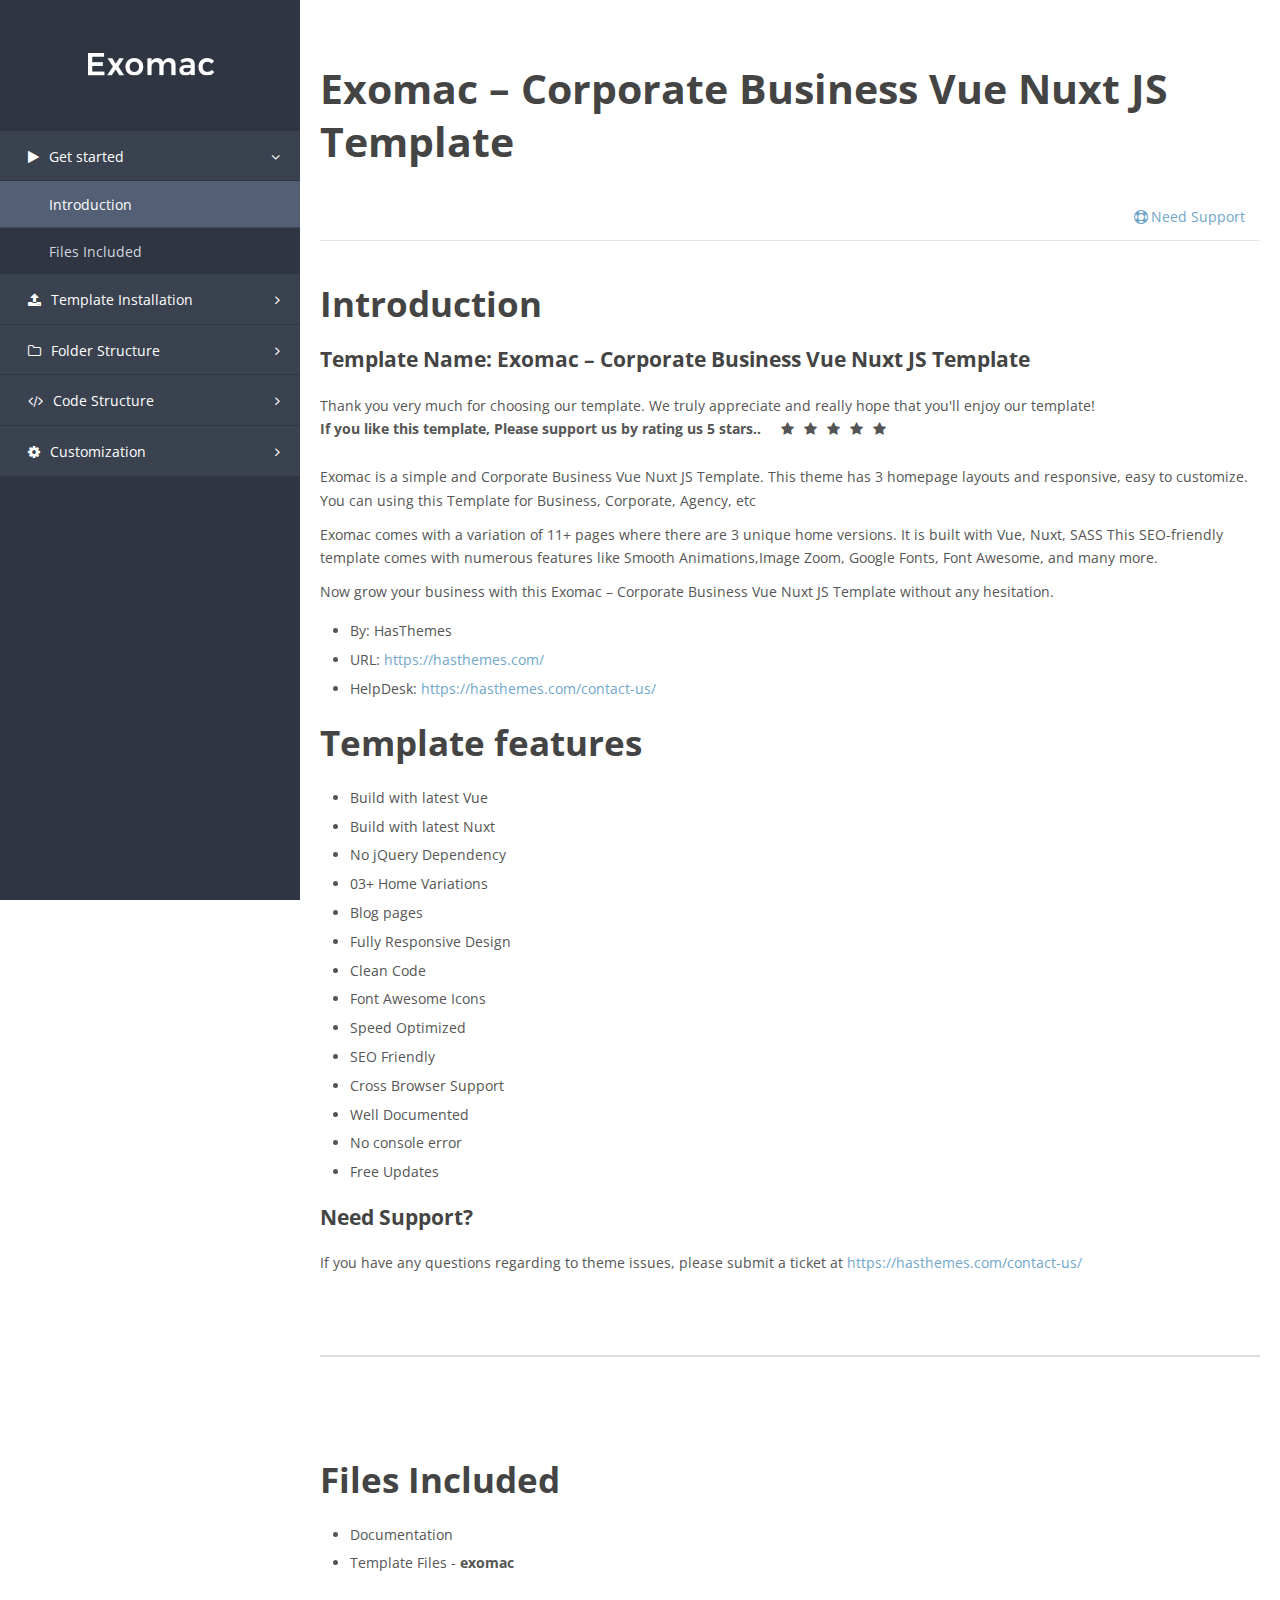
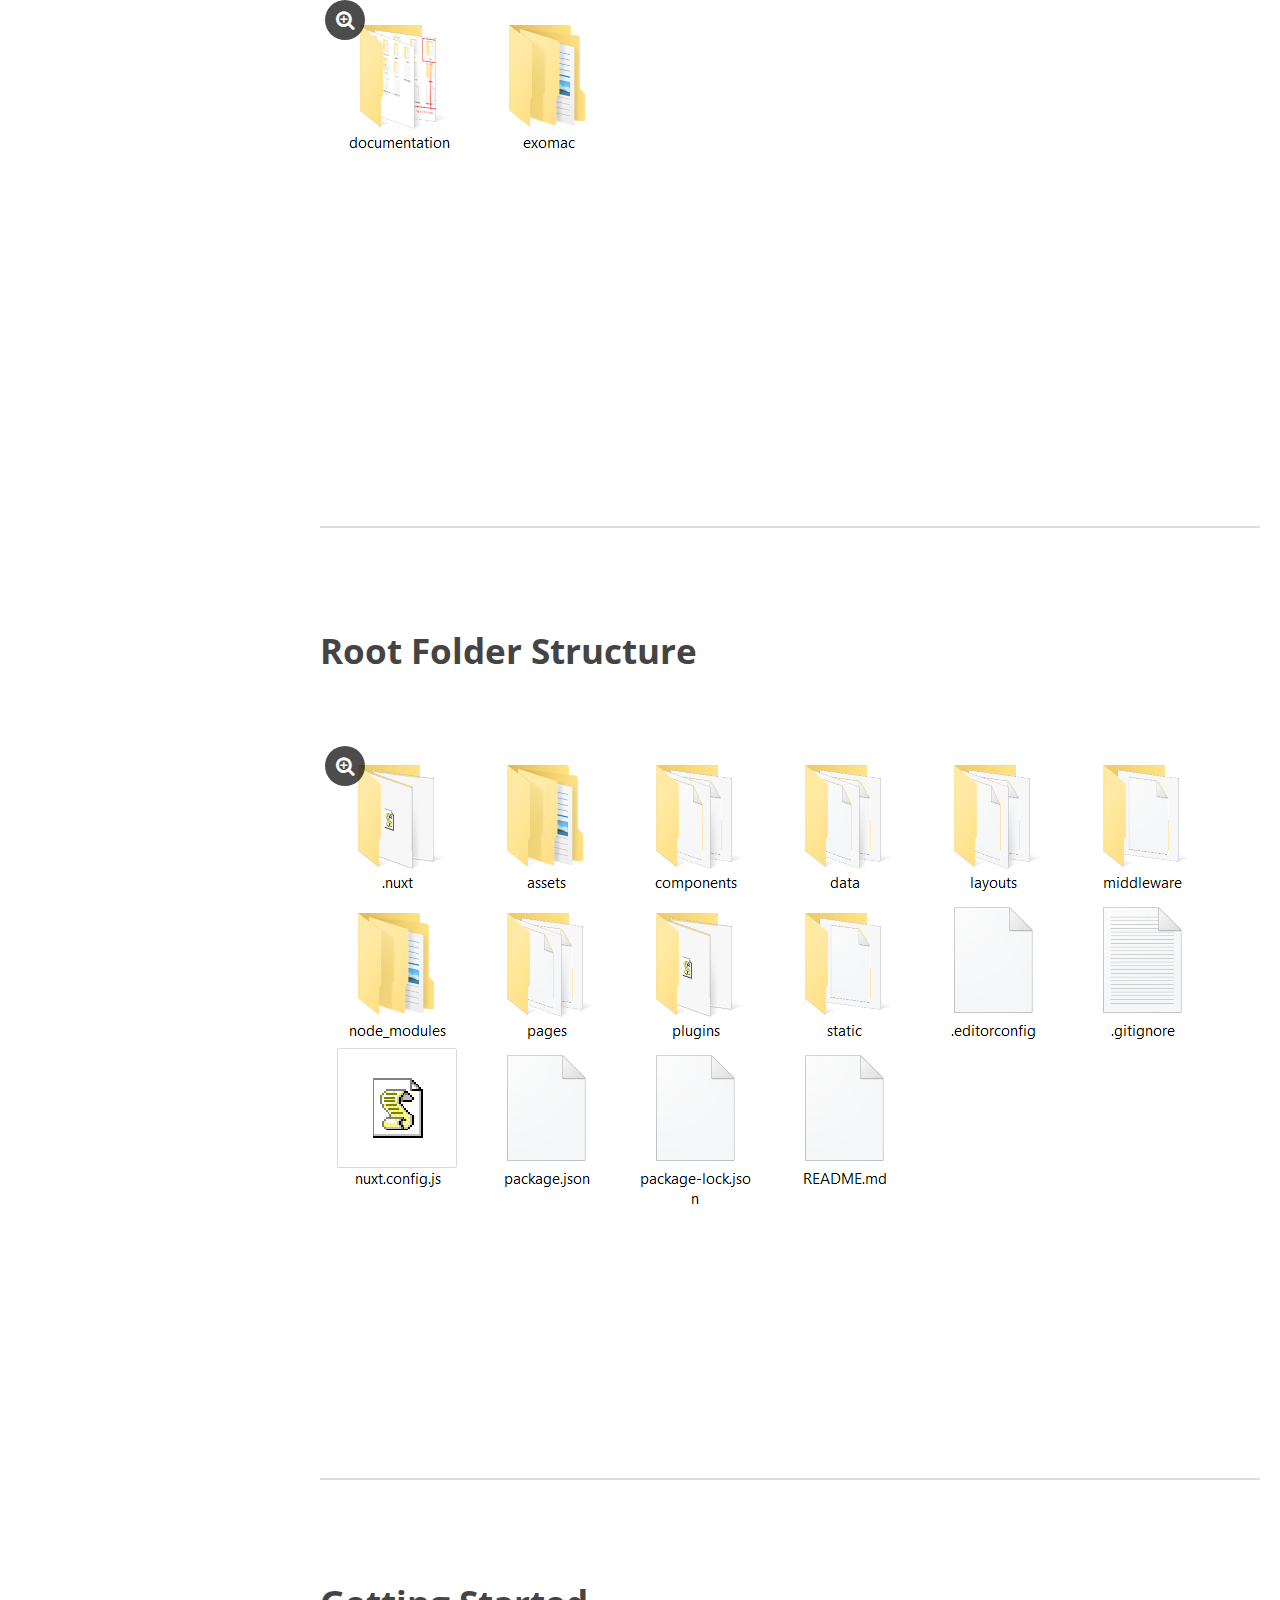
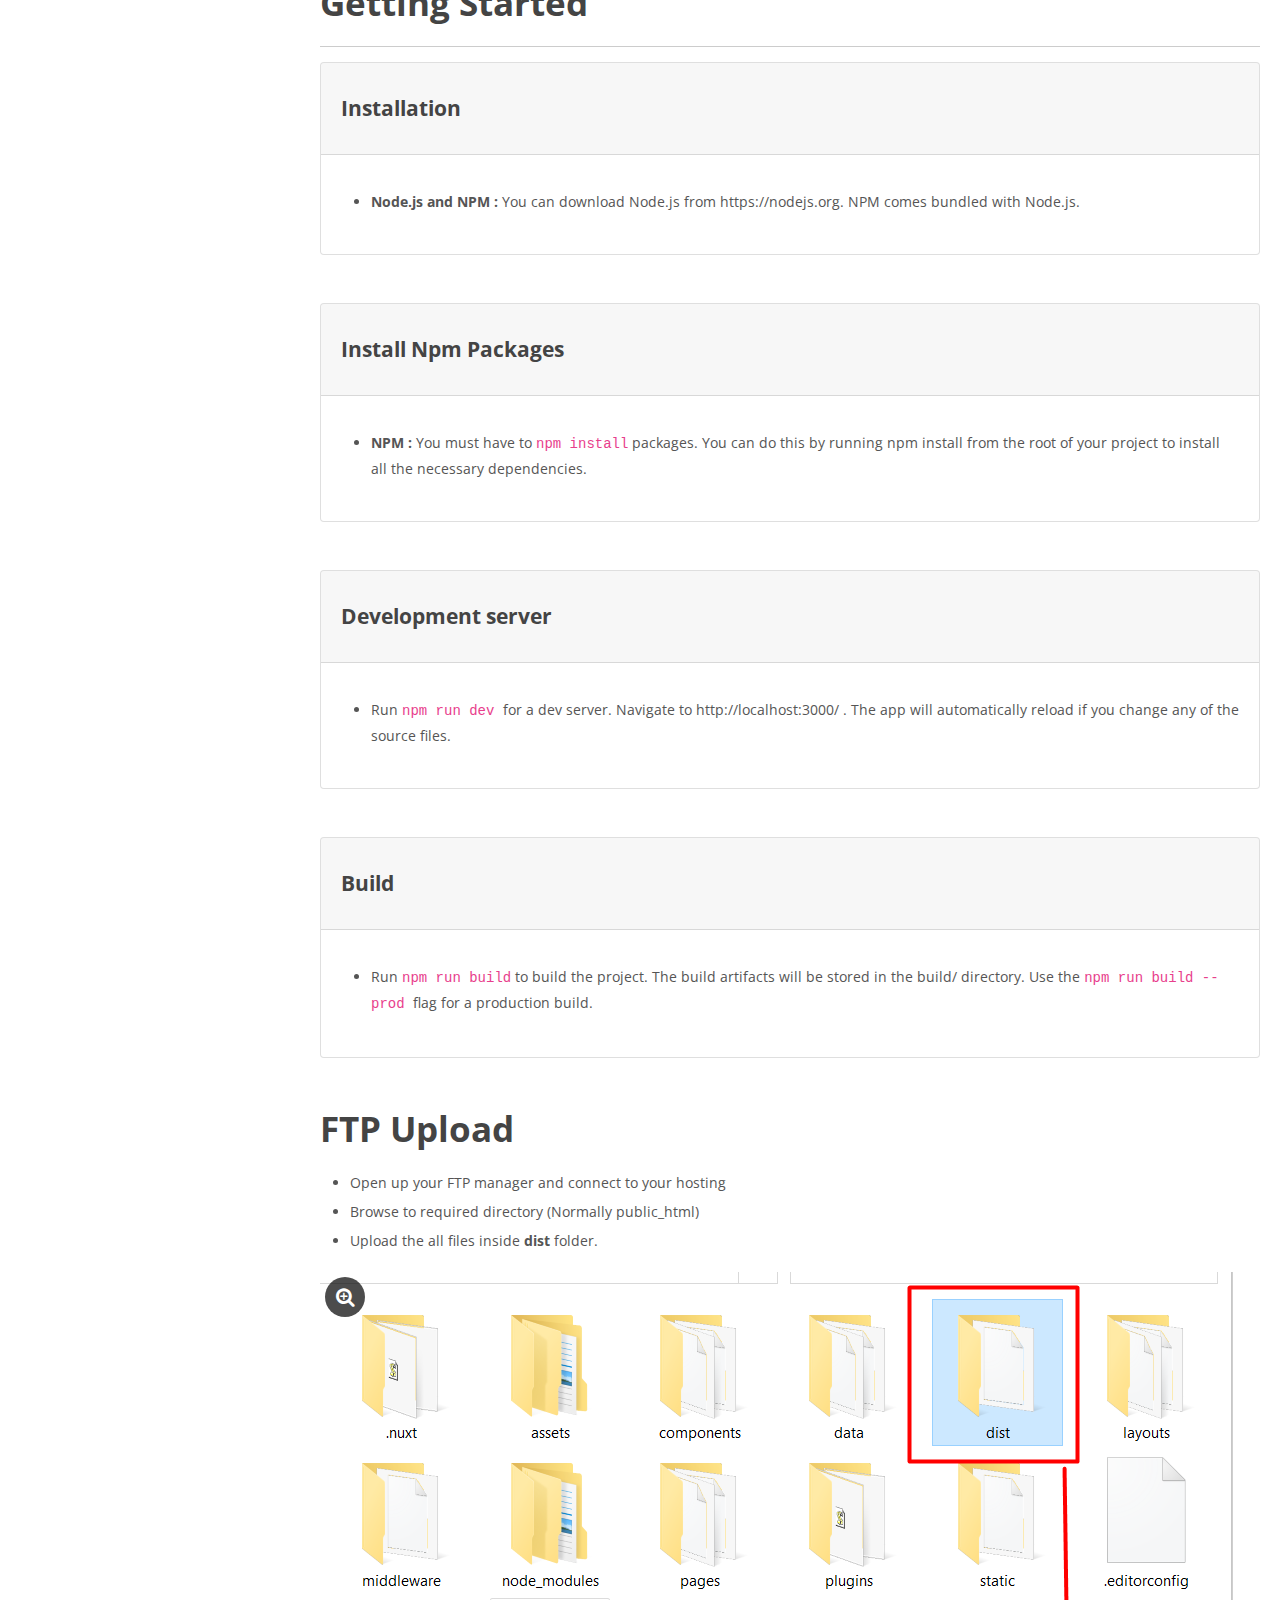
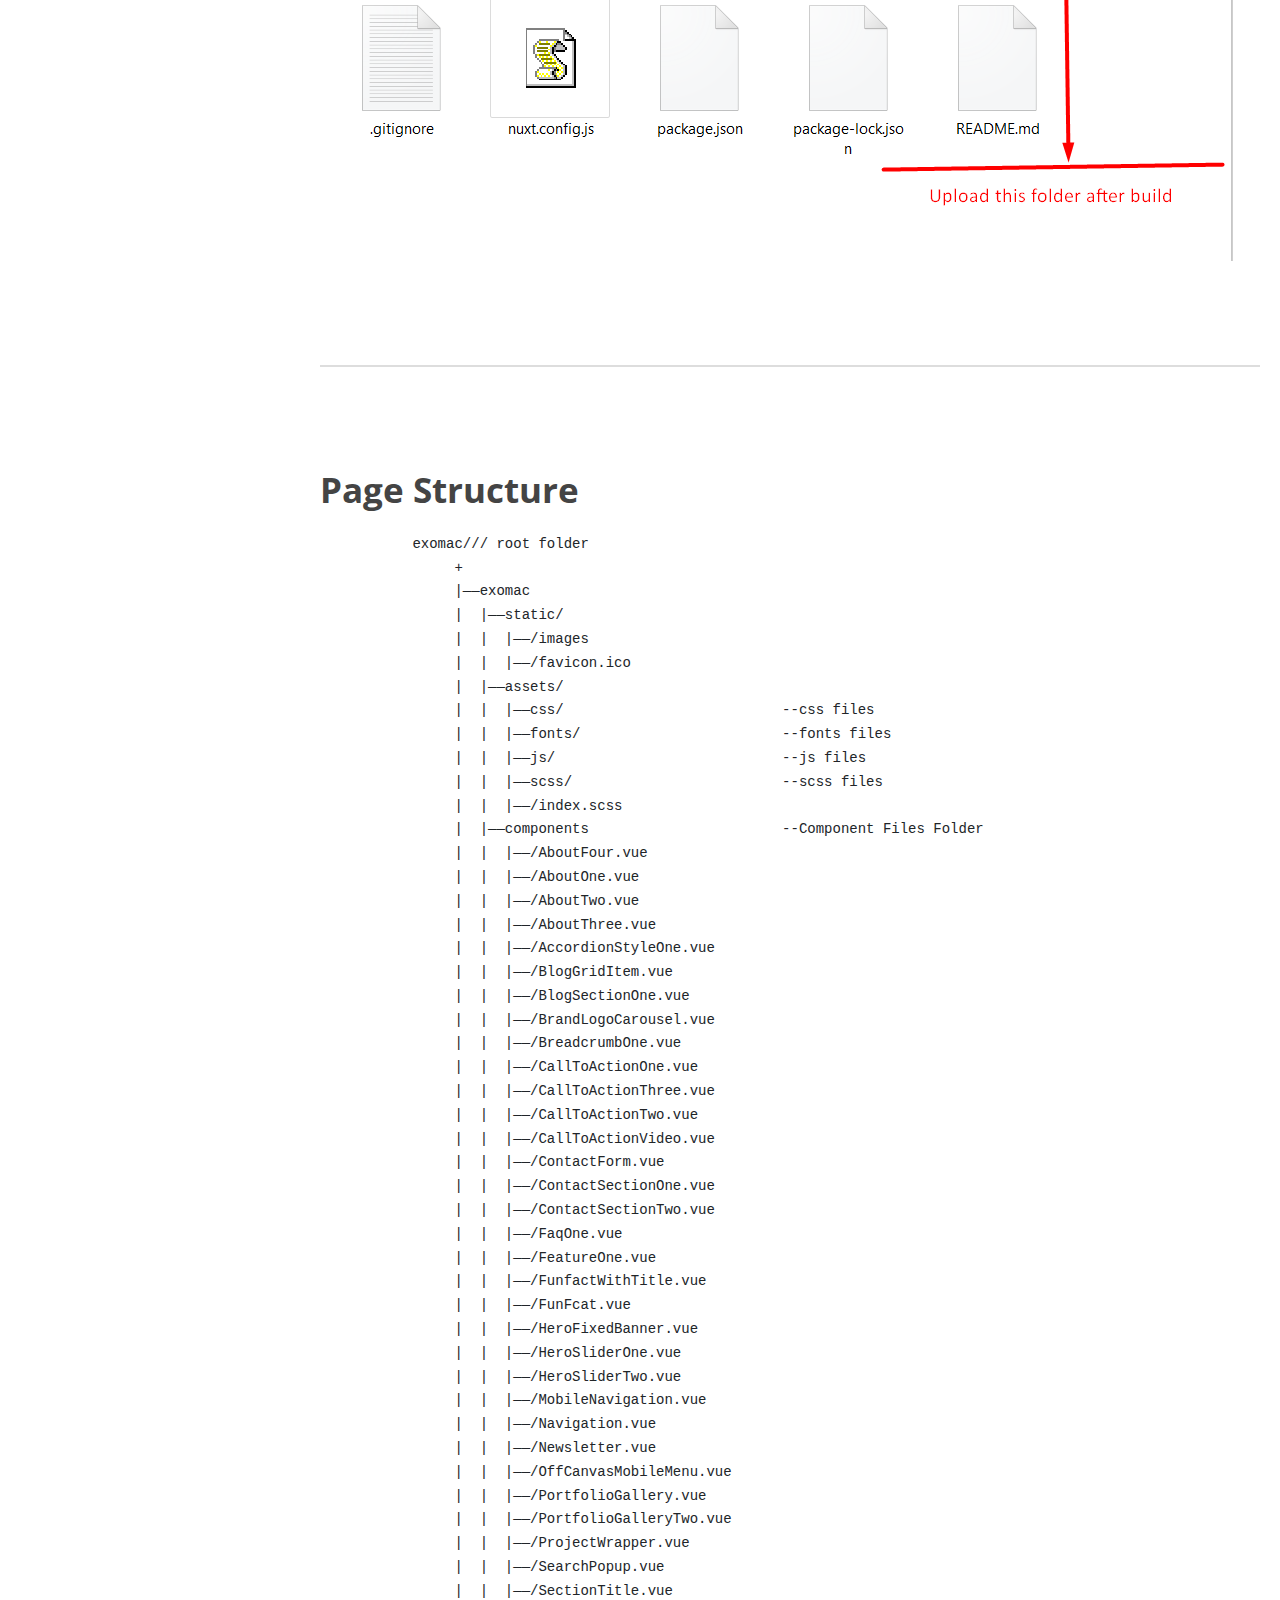
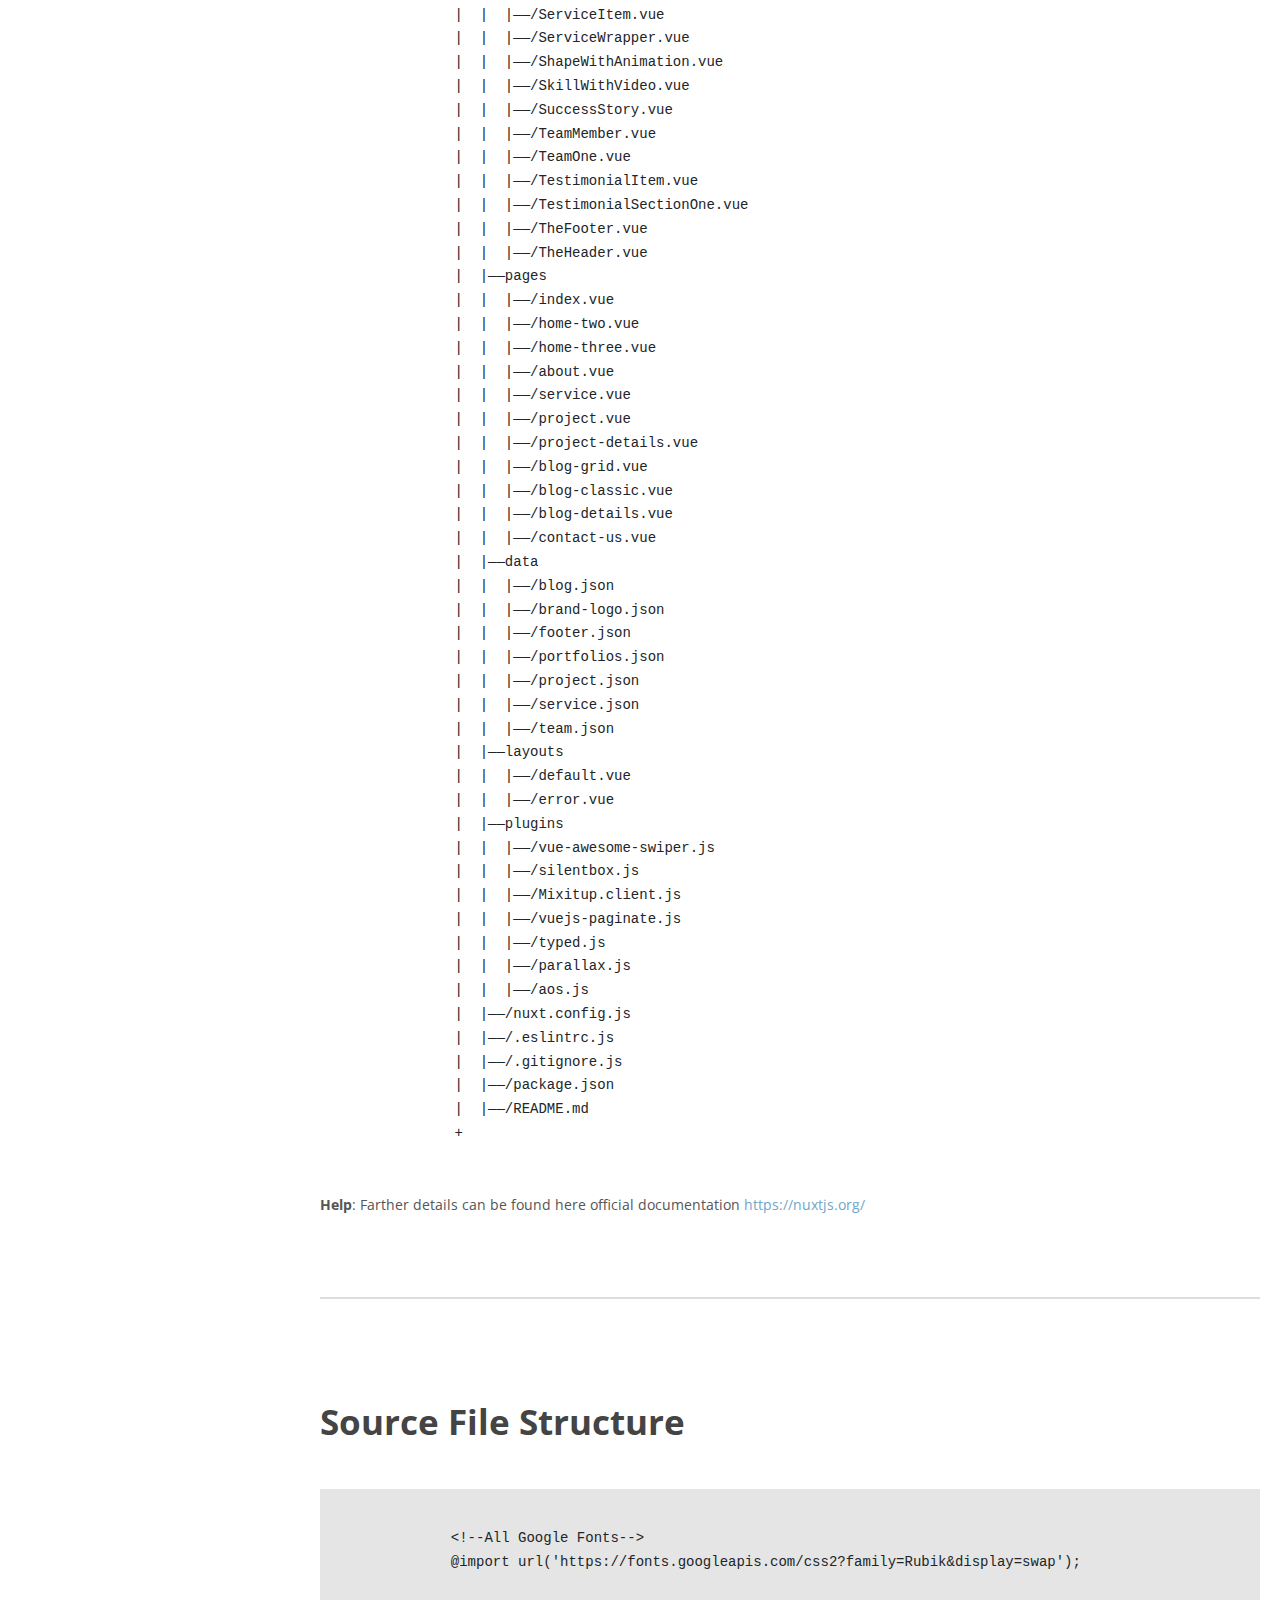
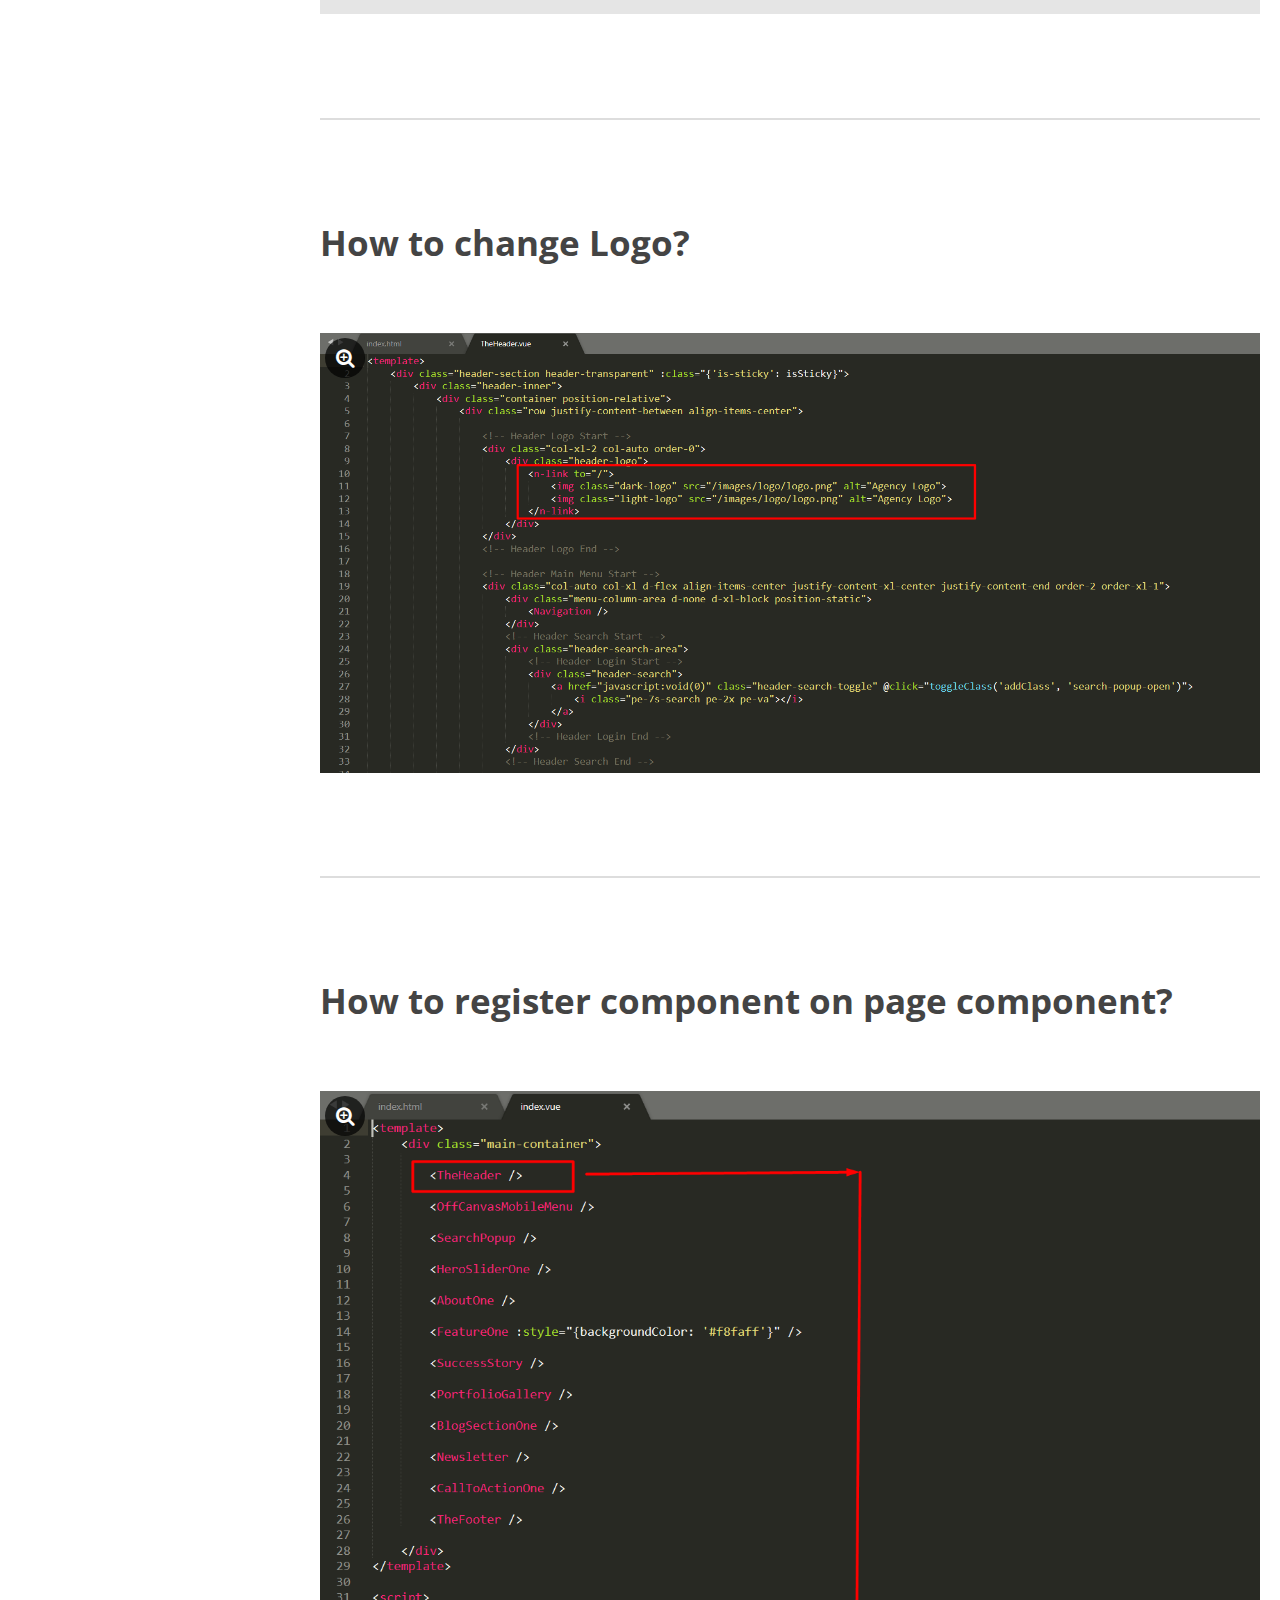
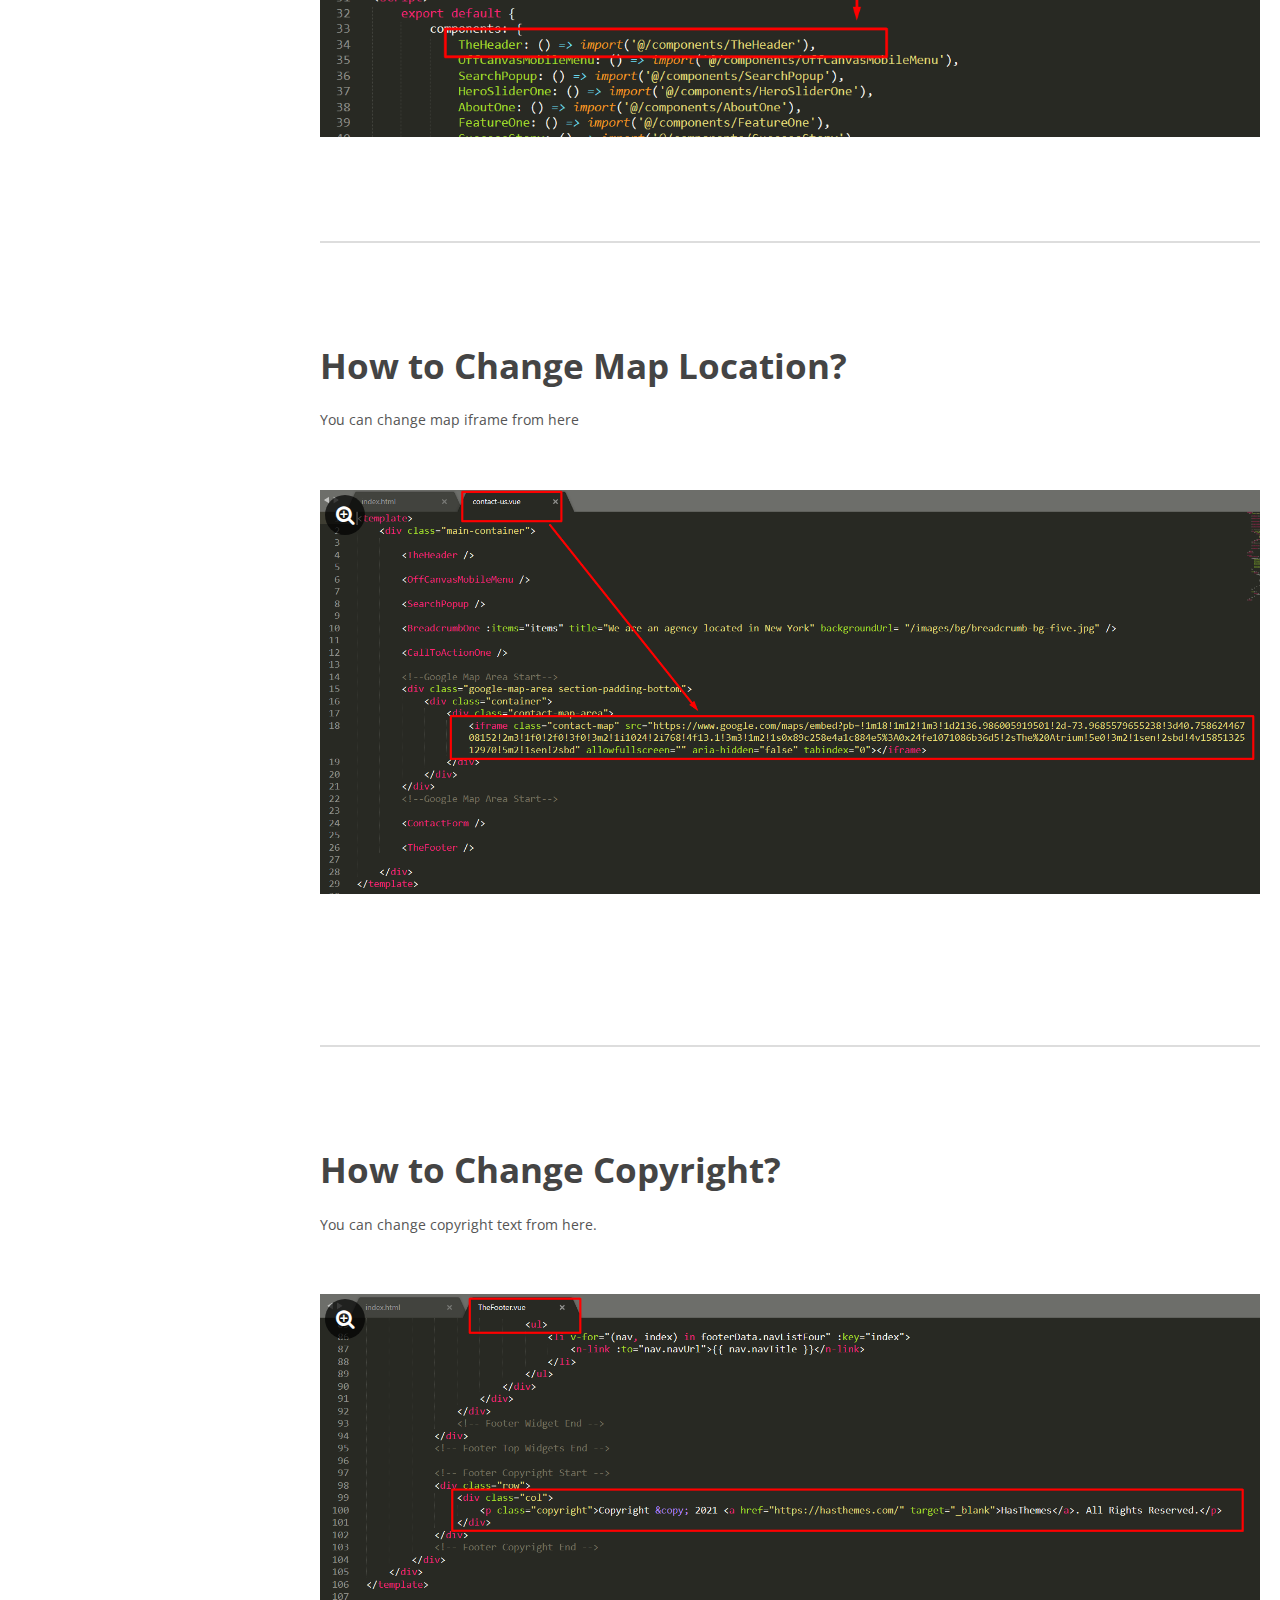
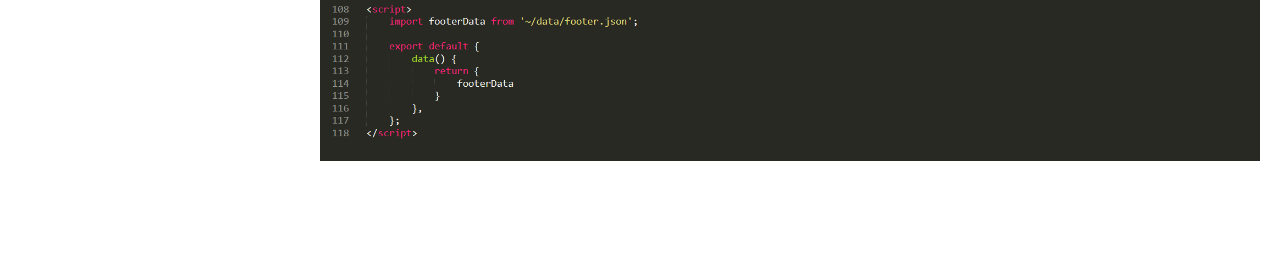
<file: vue-nuxt-js/documentation/index.html>
<!DOCTYPE html>
<html lang="en">

<head>
  <meta charset="UTF-8" />
  <meta name="viewport" content="width=device-width, initial-scale=1" />
  <title>Exomac – Corporate Business Vue Nuxt JS Template</title>
  <!-- Favicon icon -->
  <link rel="icon" type="image/x-icon" href="images/favicon.ico" />
  <link rel="stylesheet" href="assets/jquery.fancybox.min.css" />
  <link href="http://fonts.googleapis.com/css?family=Open+Sans:400italic,400,700" rel="stylesheet" type="text/css" />
  <link rel="stylesheet" href="assets/bootstrap.min.css" />
  <link href="https://maxcdn.bootstrapcdn.com/font-awesome/4.4.0/css/font-awesome.min.css" rel="stylesheet" />
  <link rel="stylesheet" href="style.css" type="text/css" media="all" />
</head>

<body>
  <div class="body-wrapper container-fluid p-0">
    <!-- nav area -->
    <div class="nav-wrapper">
      <div class="logo-wrapper">
        <h1 class="logo-title">
          Exomac – Corporate Business Vue Nuxt JS Template
        </h1>
      </div>
      <div class="navigation" id="nav">
        <div class="nav-item active">
          <a class="nav-list-item"><i class="fa fa-play"></i>Get started</a>
          <div class="sub-nav">
            <a class="sub-nav-item active" href="#introduction">Introduction</a>
            <a class="sub-nav-item" href="#filesincluded">Files Included</a>
          </div>
        </div>
        <div class="nav-item">
          <a class="nav-list-item"><i class="fa fa-upload"></i>Template Installation</a>
          <div class="sub-nav">
            <a class="sub-nav-item" href="#install-steps">Installation Steps</a>
          </div>
        </div>
        <div class="nav-item">
          <a class="nav-list-item"><i class="fa fa-folder-o" href="#folder-structure"></i>Folder
            Structure</a>
          <div class="sub-nav">
            <a class="sub-nav-item" href="#root-folder-structure">Root Folder Structure</a>
            <a class="sub-nav-item" href="#src-folder-structure">Src Folder Structure</a>
          </div>
        </div>
        <div class="nav-item">
          <a class="nav-list-item"><i class="fa fa-code"></i>Code Structure</a>
          <div class="sub-nav">
            <a class="sub-nav-item" href="#page-structure">Page Structure</a>
            <a class="sub-nav-item" href="#sourcefile-structure">Source File Structure</a>
          </div>
        </div>
        <div class="nav-item">
          <a class="nav-list-item"><i class="fa fa-cog"></i>Customization</a>
          <div class="sub-nav">
            <a class="sub-nav-item" href="#logo-change">Change Logo</a>
            <a class="sub-nav-item" href="#content-change">Change Content & Images</a>
            <a class="sub-nav-item" href="#map-change">Change Map Location</a>
            <a class="sub-nav-item" href="#copyright-change">Change Copyrigt Text</a>
          </div>
        </div>
      </div>
    </div>

    <!-- content area -->
    <div class="content-wrapper" id="content">
      <div class="doc-hero-wrap">
        <div class="hero-wrap-inner">
          <h2 class="title">Exomac – Corporate Business Vue Nuxt JS Template</h2>
        </div>
      </div>

      <div class="need-support">
        <a href="https://hasthemes.com/contact-us/" target="_blank"><i class="fa fa-support"></i>Need Support</a>
      </div>

      <!-- Getting start -->
      <div class="content-section" id="introduction" style="display: block;">
        <h3>Introduction</h3>
        <h5>Template Name: Exomac – Corporate Business Vue Nuxt JS Template</h5>
        Thank you very much for choosing our template. We truly appreciate and
        really hope that you'll enjoy our template! <br />
        <strong>If you like this template, Please support us by rating us 5
          stars..</strong>&nbsp;&nbsp;&nbsp;&nbsp;&nbsp;<i class="fa fa-star"></i><i class="fa fa-star"></i><i
          class="fa fa-star"></i><i class="fa fa-star"></i><i class="fa fa-star"></i><br /><br />

        <p>Exomac is a simple and Corporate Business Vue Nuxt JS Template. This theme has 3 homepage layouts and responsive, easy to customize. You can using this Template for Business, Corporate, Agency, etc</p>

        <p>Exomac comes with a variation of 11+ pages where there are 3 unique home versions. It is built with Vue, Nuxt, SASS This SEO-friendly template comes with numerous features like Smooth Animations,Image Zoom, Google Fonts, Font Awesome, and many more.</p>

        <p>Now grow your business with this Exomac – Corporate Business Vue Nuxt JS Template without any hesitation.</p> 

        <ul>
          <li>By: HasThemes</li>
          <li>
            URL:
            <a target="_blank" href="https://hasthemes.com/">https://hasthemes.com/</a>
          </li>
          <li>
            HelpDesk:
            <a target="_blank" href="https://hasthemes.com/contact-us/">https://hasthemes.com/contact-us/</a>
          </li>
        </ul>
        <h3>Template features</h3>
        <ul>
          <li>Build with latest Vue</li>
          <li>Build with latest Nuxt</li>
          <li>No jQuery Dependency</li>
          <li>03+ Home Variations</li>
          <li>Blog pages</li>
          <li>Fully Responsive Design</li>
          <li>Clean Code</li>
          <li>Font Awesome Icons</li>
          <li>Speed Optimized</li>
          <li>SEO Friendly</li>
          <li>Cross Browser Support</li>
          <li>Well Documented</li>
          <li>No console error</li>
          <li>Free Updates</li>
        </ul>
        <h5>Need Support?</h5>
        If you have any questions regarding to theme issues, please submit a
        ticket at
        <a href="https://hasthemes.com/contact-us/" target="_blank">https://hasthemes.com/contact-us/</a>
      </div>
      <div class="content-section" id="filesincluded">
        <h3>Files Included</h3>
        <ul>
          <li>Documentation</li>
          <li>Template Files - <strong>exomac</strong></li>
        </ul>
        <a class="popup_image" data-fancybox="install-file" href="images/installation/1.png">
            <img src="images/installation/1.png" />
        </a>
      </div>
      <div class="content-section" id="root-folder-structure">
        <h3>Root Folder Structure</h3>
        <br />
        <br />
        <a class="popup_image" data-fancybox="install-file" href="images/folder-structure/1.png">
            <img src="images/folder-structure/1.png" />
        </a>
      </div>

      <div class="content-section" id="install-steps">

        <div id="started">
          <div class="page-header">
              <h3>Getting Started</h3>
              <hr class="notop">
          </div>
          <div class="card mb-5">
              <div class="card-header">
                  <h5>Installation</h5>
              </div>
              <div class="card-body">
                  <ul>
                      <li><b>Node.js and NPM :</b> You can download Node.js from https://nodejs.org. NPM comes bundled with Node.js.</li>
                  </ul>
              </div>
          </div>
          <div class="card mb-5">
              <div class="card-header">
                  <h5>Install Npm Packages</h5>
              </div>
              <div class="card-body">
                  <ul>
                      <li><b>NPM :</b> You must have to <code>npm install</code> packages. You can do this by running npm install from the root of your project to install all the necessary dependencies.</li>
                  </ul>
              </div>
          </div>
          <div class="card mb-5">
              <div class="card-header">
                  <h5>Development server</h5>
              </div>
              <div class="card-body">
                  <ul>
                      <li>Run <code> npm run dev </code> for a dev server. Navigate to http://localhost:3000/ . The app will automatically reload if you change any of the source files.</li>
                  </ul>
              </div>
          </div>
          <div class="card mb-5">
              <div class="card-header">
                  <h5>Build</h5>
              </div>
              <div class="card-body">
                  <ul>
                      <li>Run <code>npm run build</code> to build the project. The build artifacts will be stored in the build/ directory. Use the <code> npm run build --prod </code> flag for a production build.</li>
                  </ul>
              </div>
          </div>
      </div>

        <h3>FTP Upload</h3>
        <ul>
          <li>Open up your FTP manager and connect to your hosting</li>
          <li>Browse to required directory (Normally public_html)</li>
          <li>Upload the all files inside <strong>dist</strong> folder.</li>
        </ul>
        <a class="popup_image" data-fancybox="install-file" href="images/folder-structure/2.png"><img
            src="images/folder-structure/2.png" /></a>
        <br />
        <br />
      </div>
      <div class="content-section" id="page-structure">
        <h3>Page Structure</h3>
            <pre>           exomac/// root folder
                +
                |——exomac
                |  |——static/
                |  |  |——/images
                |  |  |——/favicon.ico
                |  |——assets/
                |  |  |——css/                          --css files
                |  |  |——fonts/                        --fonts files
                |  |  |——js/                           --js files
                |  |  |——scss/                         --scss files
                |  |  |——/index.scss
                |  |——components                       --Component Files Folder
                |  |  |——/AboutFour.vue
                |  |  |——/AboutOne.vue
                |  |  |——/AboutTwo.vue
                |  |  |——/AboutThree.vue
                |  |  |——/AccordionStyleOne.vue
                |  |  |——/BlogGridItem.vue
                |  |  |——/BlogSectionOne.vue
                |  |  |——/BrandLogoCarousel.vue
                |  |  |——/BreadcrumbOne.vue
                |  |  |——/CallToActionOne.vue
                |  |  |——/CallToActionThree.vue
                |  |  |——/CallToActionTwo.vue
                |  |  |——/CallToActionVideo.vue
                |  |  |——/ContactForm.vue
                |  |  |——/ContactSectionOne.vue
                |  |  |——/ContactSectionTwo.vue
                |  |  |——/FaqOne.vue
                |  |  |——/FeatureOne.vue
                |  |  |——/FunfactWithTitle.vue
                |  |  |——/FunFcat.vue
                |  |  |——/HeroFixedBanner.vue
                |  |  |——/HeroSliderOne.vue
                |  |  |——/HeroSliderTwo.vue
                |  |  |——/MobileNavigation.vue
                |  |  |——/Navigation.vue
                |  |  |——/Newsletter.vue
                |  |  |——/OffCanvasMobileMenu.vue
                |  |  |——/PortfolioGallery.vue
                |  |  |——/PortfolioGalleryTwo.vue
                |  |  |——/ProjectWrapper.vue
                |  |  |——/SearchPopup.vue
                |  |  |——/SectionTitle.vue
                |  |  |——/ServiceItem.vue
                |  |  |——/ServiceWrapper.vue
                |  |  |——/ShapeWithAnimation.vue
                |  |  |——/SkillWithVideo.vue
                |  |  |——/SuccessStory.vue
                |  |  |——/TeamMember.vue
                |  |  |——/TeamOne.vue
                |  |  |——/TestimonialItem.vue
                |  |  |——/TestimonialSectionOne.vue
                |  |  |——/TheFooter.vue
                |  |  |——/TheHeader.vue
                |  |——pages                       
                |  |  |——/index.vue
                |  |  |——/home-two.vue
                |  |  |——/home-three.vue
                |  |  |——/about.vue
                |  |  |——/service.vue
                |  |  |——/project.vue
                |  |  |——/project-details.vue
                |  |  |——/blog-grid.vue
                |  |  |——/blog-classic.vue
                |  |  |——/blog-details.vue
                |  |  |——/contact-us.vue
                |  |——data
                |  |  |——/blog.json
                |  |  |——/brand-logo.json
                |  |  |——/footer.json
                |  |  |——/portfolios.json
                |  |  |——/project.json
                |  |  |——/service.json
                |  |  |——/team.json
                |  |——layouts
                |  |  |——/default.vue
                |  |  |——/error.vue
                |  |——plugins
                |  |  |——/vue-awesome-swiper.js
                |  |  |——/silentbox.js
                |  |  |——/Mixitup.client.js
                |  |  |——/vuejs-paginate.js
                |  |  |——/typed.js
                |  |  |——/parallax.js
                |  |  |——/aos.js
                |  |——/nuxt.config.js
                |  |——/.eslintrc.js
                |  |——/.gitignore.js                    
                |  |——/package.json
                |  |——/README.md
                +

            </pre>
            <span><b>Help</b>: Farther details can be found here official documentation <a href="https://vuejs.org/v2/guide/">https://nuxtjs.org/</a></span>
      </div>
      <div class="content-section" id="sourcefile-structure">
        <h3>Source File Structure</h3>
        <br />
          <pre class="pre-format">            
            &lt;!--All Google Fonts--&gt;
            @import url('https://fonts.googleapis.com/css2?family=Rubik&display=swap');
          </pre>         
        <br />
      </div>
      <div class="content-section" id="logo-change">
        <h3>How to change Logo?</h3>
        <br />
        <br />
        <a class="popup_image" data-fancybox="install-file" href="images/customization/logo.png"><img
            src="images/customization/logo.png" /></a>
        <br />
        <br />
      </div>
      <div class="content-section" id="content-change">
        <h3>How to register component on page component?</h3>
        <br />
        <br />
        <a class="popup_image" data-fancybox="install-file" href="images/customization/data.png"><img
            src="images/customization/component-reg.png" /></a>
        <br />
        <br />
      </div>
      <div class="content-section" id="map-change">
        <h3>How to Change Map Location?</h3>
        <p>
          You can change map iframe from here
        </p>
        <br />
        <br />
        <a class="popup_image" data-fancybox="install-file" href="images/customization/map.png"><img
            src="images/customization/map.png" /></a>
        <br />
        <br />

        <br />
        <br />
      </div>
      <div class="content-section" id="copyright-change">
        <h3>How to Change Copyright?</h3>
        <p>
          You can change copyright text from here.
        </p>
        <br />
        <br />
        <a class="popup_image" data-fancybox="install-file" href="images/customization/copyright.png"><img
            src="images/customization/copyright.png" /></a>

        <br />
        <br />
      </div>
    </div>
  </div>
  <!-- body-wrapper -->
  <script type="text/javascript" src="assets/jquery.js"></script>
  <script type="text/javascript" src="assets/bootstrap.min.js"></script>
  <script type="text/javascript" src="assets/jquery.fancybox.min.js"></script>
  <script type="text/javascript" src="assets/script.js"></script>
</body>

</html>
</file>
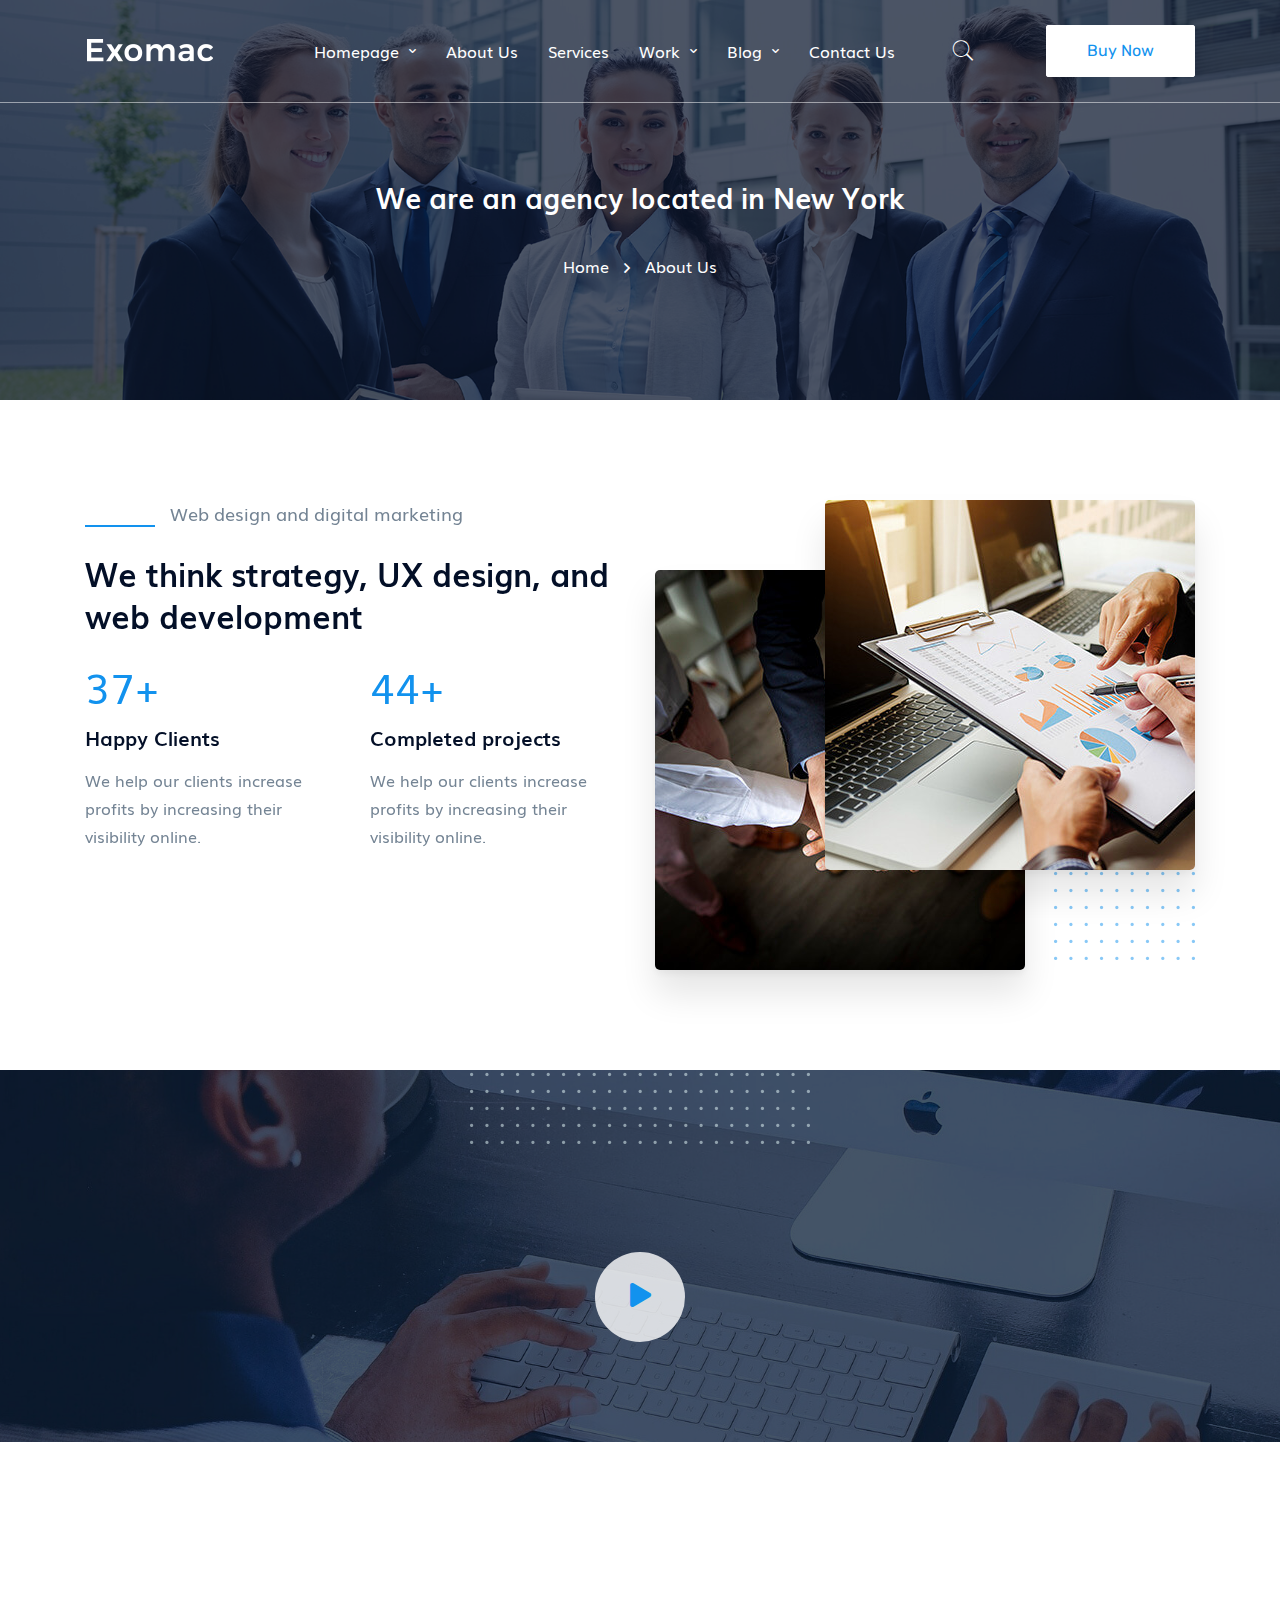
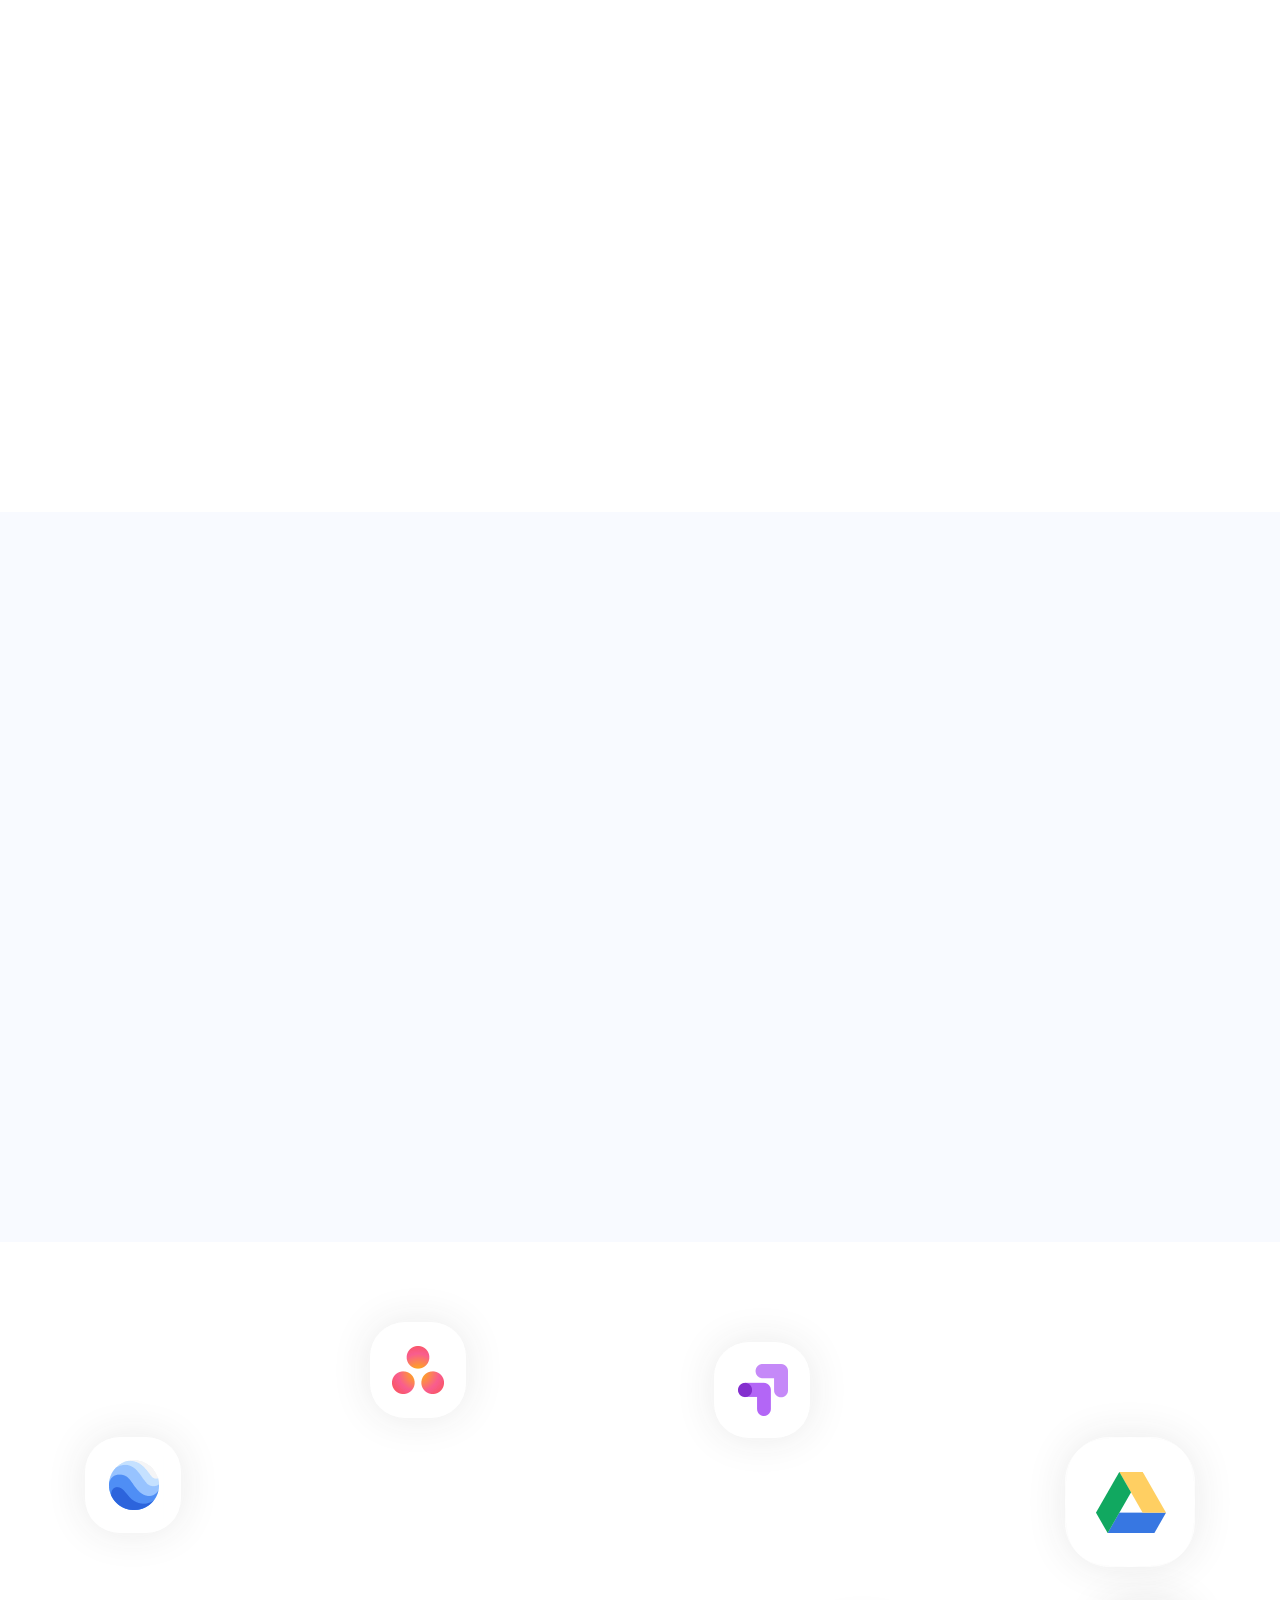
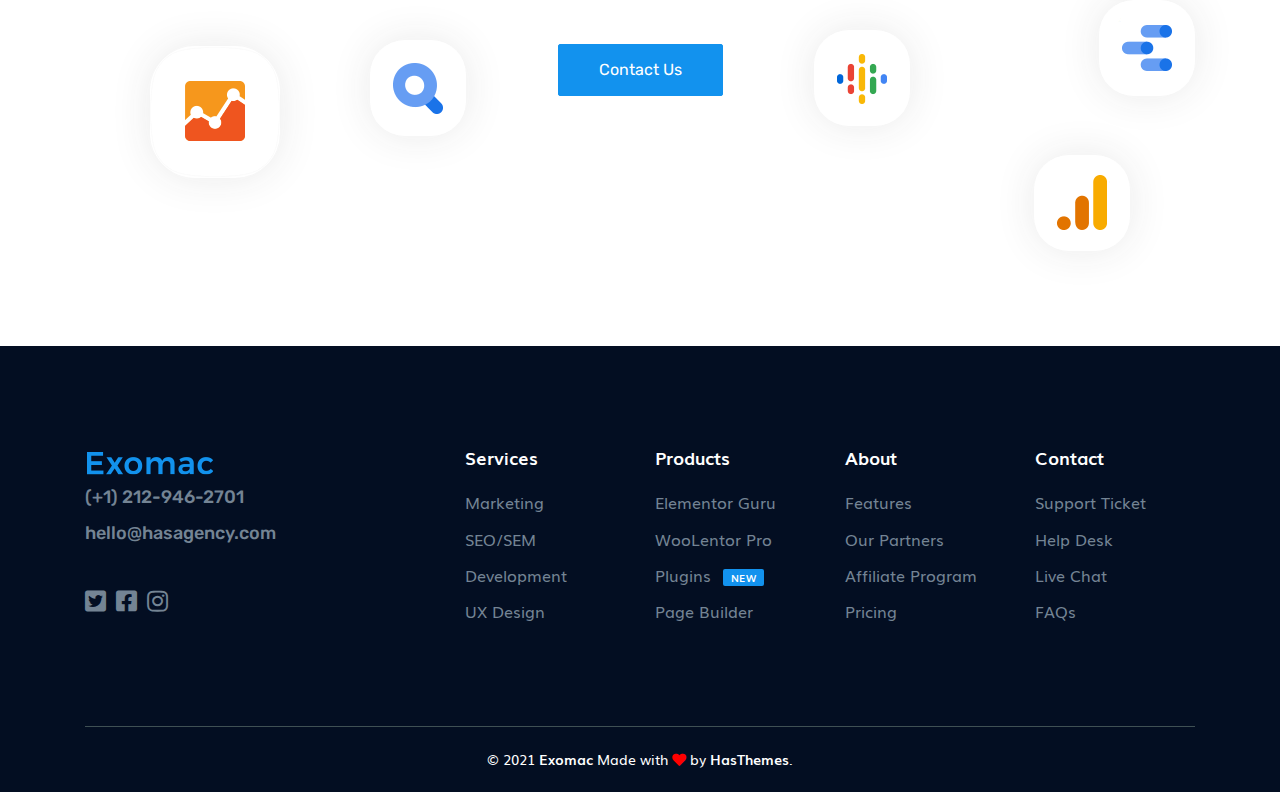
<file: exomac/about.html>
<!DOCTYPE html>
<html class="no-js" lang="en">

<head>
    <meta charset="utf-8">
    <meta http-equiv="x-ua-compatible" content="ie=edge">
    <title>About Us || Exomac</title>
    <meta name="robots" content="noindex, follow" />
    <meta name="description" content="">
    <meta name="viewport" content="width=device-width, initial-scale=1, shrink-to-fit=no">
    <!-- Favicon -->
    <link rel="shortcut icon" type="image/x-icon" href="assets/images/favicon.png">

    <!-- CSS
	============================================ -->

    <!-- Vendor CSS (Icon Font) -->
    <!--
    <link rel="stylesheet" href="assets/css/vendor/font-awesome-pro.min.css">
    <link rel="stylesheet" href="assets/css/vendor/pe-icon-7-stroke.css">
    <link rel="stylesheet" href="assets/css/vendor/muli-font.css"> -->

    <!-- Plugins CSS (All Plugins Files) -->
    <!--
    <link rel="stylesheet" href="assets/css/plugins/swiper.min.css">
    <link rel="stylesheet" href="assets/css/plugins/animate.css">
    <link rel="stylesheet" href="assets/css/plugins/aos.min.css">
    <link rel="stylesheet" href="assets/css/plugins/magnific-popup.css">
    <link rel="stylesheet" href="assets/css/plugins/jquery.animatedheadline.css">
     -->

    <!-- Main Style CSS -->
    <!-- <link rel="stylesheet" href="assets/css/style.css"> -->

    <!-- Use the minified version files listed below for better performance and remove the files listed above -->
    <link rel="stylesheet" href="assets/css/vendor/vendor.min.css">
    <link rel="stylesheet" href="assets/css/plugins/plugins.min.css">
    <link rel="stylesheet" href="assets/css/style.min.css">

</head>

<body>

    <div id="page" class="section">
        <!-- Header Section Start -->
        <div class="header-section header-transparent sticky-header section">
            <div class="header-inner">
                <div class="container position-relative">
                    <div class="row justify-content-between align-items-center">

                        <!-- Header Logo Start -->
                        <div class="col-xl-2 col-auto order-0">
                            <div class="header-logo">
                                <a href="index.html">
                                    <img class="dark-logo" src="assets/images/logo/logo.png" alt="Agency Logo">
                                    
                                </a>
                            </div>
                        </div>
                        <!-- Header Logo End -->

                        <!-- Header Main Menu Start -->
                        <div class="col-auto col-xl d-flex align-items-center justify-content-xl-center justify-content-end order-2 order-xl-1">
                            <div class="menu-column-area d-none d-xl-block position-static">
                                <nav class="site-main-menu">
                                    <ul>
                                        <li class="has-children">
                                            <a href="index.html"><span class="menu-text">Homepage</span></a>
                                            <span class="menu-toggle"><i class="far fa-angle-down"></i></span>
                                            <ul class="sub-menu">
                                                <li><a href="index.html"><span class="menu-text">Home One</span></a></li>
                                                <li><a href="index-2.html"><span class="menu-text">Home Two</span></a></li>
                                                <li><a href="index-3.html"><span class="menu-text">Home Three</span></a></li>
                                            </ul>
                                        </li>
                                        <li>
                                            <a href="about.html"><span class="menu-text">About Us</span></a>
                                        </li>
                                        <li>
                                            <a href="service.html"><span class="menu-text">Services</span></a>
                                        </li>
                                        <li class="has-children">
                                            <a href="work.html"><span class="menu-text">Work</span></a>
                                            <span class="menu-toggle"><i class="far fa-angle-down"></i></span>
                                            <ul class="sub-menu">
                                                <li><a href="work.html"><span class="menu-text">Work</span></a></li>
                                                <li><a href="work-details.html"><span class="menu-text">Work Details</span></a></li>
                                            </ul>
                                        </li>
                                        <li class="has-children">
                                            <a href="#"><span class="menu-text">Blog</span></a>
                                            <span class="menu-toggle"><i class="far fa-angle-down"></i></span>
                                            <ul class="sub-menu">
                                                <li><a href="blog-grid.html"><span class="menu-text">Blog Grid</span></a></li>
                                                <li><a href="blog-classic.html"><span class="menu-text">Blog Classic</span></a></li>
                                                <li><a href="blog-details.html"><span class="menu-text">Blog Details</span></a></li>
                                            </ul>
                                        </li>
                                        <li>
                                            <a href="contact-us.html"><span class="menu-text">Contact Us</span></a>
                                        </li>
                                    </ul>
                                </nav>
                            </div>
                            <!-- Header Search Start -->
                            <div class="header-search-area ml-xl-7 ml-0">

                                <!-- Header Login Start -->
                                <div class="header-search">
                                    <a href="javascript:void(0)" class="header-search-toggle"><i class="pe-7s-search pe-2x pe-va"></i></a>
                                </div>
                                <!-- Header Login End -->
                            </div>
                            <!-- Header Search End -->

                            <!-- Header Mobile Menu Toggle Start -->
                            <div class="header-mobile-menu-toggle d-xl-none ml-sm-2">
                                <button class="toggle">
                                    <i class="icon-top"></i>
                                    <i class="icon-middle"></i>
                                    <i class="icon-bottom"></i>
                                </button>
                            </div>
                            <!-- Header Mobile Menu Toggle End -->
                        </div>
                        <!-- Header Main Menu End -->

                        <!-- Header Right Start -->
                        <div class="col-xl-2 col d-none d-sm-flex justify-content-end order-1 order-xl-2">
                            <a href="#" class="btn btn-light btn-hover-primary">Buy Now</a>
                        </div>
                        <!-- Header Right End -->

                    </div>
                </div>
            </div>
        </div>
        <!-- Header Section End -->

        <!-- Main Search Start -->
        <div class="main-search-active">
            <div class="sidebar-search-icon">
                <button class="search-close"><i class="pe-7s-close"></i></button>
            </div>
            <div class="sidebar-search-input">
                <form action="#">
                    <div class="form-search">
                        <input id="search" class="input-text" value="" placeholder="" type="search">
                        <button>
                            <i class="fa fa-search"></i>
                        </button>
                    </div>
                </form>
                <p class="form-description">Hit enter to search or ESC to close</p>
            </div>
        </div>
        <!-- Main Search End -->

        <!-- Page Title Section Start -->
        <div class="page-title-section section section-padding-top" data-bg-color="#000" data-overlay="0.7" data-bg-image="assets/images/bg/breadcrumb-bg.jpg">
            <div class="page-title">
                <div class="container">
                    <h1 class="title">We are an agency located in New York</h1>
                </div>
            </div>
            <div class="page-breadcrumb position-static">
                <div class="container">
                    <ul class="breadcrumb justify-content-center">
                        <li><a href="index.html">Home</a></li>
                        <li class="current">About Us</li>
                    </ul>
                </div>
            </div>
        </div>
        <!-- Page Title Section End -->

        <!-- About Section Start -->
        <div class="section section-padding-top about-section-padding-bottom-200">
            <div class="container">

                <!-- About Wrapper Start -->
                <div class="row">

                    <!-- About Start -->
                    <div class="col-xl-6 col-lg-6 col-12" data-aos="fade-up">
                        <!-- About Content Area Start -->
                        <div class="about-content-area mt-0 mb-md-10 mb-10">
                            <!-- Section Title Two Start -->
                            <div class="section-title-two">
                                <span class="sub-title">Web design and digital marketing</span>
                                <h3 class="title">We think strategy, UX design, and web development</h3>
                            </div>
                            <!-- Section Title Two End -->

                            <div class="row row-cols-sm-2 row-cols-auto mb-n6">
                                <!-- Single About Funfuct Start -->
                                <div class="col mb-6" data-aos="fade-up">
                                    <div class="about-funfact">
                                        <div class="number"><span class="counter">110</span>+</div>
                                        <h6 class="text">Happy Clients</h6>
                                        <p>We help our clients increase profits by increasing their visibility online.</p>
                                    </div>
                                </div>
                                <!-- Single About Funfuct Start -->
                                <!-- Single About Funfuct Start -->
                                <div class="col mb-6" data-aos="fade-up">
                                    <div class="about-funfact">
                                        <div class="number"><span class="counter">130</span>+</div>
                                        <h6 class="text">Completed projects</h6>
                                        <p>We help our clients increase profits by increasing their visibility online.</p>
                                    </div>
                                </div>
                                <!-- Single About Funfuct Start -->
                            </div>
                        </div>
                        <!-- About Content Area Start -->
                    </div>
                    <!-- About Start -->

                    <!-- About Image Area Start -->
                    <div class="col-xl-6 col-lg-6 col-12" data-aos="fade-up">
                        <div class="about-image-area about-shape-animation right-0 mr-0">
                            <div class="about-image js-tilt">
                                <img src="assets/images/about/about-1.jpg" alt="">
                            </div>
                            <div class="about-image js-tilt">
                                <img src="assets/images/about/about-2.jpg" alt="">
                            </div>
                            <!-- Animation Shape Start -->
                            <div class="shape shape-1 scene">
                                <span data-depth="1"><img src="assets/images/shape-animation/video-shape-1.png" alt=""></span>
                            </div>
                            <!-- Animation Shape End -->
                        </div>
                    </div>
                    <!-- About Image Area Start -->

                </div>
                <!-- About Wrapper End -->

            </div>
        </div>
        <!-- About Section End -->

        <!-- Video Section Start -->
        <div class="video-section section section-padding" data-bg-color="#000" data-overlay="0.7" data-bg-image="assets/images/bg/video-bg.jpg">

            <div class="container text-center">

                <!-- Section Title Start -->
                <div class="section-title color-light text-center" data-aos="fade-up">
                    <h2 class="title">A full-service creative agency since 2007</h2>
                </div>
                <!-- Section Title End -->
                <a href="https://www.youtube.com/watch?v=eS9Qm4AOOBY" class="play-btn icon video-popup"><i class="fas fa-play"></i></i></a>

            </div>

            <!-- Animation Shape Start -->
            <div class="shape shape-1 scene">
                <span data-depth="1">
                    <img src="assets/images/shape-animation/newsletter-shape.png" alt="">
                </span>
            </div>
            <!-- Animation Shape End -->

        </div>
        <!-- Video Section End -->

        <!-- About Section Start -->
        <div class="section section-padding-top section-padding-bottom-180">
            <div class="container">

                <!-- About Wrapper Start -->
                <div class="row">

                    <!-- About Image Area Start -->
                    <div class="col-xl-7 col-lg-6 col-12" data-aos="fade-up">
                        <div class="about-image-area">
                            <div class="about-image js-tilt">
                                <img src="assets/images/about/about-3.jpg" alt="">
                            </div>
                            <div class="about-image js-tilt">
                                <img src="assets/images/about/about-4.jpg" alt="">
                            </div>
                            <!-- Animation Shape Start -->
                            <div class="shape shape-1 scene">
                                <span data-depth="1"><img src="assets/images/shape-animation/about-shape-1.png" alt=""></span>
                            </div>
                            <!-- Animation Shape End -->
                        </div>
                    </div>
                    <!-- About Image Area Start -->

                    <!-- About Start -->
                    <div class="col-xl-5 col-lg-6 col-12" data-aos="fade-up">
                        <!-- About Content Area Start -->
                        <div class="about-content-area">
                            <!-- Section Title Two Start -->
                            <div class="section-title-two">
                                <span class="sub-title">Our solutions begin with brand research</span>
                                <h3 class="title">We’ve worked alongside plenty of brands & startups</h3>
                            </div>
                            <!-- Section Title Two End -->

                            <p>Our team of designers and developers are perfectionists who love what they do – we thrive off pushing the boundaries of our clients’ expectations and our own capabilities.</p>

                            <a class="btn btn-primary btn-hover-secondary mt-xl-12 mt-lg-8 mt-md-6 mt-4" href="#">Get Started</a>
                        </div>
                        <!-- About Content Area Start -->
                    </div>
                    <!-- About Start -->

                </div>
                <!-- About Wrapper End -->

            </div>
        </div>
        <!-- About Section End -->

        <!-- Testimonial Section Start -->
        <div class="testimonial-section section section-padding-t90 section-padding-bottom" data-bg-color="#f8faff">
            <div class="container-fluid pl-xl-16 pl-lg-3 pl-md-3 pl-sm-3 pl-3 pr-xl-16 pr-lg-3 pr-md-3 pr-sm-3 pr-3">
                <!-- Section Title Start -->
                <div class="section-title text-center" data-aos="fade-up">
                    <h2 class="title fz-32">What our customers are saying about our services</h2>
                </div>
                <!-- Section Title End -->

                <!--Testimonial Slider Start -->
                <div class="testimonial-slider swiper-container" data-aos="fade-up">
                    <div class="swiper-wrapper">

                        <div class="swiper-slide">
                            <!-- Static Testimonial Start -->
                            <div class="static-testimonial mb-6">
                                <div class="testimonial-image">
                                    <img src="assets/images/testimonial/90/author-1.png" alt="">
                                </div>
                                <div class="testimonial-content">
                                    <p>We are completely satisfied with the quality of service that we get. Workers were respectful, efficient, accommodating, cleaned up thoroughly.</p>
                                </div>
                                <div class="author-info">
                                    <div class="cite">
                                        <h6 class="name">Thomas Smith</h6>
                                        <span class="position">CEO at Flow</span>
                                    </div>
                                </div>
                            </div>
                            <!-- Static Testimonial End -->
                        </div>

                        <div class="swiper-slide">
                            <!-- Static Testimonial Start -->
                            <div class="static-testimonial mb-6">
                                <div class="testimonial-image">
                                    <img src="assets/images/testimonial/90/author-2.png" alt="">
                                </div>
                                <div class="testimonial-content">
                                    <p>We are completely satisfied with the quality of service that we get. Workers were respectful, efficient, accommodating, cleaned up thoroughly. </p>
                                </div>
                                <div class="author-info">
                                    <div class="cite">
                                        <h6 class="name">Eloise Smith</h6>
                                        <span class="position">CEO at Flow</span>
                                    </div>
                                </div>
                            </div>
                            <!-- Static Testimonial End -->
                        </div>

                        <div class="swiper-slide">
                            <!-- Static Testimonial Start -->
                            <div class="static-testimonial mb-6">
                                <div class="testimonial-image">
                                    <img src="assets/images/testimonial/90/author-3.png" alt="">
                                </div>
                                <div class="testimonial-content">
                                    <p>We are completely satisfied with the quality of service that we get. Workers were respectful, efficient, accommodating, cleaned up thoroughly.</p>
                                </div>
                                <div class="author-info">
                                    <div class="cite">
                                        <h6 class="name">Thomas Smith</h6>
                                        <span class="position">CEO at Flow</span>
                                    </div>
                                </div>
                            </div>
                            <!-- Static Testimonial End -->
                        </div>

                        <div class="swiper-slide">
                            <!-- Static Testimonial Start -->
                            <div class="static-testimonial mb-6">
                                <div class="testimonial-image">
                                    <img src="assets/images/testimonial/90/author-3.png" alt="">
                                </div>
                                <div class="testimonial-content">
                                    <p>I love their flexibility. Even when my request is too complicated to handle. they could still suggest something useful for me. </p>
                                </div>
                                <div class="author-info">
                                    <div class="cite">
                                        <h6 class="name">Florence Themes</h6>
                                        <span class="position">/ Multimedia Admin</span>
                                    </div>
                                </div>
                            </div>
                            <!-- Static Testimonial End -->
                        </div>

                    </div>
                    <div class="swiper-pagination"></div>
                </div>
                <!--Testimonial Slider End -->
            </div>
        </div>
        <!-- Testimonial Section End -->

        <!-- CTA Section Start -->
        <div class="cta-section section section-padding-250">
            <div class="container text-center icon-up-down-animation">
                <!-- Section Title Start -->
                <div class="section-title text-center" data-aos="fade-up">
                    <h2 class="title fz-34">Let's talk about your project and see how we can work together</h2>
                    <p class="sub-title">Our team of designers, developers and creatives are perfectionists
                        who love what they do and love where they work</p>
                </div>
                <!-- Section Title End -->
                <a class="btn btn-primary btn-hover-secondary" href="#">Contact Us</a>

                <!-- Icon Animation Start -->
                <div class="shape shape-1">
                    <span>
                        <img src="assets/images/icon-animation/icon-1.png" alt="">
                    </span>
                </div>
                <div class="shape shape-2">
                    <span>
                        <img src="assets/images/icon-animation/icon-2.png" alt="">
                    </span>
                </div>
                <div class="shape shape-3">
                    <span>
                        <img src="assets/images/icon-animation/icon-3.png" alt="">
                    </span>
                </div>
                <div class="shape shape-4">
                    <span>
                        <img src="assets/images/icon-animation/icon-4.png" alt="">
                    </span>
                </div>
                <div class="shape shape-5">
                    <span>
                        <img src="assets/images/icon-animation/icon-5.png" alt="">
                    </span>
                </div>
                <div class="shape shape-6">
                    <span>
                        <img src="assets/images/icon-animation/icon-6.png" alt="">
                    </span>
                </div>
                <div class="shape shape-7">
                    <span>
                        <img src="assets/images/icon-animation/icon-7.png" alt="">
                    </span>
                </div>
                <div class="shape shape-8">
                    <span>
                        <img src="assets/images/icon-animation/icon-8.png" alt="">
                    </span>
                </div>
                <div class="shape shape-9">
                    <span>
                        <img src="assets/images/icon-animation/icon-9.png" alt="">
                    </span>
                </div>
                <!-- Icon Animation End -->
            </div>
        </div>
        <!-- CTA Section End -->

        <div class="footer-section section" data-bg-color="#030e22">
            <div class="container">

                <!-- Footer Top Widgets Start -->
                <div class="row mb-lg-14 mb-md-10 mb-6">

                    <!-- Footer Widget Start -->
                    <div class="col-xl-4 col-lg-4 col-md-4 col-sm-6 col-12 col-12 mb-6">
                        <div class="footer-widget">
                            <div class="footer-logo">
                                <a href="index.html"><img src="assets/images/logo/footer-logo.png" alt="Agency Logo"></a>
                            </div>
                            <div class="footer-widget-content">
                                <div class="content">


                                    <p><a href="#">(+1) 212-946-2701</a></p>
                                    <p><a href="#">hello@hasagency.com</a> </p>
                                </div>
                                <div class="footer-social-inline">
                                    <a href="#"><i class="fab fa-twitter-square"></i></a>
                                    <a href="#"><i class="fab fa-facebook-square"></i></a>
                                    <a href="#"><i class="fab fa-instagram"></i></a>
                                </div>
                            </div>
                        </div>
                    </div>
                    <!-- Footer Widget End -->

                    <!-- Footer Widget Start -->
                    <div class="col-xl-2 col-lg-2 col-md-4 col-sm-6 col-6 mb-6">
                        <div class="footer-widget">
                            <h4 class="footer-widget-title">Services</h4>
                            <div class="footer-widget-content">
                                <ul>
                                    <li><a href="#">Marketing</a></li>
                                    <li><a href="#">SEO/SEM</a></li>
                                    <li><a href="#">Development</a></li>
                                    <li><a href="#">UX Design</a></li>
                                </ul>
                            </div>
                        </div>
                    </div>
                    <!-- Footer Widget End -->

                    <!-- Footer Widget Start -->
                    <div class="col-xl-2 col-lg-2 col-md-4 col-sm-4 col-6 mb-6">
                        <div class="footer-widget">
                            <h4 class="footer-widget-title">Products</h4>
                            <div class="footer-widget-content">
                                <ul>
                                    <li><a href="#">Elementor Guru</a></li>
                                    <li><a href="#">WooLentor Pro</a></li>
                                    <li><a href="#">Plugins <span class="ft-badge">New</span></a></li>
                                    <li><a href="#">Page Builder</a></li>
                                </ul>
                            </div>
                        </div>
                    </div>
                    <!-- Footer Widget End -->

                    <!-- Footer Widget Start -->
                    <div class="col-xl-2 col-lg-2 col-md-4 col-sm-4 col-6 mb-6">
                        <div class="footer-widget">
                            <h4 class="footer-widget-title">About</h4>
                            <div class="footer-widget-content">
                                <ul>
                                    <li><a href="#">Features</a></li>
                                    <li><a href="#">Our Partners</a></li>
                                    <li><a href="#">Affiliate Program</a></li>
                                    <li><a href="#">Pricing</a></li>
                                </ul>
                            </div>
                        </div>
                    </div>
                    <!-- Footer Widget End -->

                    <!-- Footer Widget Start -->
                    <div class="col-xl-2 col-lg-2 col-md-4 col-sm-4 col-6 mb-6">
                        <div class="footer-widget">
                            <h4 class="footer-widget-title">Contact</h4>
                            <div class="footer-widget-content">
                                <ul>
                                    <li><a href="#">Support Ticket</a></li>
                                    <li><a href="#">Help Desk</a></li>
                                    <li><a href="#">Live Chat</a></li>
                                    <li><a href="#">FAQs</a></li>
                                </ul>
                            </div>
                        </div>
                    </div>
                    <!-- Footer Widget End -->

                </div>
                <!-- Footer Top Widgets End -->

                <!-- Footer Copyright Start -->
                <div class="row">
                    <div class="col">
                        <p class="copyright">© 2021 <strong>Exomac</strong> Made with <i class="fas fa-heart text-danger" aria-hidden="true"></i> by <a href="https://hasthemes.com/"><strong>HasThemes</strong></a>.</p>
                    </div>
                </div>
                <!-- Footer Copyright End -->

            </div>
        </div>

        <!-- Scroll Top Start -->
        <a href="#" class="scroll-top" id="scroll-top">
            <i class="arrow-top fal fa-long-arrow-up"></i>
            <i class="arrow-bottom fal fa-long-arrow-up"></i>
        </a>
        <!-- Scroll Top End -->
    </div>

    <div id="site-main-mobile-menu" class="site-main-mobile-menu">
        <div class="site-main-mobile-menu-inner">
            <div class="mobile-menu-header">
                <div class="mobile-menu-logo">
                    <a href="index.html"><img src="assets/images/logo/logo.png" alt=""></a>
                </div>
                <div class="mobile-menu-close">
                    <button class="toggle">
                        <i class="icon-top"></i>
                        <i class="icon-bottom"></i>
                    </button>
                </div>
            </div>
            <div class="mobile-menu-content">
                <nav class="site-mobile-menu">
                    <ul>
                        <li class="has-children">
                            <a href="index.html"><span class="menu-text">Homepage</span></a>
                            <span class="menu-toggle"><i class="far fa-angle-down"></i></span>
                            <ul class="sub-menu">
                                <li><a href="index.html"><span class="menu-text">Home One</span></a></li>
                                <li><a href="index-2.html"><span class="menu-text">Home Two</span></a></li>
                                <li><a href="index-3.html"><span class="menu-text">Home Three</span></a></li>
                            </ul>
                        </li>
                        <li>
                            <a href="about.html"><span class="menu-text">About Us</span></a>
                        </li>
                        <li>
                            <a href="service.html"><span class="menu-text">Services</span></a>
                        </li>
                        <li class="has-children">
                            <a href="work.html"><span class="menu-text">Work</span></a>
                            <span class="menu-toggle"><i class="far fa-angle-down"></i></span>
                            <ul class="sub-menu">
                                <li><a href="work.html"><span class="menu-text">Work</span></a></li>
                                <li><a href="work-details.html"><span class="menu-text">Work Details</span></a></li>
                            </ul>
                        </li>
                        <li class="has-children">
                            <a href="#"><span class="menu-text">Blog</span></a>
                            <span class="menu-toggle"><i class="far fa-angle-down"></i></span>
                            <ul class="sub-menu">
                                <li><a href="blog-grid.html"><span class="menu-text">Blog Grid</span></a></li>
                                <li><a href="blog-classic.html"><span class="menu-text">Blog Classic</span></a></li>
                                <li><a href="blog-details.html"><span class="menu-text">Blog Details</span></a></li>
                            </ul>
                        </li>
                        <li>
                            <a href="contact-us.html"><span class="menu-text">Contact Us</span></a>
                        </li>
                    </ul>
                </nav>
            </div>
        </div>
    </div>



    <!-- JS
============================================ -->

    <!-- Vendors JS -->
    <!-- <script src="assets/js/vendor/modernizr-3.6.0.min.js"></script>
<script src="assets/js/vendor/jquery-3.6.0.min.js"></script>
<script src="assets/js/vendor/jquery-migrate-3.3.2.min.js"></script>
<script src="assets/js/vendor/bootstrap.bundle.min.js"></script> -->

    <!-- Plugins JS -->
    <!-- 
        <script src="assets/js/plugins/parallax.min.js"></script>
        <script src="assets/js/plugins/jquery.ajaxchimp.min.js"></script>
        <script src="assets/js/plugins/aos.min.js"></script>
        <script src="assets/js/plugins/imagesloaded.pkgd.min.js"></script>
        <script src="assets/js/plugins/isotope.pkgd.min.js"></script>
        <script src="assets/js/plugins/jquery.animatedheadline.min.js"></script>
        <script src="assets/js/plugins/jquery.counterup.min.js"></script>
        <script src="assets/js/plugins/jquery.magnific-popup.min.js"></script>
        <script src="assets/js/plugins/svg-inject.min.js"></script>
        <script src="assets/js/plugins/swiper.min.js"></script>
        <script src="assets/js/plugins/vanilla-tilt.min.js"></script>
        <script src="assets/js/plugins/vidim.min.js"></script>
        <script src="assets/js/plugins/vivus.min.js"></script>
        <script src="assets/js/plugins/waypoints.min.js"></script>

-->

    <!-- Use the minified version files listed below for better performance and remove the files listed above -->
    <script src="assets/js/vendor/vendor.min.js"></script>
    <script src="assets/js/plugins/plugins.min.js"></script>

    <!-- Main Activation JS -->
    <script src="assets/js/main.js"></script>





</body>

</html>
</file>
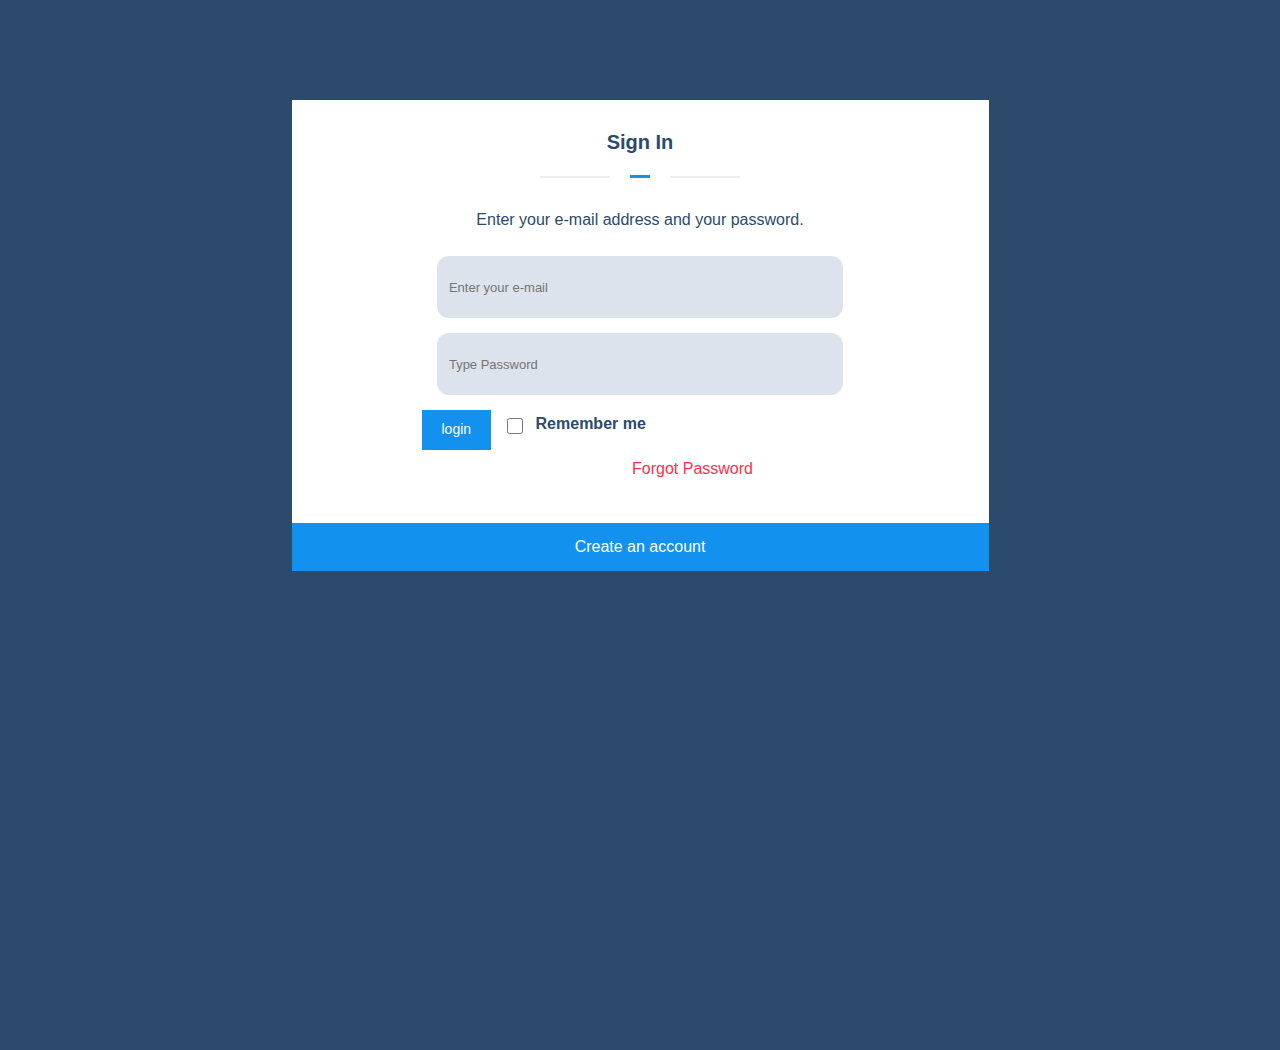
<file: exomac/auth.html>
<!DOCTYPE html>
<html lang="en">
  <head>
    <meta charset="utf-8" />
    <meta http-equiv="X-UA-Compatible" content="IE=edge" />
    <meta name="keywords" content="" />
    <meta name="author" content="" />
    <meta name="robots" content="" />
    <meta
      name="description"
      content="CargoZone - Transport and Cargo Template"
    />
    <meta
      property="og:title"
      content="CargoZone - Transport and Cargo Template"
    />
    <meta
      property="og:description"
      content="CargoZone - Transport and Cargo Template"
    />
    <meta property="og:image" content="" />
    <meta name="format-detection" content="telephone=no" />

    <title>CargoZone - Transport and Cargo Template</title>

    <meta name="viewport" content="width=device-width" />

    <link
      rel="stylesheet"
      type="text/css"
      href="../exomac/assets/css/style_login.css"
    />
    <link
      rel="stylesheet"
      type="text/css"
      href="../exomac/assets/css/templete.css"
    />
    <link
      rel="stylesheet"
      type="text/css"
      class="skin"
      href="../exomac/assets/css/skin-1.css"
    />
  </head>
  <body id="bg">
    <div class="page-wraper">
      <div id="loading-area"></div>
      <!-- Content -->
      <div class="page-content dez-login p-t100">
        <div class="login-form">
          <div class="tab-content nav">
            <div id="login" class="tab-pane active text-center">
              <form class="p-a30 dez-form">
                <h3 class="form-title m-t0">Sign In</h3>
                <div class="dez-separator-outer m-b5">
                  <div class="dez-separator bg-primary style-liner"></div>
                </div>
                <p>Enter your e-mail address and your password.</p>
                <div class="form-group relative">
                  <input
                    name="dzName"
                    required="this field required"
                    class="form-control"
                    placeholder="Enter your e-mail"
                    type="email"
                  />
                  <span>Email</span>
                </div>
                <div class="form-group relative">
                  <input
                    name="dzName"
                    autocomplete="new-password"
                    required="this field required"
                    class="form-control"
                    placeholder="Type Password"
                    type="password"
                  />
                  <span>password</span>
                </div>
                <div class="form-group text-left p-l100">
                  <button class="site-button dz-xs-flex m-r10">login</button>
                  <div class="checkbox-group">
                    <input id="check1" type="checkbox" />
                    <label for="check1">Remember me</label>
                  </div>
                  <a
                    data-toggle="tab"
                    href="#forgot-password"
                    class="forget-pass m-l5 text-right"
                    ><i class="fa fa-unlock-alt"></i> Forgot Password</a
                  >
                </div>
              </form>
              <div class="bg-primary p-a15">
                <a
                  data-class="creatAccount"
                  id="submit-btns"
                  data-toggle="tab"
                  href="#developement-1"
                  class="text-white creatAccount"
                  >Create an account</a
                >
              </div>
            </div>
            <div id="forgot-password" class="tab-pane fade show-signup">
              <form class="p-a30 dez-form m-t100 text-center">
                <h3 class="form-title m-t0">Forget Password ?</h3>
                <div class="dez-separator-outer m-b5">
                  <div class="dez-separator bg-primary style-liner"></div>
                </div>
                <p>Enter your e-mail address below to reset your password.</p>
                <div class="form-group">
                  <input
                    name="dzName"
                    required=""
                    class="form-control"
                    placeholder="Email Id"
                    type="text"
                  />
                </div>
                <div class="form-group text-left p-l100">
                  <a
                    class="site-button outline gray"
                    data-toggle="tab"
                    href="#login"
                    >Back</a
                  >
                  <button class="site-button pull-right">Submit</button>
                </div>
              </form>
            </div>
            <div id="developement-1" class="tab-pane fade show-signup">
              <form class="p-a30 dez-form text-center text-center">
                <h3 class="form-title m-t0">Sign Up</h3>
                <div class="dez-separator-outer m-b5">
                  <div class="dez-separator bg-primary style-liner"></div>
                </div>
                <p>Enter your personal details below:</p>
                <div class="form-group">
                  <input
                    name="dzName"
                    required=""
                    class="form-control"
                    placeholder="Full Name"
                    type="text"
                  />
                </div>
                <div class="form-group">
                  <input
                    name="dzName"
                    required=""
                    class="form-control"
                    placeholder="Email Id"
                    type="text"
                  />
                </div>
                <div class="form-group">
                  <input
                    name="dzName"
                    required=""
                    class="form-control"
                    placeholder="Address"
                    type="text"
                  />
                </div>
                <div class="form-group">
                  <input
                    name="dzName"
                    required=""
                    class="form-control"
                    placeholder="City/Town"
                    type="text"
                  />
                </div>
                <label class="text-left m-b20"
                  >Enter your account details below:
                </label>
                <div class="form-group">
                  <input
                    name="dzName"
                    required=""
                    class="form-control"
                    placeholder="User Name"
                    type="text"
                  />
                </div>
                <div class="form-group">
                  <input
                    name="dzName"
                    required=""
                    class="form-control"
                    placeholder="Password"
                    type="text"
                  />
                </div>
                <div class="form-group">
                  <input
                    name="dzName"
                    required=""
                    class="form-control"
                    placeholder="Re-type Your Password"
                    type="text"
                  />
                </div>
                <div class="form-group">
                  <div class="checkbox-group">
                    <input id="check2" type="checkbox" />
                  </div>
                  <strong
                    ><a href="https://policies.google.com/terms"
                      >Terms of Service </a
                    >&
                    <a href="https://policies.google.com/privacy"
                      >Privacy Policy
                    </a>
                  </strong>
                </div>
                <div class="form-group text-left p-l100">
                  <a
                    data-class="back"
                    class="site-button outline gray"
                    data-toggle="tab"
                    href="#login"
                    >Back</a
                  >
                  <button class="site-button pull-right">Submit</button>
                </div>
              </form>
            </div>
          </div>
        </div>
      </div>
    </div>
    <!-- JavaScript files ========================================= -->

    <script src="../exomac/assets/js/jquery.min.js"></script>
    <!-- JQUERY.MIN JS -->
    <script src="../exomac/assets/js/plugins/bootstrap/js/popper.min.js"></script>
    <!-- BOOTSTRAP.MIN JS -->
    <script src="../exomac/assets/js/plugins/bootstrap/js/bootstrap.min.js"></script>
    <!-- BOOTSTRAP.MIN JS -->
    <script src="../exomac/assets/js/plugins/bootstrap-select/bootstrap-select.min.js"></script>
    <!-- FORM JS -->
    <script src="../exomac/assets/js/plugins/bootstrap-touchspin/jquery.bootstrap-touchspin.js"></script>
    <!-- FORM JS -->
    <script src="../exomac/assets/js/plugins/magnific-popup/magnific-popup.js"></script>
    <!-- MAGNIFIC POPUP JS -->
    <script src="../exomac/assets/js/plugins/counter/waypoints-min.js"></script>
    <!-- WAYPOINTS JS -->
    <script src="../exomac/assets/js/plugins/counter/counterup.min.js"></script>
    <!-- COUNTERUP JS -->
    <script src="../exomac/assets/js/plugins/imagesloaded/imagesloaded.js"></script>
    <!-- IMAGESLOADED -->
    <script src="../exomac/assets/js/plugins/masonry/masonry-3.1.4.js"></script>
    <!-- MASONRY -->
    <script src="../exomac/assets/js/plugins/masonry/masonry.filter.js"></script>
    <!-- MASONRY -->
    <script src="../exomac/assets/js/plugins/owl-carousel/owl.carousel.js"></script>
    <!-- OWL SLIDER -->
    <script src="../exomac/assets/js/custom.js"></script>
    <!-- CUSTOM FUCTIONS  -->
    <script src="../exomac/assets/js/dz.carousel.js"></script>
    <!-- SORTCODE FUCTIONS  -->
    <script src="../exomac/assets/js/dz.ajax.js"></script>
    <!-- CONTACT JS  -->
  </body>
</html>
</file>
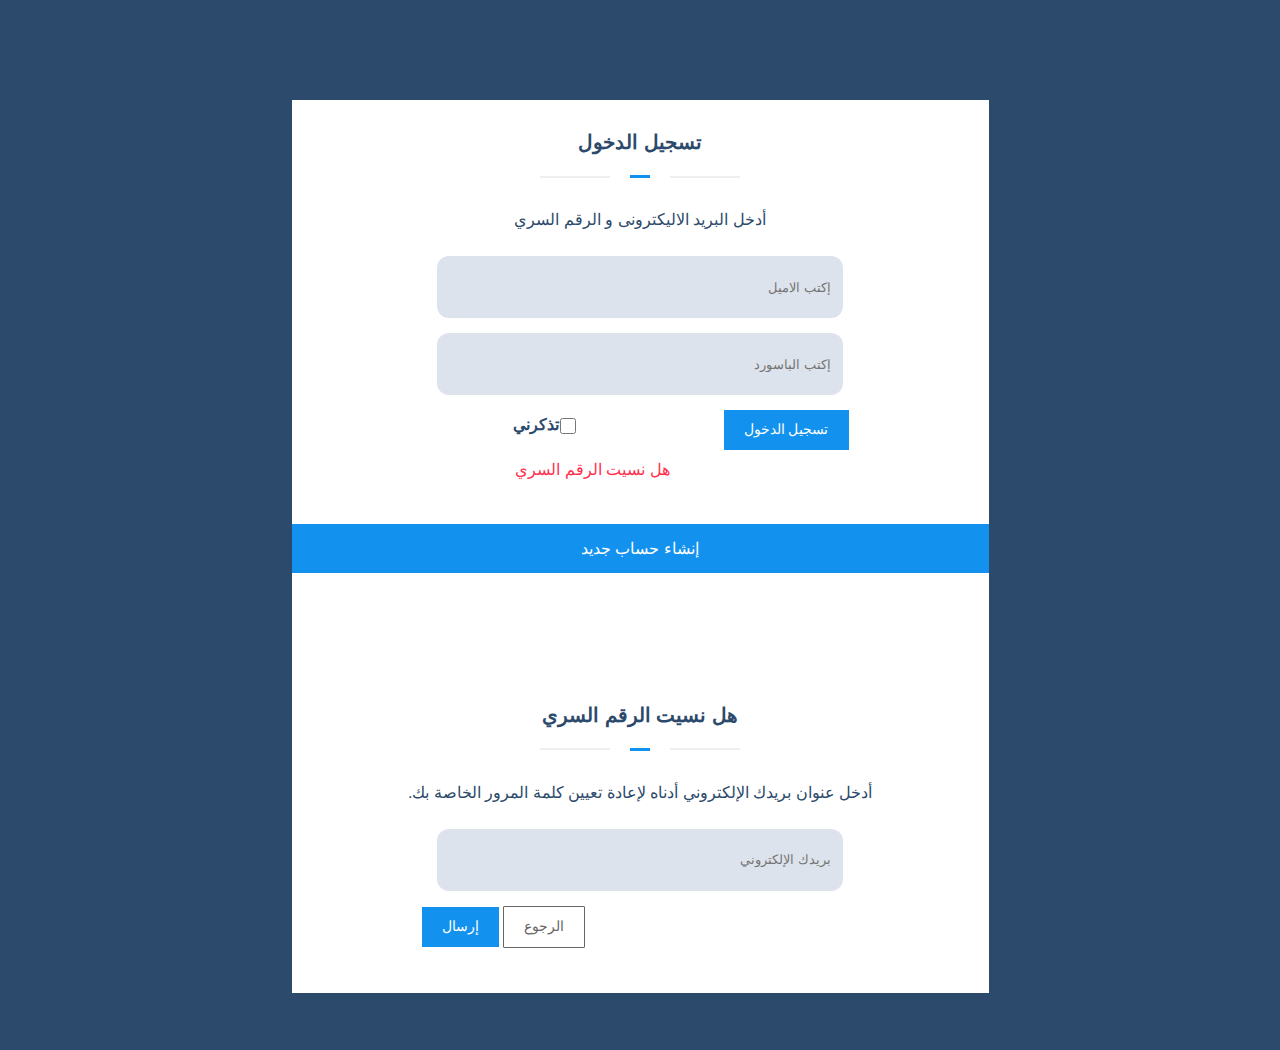
<file: exomac/auth_ar.html>
<!DOCTYPE html>
<html lang="ar" dir="rtl">
  <head>
    <meta charset="UTF-8" />
    <meta name="viewport" content="width=device-width, initial-scale=1.0" />
    <title>Auth Arabic</title>

    <link
      rel="stylesheet"
      type="text/css"
      href="../exomac/assets/css/style_login.css"
    />
    <link
      rel="stylesheet"
      type="text/css"
      href="../exomac/assets/css/templete.css"
    />
    <link
      rel="stylesheet"
      type="text/css"
      class="skin"
      href="../exomac/assets/css/skin-1.css"
    />
    <link rel="stylesheet" href="../exomac/assets/css/auth_ar.css" />
  </head>
  <body></body>
</html>
<!DOCTYPE html>
<html lang="en">
  <head>
    <meta charset="utf-8" />
    <meta http-equiv="X-UA-Compatible" content="IE=edge" />
    <meta name="keywords" content="" />
    <meta name="author" content="" />
    <meta name="robots" content="" />
    <meta
      name="description"
      content="CargoZone - Transport and Cargo Template"
    />
    <meta
      property="og:title"
      content="CargoZone - Transport and Cargo Template"
    />
    <meta
      property="og:description"
      content="CargoZone - Transport and Cargo Template"
    />
    <meta property="og:image" content="" />
    <meta name="format-detection" content="telephone=no" />

    <title>CargoZone - Transport and Cargo Template</title>

    <meta name="viewport" content="width=device-width" />

    <link
      rel="stylesheet"
      type="text/css"
      href="../exomac/assets/css/style_login.css"
    />
    <link
      rel="stylesheet"
      type="text/css"
      href="../exomac/assets/css/templete.css"
    />
    <link
      rel="stylesheet"
      type="text/css"
      class="skin"
      href="../exomac/assets/css/skin-1.css"
    />
  </head>
  <body id="bg">
    <div class="page-wraper">
      <div id="loading-area"></div>
      <!-- Content -->
      <div class="page-content dez-login p-t100">
        <div class="login-form">
          <div class="tab-content nav">
            <div id="login" class="tab-pane active signin text-center">
              <form class="p-a30 dez-form">
                <h3 class="form-title m-t0">تسجيل الدخول</h3>
                <div class="dez-separator-outer m-b5">
                  <div class="dez-separator bg-primary style-liner"></div>
                </div>
                <p>أدخل البريد الاليكترونى و الرقم السري</p>
                <div class="form-group relative">
                  <input
                    name="dzName"
                    required="this field required"
                    class="form-control"
                    placeholder="إكتب الاميل"
                    type="email"
                  />
                  <span>Email</span>
                </div>
                <div class="form-group relative">
                  <input
                    name="dzName"
                    autocomplete="new-password"
                    required="this field required"
                    class="form-control"
                    placeholder="إكتب الباسورد"
                    type="password"
                  />
                  <span>password</span>
                </div>
                <div class="form-group text-right p-r100">
                  <button class="site-button dz-xs-flex m-r10">
                    تسجيل الدخول
                  </button>
                  <div class="checkbox-group m-r140">
                    <input id="check1" type="checkbox" />
                    <label for="check1">تذكرني</label>
                  </div>
                  <a
                    data-toggle="tab"
                    href="#forgot-password"
                    class="forget-pass m-l5 text-right"
                    ><i class="fa fa-unlock-alt"></i> هل نسيت الرقم السري</a
                  >
                </div>
              </form>
              <div class="bg-primary p-a15">
                <a
                  data-class="creatAccount"
                  id="submit-btns"
                  data-toggle="tab"
                  href="#developement-1"
                  class="text-white creatAccount"
                  >إنشاء حساب جديد</a
                >
              </div>
            </div>
            <div id="forgot-password" class="tab-pane fade">
              <form class="p-a30 dez-form m-t100 text-center">
                <h3 class="form-title m-t0">هل نسيت الرقم السري</h3>
                <div class="dez-separator-outer m-b5">
                  <div class="dez-separator bg-primary style-liner"></div>
                </div>
                <p>
                  أدخل عنوان بريدك الإلكتروني أدناه لإعادة تعيين كلمة المرور
                  الخاصة بك.
                </p>
                <div class="form-group">
                  <input
                    name="dzName"
                    required=""
                    class="form-control"
                    placeholder="بريدك الإلكتروني"
                    type="text"
                  />
                </div>
                <div class="form-group text-left p-l100">
                  <a
                    class="site-button outline gray"
                    data-toggle="tab"
                    href="#login"
                    >الرجوع
                  </a>
                  <button class="site-button pull-right">إرسال</button>
                </div>
              </form>
            </div>
            <div id="developement-1" class="tab-pane fade show-signup">
              <form class="p-a30 dez-form text-center text-center">
                <h3 class="form-title m-t0">إنشاء حساب</h3>
                <div class="dez-separator-outer m-b5">
                  <div class="dez-separator bg-primary style-liner"></div>
                </div>
                <p>أدخل معلوماتك الشخصيه أسفل</p>
                <div class="form-group">
                  <input
                    name="dzName"
                    required=""
                    class="form-control"
                    placeholder="الاسم بالكامل"
                    type="text"
                  />
                </div>
                <div class="form-group">
                  <input
                    name="dzName"
                    required=""
                    class="form-control"
                    placeholder="بريدك الاليكترونى"
                    type="text"
                  />
                </div>
                <div class="form-group">
                  <input
                    name="dzName"
                    required=""
                    class="form-control"
                    placeholder="العنوان"
                    type="text"
                  />
                </div>
                <div class="form-group">
                  <input
                    name="dzName"
                    required=""
                    class="form-control"
                    placeholder="المدينه"
                    type="text"
                  />
                </div>
                <label class="text-left m-b20"
                  >أدخل معلومات الحساب الشخصي
                </label>
                <div class="form-group">
                  <input
                    name="dzName"
                    required=""
                    class="form-control"
                    placeholder="الاسم"
                    type="text"
                  />
                </div>
                <div class="form-group">
                  <input
                    name="dzName"
                    required=""
                    class="form-control"
                    placeholder="الرقم السري"
                    type="text"
                  />
                </div>
                <div class="form-group">
                  <input
                    name="dzName"
                    required=""
                    class="form-control"
                    placeholder="إعاده الرقم السيري"
                    type="text"
                  />
                </div>
                <div class="form-group">
                  <div class="checkbox-group">
                    <input id="check2" type="checkbox" />
                  </div>
                  <strong
                    ><a href="javascript:void(0);">شروط الخدمة </a>&
                    <a href="javascript:void(0);">سياسة الخصوصية </a>
                  </strong>
                </div>
                <div class="form-group text-left p-l100">
                  <a
                    data-class="back"
                    class="site-button outline gray"
                    data-toggle="tab"
                    href="#login"
                    >الرجوع</a
                  >
                  <button class="site-button pull-right">حفظ</button>
                </div>
              </form>
            </div>
          </div>
        </div>
      </div>
    </div>
    <!-- JavaScript files ========================================= -->

    <script src="../exomac/assets/js/jquery.min.js"></script>
    <!-- JQUERY.MIN JS -->
    <script src="../exomac/assets/js/plugins/bootstrap/js/popper.min.js"></script>
    <!-- BOOTSTRAP.MIN JS -->
    <script src="../exomac/assets/js/plugins/bootstrap/js/bootstrap.min.js"></script>
    <!-- BOOTSTRAP.MIN JS -->
    <script src="../exomac/assets/js/plugins/bootstrap-select/bootstrap-select.min.js"></script>
    <!-- FORM JS -->
    <script src="../exomac/assets/js/plugins/bootstrap-touchspin/jquery.bootstrap-touchspin.js"></script>
    <!-- FORM JS -->
    <script src="../exomac/assets/js/plugins/magnific-popup/magnific-popup.js"></script>
    <!-- MAGNIFIC POPUP JS -->
    <script src="../exomac/assets/js/plugins/counter/waypoints-min.js"></script>
    <!-- WAYPOINTS JS -->
    <script src="../exomac/assets/js/plugins/counter/counterup.min.js"></script>
    <!-- COUNTERUP JS -->
    <script src="../exomac/assets/js/plugins/imagesloaded/imagesloaded.js"></script>
    <!-- IMAGESLOADED -->
    <script src="../exomac/assets/js/plugins/masonry/masonry-3.1.4.js"></script>
    <!-- MASONRY -->
    <script src="../exomac/assets/js/plugins/masonry/masonry.filter.js"></script>
    <!-- MASONRY -->
    <script src="../exomac/assets/js/plugins/owl-carousel/owl.carousel.js"></script>
    <!-- OWL SLIDER -->
    <script src="../exomac/assets/js/custom.js"></script>
    <!-- CUSTOM FUCTIONS  -->
    <script src="../exomac/assets/js/dz.carousel.js"></script>
    <!-- SORTCODE FUCTIONS  -->
    <script src="../exomac/assets/js/dz.ajax.js"></script>
    <!-- CONTACT JS  -->
  </body>
</html>
</file>
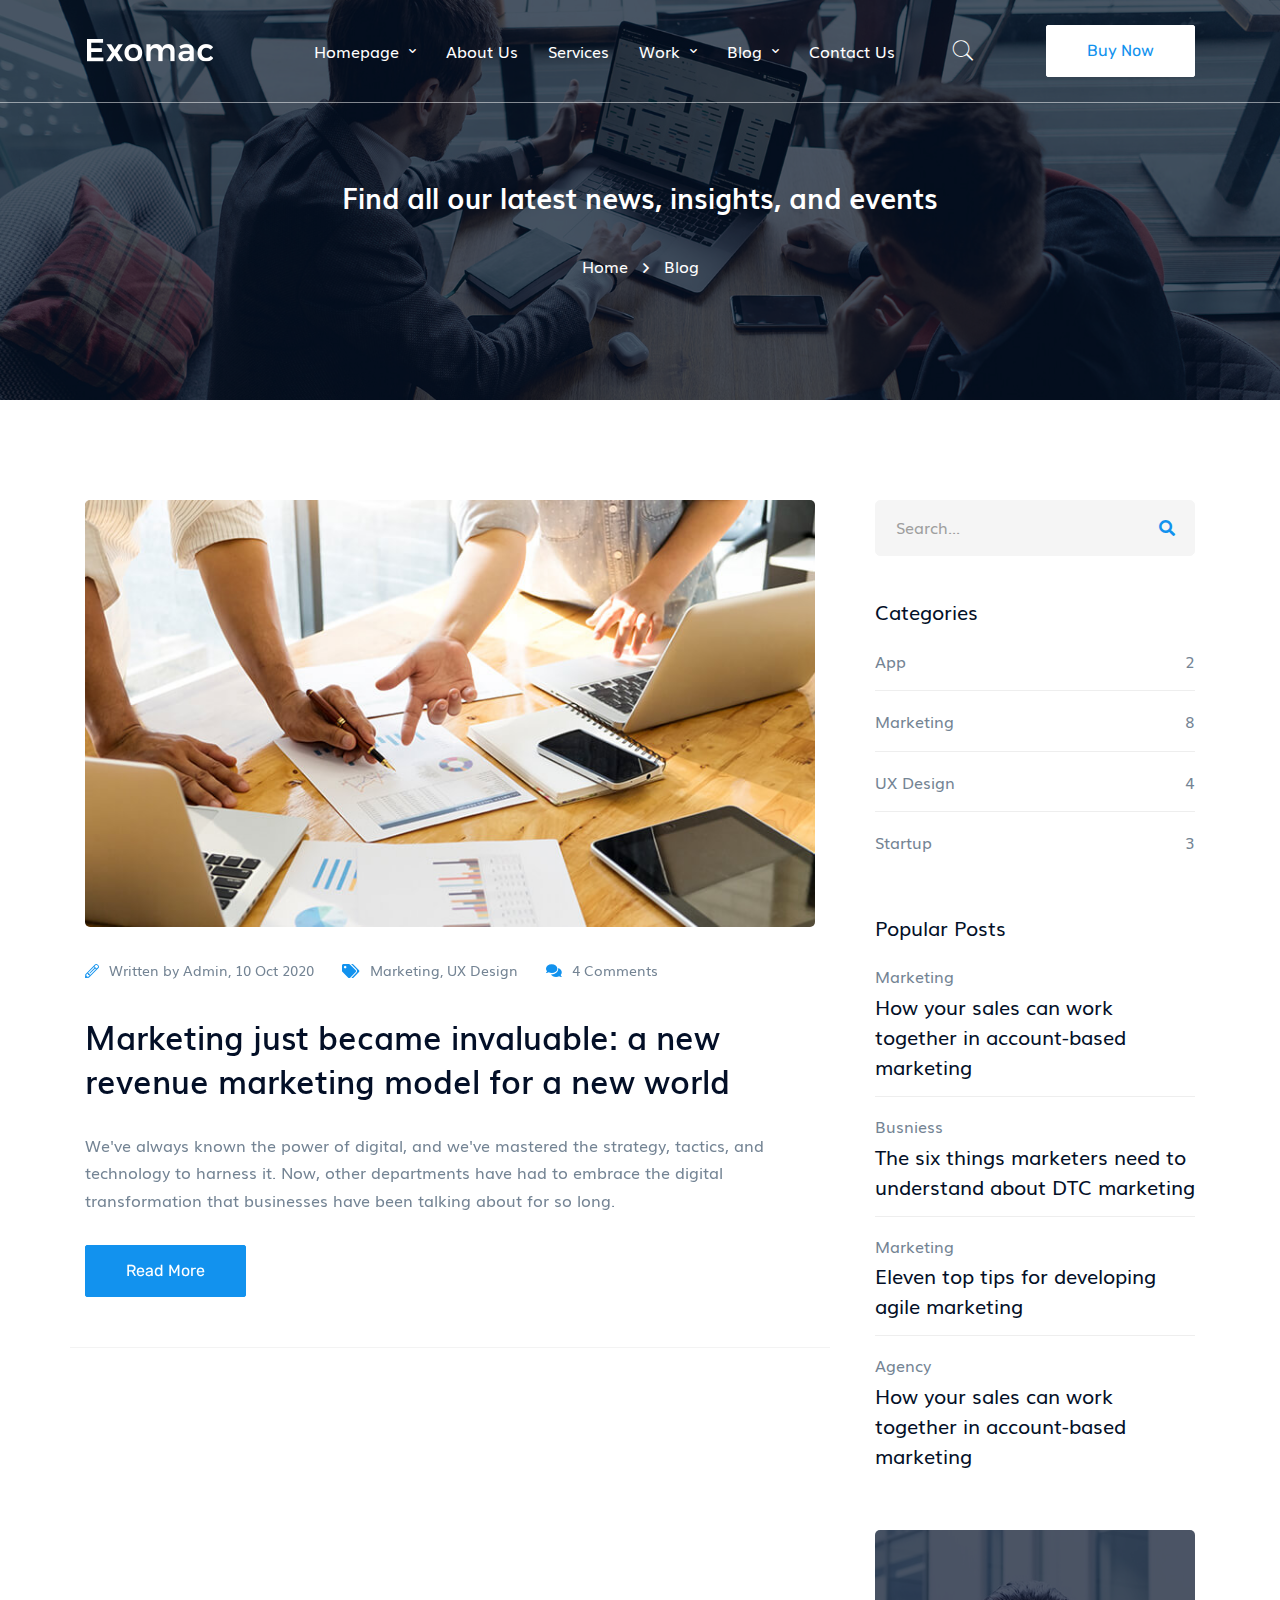
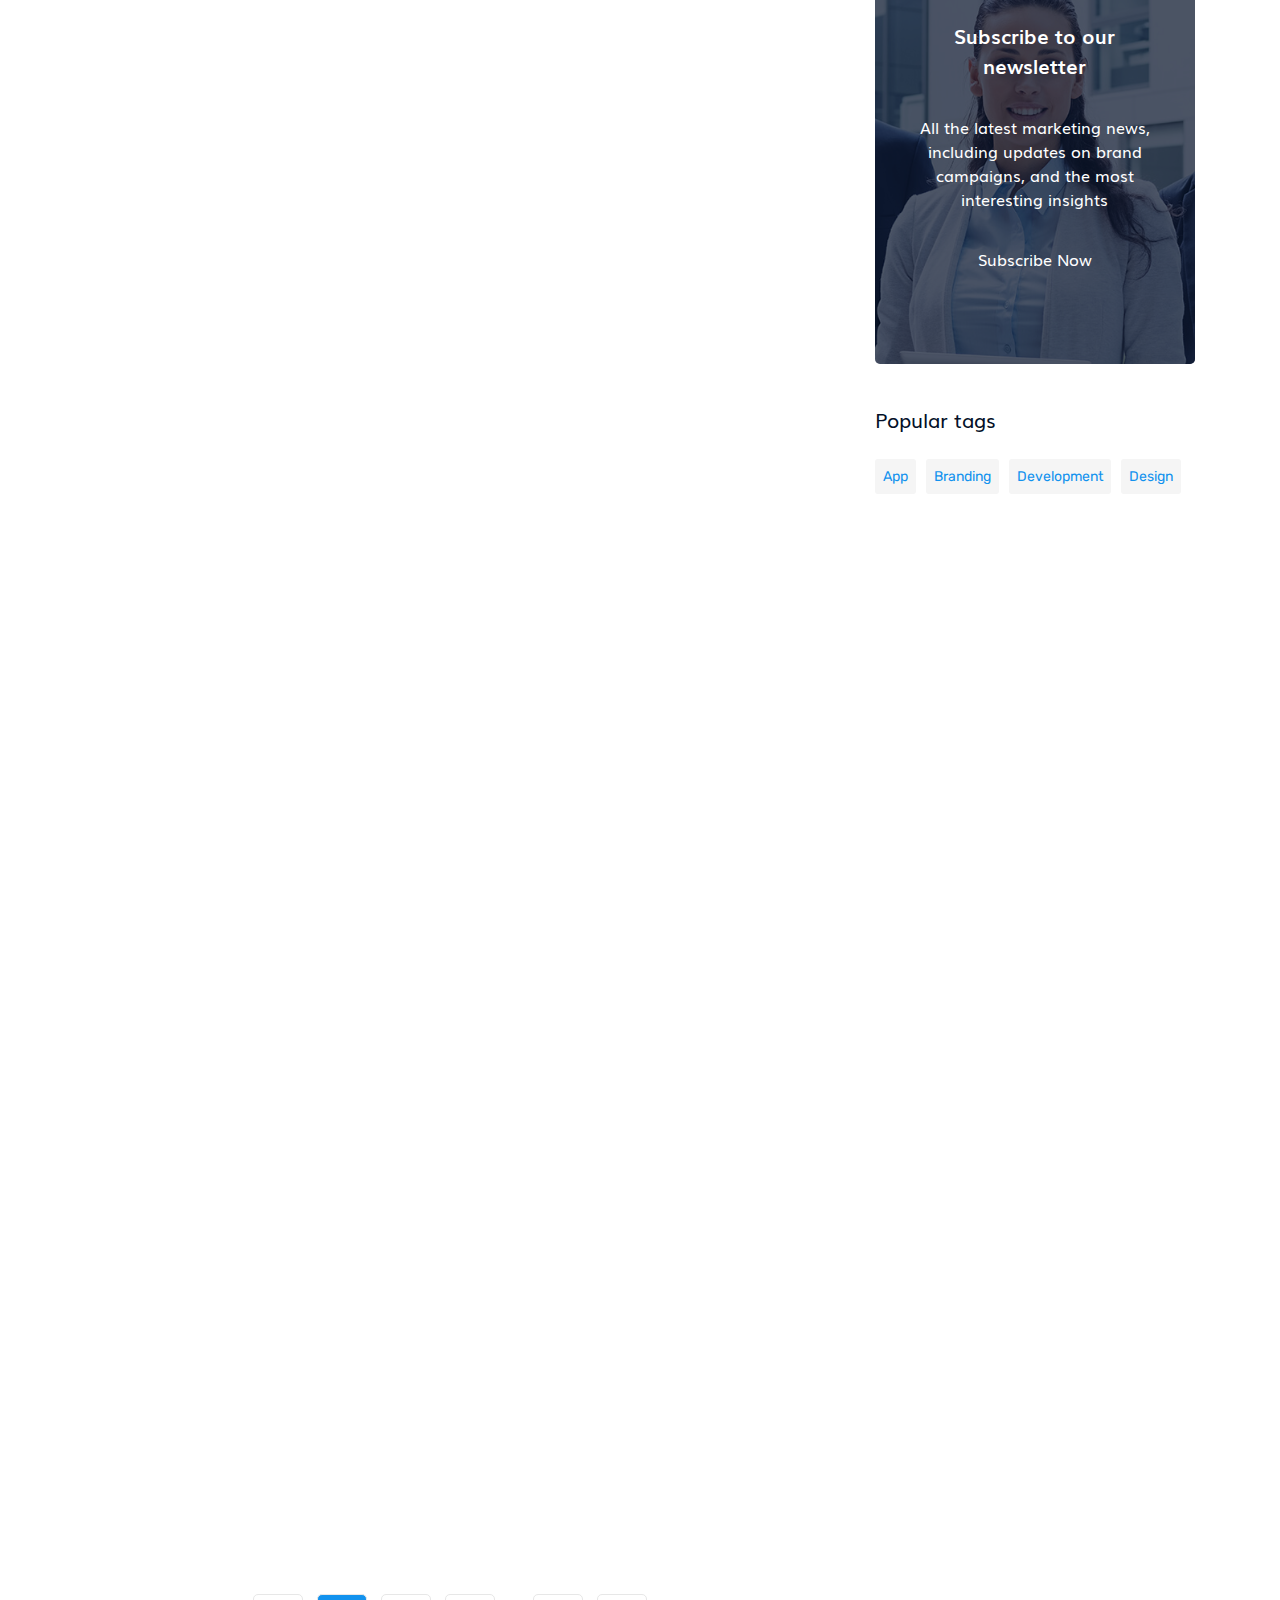
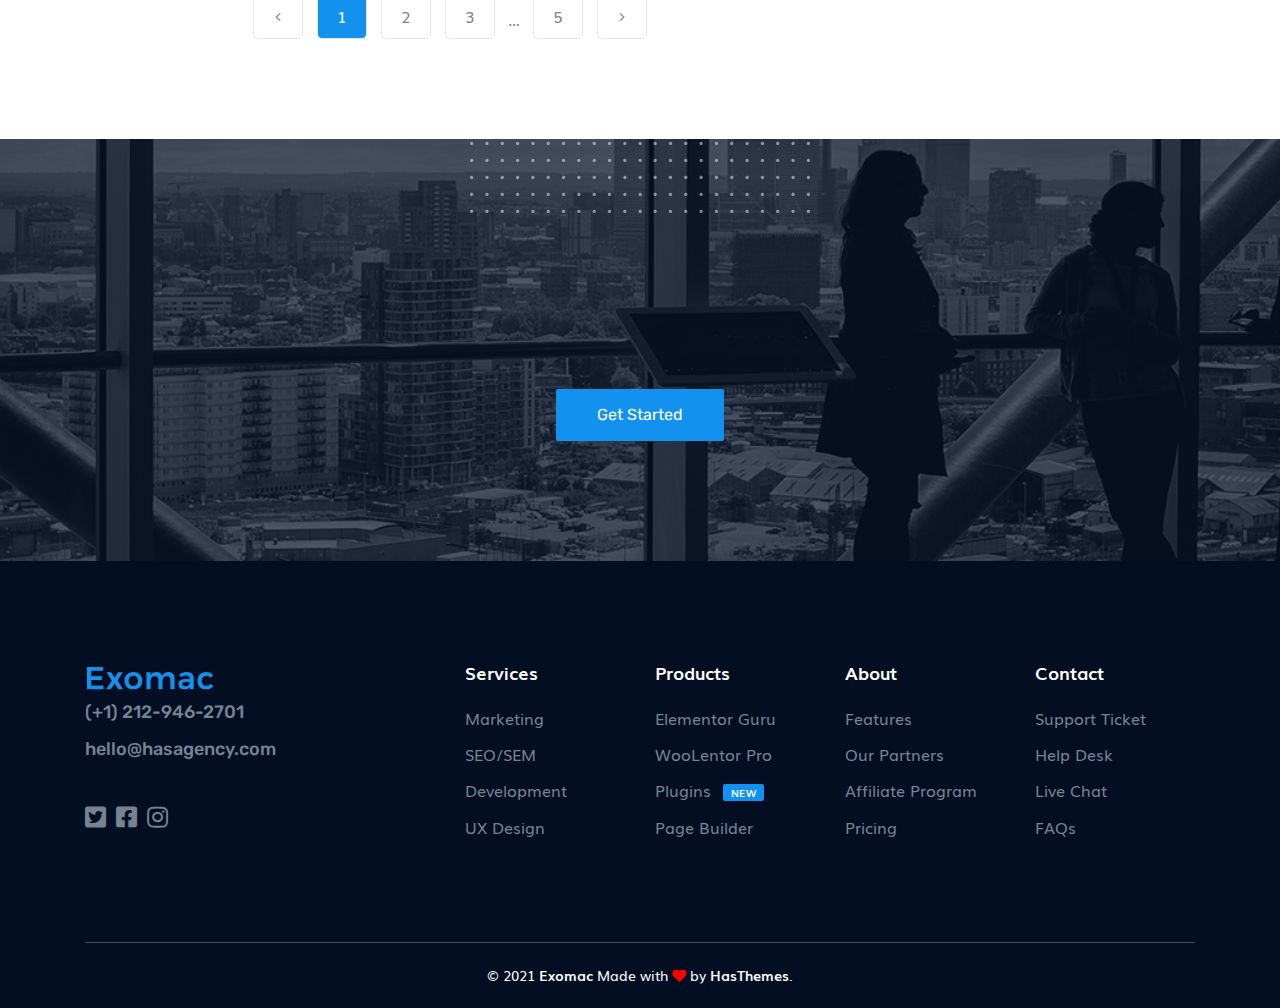
<file: exomac/blog-classic.html>
<!DOCTYPE html>
<html class="no-js" lang="en">

<head>
    <meta charset="utf-8">
    <meta http-equiv="x-ua-compatible" content="ie=edge">
    <title>Blog Classic || Exomac</title>
    <meta name="robots" content="noindex, follow" />
    <meta name="description" content="">
    <meta name="viewport" content="width=device-width, initial-scale=1, shrink-to-fit=no">
    <!-- Favicon -->
    <link rel="shortcut icon" type="image/x-icon" href="assets/images/favicon.png">

    <!-- CSS
	============================================ -->

    <!-- Vendor CSS (Icon Font) -->
    <!--
    <link rel="stylesheet" href="assets/css/vendor/font-awesome-pro.min.css">
    <link rel="stylesheet" href="assets/css/vendor/pe-icon-7-stroke.css">
    <link rel="stylesheet" href="assets/css/vendor/muli-font.css"> -->

    <!-- Plugins CSS (All Plugins Files) -->
    <!--
    <link rel="stylesheet" href="assets/css/plugins/swiper.min.css">
    <link rel="stylesheet" href="assets/css/plugins/animate.css">
    <link rel="stylesheet" href="assets/css/plugins/aos.min.css">
    <link rel="stylesheet" href="assets/css/plugins/magnific-popup.css">
    <link rel="stylesheet" href="assets/css/plugins/jquery.animatedheadline.css">
     -->

    <!-- Main Style CSS -->
    <!-- <link rel="stylesheet" href="assets/css/style.css"> -->

    <!-- Use the minified version files listed below for better performance and remove the files listed above -->
    <link rel="stylesheet" href="assets/css/vendor/vendor.min.css">
    <link rel="stylesheet" href="assets/css/plugins/plugins.min.css">
    <link rel="stylesheet" href="assets/css/style.min.css">

</head>

<body>

    <div id="page">
        <!-- Header Section Start -->
        <div class="header-section header-transparent sticky-header section">
            <div class="header-inner">
                <div class="container position-relative">
                    <div class="row justify-content-between align-items-center">

                        <!-- Header Logo Start -->
                        <div class="col-xl-2 col-auto order-0">
                            <div class="header-logo">
                                <a href="index.html">
                                    <img class="dark-logo" src="assets/images/logo/logo.png" alt="Agency Logo">
                                    
                                </a>
                            </div>
                        </div>
                        <!-- Header Logo End -->

                        <!-- Header Main Menu Start -->
                        <div class="col-auto col-xl d-flex align-items-center justify-content-xl-center justify-content-end order-2 order-xl-1">
                            <div class="menu-column-area d-none d-xl-block position-static">
                                <nav class="site-main-menu">
                                    <ul>
                                        <li class="has-children">
                                            <a href="index.html"><span class="menu-text">Homepage</span></a>
                                            <span class="menu-toggle"><i class="far fa-angle-down"></i></span>
                                            <ul class="sub-menu">
                                                <li><a href="index.html"><span class="menu-text">Home One</span></a></li>
                                                <li><a href="index-2.html"><span class="menu-text">Home Two</span></a></li>
                                                <li><a href="index-3.html"><span class="menu-text">Home Three</span></a></li>
                                            </ul>
                                        </li>
                                        <li>
                                            <a href="about.html"><span class="menu-text">About Us</span></a>
                                        </li>
                                        <li>
                                            <a href="service.html"><span class="menu-text">Services</span></a>
                                        </li>
                                        <li class="has-children">
                                            <a href="work.html"><span class="menu-text">Work</span></a>
                                            <span class="menu-toggle"><i class="far fa-angle-down"></i></span>
                                            <ul class="sub-menu">
                                                <li><a href="work.html"><span class="menu-text">Work</span></a></li>
                                                <li><a href="work-details.html"><span class="menu-text">Work Details</span></a></li>
                                            </ul>
                                        </li>
                                        <li class="has-children">
                                            <a href="#"><span class="menu-text">Blog</span></a>
                                            <span class="menu-toggle"><i class="far fa-angle-down"></i></span>
                                            <ul class="sub-menu">
                                                <li><a href="blog-grid.html"><span class="menu-text">Blog Grid</span></a></li>
                                                <li><a href="blog-classic.html"><span class="menu-text">Blog Classic</span></a></li>
                                                <li><a href="blog-details.html"><span class="menu-text">Blog Details</span></a></li>
                                            </ul>
                                        </li>
                                        <li>
                                            <a href="contact-us.html"><span class="menu-text">Contact Us</span></a>
                                        </li>
                                    </ul>
                                </nav>
                            </div>
                            <!-- Header Search Start -->
                            <div class="header-search-area ml-xl-7 ml-0">

                                <!-- Header Login Start -->
                                <div class="header-search">
                                    <a href="javascript:void(0)" class="header-search-toggle"><i class="pe-7s-search pe-2x pe-va"></i></a>
                                </div>
                                <!-- Header Login End -->
                            </div>
                            <!-- Header Search End -->

                            <!-- Header Mobile Menu Toggle Start -->
                            <div class="header-mobile-menu-toggle d-xl-none ml-sm-2">
                                <button class="toggle">
                                    <i class="icon-top"></i>
                                    <i class="icon-middle"></i>
                                    <i class="icon-bottom"></i>
                                </button>
                            </div>
                            <!-- Header Mobile Menu Toggle End -->
                        </div>
                        <!-- Header Main Menu End -->

                        <!-- Header Right Start -->
                        <div class="col-xl-2 col d-none d-sm-flex justify-content-end order-1 order-xl-2">
                            <a href="#" class="btn btn-light btn-hover-primary">Buy Now</a>
                        </div>
                        <!-- Header Right End -->

                    </div>
                </div>
            </div>
        </div>
        <!-- Header Section End -->

        <!-- Main Search Start -->
        <div class="main-search-active">
            <div class="sidebar-search-icon">
                <button class="search-close"><i class="pe-7s-close"></i></button>
            </div>
            <div class="sidebar-search-input">
                <form action="#">
                    <div class="form-search">
                        <input id="search" class="input-text" value="" placeholder="" type="search">
                        <button>
                            <i class="fa fa-search"></i>
                        </button>
                    </div>
                </form>
                <p class="form-description">Hit enter to search or ESC to close</p>
            </div>
        </div>
        <!-- Main Search End -->

        <!-- Page Title Section Start -->
        <div class="page-title-section section section-padding-top" data-bg-color="#000" data-overlay="0.7" data-bg-image="assets/images/bg/breadcrumb-bg-four.jpg">
            <div class="page-title">
                <div class="container">
                    <h1 class="title">Find all our latest news, insights, and events</h1>
                </div>
            </div>
            <div class="page-breadcrumb position-static">
                <div class="container">
                    <ul class="breadcrumb justify-content-center">
                        <li><a href="index.html">Home</a></li>
                        <li class="current">Blog</li>
                    </ul>
                </div>
            </div>
        </div>
        <!-- Page Title Section End -->

        <!-- Blog Section Start -->
        <div class="section section-padding fix">
            <div class="container">
                <div class="row mb-n10">

                    <div class="col-lg-8 col-12 order-lg-1 mb-10">
                        <!-- Blog Wrapper Start -->
                        <div class="row row-cols-1 no-gutters">

                            <!-- Blog Start -->
                            <div class="blog-3 col" data-aos="fade-up">
                                <div class="thumbnail">
                                    <a href="blog-details.html" class="image"><img src="assets/images/blog/770/blog-2.jpg" alt="Blog Image"></a>
                                </div>
                                <div class="info">
                                    <ul class="meta">
                                        <li><i class="fal fa-pencil-alt"></i>Written by Admin, 10 Oct 2020</li>
                                        <li><i class="fas fa-tags"></i>Marketing, UX Design</li>
                                        <li><i class="fas fa-comments"></i>4 Comments</li>
                                    </ul>
                                    <h3 class="title"><a href="blog-details.html">Marketing just became invaluable: a new revenue marketing model for a new world</a></h3>
                                    <div class="desc">
                                        <p>We've always known the power of digital, and we've mastered the strategy, tactics, and technology to harness it. Now, other departments have had to embrace the digital transformation that businesses have been talking about for so long.</p>
                                    </div>
                                    <a href="blog-details.html" class="btn btn-primary btn-hover-secondary mt-6">Read More</a>
                                </div>
                            </div>
                            <!-- Blog End -->

                            <!-- Blog Start -->
                            <div class="blog-3 col" data-aos="fade-up">
                                <div class="thumbnail">
                                    <a href="blog-details.html" class="image"><img src="assets/images/blog/770/blog-1.jpg" alt="Blog Image"></a>
                                </div>
                                <div class="info">
                                    <ul class="meta">
                                        <li><i class="fal fa-pencil-alt"></i>Written by Admin, 10 Oct 2020</li>
                                        <li><i class="fas fa-tags"></i>Marketing, UX Design</li>
                                        <li><i class="fas fa-comments"></i>4 Comments</li>
                                    </ul>
                                    <h3 class="title"><a href="blog-details.html">How to become a UX designer — no matter what you studied at the university</a></h3>
                                    <div class="desc">
                                        <p>Beautiful and usable design can be the deciding factor between a successful and a failing business. Great designers are treated like superstars. And it’s so fulfilling to design beautiful things that people love to use.</p>
                                    </div>
                                    <a href="blog-details.html" class="btn btn-primary btn-hover-secondary mt-6">Read More</a>
                                </div>
                            </div>
                            <!-- Blog End -->

                            <!-- Blog Start -->
                            <div class="blog-3 col" data-aos="fade-up">
                                <div class="thumbnail">
                                    <a href="blog-details.html" class="image"><img src="assets/images/blog/770/blog-3.jpg" alt="Blog Image"></a>
                                </div>
                                <div class="info">
                                    <ul class="meta">
                                        <li><i class="fal fa-pencil-alt"></i>Written by Admin, 10 Oct 2020</li>
                                        <li><i class="fas fa-tags"></i>Marketing, UX Design</li>
                                        <li><i class="fas fa-comments"></i>4 Comments</li>
                                    </ul>
                                    <h3 class="title"><a href="blog-details.html">How to become a UX designer — no matter what you studied at the university</a></h3>
                                    <div class="desc">
                                        <p>Beautiful and usable design can be the deciding factor between a successful and a failing business. Great designers are treated like superstars. And it’s so fulfilling to design beautiful things that people love to use.</p>
                                    </div>
                                    <a href="blog-details.html" class="btn btn-primary btn-hover-secondary mt-6">Read More</a>
                                </div>
                            </div>
                            <!-- Blog End -->

                        </div>
                        <!-- Blog Wrapper End -->

                        <!-- Pagination Start -->
                        <div class="row">
                            <div class="col">

                                <ul class="pagination center">
                                    <li><a href="#" class="prev"><i class="fal fa-angle-left"></i></a></li>
                                    <li><a href="#" class="active">1</a></li>
                                    <li><a href="#">2</a></li>
                                    <li><a href="#">3</a></li>
                                    <li><span class="page-numbers dots"><i class="fal fa-ellipsis-h"></i></span></li>
                                    <li><a href="#">5</a></li>
                                    <li><a href="#" class="next"><i class="fal fa-angle-right"></i></a></li>
                                </ul>

                            </div>
                        </div>
                        <!-- Pagination End -->
                    </div>

                    <div class="col-lg-4 col-12 order-lg-2 mb-10">
                        <div class="sidebar-widget-wrapper">
                            <div class="sidebar-widget">
                                <div class="sidebar-widget-content">
                                    <div class="sidebar-widget-search">
                                        <form action="#">
                                            <input type="text" placeholder="Search...">
                                            <button><i class="fas fa-search"></i></button>
                                        </form>
                                    </div>
                                </div>
                            </div>
                            <div class="sidebar-widget">
                                <h3 class="sidebar-widget-title mb-2">Categories</h3>
                                <div class="sidebar-widget-content">
                                    <ul class="sidebar-widget-cate-list">
                                        <li><a href="#"><span class="text">App</span> <span class="count">2</span></a></li>
                                        <li><a href="#"><span class="text">Marketing</span> <span class="count">8</span></a></li>
                                        <li><a href="#"><span class="text">UX Design</span> <span class="count">4</span></a></li>
                                        <li><a href="#"><span class="text">Startup</span> <span class="count">3</span></a></li>
                                    </ul>
                                </div>
                            </div>
                            <div class="sidebar-widget">
                                <h3 class="sidebar-widget-title mb-2">Popular Posts</h3>
                                <div class="sidebar-widget-content">
                                    <ul class="sidebar-widget-list-post">
                                        <li>
                                            <span class="cate">Marketing</span>
                                            <a href="#"> How your sales can work together in account-based marketing</a>
                                        </li>
                                        <li>
                                            <span class="cate">Busniess</span>
                                            <a href="#">The six things marketers need to understand about DTC marketing</a>
                                        </li>
                                        <li>
                                            <span class="cate">Marketing</span>
                                            <a href="#">Eleven top tips for developing agile marketing</a>
                                        </li>
                                        <li>
                                            <span class="cate">Agency</span>
                                            <a href="#"> How your sales can work together in account-based marketing</a>
                                        </li>
                                    </ul>
                                </div>
                            </div>

                            <div class="sidebar-widget">
                                <div class="sidebar-widget-content">
                                    <div class="sidebar-widget-banner" data-overlay="0.7" data-bg-image="assets/images/bg/breadcrumb-bg.jpg">
                                        <h3 class="title">Subscribe to our newsletter</h3>
                                        <p>All the latest marketing news, including updates on brand campaigns, and the most interesting insights</p>
                                        <a href="#">Subscribe Now</a>
                                    </div>
                                </div>
                            </div>

                            <div class="sidebar-widget">
                                <h3 class="sidebar-widget-title">Popular tags</h3>
                                <div class="sidebar-widget-content">
                                    <div class="tagcloud">
                                        <a href="JavaScript:Void(0);">App</a>
                                        <a href="JavaScript:Void(0);">Branding</a>
                                        <a href="JavaScript:Void(0);">Development</a>
                                        <a href="JavaScript:Void(0);">Design</a>
                                    </div>
                                </div>
                            </div>
                        </div>
                    </div>

                </div>
            </div>
        </div>
        <!-- Blog Section End -->

        <!-- CTA Section Start -->
        <div class="section section-padding-t110-b120 newsletter-section" data-bg-color="#000" data-overlay="0.7" data-bg-image="assets/images/bg/newsletter.jpg">
            <div class="container">
                <div class="row align-items-center">
                    <div class="col-xl-8 col-12 m-auto">
                        <!-- CTA Content Start -->
                        <div class="cta-content text-center">
                            <!-- Section Title Start -->
                            <div class="section-title color-light text-center mb-0" data-aos="fade-up">
                                <h2 class="title">Let’s find out how to work together</h2>
                                <p class="sub-title fz-18">Ready to start your project? The contact information collected through
                                    this form will only be used to send a response to your inquiry.</p>
                            </div>
                            <!-- Section Title End -->
                            <a href="#" class="btn btn-primary btn-hover-secondary mt-6">Get Started</a>
                        </div>
                        <!-- CTA Content End -->
                    </div>
                </div>
            </div>

            <!-- Animation Shape Start -->
            <div class="shape shape-1 scene">
                <span data-depth="1">
                    <img src="assets/images/shape-animation/newsletter-shape.png" alt="">
                </span>
            </div>
            <!-- Animation Shape End -->
        </div>
        <!-- CTA Section End -->

        <div class="footer-section section" data-bg-color="#030e22">
            <div class="container">

                <!-- Footer Top Widgets Start -->
                <div class="row mb-lg-14 mb-md-10 mb-6">

                    <!-- Footer Widget Start -->
                    <div class="col-xl-4 col-lg-4 col-md-4 col-sm-6 col-12 col-12 mb-6">
                        <div class="footer-widget">
                            <div class="footer-logo">
                                <a href="index.html"><img src="assets/images/logo/footer-logo.png" alt="Agency Logo"></a>
                            </div>
                            <div class="footer-widget-content">
                                <div class="content">


                                    <p><a href="#">(+1) 212-946-2701</a></p>
                                    <p><a href="#">hello@hasagency.com</a> </p>
                                </div>
                                <div class="footer-social-inline">
                                    <a href="#"><i class="fab fa-twitter-square"></i></a>
                                    <a href="#"><i class="fab fa-facebook-square"></i></a>
                                    <a href="#"><i class="fab fa-instagram"></i></a>
                                </div>
                            </div>
                        </div>
                    </div>
                    <!-- Footer Widget End -->

                    <!-- Footer Widget Start -->
                    <div class="col-xl-2 col-lg-2 col-md-4 col-sm-6 col-6 mb-6">
                        <div class="footer-widget">
                            <h4 class="footer-widget-title">Services</h4>
                            <div class="footer-widget-content">
                                <ul>
                                    <li><a href="#">Marketing</a></li>
                                    <li><a href="#">SEO/SEM</a></li>
                                    <li><a href="#">Development</a></li>
                                    <li><a href="#">UX Design</a></li>
                                </ul>
                            </div>
                        </div>
                    </div>
                    <!-- Footer Widget End -->

                    <!-- Footer Widget Start -->
                    <div class="col-xl-2 col-lg-2 col-md-4 col-sm-4 col-6 mb-6">
                        <div class="footer-widget">
                            <h4 class="footer-widget-title">Products</h4>
                            <div class="footer-widget-content">
                                <ul>
                                    <li><a href="#">Elementor Guru</a></li>
                                    <li><a href="#">WooLentor Pro</a></li>
                                    <li><a href="#">Plugins <span class="ft-badge">New</span></a></li>
                                    <li><a href="#">Page Builder</a></li>
                                </ul>
                            </div>
                        </div>
                    </div>
                    <!-- Footer Widget End -->

                    <!-- Footer Widget Start -->
                    <div class="col-xl-2 col-lg-2 col-md-4 col-sm-4 col-6 mb-6">
                        <div class="footer-widget">
                            <h4 class="footer-widget-title">About</h4>
                            <div class="footer-widget-content">
                                <ul>
                                    <li><a href="#">Features</a></li>
                                    <li><a href="#">Our Partners</a></li>
                                    <li><a href="#">Affiliate Program</a></li>
                                    <li><a href="#">Pricing</a></li>
                                </ul>
                            </div>
                        </div>
                    </div>
                    <!-- Footer Widget End -->

                    <!-- Footer Widget Start -->
                    <div class="col-xl-2 col-lg-2 col-md-4 col-sm-4 col-6 mb-6">
                        <div class="footer-widget">
                            <h4 class="footer-widget-title">Contact</h4>
                            <div class="footer-widget-content">
                                <ul>
                                    <li><a href="#">Support Ticket</a></li>
                                    <li><a href="#">Help Desk</a></li>
                                    <li><a href="#">Live Chat</a></li>
                                    <li><a href="#">FAQs</a></li>
                                </ul>
                            </div>
                        </div>
                    </div>
                    <!-- Footer Widget End -->

                </div>
                <!-- Footer Top Widgets End -->

                <!-- Footer Copyright Start -->
                <div class="row">
                    <div class="col">
                        <p class="copyright">© 2021 <strong>Exomac</strong> Made with <i class="fas fa-heart text-danger" aria-hidden="true"></i> by <a href="https://hasthemes.com/"><strong>HasThemes</strong></a>.</p>
                    </div>
                </div>
                <!-- Footer Copyright End -->

            </div>
        </div>

        <!-- Scroll Top Start -->
        <a href="#" class="scroll-top" id="scroll-top">
            <i class="arrow-top fal fa-long-arrow-up"></i>
            <i class="arrow-bottom fal fa-long-arrow-up"></i>
        </a>
        <!-- Scroll Top End -->
    </div>

    <div id="site-main-mobile-menu" class="site-main-mobile-menu">
        <div class="site-main-mobile-menu-inner">
            <div class="mobile-menu-header">
                <div class="mobile-menu-logo">
                    <a href="index.html"><img src="assets/images/logo/logo.png" alt=""></a>
                </div>
                <div class="mobile-menu-close">
                    <button class="toggle">
                        <i class="icon-top"></i>
                        <i class="icon-bottom"></i>
                    </button>
                </div>
            </div>
            <div class="mobile-menu-content">
                <nav class="site-mobile-menu">
                    <ul>
                        <li class="has-children">
                            <a href="index.html"><span class="menu-text">Homepage</span></a>
                            <span class="menu-toggle"><i class="far fa-angle-down"></i></span>
                            <ul class="sub-menu">
                                <li><a href="index.html"><span class="menu-text">Home One</span></a></li>
                                <li><a href="index-2.html"><span class="menu-text">Home Two</span></a></li>
                                <li><a href="index-3.html"><span class="menu-text">Home Three</span></a></li>
                            </ul>
                        </li>
                        <li>
                            <a href="about.html"><span class="menu-text">About Us</span></a>
                        </li>
                        <li>
                            <a href="service.html"><span class="menu-text">Services</span></a>
                        </li>
                        <li class="has-children">
                            <a href="work.html"><span class="menu-text">Work</span></a>
                            <span class="menu-toggle"><i class="far fa-angle-down"></i></span>
                            <ul class="sub-menu">
                                <li><a href="work.html"><span class="menu-text">Work</span></a></li>
                                <li><a href="work-details.html"><span class="menu-text">Work Details</span></a></li>
                            </ul>
                        </li>
                        <li class="has-children">
                            <a href="#"><span class="menu-text">Blog</span></a>
                            <span class="menu-toggle"><i class="far fa-angle-down"></i></span>
                            <ul class="sub-menu">
                                <li><a href="blog-grid.html"><span class="menu-text">Blog Grid</span></a></li>
                                <li><a href="blog-classic.html"><span class="menu-text">Blog Classic</span></a></li>
                                <li><a href="blog-details.html"><span class="menu-text">Blog Details</span></a></li>
                            </ul>
                        </li>
                        <li>
                            <a href="contact-us.html"><span class="menu-text">Contact Us</span></a>
                        </li>
                    </ul>
                </nav>
            </div>
        </div>
    </div>

    <!-- JS
============================================ -->

    <!-- Vendors JS -->
    <!-- <script src="assets/js/vendor/modernizr-3.6.0.min.js"></script>
<script src="assets/js/vendor/jquery-3.6.0.min.js"></script>
<script src="assets/js/vendor/jquery-migrate-3.3.2.min.js"></script>
<script src="assets/js/vendor/bootstrap.bundle.min.js"></script> -->

    <!-- Plugins JS -->
    <!-- 
        <script src="assets/js/plugins/parallax.min.js"></script>
        <script src="assets/js/plugins/jquery.ajaxchimp.min.js"></script>
        <script src="assets/js/plugins/aos.min.js"></script>
        <script src="assets/js/plugins/imagesloaded.pkgd.min.js"></script>
        <script src="assets/js/plugins/isotope.pkgd.min.js"></script>
        <script src="assets/js/plugins/jquery.animatedheadline.min.js"></script>
        <script src="assets/js/plugins/jquery.counterup.min.js"></script>
        <script src="assets/js/plugins/jquery.magnific-popup.min.js"></script>
        <script src="assets/js/plugins/svg-inject.min.js"></script>
        <script src="assets/js/plugins/swiper.min.js"></script>
        <script src="assets/js/plugins/vanilla-tilt.min.js"></script>
        <script src="assets/js/plugins/vidim.min.js"></script>
        <script src="assets/js/plugins/vivus.min.js"></script>
        <script src="assets/js/plugins/waypoints.min.js"></script>

-->

    <!-- Use the minified version files listed below for better performance and remove the files listed above -->
    <script src="assets/js/vendor/vendor.min.js"></script>
    <script src="assets/js/plugins/plugins.min.js"></script>

    <!-- Main Activation JS -->
    <script src="assets/js/main.js"></script>





</body>

</html>
</file>
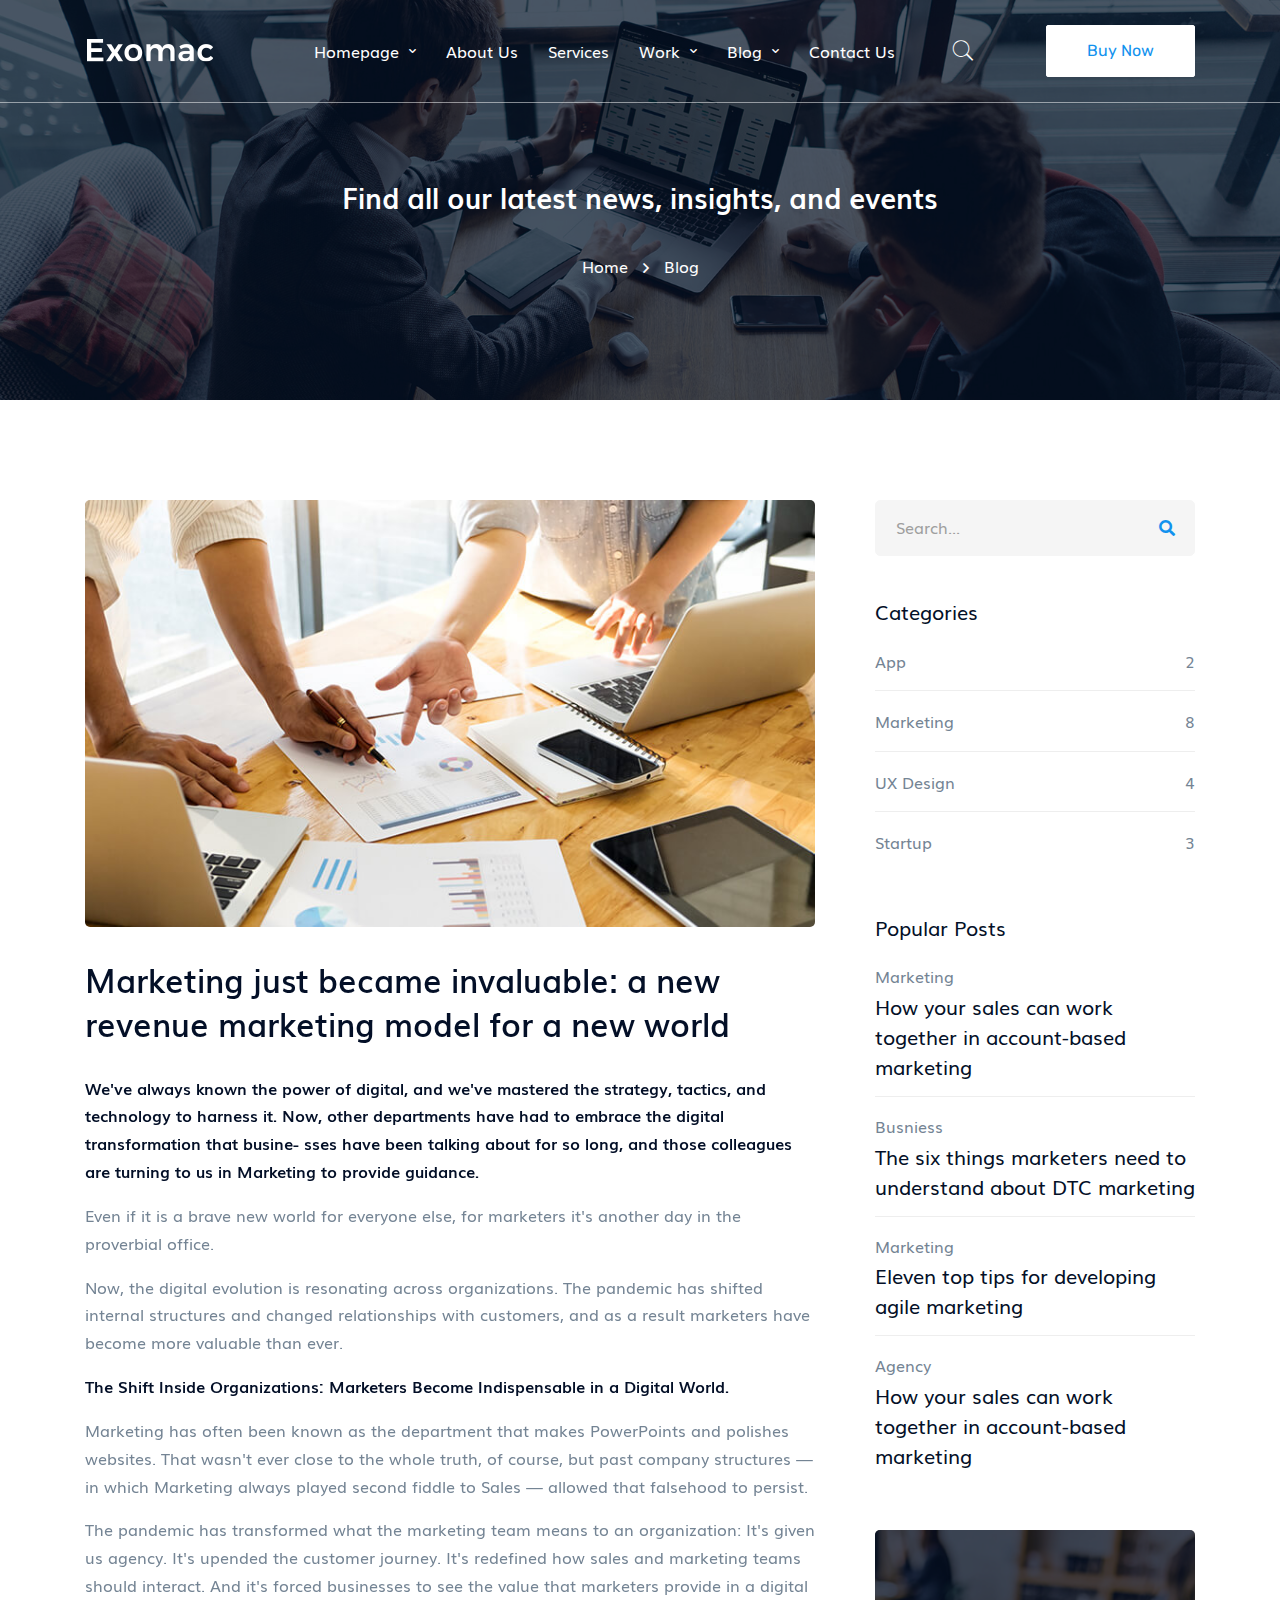
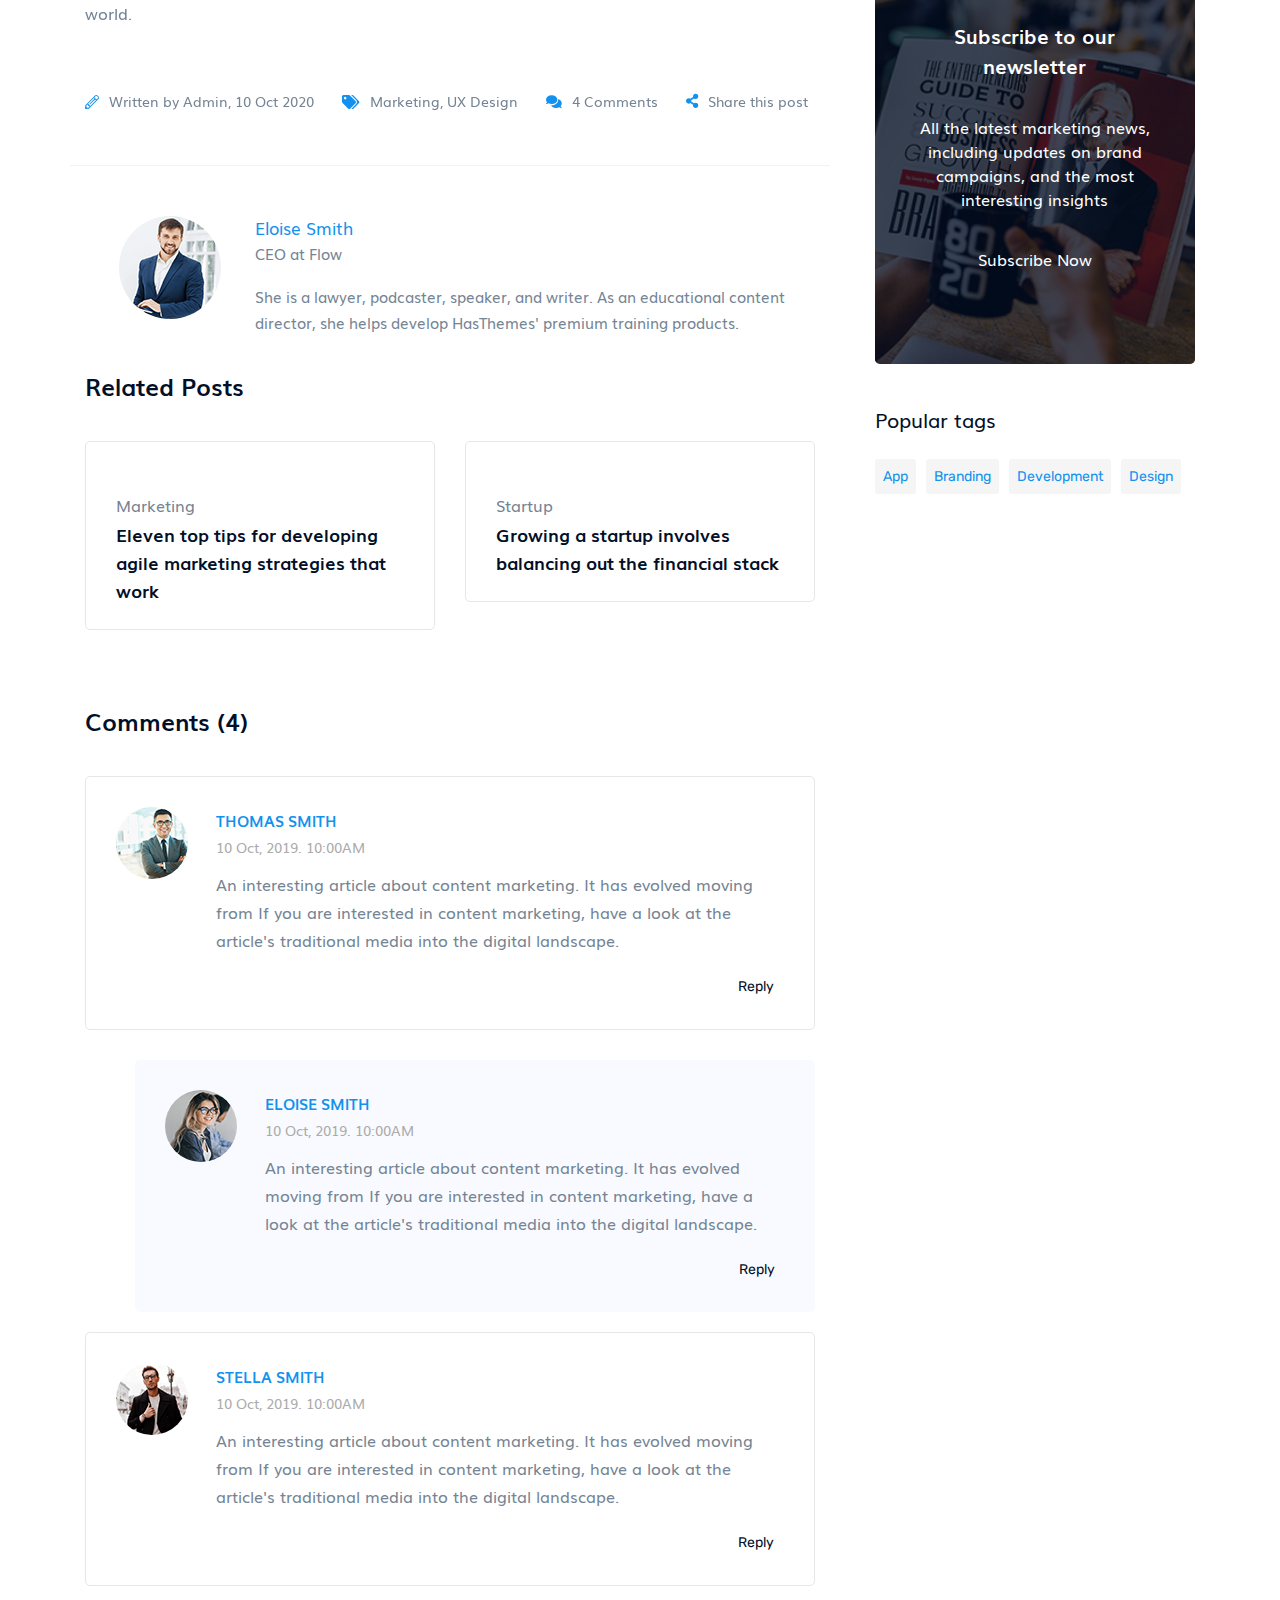
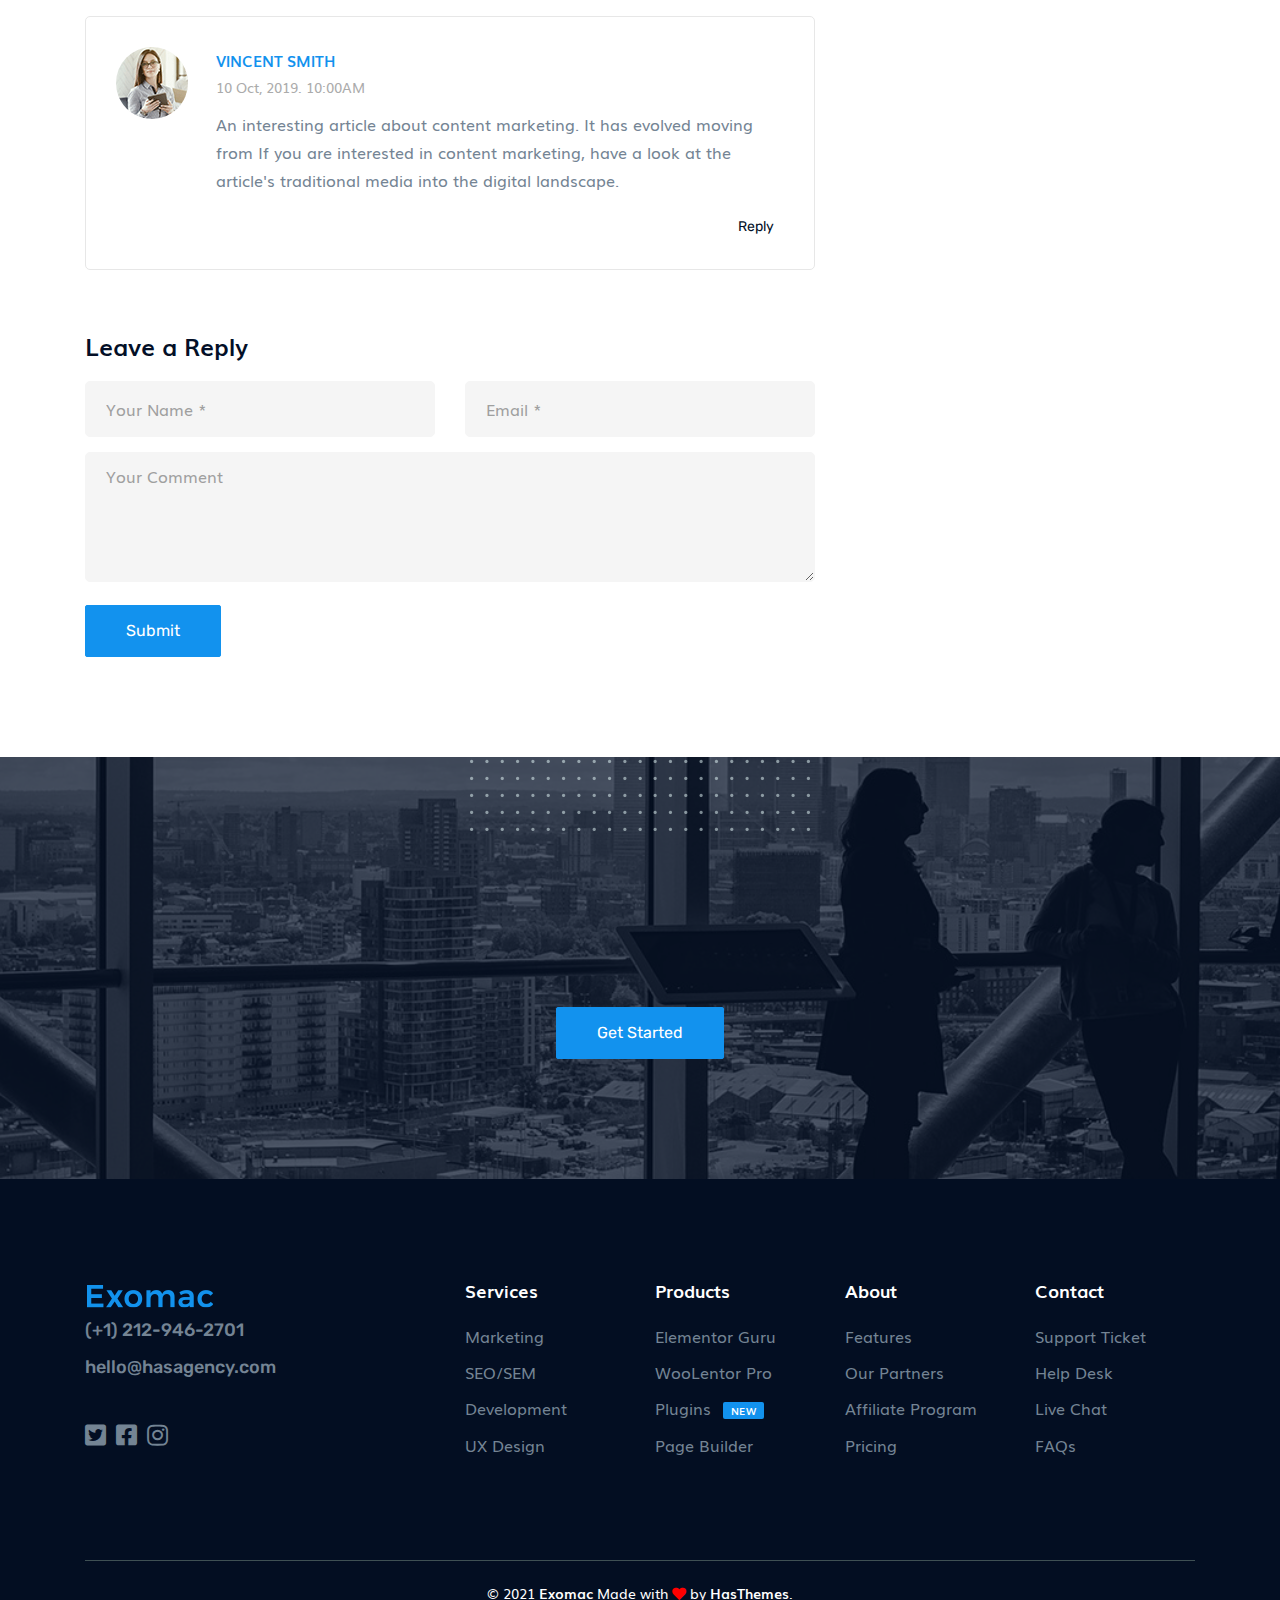
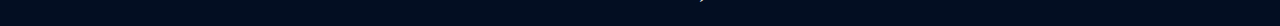
<file: exomac/blog-details.html>
<!DOCTYPE html>
<html class="no-js" lang="en">

<head>
    <meta charset="utf-8">
    <meta http-equiv="x-ua-compatible" content="ie=edge">
    <title>Blog Details || Exomac</title>
    <meta name="robots" content="noindex, follow" />
    <meta name="description" content="">
    <meta name="viewport" content="width=device-width, initial-scale=1, shrink-to-fit=no">
    <!-- Favicon -->
    <link rel="shortcut icon" type="image/x-icon" href="assets/images/favicon.png">

    <!-- CSS
	============================================ -->

    <!-- Vendor CSS (Icon Font) -->
    <!--
    <link rel="stylesheet" href="assets/css/vendor/font-awesome-pro.min.css">
    <link rel="stylesheet" href="assets/css/vendor/pe-icon-7-stroke.css">
    <link rel="stylesheet" href="assets/css/vendor/muli-font.css"> -->

    <!-- Plugins CSS (All Plugins Files) -->
    <!--
    <link rel="stylesheet" href="assets/css/plugins/swiper.min.css">
    <link rel="stylesheet" href="assets/css/plugins/animate.css">
    <link rel="stylesheet" href="assets/css/plugins/aos.min.css">
    <link rel="stylesheet" href="assets/css/plugins/magnific-popup.css">
    <link rel="stylesheet" href="assets/css/plugins/jquery.animatedheadline.css">
     -->

    <!-- Main Style CSS -->
    <!-- <link rel="stylesheet" href="assets/css/style.css"> -->

    <!-- Use the minified version files listed below for better performance and remove the files listed above -->
    <link rel="stylesheet" href="assets/css/vendor/vendor.min.css">
    <link rel="stylesheet" href="assets/css/plugins/plugins.min.css">
    <link rel="stylesheet" href="assets/css/style.min.css">

</head>

<body>

    <div id="page">
        <!-- Header Section Start -->
        <div class="header-section header-transparent sticky-header section">
            <div class="header-inner">
                <div class="container position-relative">
                    <div class="row justify-content-between align-items-center">

                        <!-- Header Logo Start -->
                        <div class="col-xl-2 col-auto order-0">
                            <div class="header-logo">
                                <a href="index.html">
                                    <img class="dark-logo" src="assets/images/logo/logo.png" alt="Agency Logo">
                                    
                                </a>
                            </div>
                        </div>
                        <!-- Header Logo End -->

                        <!-- Header Main Menu Start -->
                        <div class="col-auto col-xl d-flex align-items-center justify-content-xl-center justify-content-end order-2 order-xl-1">
                            <div class="menu-column-area d-none d-xl-block position-static">
                                <nav class="site-main-menu">
                                    <ul>
                                        <li class="has-children">
                                            <a href="index.html"><span class="menu-text">Homepage</span></a>
                                            <span class="menu-toggle"><i class="far fa-angle-down"></i></span>
                                            <ul class="sub-menu">
                                                <li><a href="index.html"><span class="menu-text">Home One</span></a></li>
                                                <li><a href="index-2.html"><span class="menu-text">Home Two</span></a></li>
                                                <li><a href="index-3.html"><span class="menu-text">Home Three</span></a></li>
                                            </ul>
                                        </li>
                                        <li>
                                            <a href="about.html"><span class="menu-text">About Us</span></a>
                                        </li>
                                        <li>
                                            <a href="service.html"><span class="menu-text">Services</span></a>
                                        </li>
                                        <li class="has-children">
                                            <a href="work.html"><span class="menu-text">Work</span></a>
                                            <span class="menu-toggle"><i class="far fa-angle-down"></i></span>
                                            <ul class="sub-menu">
                                                <li><a href="work.html"><span class="menu-text">Work</span></a></li>
                                                <li><a href="work-details.html"><span class="menu-text">Work Details</span></a></li>
                                            </ul>
                                        </li>
                                        <li class="has-children">
                                            <a href="#"><span class="menu-text">Blog</span></a>
                                            <span class="menu-toggle"><i class="far fa-angle-down"></i></span>
                                            <ul class="sub-menu">
                                                <li><a href="blog-grid.html"><span class="menu-text">Blog Grid</span></a></li>
                                                <li><a href="blog-classic.html"><span class="menu-text">Blog Classic</span></a></li>
                                                <li><a href="blog-details.html"><span class="menu-text">Blog Details</span></a></li>
                                            </ul>
                                        </li>
                                        <li>
                                            <a href="contact-us.html"><span class="menu-text">Contact Us</span></a>
                                        </li>
                                    </ul>
                                </nav>
                            </div>
                            <!-- Header Search Start -->
                            <div class="header-search-area ml-xl-7 ml-0">

                                <!-- Header Login Start -->
                                <div class="header-search">
                                    <a href="javascript:void(0)" class="header-search-toggle"><i class="pe-7s-search pe-2x pe-va"></i></a>
                                </div>
                                <!-- Header Login End -->
                            </div>
                            <!-- Header Search End -->

                            <!-- Header Mobile Menu Toggle Start -->
                            <div class="header-mobile-menu-toggle d-xl-none ml-sm-2">
                                <button class="toggle">
                                    <i class="icon-top"></i>
                                    <i class="icon-middle"></i>
                                    <i class="icon-bottom"></i>
                                </button>
                            </div>
                            <!-- Header Mobile Menu Toggle End -->
                        </div>
                        <!-- Header Main Menu End -->

                        <!-- Header Right Start -->
                        <div class="col-xl-2 col d-none d-sm-flex justify-content-end order-1 order-xl-2">
                            <a href="#" class="btn btn-light btn-hover-primary">Buy Now</a>
                        </div>
                        <!-- Header Right End -->

                    </div>
                </div>
            </div>
        </div>
        <!-- Header Section End -->

        <!-- Main Search Start -->
        <div class="main-search-active">
            <div class="sidebar-search-icon">
                <button class="search-close"><i class="pe-7s-close"></i></button>
            </div>
            <div class="sidebar-search-input">
                <form action="#">
                    <div class="form-search">
                        <input id="search" class="input-text" value="" placeholder="" type="search">
                        <button>
                            <i class="fa fa-search"></i>
                        </button>
                    </div>
                </form>
                <p class="form-description">Hit enter to search or ESC to close</p>
            </div>
        </div>
        <!-- Main Search End -->

        <!-- Page Title Section Start -->
        <div class="page-title-section section section-padding-top" data-bg-color="#000" data-overlay="0.7" data-bg-image="assets/images/bg/breadcrumb-bg-four.jpg">
            <div class="page-title">
                <div class="container">
                    <h1 class="title">Find all our latest news, insights, and events</h1>
                </div>
            </div>
            <div class="page-breadcrumb position-static">
                <div class="container">
                    <ul class="breadcrumb justify-content-center">
                        <li><a href="index.html">Home</a></li>
                        <li class="current">Blog</li>
                    </ul>
                </div>
            </div>
        </div>
        <!-- Page Title Section End -->

        <!-- Blog Section Start -->
        <div class="section section-padding fix">
            <div class="container">
                <div class="row mb-n10">

                    <div class="col-lg-8 col-12 order-lg-1 mb-10">
                        <!-- Blog Wrapper Start -->
                        <div class="row row-cols-1 no-gutters">

                            <!-- Blog Start -->
                            <div class="blog-3 blog-details col" data-aos="fade-up">
                                <div class="thumbnail">
                                    <img class="w-100" src="assets/images/blog/770/blog-2.jpg" alt="Blog Image">
                                </div>
                                <div class="info">
                                    <h3 class="title">Marketing just became invaluable: a new revenue marketing model for a new world</h3>
                                    <div class="desc">
                                        <p><strong>We've always known the power of digital, and we've mastered the strategy, tactics, and technology to harness it. Now, other departments have had to embrace the digital transformation that busine- sses have been talking about for so long, and those colleagues are turning to us in Marketing to provide guidance.</strong></p>

                                        <p>Even if it is a brave new world for everyone else, for marketers it's another day in the proverbial office.</p>

                                        <p>Now, the digital evolution is resonating across organizations. The pandemic has shifted internal structures and changed relationships with customers, and as a result marketers have become more valuable than ever.</p>

                                        <p><strong>The Shift Inside Organizations: Marketers Become Indispensable in a Digital World.</strong></p>

                                        <p>Marketing has often been known as the department that makes PowerPoints and polishes websites. That wasn't ever close to the whole truth, of course, but past company structures — in which Marketing always played second fiddle to Sales — allowed that falsehood to persist.</p>

                                        <p>The pandemic has transformed what the marketing team means to an organization: It's given us agency. It's upended the customer journey. It's redefined how sales and marketing teams should interact. And it's forced businesses to see the value that marketers provide in a digital world.</p>
                                    </div>
                                    <ul class="meta mb-0 mt-12">
                                        <li><i class="fal fa-pencil-alt"></i>Written by Admin, 10 Oct 2020</li>
                                        <li><i class="fas fa-tags"></i>Marketing, UX Design</li>
                                        <li><i class="fas fa-comments"></i>4 Comments</li>
                                        <li class="media"><a href="#"><i class="fas fa-share-alt"></i>Share this post</a>
                                            <div class="list">
                                                <a href="JavaScript:Void(0);"><i class="fab fa-facebook-f"></i></a>
                                                <a href="JavaScript:Void(0);"><i class="fab fa-twitter"></i></a>
                                                <a href="JavaScript:Void(0);"><i class="fab fa-linkedin"></i></a>
                                                <a href="JavaScript:Void(0);"><i class="fab fa-tumblr-square"></i></a>
                                            </div>
                                        </li>
                                    </ul>
                                </div>
                            </div>
                            <!-- Blog End -->

                            <div class="entry-author">
                                <div class="author-info">
                                    <div class="author-avatar">
                                        <img src="assets/images/author/blog-author.png" alt="">
                                    </div>
                                    <div class="author-description">
                                        <h6 class="author-name">Eloise Smith</h6>
                                        <span class="designation">CEO at Flow</span>
                                        <div class="author-biographical-info">
                                            She is a lawyer, podcaster, speaker, and writer. As an educational content director, she helps develop HasThemes' premium training products.
                                        </div>
                                    </div>
                                </div>
                            </div>

                            <div class="blog-nav-links">
                                <h4 class="title">Related Posts </h4>
                                <div class="nav-list">
                                    <div class="nav-item prev">
                                        <div class="inner">
                                            <a href="#">
                                                <div class="hover-bg has-thumbnail" data-bg-image="./assets/images/pagination/blog-pagination.jpg"></div>
                                                <span class="cate">Marketing</span>
                                                <h6>Eleven top tips for developing agile marketing strategies that work</h6>
                                            </a>
                                        </div>
                                    </div>

                                    <div class="nav-item next">
                                        <div class="inner">
                                            <a href="#">
                                                <div class="hover-bg has-thumbnail" data-bg-image="./assets/images/pagination/blog-pagination-2.jpg"></div>
                                                <span class="cate">Startup</span>
                                                <h6>Growing a startup involves balancing out the financial stack</h6>
                                            </a>
                                        </div>
                                    </div>
                                </div>
                            </div>

                            <div class="comment-list-wrapper">

                                <div class="row">
                                    <div class="col-lg-12">
                                        <h4 class="title">Comments (4) </h4>
                                    </div>
                                    <div class="col-lg-12">

                                        <ol class="comment-list">
                                            <li class="comment">
                                                <div class="comment-2">
                                                    <div class="comment-author vcard">
                                                        <img alt="" src="assets/images/comment/comment1.png">
                                                    </div>
                                                    <div class="comment-content">
                                                        <div class="meta">
                                                            <h6 class="fn">Thomas Smith</h6>
                                                            <div class="comment-datetime"> 10 Oct, 2019. 10:00AM </div>
                                                        </div>
                                                        <div class="comment-text">
                                                            <p>An interesting article​ about ​content marketing. It has evolved moving from If you are interested in content marketing, have a look at the article's traditional media into the digital landscape.</p>
                                                        </div>

                                                        <div class="comment-actions">
                                                            <a class="comment-reply-link" href="#">Reply</a>
                                                        </div>
                                                    </div>
                                                </div>
                                            </li>
                                            <!-- comment End-->
                                            <li class="children comment">
                                                <div class="comment-6">
                                                    <div class="comment-author vcard">
                                                        <img alt="" src="assets/images/comment/comment2.png">
                                                    </div>
                                                    <div class="comment-content">
                                                        <div class="meta">
                                                            <h6 class="fn">Eloise Smith</h6>
                                                            <div class="comment-datetime">10 Oct, 2019. 10:00AM</div>
                                                        </div>
                                                        <div class="comment-text">
                                                            <p>An interesting article​ about ​content marketing. It has evolved moving from If you are interested in content marketing, have a look at the article's traditional media into the digital landscape.</p>
                                                        </div>

                                                        <div class="comment-actions">
                                                            <a class="comment-reply-link" href="#">Reply</a>
                                                        </div>
                                                    </div>
                                                </div>
                                            </li><!-- comment End -->
                                            <li class="comment">
                                                <div class="comment-2">
                                                    <div class="comment-author vcard">
                                                        <img alt="" src="assets/images/comment/comment3.png">
                                                    </div>
                                                    <div class="comment-content">
                                                        <div class="meta">
                                                            <h6 class="fn">Stella Smith</h6>
                                                            <div class="comment-datetime"> 10 Oct, 2019. 10:00AM </div>
                                                        </div>
                                                        <div class="comment-text">
                                                            <p>An interesting article​ about ​content marketing. It has evolved moving from If you are interested in content marketing, have a look at the article's traditional media into the digital landscape.</p>
                                                        </div>

                                                        <div class="comment-actions">
                                                            <a class="comment-reply-link" href="#">Reply</a>
                                                        </div>
                                                    </div>
                                                </div>
                                            </li>
                                            <!-- comment End-->
                                            <li class="comment">
                                                <div class="comment-5">
                                                    <div class="comment-author vcard">
                                                        <img alt="" src="assets/images/comment/comment4.png">
                                                    </div>
                                                    <div class="comment-content">
                                                        <div class="meta">
                                                            <h6 class="fn">Vincent Smith</h6>
                                                            <div class="comment-datetime">10 Oct, 2019. 10:00AM</div>
                                                        </div>
                                                        <div class="comment-text">
                                                            <p>An interesting article​ about ​content marketing. It has evolved moving from If you are interested in content marketing, have a look at the article's traditional media into the digital landscape.</p>
                                                        </div>

                                                        <div class="comment-actions">
                                                            <a class="comment-reply-link" href="#">Reply</a>
                                                        </div>
                                                    </div>
                                                </div>
                                            </li>
                                            <!-- comment End-->
                                        </ol>
                                    </div>
                                </div>
                            </div>

                            <div class="comment-form-wrap">
                                <div class="comment-respond">
                                    <h3 class="title">Leave a Reply</h3>
                                    <form action="#" method="post">
                                        <div class="row">
                                            <div class="col-md-6 col-12 mb-3">
                                                <input type="text" placeholder="Your Name *" name="name">
                                            </div>
                                            <div class="col-md-6 col-12 mb-3">
                                                <input type="email" placeholder="Email *" name="email">
                                            </div>
                                            <div class="col-12 mb-3">
                                                <textarea name="message" placeholder="Your Comment"></textarea>
                                            </div>
                                            <div class="col-12 text-left">
                                                <button class="btn btn-primary btn-hover-secondary">Submit</button>
                                            </div>
                                        </div>
                                    </form>
                                </div>
                            </div>

                        </div>
                        <!-- Blog Wrapper End -->
                    </div>

                    <div class="col-lg-4 col-12 order-lg-2 mb-10">
                        <div class="sidebar-widget-wrapper">
                            <div class="sidebar-widget">
                                <div class="sidebar-widget-content">
                                    <div class="sidebar-widget-search">
                                        <form action="#">
                                            <input type="text" placeholder="Search...">
                                            <button><i class="fas fa-search"></i></button>
                                        </form>
                                    </div>
                                </div>
                            </div>
                            <div class="sidebar-widget">
                                <h3 class="sidebar-widget-title mb-2">Categories</h3>
                                <div class="sidebar-widget-content">
                                    <ul class="sidebar-widget-cate-list">
                                        <li><a href="#"><span class="text">App</span> <span class="count">2</span></a></li>
                                        <li><a href="#"><span class="text">Marketing</span> <span class="count">8</span></a></li>
                                        <li><a href="#"><span class="text">UX Design</span> <span class="count">4</span></a></li>
                                        <li><a href="#"><span class="text">Startup</span> <span class="count">3</span></a></li>
                                    </ul>
                                </div>
                            </div>
                            <div class="sidebar-widget">
                                <h3 class="sidebar-widget-title mb-2">Popular Posts</h3>
                                <div class="sidebar-widget-content">
                                    <ul class="sidebar-widget-list-post">
                                        <li>
                                            <span class="cate">Marketing</span>
                                            <a href="#"> How your sales can work together in account-based marketing</a>
                                        </li>
                                        <li>
                                            <span class="cate">Busniess</span>
                                            <a href="#">The six things marketers need to understand about DTC marketing</a>
                                        </li>
                                        <li>
                                            <span class="cate">Marketing</span>
                                            <a href="#">Eleven top tips for developing agile marketing</a>
                                        </li>
                                        <li>
                                            <span class="cate">Agency</span>
                                            <a href="#"> How your sales can work together in account-based marketing</a>
                                        </li>
                                    </ul>
                                </div>
                            </div>

                            <div class="sidebar-widget">
                                <div class="sidebar-widget-content">
                                    <div class="sidebar-widget-banner" data-overlay="0.7" data-bg-image="assets/images/bg/banner.jpg">
                                        <h3 class="title">Subscribe to our newsletter</h3>
                                        <p>All the latest marketing news, including updates on brand campaigns, and the most interesting insights</p>
                                        <a href="#">Subscribe Now</a>
                                    </div>
                                </div>
                            </div>

                            <div class="sidebar-widget">
                                <h3 class="sidebar-widget-title">Popular tags</h3>
                                <div class="sidebar-widget-content">
                                    <div class="tagcloud">
                                        <a href="JavaScript:Void(0);">App</a>
                                        <a href="JavaScript:Void(0);">Branding</a>
                                        <a href="JavaScript:Void(0);">Development</a>
                                        <a href="JavaScript:Void(0);">Design</a>
                                    </div>
                                </div>
                            </div>
                        </div>
                    </div>

                </div>
            </div>
        </div>
        <!-- Blog Section End -->

        <!-- CTA Section Start -->
        <div class="section section-padding-t110-b120 newsletter-section" data-bg-color="#000" data-overlay="0.7" data-bg-image="assets/images/bg/newsletter.jpg">
            <div class="container">
                <div class="row align-items-center">
                    <div class="col-lg-12 m-auto">
                        <!-- CTA Content Start -->
                        <div class="cta-content text-center">
                            <!-- Section Title Start -->
                            <div class="section-title color-light text-center mb-0" data-aos="fade-up">
                                <h2 class="title">Let’s find out how to work together</h2>
                                <p class="sub-title fz-18">Ready to start your project? The contact information collected through
                                    this form will only be used to send a response to your inquiry.</p>
                            </div>
                            <!-- Section Title End -->
                            <a href="#" class="btn btn-primary btn-hover-secondary mt-6">Get Started</a>
                        </div>
                        <!-- CTA Content End -->
                    </div>
                </div>
            </div>

            <!-- Animation Shape Start -->
            <div class="shape shape-1 scene">
                <span data-depth="3">
                    <img src="assets/images/shape-animation/newsletter-shape.png" alt="">
                </span>
            </div>
            <!-- Animation Shape End -->
        </div>
        <!-- CTA Section End -->

        <div class="footer-section section" data-bg-color="#030e22">
            <div class="container">

                <!-- Footer Top Widgets Start -->
                <div class="row mb-lg-14 mb-md-10 mb-6">

                    <!-- Footer Widget Start -->
                    <div class="col-xl-4 col-lg-4 col-md-4 col-sm-6 col-12 col-12 mb-6">
                        <div class="footer-widget">
                            <div class="footer-logo">
                                <a href="index.html"><img src="assets/images/logo/footer-logo.png" alt="Agency Logo"></a>
                            </div>
                            <div class="footer-widget-content">
                                <div class="content">


                                    <p><a href="#">(+1) 212-946-2701</a></p>
                                    <p><a href="#">hello@hasagency.com</a> </p>
                                </div>
                                <div class="footer-social-inline">
                                    <a href="#"><i class="fab fa-twitter-square"></i></a>
                                    <a href="#"><i class="fab fa-facebook-square"></i></a>
                                    <a href="#"><i class="fab fa-instagram"></i></a>
                                </div>
                            </div>
                        </div>
                    </div>
                    <!-- Footer Widget End -->

                    <!-- Footer Widget Start -->
                    <div class="col-xl-2 col-lg-2 col-md-4 col-sm-6 col-6 mb-6">
                        <div class="footer-widget">
                            <h4 class="footer-widget-title">Services</h4>
                            <div class="footer-widget-content">
                                <ul>
                                    <li><a href="#">Marketing</a></li>
                                    <li><a href="#">SEO/SEM</a></li>
                                    <li><a href="#">Development</a></li>
                                    <li><a href="#">UX Design</a></li>
                                </ul>
                            </div>
                        </div>
                    </div>
                    <!-- Footer Widget End -->

                    <!-- Footer Widget Start -->
                    <div class="col-xl-2 col-lg-2 col-md-4 col-sm-4 col-6 mb-6">
                        <div class="footer-widget">
                            <h4 class="footer-widget-title">Products</h4>
                            <div class="footer-widget-content">
                                <ul>
                                    <li><a href="#">Elementor Guru</a></li>
                                    <li><a href="#">WooLentor Pro</a></li>
                                    <li><a href="#">Plugins <span class="ft-badge">New</span></a></li>
                                    <li><a href="#">Page Builder</a></li>
                                </ul>
                            </div>
                        </div>
                    </div>
                    <!-- Footer Widget End -->

                    <!-- Footer Widget Start -->
                    <div class="col-xl-2 col-lg-2 col-md-4 col-sm-4 col-6 mb-6">
                        <div class="footer-widget">
                            <h4 class="footer-widget-title">About</h4>
                            <div class="footer-widget-content">
                                <ul>
                                    <li><a href="#">Features</a></li>
                                    <li><a href="#">Our Partners</a></li>
                                    <li><a href="#">Affiliate Program</a></li>
                                    <li><a href="#">Pricing</a></li>
                                </ul>
                            </div>
                        </div>
                    </div>
                    <!-- Footer Widget End -->

                    <!-- Footer Widget Start -->
                    <div class="col-xl-2 col-lg-2 col-md-4 col-sm-4 col-6 mb-6">
                        <div class="footer-widget">
                            <h4 class="footer-widget-title">Contact</h4>
                            <div class="footer-widget-content">
                                <ul>
                                    <li><a href="#">Support Ticket</a></li>
                                    <li><a href="#">Help Desk</a></li>
                                    <li><a href="#">Live Chat</a></li>
                                    <li><a href="#">FAQs</a></li>
                                </ul>
                            </div>
                        </div>
                    </div>
                    <!-- Footer Widget End -->

                </div>
                <!-- Footer Top Widgets End -->

                <!-- Footer Copyright Start -->
                <div class="row">
                    <div class="col">
                        <p class="copyright">© 2021 <strong>Exomac</strong> Made with <i class="fas fa-heart text-danger" aria-hidden="true"></i> by <a href="https://hasthemes.com/"><strong>HasThemes</strong></a>.</p>
                    </div>
                </div>
                <!-- Footer Copyright End -->

            </div>
        </div>

        <!-- Scroll Top Start -->
        <a href="#" class="scroll-top" id="scroll-top">
            <i class="arrow-top fal fa-long-arrow-up"></i>
            <i class="arrow-bottom fal fa-long-arrow-up"></i>
        </a>
        <!-- Scroll Top End -->
    </div>

    <div id="site-main-mobile-menu" class="site-main-mobile-menu">
        <div class="site-main-mobile-menu-inner">
            <div class="mobile-menu-header">
                <div class="mobile-menu-logo">
                    <a href="index.html"><img src="assets/images/logo/logo.png" alt=""></a>
                </div>
                <div class="mobile-menu-close">
                    <button class="toggle">
                        <i class="icon-top"></i>
                        <i class="icon-bottom"></i>
                    </button>
                </div>
            </div>
            <div class="mobile-menu-content">
                <nav class="site-mobile-menu">
                    <ul>
                        <li class="has-children">
                            <a href="index.html"><span class="menu-text">Homepage</span></a>
                            <span class="menu-toggle"><i class="far fa-angle-down"></i></span>
                            <ul class="sub-menu">
                                <li><a href="index.html"><span class="menu-text">Home One</span></a></li>
                                <li><a href="index-2.html"><span class="menu-text">Home Two</span></a></li>
                                <li><a href="index-3.html"><span class="menu-text">Home Three</span></a></li>
                            </ul>
                        </li>
                        <li>
                            <a href="about.html"><span class="menu-text">About Us</span></a>
                        </li>
                        <li>
                            <a href="service.html"><span class="menu-text">Services</span></a>
                        </li>
                        <li class="has-children">
                            <a href="work.html"><span class="menu-text">Work</span></a>
                            <span class="menu-toggle"><i class="far fa-angle-down"></i></span>
                            <ul class="sub-menu">
                                <li><a href="work.html"><span class="menu-text">Work</span></a></li>
                                <li><a href="work-details.html"><span class="menu-text">Work Details</span></a></li>
                            </ul>
                        </li>
                        <li class="has-children">
                            <a href="#"><span class="menu-text">Blog</span></a>
                            <span class="menu-toggle"><i class="far fa-angle-down"></i></span>
                            <ul class="sub-menu">
                                <li><a href="blog-grid.html"><span class="menu-text">Blog Grid</span></a></li>
                                <li><a href="blog-classic.html"><span class="menu-text">Blog Classic</span></a></li>
                                <li><a href="blog-details.html"><span class="menu-text">Blog Details</span></a></li>
                            </ul>
                        </li>
                        <li>
                            <a href="contact-us.html"><span class="menu-text">Contact Us</span></a>
                        </li>
                    </ul>
                </nav>
            </div>
        </div>
    </div>

    <!-- JS
============================================ -->

    <!-- Vendors JS -->
    <!-- <script src="assets/js/vendor/modernizr-3.6.0.min.js"></script>
<script src="assets/js/vendor/jquery-3.6.0.min.js"></script>
<script src="assets/js/vendor/jquery-migrate-3.3.2.min.js"></script>
<script src="assets/js/vendor/bootstrap.bundle.min.js"></script> -->

    <!-- Plugins JS -->
    <!-- 
        <script src="assets/js/plugins/parallax.min.js"></script>
        <script src="assets/js/plugins/jquery.ajaxchimp.min.js"></script>
        <script src="assets/js/plugins/aos.min.js"></script>
        <script src="assets/js/plugins/imagesloaded.pkgd.min.js"></script>
        <script src="assets/js/plugins/isotope.pkgd.min.js"></script>
        <script src="assets/js/plugins/jquery.animatedheadline.min.js"></script>
        <script src="assets/js/plugins/jquery.counterup.min.js"></script>
        <script src="assets/js/plugins/jquery.magnific-popup.min.js"></script>
        <script src="assets/js/plugins/svg-inject.min.js"></script>
        <script src="assets/js/plugins/swiper.min.js"></script>
        <script src="assets/js/plugins/vanilla-tilt.min.js"></script>
        <script src="assets/js/plugins/vidim.min.js"></script>
        <script src="assets/js/plugins/vivus.min.js"></script>
        <script src="assets/js/plugins/waypoints.min.js"></script>

-->

    <!-- Use the minified version files listed below for better performance and remove the files listed above -->
    <script src="assets/js/vendor/vendor.min.js"></script>
    <script src="assets/js/plugins/plugins.min.js"></script>

    <!-- Main Activation JS -->
    <script src="assets/js/main.js"></script>





</body>

</html>
</file>
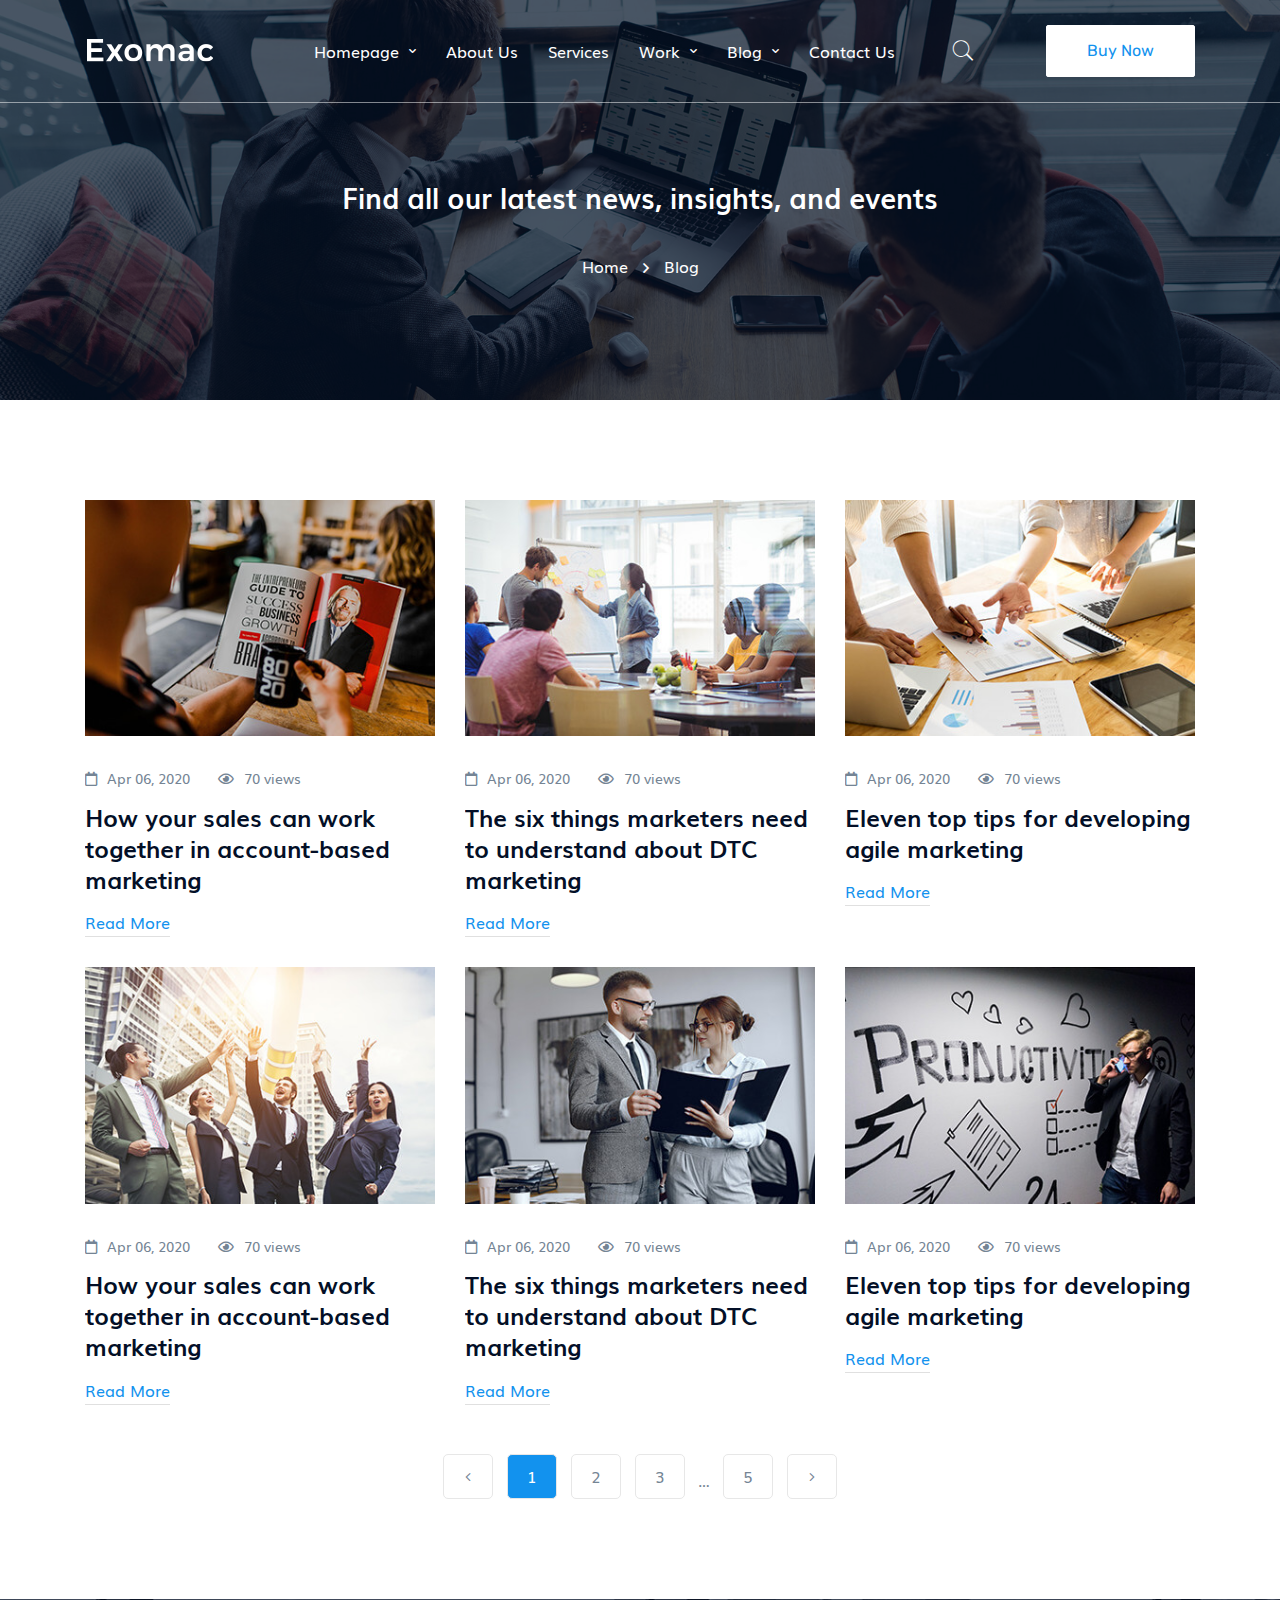
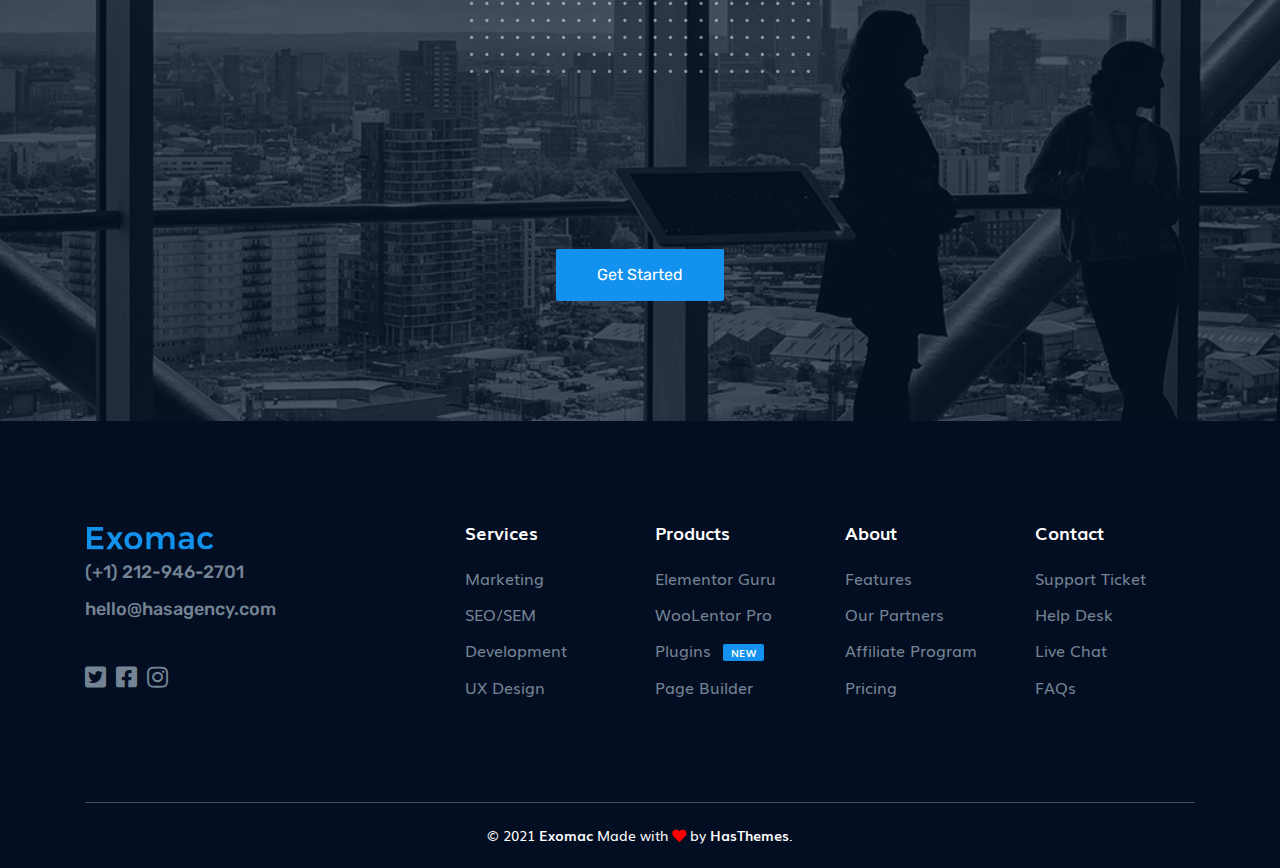
<file: exomac/blog-grid.html>
<!DOCTYPE html>
<html class="no-js" lang="en">

<head>
    <meta charset="utf-8">
    <meta http-equiv="x-ua-compatible" content="ie=edge">
    <title>Blog Grid || Exomac</title>
    <meta name="robots" content="noindex, follow" />
    <meta name="description" content="">
    <meta name="viewport" content="width=device-width, initial-scale=1, shrink-to-fit=no">
    <!-- Favicon -->
    <link rel="shortcut icon" type="image/x-icon" href="assets/images/favicon.png">

    <!-- CSS
	============================================ -->

    <!-- Vendor CSS (Icon Font) -->
    <!--
    <link rel="stylesheet" href="assets/css/vendor/font-awesome-pro.min.css">
    <link rel="stylesheet" href="assets/css/vendor/pe-icon-7-stroke.css">
    <link rel="stylesheet" href="assets/css/vendor/muli-font.css"> -->

    <!-- Plugins CSS (All Plugins Files) -->
    <!--
    <link rel="stylesheet" href="assets/css/plugins/swiper.min.css">
    <link rel="stylesheet" href="assets/css/plugins/animate.css">
    <link rel="stylesheet" href="assets/css/plugins/aos.min.css">
    <link rel="stylesheet" href="assets/css/plugins/magnific-popup.css">
    <link rel="stylesheet" href="assets/css/plugins/jquery.animatedheadline.css">
     -->

    <!-- Main Style CSS -->
    <!-- <link rel="stylesheet" href="assets/css/style.css"> -->

    <!-- Use the minified version files listed below for better performance and remove the files listed above -->
    <link rel="stylesheet" href="assets/css/vendor/vendor.min.css">
    <link rel="stylesheet" href="assets/css/plugins/plugins.min.css">
    <link rel="stylesheet" href="assets/css/style.min.css">

</head>

<body>

    <div id="page">
        <!-- Header Section Start -->
        <div class="header-section header-transparent sticky-header section">
            <div class="header-inner">
                <div class="container position-relative">
                    <div class="row justify-content-between align-items-center">

                        <!-- Header Logo Start -->
                        <div class="col-xl-2 col-auto order-0">
                            <div class="header-logo">
                                <a href="index.html">
                                    <img class="dark-logo" src="assets/images/logo/logo.png" alt="Agency Logo">
                                    
                                </a>
                            </div>
                        </div>
                        <!-- Header Logo End -->

                        <!-- Header Main Menu Start -->
                        <div class="col-auto col-xl d-flex align-items-center justify-content-xl-center justify-content-end order-2 order-xl-1">
                            <div class="menu-column-area d-none d-xl-block position-static">
                                <nav class="site-main-menu">
                                    <ul>
                                        <li class="has-children">
                                            <a href="index.html"><span class="menu-text">Homepage</span></a>
                                            <span class="menu-toggle"><i class="far fa-angle-down"></i></span>
                                            <ul class="sub-menu">
                                                <li><a href="index.html"><span class="menu-text">Home One</span></a></li>
                                                <li><a href="index-2.html"><span class="menu-text">Home Two</span></a></li>
                                                <li><a href="index-3.html"><span class="menu-text">Home Three</span></a></li>
                                            </ul>
                                        </li>
                                        <li>
                                            <a href="about.html"><span class="menu-text">About Us</span></a>
                                        </li>
                                        <li>
                                            <a href="service.html"><span class="menu-text">Services</span></a>
                                        </li>
                                        <li class="has-children">
                                            <a href="work.html"><span class="menu-text">Work</span></a>
                                            <span class="menu-toggle"><i class="far fa-angle-down"></i></span>
                                            <ul class="sub-menu">
                                                <li><a href="work.html"><span class="menu-text">Work</span></a></li>
                                                <li><a href="work-details.html"><span class="menu-text">Work Details</span></a></li>
                                            </ul>
                                        </li>
                                        <li class="has-children">
                                            <a href="#"><span class="menu-text">Blog</span></a>
                                            <span class="menu-toggle"><i class="far fa-angle-down"></i></span>
                                            <ul class="sub-menu">
                                                <li><a href="blog-grid.html"><span class="menu-text">Blog Grid</span></a></li>
                                                <li><a href="blog-classic.html"><span class="menu-text">Blog Classic</span></a></li>
                                                <li><a href="blog-details.html"><span class="menu-text">Blog Details</span></a></li>
                                            </ul>
                                        </li>
                                        <li>
                                            <a href="contact-us.html"><span class="menu-text">Contact Us</span></a>
                                        </li>
                                    </ul>
                                </nav>
                            </div>
                            <!-- Header Search Start -->
                            <div class="header-search-area ml-xl-7 ml-0">

                                <!-- Header Login Start -->
                                <div class="header-search">
                                    <a href="javascript:void(0)" class="header-search-toggle"><i class="pe-7s-search pe-2x pe-va"></i></a>
                                </div>
                                <!-- Header Login End -->
                            </div>
                            <!-- Header Search End -->

                            <!-- Header Mobile Menu Toggle Start -->
                            <div class="header-mobile-menu-toggle d-xl-none ml-sm-2">
                                <button class="toggle">
                                    <i class="icon-top"></i>
                                    <i class="icon-middle"></i>
                                    <i class="icon-bottom"></i>
                                </button>
                            </div>
                            <!-- Header Mobile Menu Toggle End -->
                        </div>
                        <!-- Header Main Menu End -->

                        <!-- Header Right Start -->
                        <div class="col-xl-2 col d-none d-sm-flex justify-content-end order-1 order-xl-2">
                            <a href="#" class="btn btn-light btn-hover-primary">Buy Now</a>
                        </div>
                        <!-- Header Right End -->

                    </div>
                </div>
            </div>
        </div>
        <!-- Header Section End -->

        <!-- Main Search Start -->
        <div class="main-search-active">
            <div class="sidebar-search-icon">
                <button class="search-close"><i class="pe-7s-close"></i></button>
            </div>
            <div class="sidebar-search-input">
                <form action="#">
                    <div class="form-search">
                        <input id="search" class="input-text" value="" placeholder="" type="search">
                        <button>
                            <i class="fa fa-search"></i>
                        </button>
                    </div>
                </form>
                <p class="form-description">Hit enter to search or ESC to close</p>
            </div>
        </div>
        <!-- Main Search End -->

        <!-- Page Title Section Start -->
        <div class="page-title-section section section-padding-top" data-bg-color="#000" data-overlay="0.7" data-bg-image="assets/images/bg/breadcrumb-bg-four.jpg">
            <div class="page-title">
                <div class="container">
                    <h1 class="title">Find all our latest news, insights, and events</h1>
                </div>
            </div>
            <div class="page-breadcrumb position-static">
                <div class="container">
                    <ul class="breadcrumb justify-content-center">
                        <li><a href="index.html">Home</a></li>
                        <li class="current">Blog</li>
                    </ul>
                </div>
            </div>
        </div>
        <!-- Page Title Section End -->

        <!-- Blog Section Start -->
        <div class="section section-padding fix">
            <div class="container">

                <div class="row row-cols-lg-3 row-cols-md-2 row-cols-sm-2 row-cols-1 mb-n6">
                    <div class="col">
                        <!-- Single Blog Start -->
                        <div class="blog">
                            <div class="thumbnail">
                                <a href="blog-details.html" class="image"><img src="assets/images/blog/370/blog-1.jpg" alt="Blog Image"></a>
                            </div>
                            <div class="info">
                                <ul class="meta">
                                    <li><i class="far fa-calendar"></i>Apr 06, 2020</li>
                                    <li><i class="far fa-eye"></i>70 views</li>
                                </ul>
                                <h3 class="title"><a href="blog-details.html">How your sales can work together in account-based marketing</a></h3>
                                <a href="blog-details.html" class="link "> <mark>Read More</mark> </a>
                            </div>
                        </div>
                        <!-- Single Blog End -->
                    </div>
                    <div class="col">
                        <!-- Single Blog Start -->
                        <div class="blog">
                            <div class="thumbnail">
                                <a href="blog-details.html" class="image"><img src="assets/images/blog/370/blog-2.jpg" alt="Blog Image"></a>
                            </div>
                            <div class="info">
                                <ul class="meta">
                                    <li><i class="far fa-calendar"></i>Apr 06, 2020</li>
                                    <li><i class="far fa-eye"></i>70 views</li>
                                </ul>
                                <h3 class="title"><a href="blog-details.html">The six things marketers need to understand about DTC marketing</a></h3>
                                <a href="blog-details.html" class="link "> <mark>Read More</mark> </a>
                            </div>
                        </div>
                        <!-- Single Blog End -->
                    </div>
                    <div class="col">
                        <!-- Single Blog Start -->
                        <div class="blog">
                            <div class="thumbnail">
                                <a href="blog-details.html" class="image"><img src="assets/images/blog/370/blog-3.jpg" alt="Blog Image"></a>
                            </div>
                            <div class="info">
                                <ul class="meta">
                                    <li><i class="far fa-calendar"></i>Apr 06, 2020</li>
                                    <li><i class="far fa-eye"></i>70 views</li>
                                </ul>
                                <h3 class="title"><a href="blog-details.html">Eleven top tips for developing agile marketing</a></h3>
                                <a href="blog-details.html" class="link "> <mark>Read More</mark> </a>
                            </div>
                        </div>
                        <!-- Single Blog End -->
                    </div>
                    <div class="col">
                        <!-- Single Blog Start -->
                        <div class="blog">
                            <div class="thumbnail">
                                <a href="blog-details.html" class="image"><img src="assets/images/blog/370/blog-4.jpg" alt="Blog Image"></a>
                            </div>
                            <div class="info">
                                <ul class="meta">
                                    <li><i class="far fa-calendar"></i>Apr 06, 2020</li>
                                    <li><i class="far fa-eye"></i>70 views</li>
                                </ul>
                                <h3 class="title"><a href="blog-details.html">How your sales can work together in account-based marketing</a></h3>
                                <a href="blog-details.html" class="link "> <mark>Read More</mark> </a>
                            </div>
                        </div>
                        <!-- Single Blog End -->
                    </div>
                    <div class="col">
                        <!-- Single Blog Start -->
                        <div class="blog">
                            <div class="thumbnail">
                                <a href="blog-details.html" class="image"><img src="assets/images/blog/370/blog-5.jpg" alt="Blog Image"></a>
                            </div>
                            <div class="info">
                                <ul class="meta">
                                    <li><i class="far fa-calendar"></i>Apr 06, 2020</li>
                                    <li><i class="far fa-eye"></i>70 views</li>
                                </ul>
                                <h3 class="title"><a href="blog-details.html">The six things marketers need to understand about DTC marketing</a></h3>
                                <a href="blog-details.html" class="link "> <mark>Read More</mark> </a>
                            </div>
                        </div>
                        <!-- Single Blog End -->
                    </div>
                    <div class="col">
                        <!-- Single Blog Start -->
                        <div class="blog">
                            <div class="thumbnail">
                                <a href="blog-details.html" class="image"><img src="assets/images/blog/370/blog-6.jpg" alt="Blog Image"></a>
                            </div>
                            <div class="info">
                                <ul class="meta">
                                    <li><i class="far fa-calendar"></i>Apr 06, 2020</li>
                                    <li><i class="far fa-eye"></i>70 views</li>
                                </ul>
                                <h3 class="title"><a href="blog-details.html">Eleven top tips for developing agile marketing</a></h3>
                                <a href="blog-details.html" class="link "> <mark>Read More</mark> </a>
                            </div>
                        </div>
                        <!-- Single Blog End -->
                    </div>
                </div>

                <!-- Pagination Start -->
                <div class="row mt-10">
                    <div class="col">

                        <ul class="pagination center">
                            <li><a href="#" class="prev"><i class="fal fa-angle-left"></i></a></li>
                            <li><a href="#" class="active">1</a></li>
                            <li><a href="#">2</a></li>
                            <li><a href="#">3</a></li>
                            <li><span class="page-numbers dots"><i class="fal fa-ellipsis-h"></i></span></li>
                            <li><a href="#">5</a></li>
                            <li><a href="#" class="next"><i class="fal fa-angle-right"></i></a></li>
                        </ul>

                    </div>
                </div>
                <!-- Pagination End -->
            </div>
        </div>
        <!-- Blog Section End -->

        <!-- CTA Section Start -->
        <div class="section section-padding-t110-b120 newsletter-section" data-bg-color="#000" data-overlay="0.7" data-bg-image="assets/images/bg/newsletter.jpg">
            <div class="container">
                <div class="row align-items-center">
                    <div class="col-xl-8 col-12 m-auto">
                        <!-- CTA Content Start -->
                        <div class="cta-content text-center">
                            <!-- Section Title Start -->
                            <div class="section-title color-light text-center mb-0" data-aos="fade-up">
                                <h2 class="title">Let’s find out how to work together</h2>
                                <p class="sub-title fz-18">Ready to start your project? The contact information collected through
                                    this form will only be used to send a response to your inquiry.</p>
                            </div>
                            <!-- Section Title End -->
                            <a href="#" class="btn btn-primary btn-hover-secondary mt-6">Get Started</a>
                        </div>
                        <!-- CTA Content End -->
                    </div>
                </div>
            </div>

            <!-- Animation Shape Start -->
            <div class="shape shape-1 scene">
                <span data-depth="1">
                    <img src="assets/images/shape-animation/newsletter-shape.png" alt="">
                </span>
            </div>
            <!-- Animation Shape End -->
        </div>
        <!-- CTA Section End -->

        <div class="footer-section section" data-bg-color="#030e22">
            <div class="container">

                <!-- Footer Top Widgets Start -->
                <div class="row mb-lg-14 mb-md-10 mb-6">

                    <!-- Footer Widget Start -->
                    <div class="col-xl-4 col-lg-4 col-md-4 col-sm-6 col-12 col-12 mb-6">
                        <div class="footer-widget">
                            <div class="footer-logo">
                                <a href="index.html"><img src="assets/images/logo/footer-logo.png" alt="Agency Logo"></a>
                            </div>
                            <div class="footer-widget-content">
                                <div class="content">


                                    <p><a href="#">(+1) 212-946-2701</a></p>
                                    <p><a href="#">hello@hasagency.com</a> </p>
                                </div>
                                <div class="footer-social-inline">
                                    <a href="#"><i class="fab fa-twitter-square"></i></a>
                                    <a href="#"><i class="fab fa-facebook-square"></i></a>
                                    <a href="#"><i class="fab fa-instagram"></i></a>
                                </div>
                            </div>
                        </div>
                    </div>
                    <!-- Footer Widget End -->

                    <!-- Footer Widget Start -->
                    <div class="col-xl-2 col-lg-2 col-md-4 col-sm-6 col-6 mb-6">
                        <div class="footer-widget">
                            <h4 class="footer-widget-title">Services</h4>
                            <div class="footer-widget-content">
                                <ul>
                                    <li><a href="#">Marketing</a></li>
                                    <li><a href="#">SEO/SEM</a></li>
                                    <li><a href="#">Development</a></li>
                                    <li><a href="#">UX Design</a></li>
                                </ul>
                            </div>
                        </div>
                    </div>
                    <!-- Footer Widget End -->

                    <!-- Footer Widget Start -->
                    <div class="col-xl-2 col-lg-2 col-md-4 col-sm-4 col-6 mb-6">
                        <div class="footer-widget">
                            <h4 class="footer-widget-title">Products</h4>
                            <div class="footer-widget-content">
                                <ul>
                                    <li><a href="#">Elementor Guru</a></li>
                                    <li><a href="#">WooLentor Pro</a></li>
                                    <li><a href="#">Plugins <span class="ft-badge">New</span></a></li>
                                    <li><a href="#">Page Builder</a></li>
                                </ul>
                            </div>
                        </div>
                    </div>
                    <!-- Footer Widget End -->

                    <!-- Footer Widget Start -->
                    <div class="col-xl-2 col-lg-2 col-md-4 col-sm-4 col-6 mb-6">
                        <div class="footer-widget">
                            <h4 class="footer-widget-title">About</h4>
                            <div class="footer-widget-content">
                                <ul>
                                    <li><a href="#">Features</a></li>
                                    <li><a href="#">Our Partners</a></li>
                                    <li><a href="#">Affiliate Program</a></li>
                                    <li><a href="#">Pricing</a></li>
                                </ul>
                            </div>
                        </div>
                    </div>
                    <!-- Footer Widget End -->

                    <!-- Footer Widget Start -->
                    <div class="col-xl-2 col-lg-2 col-md-4 col-sm-4 col-6 mb-6">
                        <div class="footer-widget">
                            <h4 class="footer-widget-title">Contact</h4>
                            <div class="footer-widget-content">
                                <ul>
                                    <li><a href="#">Support Ticket</a></li>
                                    <li><a href="#">Help Desk</a></li>
                                    <li><a href="#">Live Chat</a></li>
                                    <li><a href="#">FAQs</a></li>
                                </ul>
                            </div>
                        </div>
                    </div>
                    <!-- Footer Widget End -->

                </div>
                <!-- Footer Top Widgets End -->

                <!-- Footer Copyright Start -->
                <div class="row">
                    <div class="col">
                        <p class="copyright">© 2021 <strong>Exomac</strong> Made with <i class="fas fa-heart text-danger" aria-hidden="true"></i> by <a href="https://hasthemes.com/"><strong>HasThemes</strong></a>.</p>
                    </div>
                </div>
                <!-- Footer Copyright End -->

            </div>
        </div>

        <!-- Scroll Top Start -->
        <a href="#" class="scroll-top" id="scroll-top">
            <i class="arrow-top fal fa-long-arrow-up"></i>
            <i class="arrow-bottom fal fa-long-arrow-up"></i>
        </a>
        <!-- Scroll Top End -->
    </div>

    <div id="site-main-mobile-menu" class="site-main-mobile-menu">
        <div class="site-main-mobile-menu-inner">
            <div class="mobile-menu-header">
                <div class="mobile-menu-logo">
                    <a href="index.html"><img src="assets/images/logo/logo.png" alt=""></a>
                </div>
                <div class="mobile-menu-close">
                    <button class="toggle">
                        <i class="icon-top"></i>
                        <i class="icon-bottom"></i>
                    </button>
                </div>
            </div>
            <div class="mobile-menu-content">
                <nav class="site-mobile-menu">
                    <ul>
                        <li class="has-children">
                            <a href="index.html"><span class="menu-text">Homepage</span></a>
                            <span class="menu-toggle"><i class="far fa-angle-down"></i></span>
                            <ul class="sub-menu">
                                <li><a href="index.html"><span class="menu-text">Home One</span></a></li>
                                <li><a href="index-2.html"><span class="menu-text">Home Two</span></a></li>
                                <li><a href="index-3.html"><span class="menu-text">Home Three</span></a></li>
                            </ul>
                        </li>
                        <li>
                            <a href="about.html"><span class="menu-text">About Us</span></a>
                        </li>
                        <li>
                            <a href="service.html"><span class="menu-text">Services</span></a>
                        </li>
                        <li class="has-children">
                            <a href="work.html"><span class="menu-text">Work</span></a>
                            <span class="menu-toggle"><i class="far fa-angle-down"></i></span>
                            <ul class="sub-menu">
                                <li><a href="work.html"><span class="menu-text">Work</span></a></li>
                                <li><a href="work-details.html"><span class="menu-text">Work Details</span></a></li>
                            </ul>
                        </li>
                        <li class="has-children">
                            <a href="#"><span class="menu-text">Blog</span></a>
                            <span class="menu-toggle"><i class="far fa-angle-down"></i></span>
                            <ul class="sub-menu">
                                <li><a href="blog-grid.html"><span class="menu-text">Blog Grid</span></a></li>
                                <li><a href="blog-classic.html"><span class="menu-text">Blog Classic</span></a></li>
                                <li><a href="blog-details.html"><span class="menu-text">Blog Details</span></a></li>
                            </ul>
                        </li>
                        <li>
                            <a href="contact-us.html"><span class="menu-text">Contact Us</span></a>
                        </li>
                    </ul>
                </nav>
            </div>
        </div>
    </div>

    <!-- JS
============================================ -->

    <!-- Vendors JS -->
    <!-- <script src="assets/js/vendor/modernizr-3.6.0.min.js"></script>
<script src="assets/js/vendor/jquery-3.6.0.min.js"></script>
<script src="assets/js/vendor/jquery-migrate-3.3.2.min.js"></script>
<script src="assets/js/vendor/bootstrap.bundle.min.js"></script> -->

    <!-- Plugins JS -->
    <!-- 
        <script src="assets/js/plugins/parallax.min.js"></script>
        <script src="assets/js/plugins/jquery.ajaxchimp.min.js"></script>
        <script src="assets/js/plugins/aos.min.js"></script>
        <script src="assets/js/plugins/imagesloaded.pkgd.min.js"></script>
        <script src="assets/js/plugins/isotope.pkgd.min.js"></script>
        <script src="assets/js/plugins/jquery.animatedheadline.min.js"></script>
        <script src="assets/js/plugins/jquery.counterup.min.js"></script>
        <script src="assets/js/plugins/jquery.magnific-popup.min.js"></script>
        <script src="assets/js/plugins/svg-inject.min.js"></script>
        <script src="assets/js/plugins/swiper.min.js"></script>
        <script src="assets/js/plugins/vanilla-tilt.min.js"></script>
        <script src="assets/js/plugins/vidim.min.js"></script>
        <script src="assets/js/plugins/vivus.min.js"></script>
        <script src="assets/js/plugins/waypoints.min.js"></script>

-->

    <!-- Use the minified version files listed below for better performance and remove the files listed above -->
    <script src="assets/js/vendor/vendor.min.js"></script>
    <script src="assets/js/plugins/plugins.min.js"></script>

    <!-- Main Activation JS -->
    <script src="assets/js/main.js"></script>





</body>

</html>
</file>
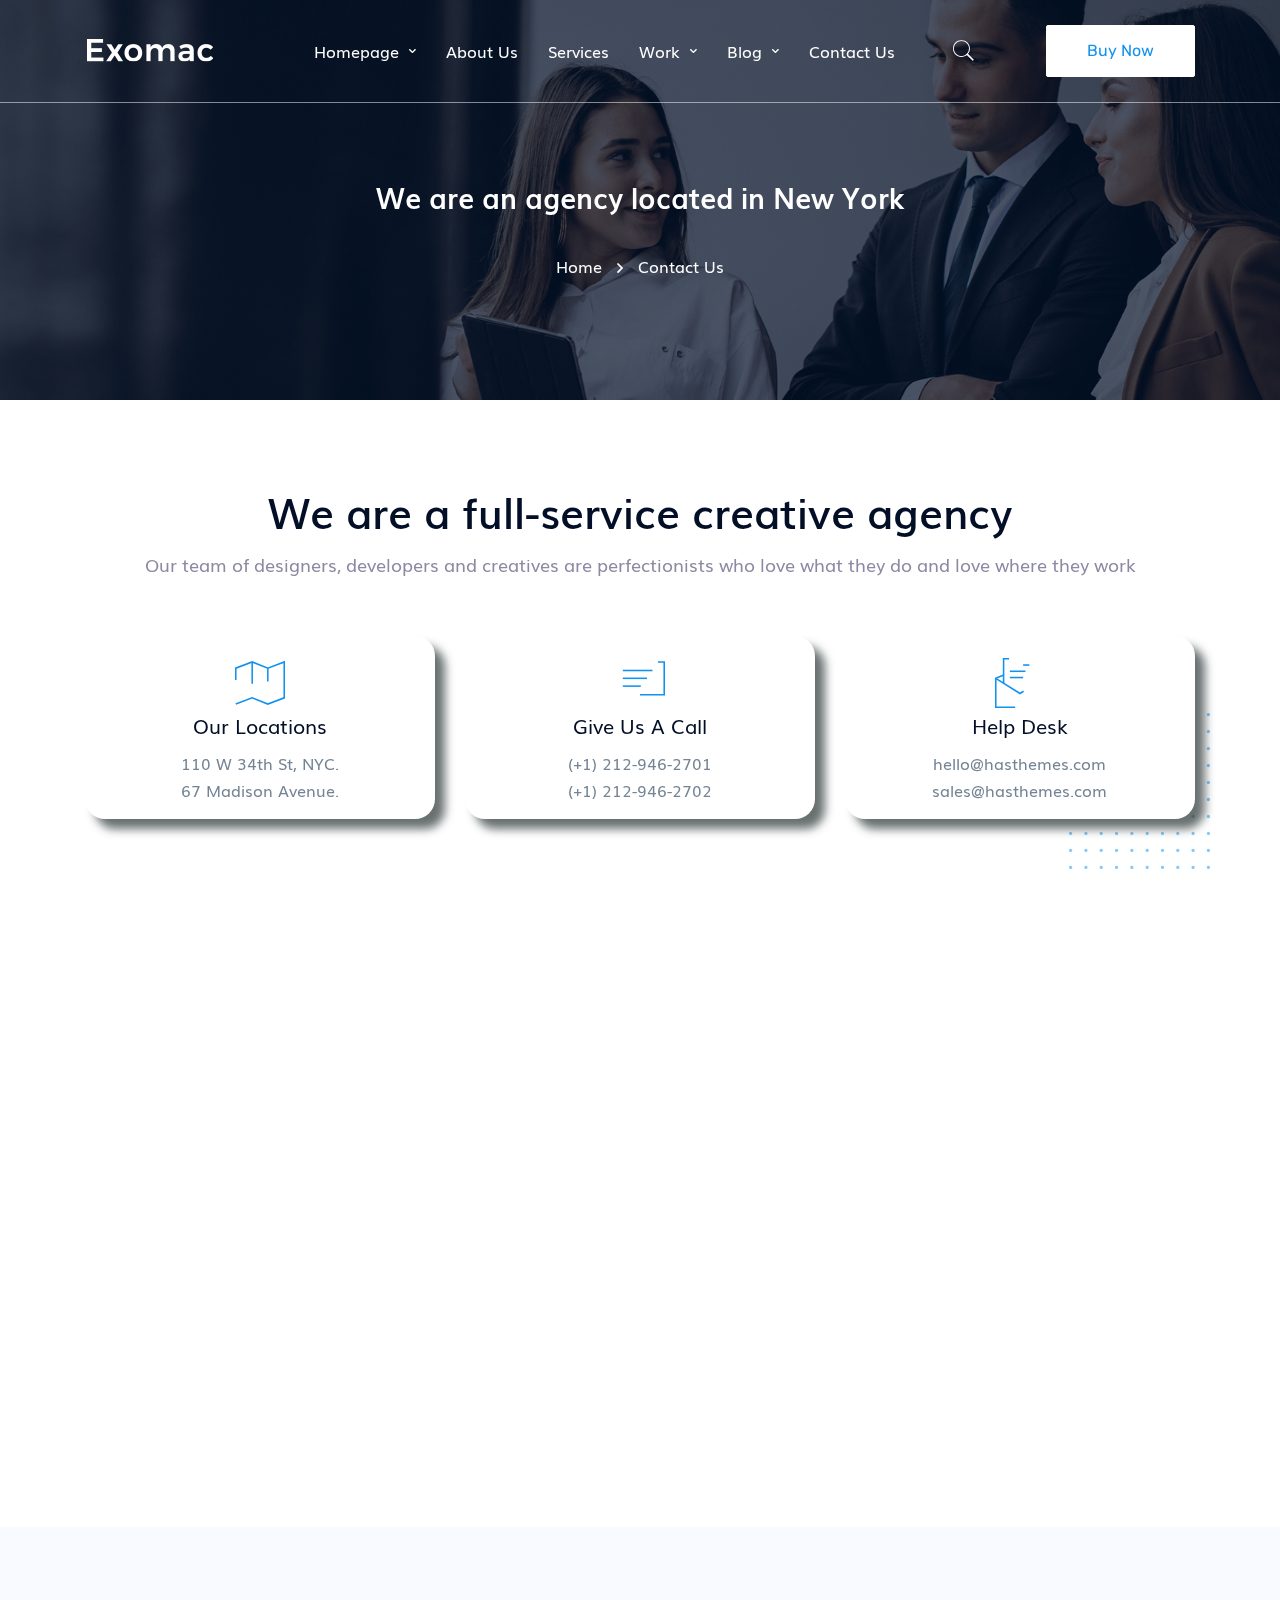
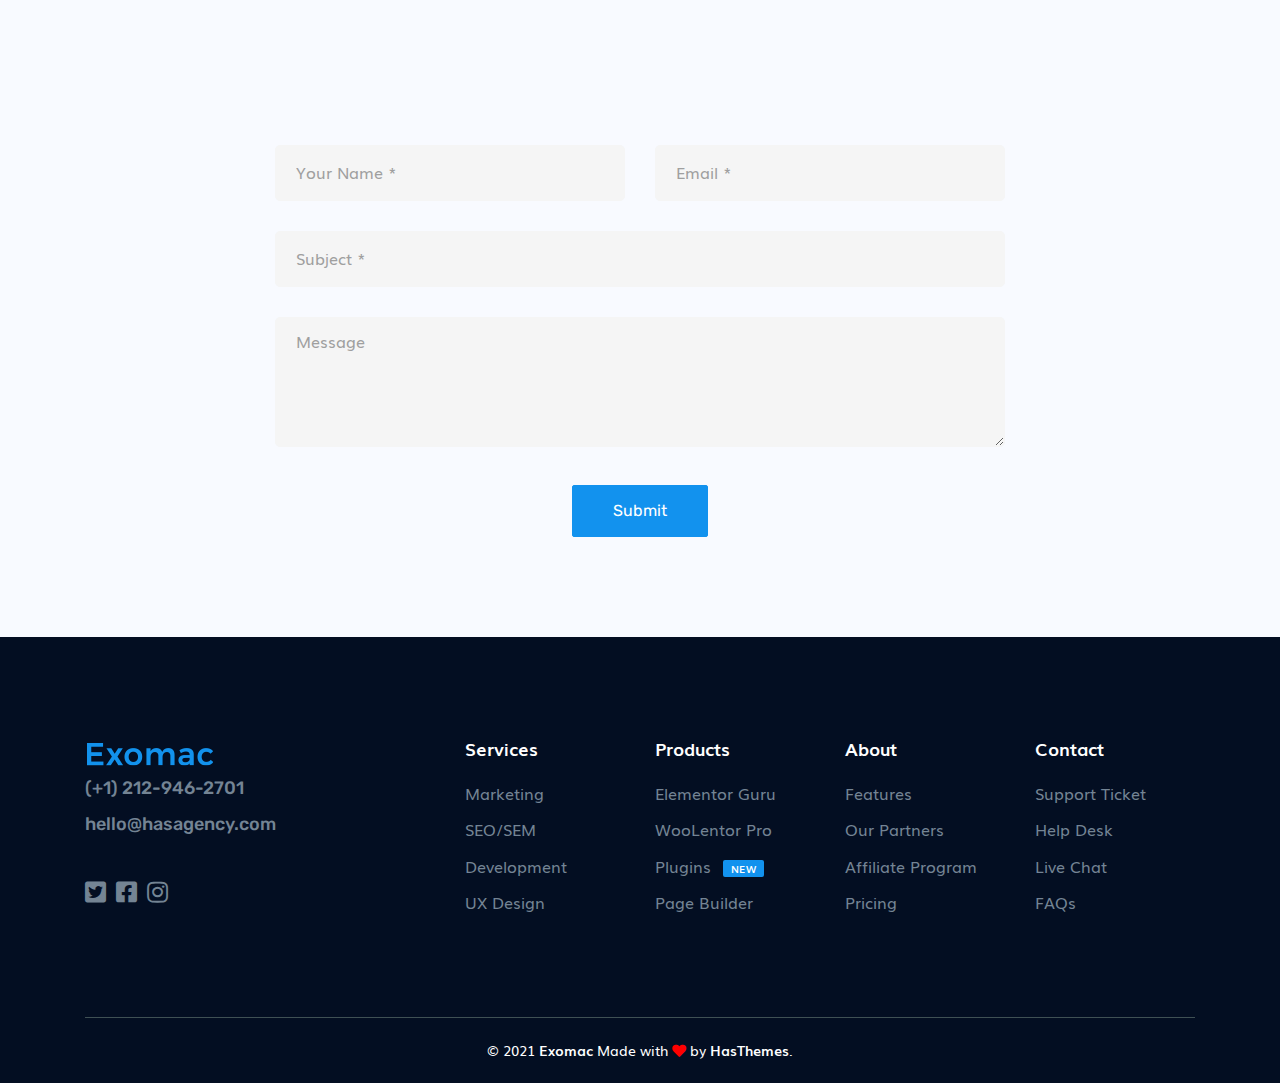
<file: exomac/contact-us.html>
<!DOCTYPE html>
<html class="no-js" lang="en">

<head>
    <meta charset="utf-8">
    <meta http-equiv="x-ua-compatible" content="ie=edge">
    <title>Contact Us || Exomac</title>
    <meta name="robots" content="noindex, follow" />
    <meta name="description" content="">
    <meta name="viewport" content="width=device-width, initial-scale=1, shrink-to-fit=no">
    <!-- Favicon -->
    <link rel="shortcut icon" type="image/x-icon" href="assets/images/favicon.png">

    <!-- CSS
	============================================ -->

    <!-- Vendor CSS (Icon Font) -->
    <!--
    <link rel="stylesheet" href="assets/css/vendor/font-awesome-pro.min.css">
    <link rel="stylesheet" href="assets/css/vendor/pe-icon-7-stroke.css">
    <link rel="stylesheet" href="assets/css/vendor/muli-font.css"> -->

    <!-- Plugins CSS (All Plugins Files) -->
    <!--
    <link rel="stylesheet" href="assets/css/plugins/swiper.min.css">
    <link rel="stylesheet" href="assets/css/plugins/animate.css">
    <link rel="stylesheet" href="assets/css/plugins/aos.min.css">
    <link rel="stylesheet" href="assets/css/plugins/magnific-popup.css">
    <link rel="stylesheet" href="assets/css/plugins/jquery.animatedheadline.css">
     -->

    <!-- Main Style CSS -->
    <!-- <link rel="stylesheet" href="assets/css/style.css"> -->

    <!-- Use the minified version files listed below for better performance and remove the files listed above -->
    <link rel="stylesheet" href="assets/css/vendor/vendor.min.css">
    <link rel="stylesheet" href="assets/css/plugins/plugins.min.css">
    <link rel="stylesheet" href="assets/css/style.min.css">

</head>

<body>

    <div id="page">
        <!-- Header Section Start -->
        <div class="header-section header-transparent sticky-header section">
            <div class="header-inner">
                <div class="container position-relative">
                    <div class="row justify-content-between align-items-center">

                        <!-- Header Logo Start -->
                        <div class="col-xl-2 col-auto order-0">
                            <div class="header-logo">
                                <a href="index.html">
                                    <img class="dark-logo" src="assets/images/logo/logo.png" alt="Agency Logo">
                                    
                                </a>
                            </div>
                        </div>
                        <!-- Header Logo End -->

                        <!-- Header Main Menu Start -->
                        <div class="col-auto col-xl d-flex align-items-center justify-content-xl-center justify-content-end order-2 order-xl-1">
                            <div class="menu-column-area d-none d-xl-block position-static">
                                <nav class="site-main-menu">
                                    <ul>
                                        <li class="has-children">
                                            <a href="index.html"><span class="menu-text">Homepage</span></a>
                                            <span class="menu-toggle"><i class="far fa-angle-down"></i></span>
                                            <ul class="sub-menu">
                                                <li><a href="index.html"><span class="menu-text">Home One</span></a></li>
                                                <li><a href="index-2.html"><span class="menu-text">Home Two</span></a></li>
                                                <li><a href="index-3.html"><span class="menu-text">Home Three</span></a></li>
                                            </ul>
                                        </li>
                                        <li>
                                            <a href="about.html"><span class="menu-text">About Us</span></a>
                                        </li>
                                        <li>
                                            <a href="service.html"><span class="menu-text">Services</span></a>
                                        </li>
                                        <li class="has-children">
                                            <a href="work.html"><span class="menu-text">Work</span></a>
                                            <span class="menu-toggle"><i class="far fa-angle-down"></i></span>
                                            <ul class="sub-menu">
                                                <li><a href="work.html"><span class="menu-text">Work</span></a></li>
                                                <li><a href="work-details.html"><span class="menu-text">Work Details</span></a></li>
                                            </ul>
                                        </li>
                                        <li class="has-children">
                                            <a href="#"><span class="menu-text">Blog</span></a>
                                            <span class="menu-toggle"><i class="far fa-angle-down"></i></span>
                                            <ul class="sub-menu">
                                                <li><a href="blog-grid.html"><span class="menu-text">Blog Grid</span></a></li>
                                                <li><a href="blog-classic.html"><span class="menu-text">Blog Classic</span></a></li>
                                                <li><a href="blog-details.html"><span class="menu-text">Blog Details</span></a></li>
                                            </ul>
                                        </li>
                                        <li>
                                            <a href="contact-us.html"><span class="menu-text">Contact Us</span></a>
                                        </li>
                                    </ul>
                                </nav>
                            </div>
                            <!-- Header Search Start -->
                            <div class="header-search-area ml-xl-7 ml-0">

                                <!-- Header Login Start -->
                                <div class="header-search">
                                    <a href="javascript:void(0)" class="header-search-toggle"><i class="pe-7s-search pe-2x pe-va"></i></a>
                                </div>
                                <!-- Header Login End -->
                            </div>
                            <!-- Header Search End -->

                            <!-- Header Mobile Menu Toggle Start -->
                            <div class="header-mobile-menu-toggle d-xl-none ml-sm-2">
                                <button class="toggle">
                                    <i class="icon-top"></i>
                                    <i class="icon-middle"></i>
                                    <i class="icon-bottom"></i>
                                </button>
                            </div>
                            <!-- Header Mobile Menu Toggle End -->
                        </div>
                        <!-- Header Main Menu End -->

                        <!-- Header Right Start -->
                        <div class="col-xl-2 col d-none d-sm-flex justify-content-end order-1 order-xl-2">
                            <a href="#" class="btn btn-light btn-hover-primary">Buy Now</a>
                        </div>
                        <!-- Header Right End -->

                    </div>
                </div>
            </div>
        </div>
        <!-- Header Section End -->

        <!-- Main Search Start -->
        <div class="main-search-active">
            <div class="sidebar-search-icon">
                <button class="search-close"><i class="pe-7s-close"></i></button>
            </div>
            <div class="sidebar-search-input">
                <form action="#">
                    <div class="form-search">
                        <input id="search" class="input-text" value="" placeholder="" type="search">
                        <button>
                            <i class="fa fa-search"></i>
                        </button>
                    </div>
                </form>
                <p class="form-description">Hit enter to search or ESC to close</p>
            </div>
        </div>
        <!-- Main Search End -->

        <!-- Page Title Section Start -->
        <div class="page-title-section section section-padding-top" data-bg-color="#000" data-overlay="0.7" data-bg-image="assets/images/bg/breadcrumb-bg-five.jpg">
            <div class="page-title">
                <div class="container">
                    <h1 class="title">We are an agency located in New York</h1>
                </div>
            </div>
            <div class="page-breadcrumb position-static">
                <div class="container">
                    <ul class="breadcrumb justify-content-center">
                        <li><a href="index.html">Home</a></li>
                        <li class="current">Contact Us</li>
                    </ul>
                </div>
            </div>
        </div>
        <!-- Page Title Section End -->

        <!-- Contact Information Section Start -->
        <div class="section section-padding-t90-b100">
            <div class="container shape-animate">
                <!-- Section Title Start -->
                <div class="section-title text-center mb-lg-12 mb-sm-8 mb-xs-8" data-aos="fade-up">
                    <h2 class="title">We are a full-service creative agency</h2>
                    <p class="sub-title">Our team of designers, developers and creatives are perfectionists
                        who love what they do and love where they work</p>
                </div>
                <!-- Section Title End -->

                <div class="row row-cols-lg-3 row-cols-md-2 row-cols-sm-2 row-cols-1 mb-n6">
                    <div class="col mb-6" data-aos="fade-up">
                        <!-- Contact Information Start -->
                        <div class="contact-info" data-vivus-hover>
                            <div class="icon">
                                <img class="svgInject" src="assets/images/svg/linea/linea-basic-map.svg" alt="">
                            </div>
                            <div class="info">
                                <h4 class="title">Our Locations</h4>
                                <span class="info-text"> 110 W 34th St, NYC. <br>
                                    67 Madison Avenue.</span>
                            </div>
                        </div>
                        <!-- Contact Information End -->
                    </div>
                    <div class="col mb-6" data-aos="fade-up">
                        <!-- Contact Information Start -->
                        <div class="contact-info" data-vivus-hover>
                            <div class="icon">
                                <img class="svgInject" src="assets/images/svg/linea/linea-basic-message-txt.svg" alt="">
                            </div>
                            <div class="info">
                                <h4 class="title">Give Us A Call</h4>
                                <span class="info-text"> (+1) 212-946-2701 <br>
                                    (+1) 212-946-2702</span>
                            </div>
                        </div>
                        <!-- Contact Information End -->
                    </div>
                    <div class="col mb-6" data-aos="fade-up">
                        <!-- Contact Information Start -->
                        <div class="contact-info" data-vivus-hover>
                            <div class="icon">
                                <img class="svgInject" src="assets/images/svg/linea/linea-basic-mail-open-text.svg" alt="">
                            </div>
                            <div class="info">
                                <h4 class="title"> Help Desk</h4>
                                <span class="info-text">
                                    <a href="#">hello@hasthemes.com</a>
                                    <br>
                                    <a href="#">sales@hasthemes.com</a>
                                </span>
                            </div>
                        </div>
                        <!-- Contact Information End -->
                    </div>
                </div>

                <!-- Animation Shape Start -->
                <div class="shape shape-1 scene">
                    <span data-depth="4"><img src="assets/images/shape-animation/video-shape-1.png" alt="shape"></span>
                </div>
                <!-- Animation Shape End -->

            </div>
        </div>
        <!-- Contact Information Section End -->

        <!--Google Map Area Start-->
        <div class="google-map-area section text-center section-padding-bottom">
            <div class="container">
                <div class="contact-map-area">
                    <iframe class="contact-map" src="https://www.google.com/maps/embed?pb=!1m18!1m12!1m3!1d2136.986005919501!2d-73.9685579655238!3d40.75862446708152!2m3!1f0!2f0!3f0!3m2!1i1024!2i768!4f13.1!3m3!1m2!1s0x89c258e4a1c884e5%3A0x24fe1071086b36d5!2sThe%20Atrium!5e0!3m2!1sen!2sbd!4v1585132512970!5m2!1sen!2sbd" allowfullscreen="" aria-hidden="false" tabindex="0"></iframe>
                </div>
            </div>
        </div>
        <!--Google Map Area Start-->

        <!-- Contact Form Section Start -->
        <div class="contact-form-section section section-padding-t90-b100" data-bg-color="#f8faff">
            <div class="container">
                <div class="row">
                    <div class="offset-lg-2 col-lg-8">
                        <!-- Section Title Start -->
                        <div class="section-title text-center" data-aos="fade-up">
                            <h2 class="title fz-32">Let’s talk about your project</h2>
                            <p class="sub-title">We have made it easy for clients to reach us
                                and get their solutions weaved</p>
                        </div>
                        <!-- Section Title End -->
                        <div class="contact-form">
                            <form action="assets/php/contact-mail.php" id="contact-form" method="post">
                                <div class="row mb-n6">
                                    <div class="col-md-6 col-12 mb-6">
                                        <input type="text" placeholder="Your Name *" name="name">
                                    </div>
                                    <div class="col-md-6 col-12 mb-6">
                                        <input type="email" placeholder="Email *" name="email">
                                    </div>
                                    <div class="col-md-12 col-12 mb-6">
                                        <input type="text" placeholder="Subject *" name="subject">
                                    </div>
                                    <div class="col-12 mb-6">
                                        <textarea name="message" placeholder="Message"></textarea>
                                    </div>
                                    <div class="col-12 text-center mb-6">
                                        <button class="btn btn-primary btn-hover-secondary">Submit</button>
                                    </div>
                                </div>
                            </form>
                            <p class="form-messege"></p>
                        </div>
                    </div>
                </div>
            </div>
        </div>
        <!-- Contact Form Section End -->


        <div class="footer-section section" data-bg-color="#030e22">
            <div class="container">

                <!-- Footer Top Widgets Start -->
                <div class="row mb-lg-14 mb-md-10 mb-6">

                    <!-- Footer Widget Start -->
                    <div class="col-xl-4 col-lg-4 col-md-4 col-sm-6 col-12 col-12 mb-6">
                        <div class="footer-widget">
                            <div class="footer-logo">
                                <a href="index.html"><img src="assets/images/logo/footer-logo.png" alt="Agency Logo"></a>
                            </div>
                            <div class="footer-widget-content">
                                <div class="content">


                                    <p><a href="#">(+1) 212-946-2701</a></p>
                                    <p><a href="#">hello@hasagency.com</a> </p>
                                </div>
                                <div class="footer-social-inline">
                                    <a href="#"><i class="fab fa-twitter-square"></i></a>
                                    <a href="#"><i class="fab fa-facebook-square"></i></a>
                                    <a href="#"><i class="fab fa-instagram"></i></a>
                                </div>
                            </div>
                        </div>
                    </div>
                    <!-- Footer Widget End -->

                    <!-- Footer Widget Start -->
                    <div class="col-xl-2 col-lg-2 col-md-4 col-sm-6 col-6 mb-6">
                        <div class="footer-widget">
                            <h4 class="footer-widget-title">Services</h4>
                            <div class="footer-widget-content">
                                <ul>
                                    <li><a href="#">Marketing</a></li>
                                    <li><a href="#">SEO/SEM</a></li>
                                    <li><a href="#">Development</a></li>
                                    <li><a href="#">UX Design</a></li>
                                </ul>
                            </div>
                        </div>
                    </div>
                    <!-- Footer Widget End -->

                    <!-- Footer Widget Start -->
                    <div class="col-xl-2 col-lg-2 col-md-4 col-sm-4 col-6 mb-6">
                        <div class="footer-widget">
                            <h4 class="footer-widget-title">Products</h4>
                            <div class="footer-widget-content">
                                <ul>
                                    <li><a href="#">Elementor Guru</a></li>
                                    <li><a href="#">WooLentor Pro</a></li>
                                    <li><a href="#">Plugins <span class="ft-badge">New</span></a></li>
                                    <li><a href="#">Page Builder</a></li>
                                </ul>
                            </div>
                        </div>
                    </div>
                    <!-- Footer Widget End -->

                    <!-- Footer Widget Start -->
                    <div class="col-xl-2 col-lg-2 col-md-4 col-sm-4 col-6 mb-6">
                        <div class="footer-widget">
                            <h4 class="footer-widget-title">About</h4>
                            <div class="footer-widget-content">
                                <ul>
                                    <li><a href="#">Features</a></li>
                                    <li><a href="#">Our Partners</a></li>
                                    <li><a href="#">Affiliate Program</a></li>
                                    <li><a href="#">Pricing</a></li>
                                </ul>
                            </div>
                        </div>
                    </div>
                    <!-- Footer Widget End -->

                    <!-- Footer Widget Start -->
                    <div class="col-xl-2 col-lg-2 col-md-4 col-sm-4 col-6 mb-6">
                        <div class="footer-widget">
                            <h4 class="footer-widget-title">Contact</h4>
                            <div class="footer-widget-content">
                                <ul>
                                    <li><a href="#">Support Ticket</a></li>
                                    <li><a href="#">Help Desk</a></li>
                                    <li><a href="#">Live Chat</a></li>
                                    <li><a href="#">FAQs</a></li>
                                </ul>
                            </div>
                        </div>
                    </div>
                    <!-- Footer Widget End -->

                </div>
                <!-- Footer Top Widgets End -->

                <!-- Footer Copyright Start -->
                <div class="row">
                    <div class="col">
                        <p class="copyright">© 2021 <strong>Exomac</strong> Made with <i class="fas fa-heart text-danger" aria-hidden="true"></i> by <a href="https://hasthemes.com/"><strong>HasThemes</strong></a>.</p>
                    </div>
                </div>
                <!-- Footer Copyright End -->

            </div>
        </div>

        <!-- Scroll Top Start -->
        <a href="#" class="scroll-top" id="scroll-top">
            <i class="arrow-top fal fa-long-arrow-up"></i>
            <i class="arrow-bottom fal fa-long-arrow-up"></i>
        </a>
        <!-- Scroll Top End -->
    </div>

    <div id="site-main-mobile-menu" class="site-main-mobile-menu">
        <div class="site-main-mobile-menu-inner">
            <div class="mobile-menu-header">
                <div class="mobile-menu-logo">
                    <a href="index.html"><img src="assets/images/logo/logo.png" alt=""></a>
                </div>
                <div class="mobile-menu-close">
                    <button class="toggle">
                        <i class="icon-top"></i>
                        <i class="icon-bottom"></i>
                    </button>
                </div>
            </div>
            <div class="mobile-menu-content">
                <nav class="site-mobile-menu">
                    <ul>
                        <li class="has-children">
                            <a href="index.html"><span class="menu-text">Homepage</span></a>
                            <span class="menu-toggle"><i class="far fa-angle-down"></i></span>
                            <ul class="sub-menu">
                                <li><a href="index.html"><span class="menu-text">Home One</span></a></li>
                                <li><a href="index-2.html"><span class="menu-text">Home Two</span></a></li>
                                <li><a href="index-3.html"><span class="menu-text">Home Three</span></a></li>
                            </ul>
                        </li>
                        <li>
                            <a href="about.html"><span class="menu-text">About Us</span></a>
                        </li>
                        <li>
                            <a href="service.html"><span class="menu-text">Services</span></a>
                        </li>
                        <li class="has-children">
                            <a href="work.html"><span class="menu-text">Work</span></a>
                            <span class="menu-toggle"><i class="far fa-angle-down"></i></span>
                            <ul class="sub-menu">
                                <li><a href="work.html"><span class="menu-text">Work</span></a></li>
                                <li><a href="work-details.html"><span class="menu-text">Work Details</span></a></li>
                            </ul>
                        </li>
                        <li class="has-children">
                            <a href="#"><span class="menu-text">Blog</span></a>
                            <span class="menu-toggle"><i class="far fa-angle-down"></i></span>
                            <ul class="sub-menu">
                                <li><a href="blog-grid.html"><span class="menu-text">Blog Grid</span></a></li>
                                <li><a href="blog-classic.html"><span class="menu-text">Blog Classic</span></a></li>
                                <li><a href="blog-details.html"><span class="menu-text">Blog Details</span></a></li>
                            </ul>
                        </li>
                        <li>
                            <a href="contact-us.html"><span class="menu-text">Contact Us</span></a>
                        </li>
                    </ul>
                </nav>
            </div>
        </div>
    </div>

    <!-- JS
============================================ -->

    <!-- Vendors JS -->
    <!-- <script src="assets/js/vendor/modernizr-3.6.0.min.js"></script>
<script src="assets/js/vendor/jquery-3.6.0.min.js"></script>
<script src="assets/js/vendor/jquery-migrate-3.3.2.min.js"></script>
<script src="assets/js/vendor/bootstrap.bundle.min.js"></script> -->

    <!-- Plugins JS -->
    <!-- 
        <script src="assets/js/plugins/parallax.min.js"></script>
        <script src="assets/js/plugins/jquery.ajaxchimp.min.js"></script>
        <script src="assets/js/plugins/aos.min.js"></script>
        <script src="assets/js/plugins/imagesloaded.pkgd.min.js"></script>
        <script src="assets/js/plugins/isotope.pkgd.min.js"></script>
        <script src="assets/js/plugins/jquery.animatedheadline.min.js"></script>
        <script src="assets/js/plugins/jquery.counterup.min.js"></script>
        <script src="assets/js/plugins/jquery.magnific-popup.min.js"></script>
        <script src="assets/js/plugins/svg-inject.min.js"></script>
        <script src="assets/js/plugins/swiper.min.js"></script>
        <script src="assets/js/plugins/vanilla-tilt.min.js"></script>
        <script src="assets/js/plugins/vidim.min.js"></script>
        <script src="assets/js/plugins/vivus.min.js"></script>
        <script src="assets/js/plugins/waypoints.min.js"></script>

-->

    <!-- Use the minified version files listed below for better performance and remove the files listed above -->
    <script src="assets/js/vendor/vendor.min.js"></script>
    <script src="assets/js/plugins/plugins.min.js"></script>

    <!-- Main Activation JS -->
    <script src="assets/js/main.js"></script>





</body>

</html>
</file>
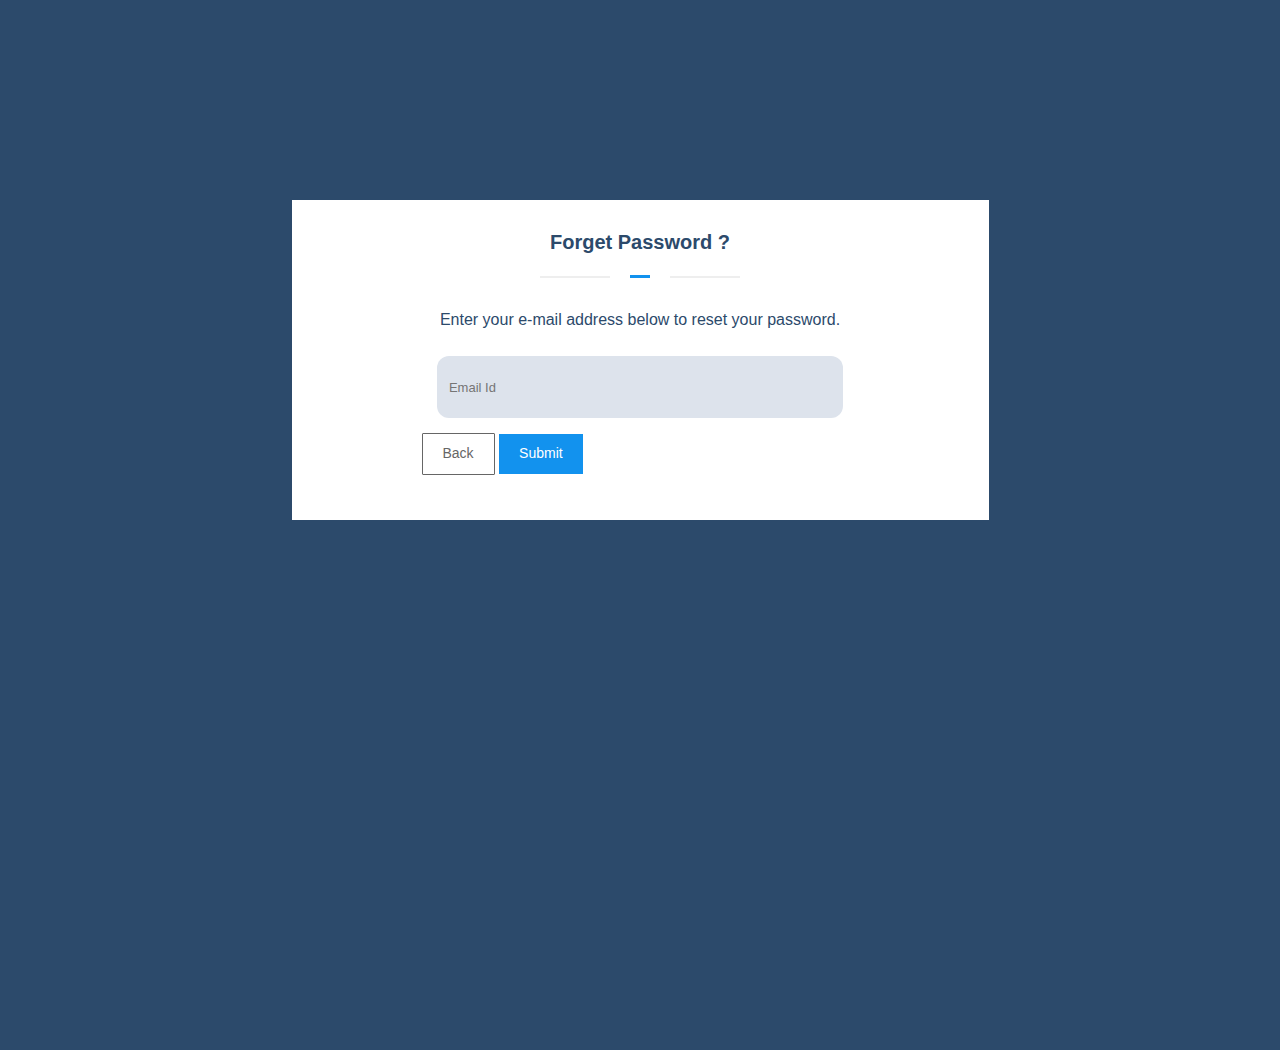
<file: exomac/forget_password.html>
<!DOCTYPE html>
<html lang="en">
  <head>
    <meta charset="UTF-8" />
    <meta name="viewport" content="width=device-width, initial-scale=1.0" />
    <title>ForgetPassword</title>
    <link
      rel="stylesheet"
      type="text/css"
      href="../exomac/assets/css/style_login.css"
    />
    <link
      rel="stylesheet"
      type="text/css"
      href="../exomac/assets/css/templete.css"
    />
    <link
      rel="stylesheet"
      type="text/css"
      class="skin"
      href="../exomac/assets/css/skin-1.css"
    />
    <!-- <link rel="stylesheet" href="assets/css/style.min.css" /> -->
  </head>
  <body id="bg">
    <div class="page-wraper">
      <div id="loading-area"></div>
      <!-- Content -->
      <div class="page-content dez-login p-t100">
        <div class="login-form">
          <div class="tab-content nav">
            <!-- <div id="login" class="tab-pane active text-center">
              <form class="p-a30 dez-form">
                <h3 class="form-title m-t0">Sign In</h3>
                <div class="dez-separator-outer m-b5">
                  <div class="dez-separator bg-primary style-liner"></div>
                </div>
                <p>Enter your e-mail address and your password.</p>
                <div class="form-group relative">
                  <input
                    name="dzName"
                    required="this field required"
                    class="form-control"
                    placeholder="Enter your e-mail"
                    type="email"
                  />
                  <span>Email</span>
                </div>
                <div class="form-group relative">
                  <input
                    name="dzName"
                    autocomplete="new-password"
                    required="this field required"
                    class="form-control"
                    placeholder="Type Password"
                    type="password"
                  />
                  <span>password</span>
                </div>
                <div class="form-group text-left p-l100">
                  <button class="site-button dz-xs-flex m-r10">login</button>
                  <div class="checkbox-group">
                    <input id="check1" type="checkbox" />
                    <label for="check1">Remember me</label>
                  </div>
                  <a
                    data-toggle="tab"
                    href="#forgot-password"
                    class="forget-pass m-l5 text-right"
                    ><i class="fa fa-unlock-alt"></i> Forgot Password</a
                  >
                </div>
              </form>
              <div class="bg-primary p-a15">
                <a data-toggle="tab" href="#developement-1" class="text-white"
                  >Create an account</a
                >
              </div>
            </div> -->
            <div id="forgot-password" class="tab-pane fade">
              <form class="p-a30 dez-form m-t100 text-center">
                <h3 class="form-title m-t0">Forget Password ?</h3>
                <div class="dez-separator-outer m-b5">
                  <div class="dez-separator bg-primary style-liner"></div>
                </div>
                <p>Enter your e-mail address below to reset your password.</p>
                <div class="form-group">
                  <input
                    name="dzName"
                    required=""
                    class="form-control"
                    placeholder="Email Id"
                    type="text"
                  />
                </div>
                <div class="form-group text-left p-l100">
                  <a
                    class="site-button outline gray"
                    data-toggle="tab"
                    href="#login"
                    >Back</a
                  >
                  <button class="site-button pull-right">Submit</button>
                </div>
              </form>
            </div>
            <!-- <div id="developement-1" class="tab-pane fade">
              <form class="p-a30 dez-form text-center text-center">
                <h3 class="form-title m-t0">Sign Up</h3>
                <div class="dez-separator-outer m-b5">
                  <div class="dez-separator bg-primary style-liner"></div>
                </div>
                <p>Enter your personal details below:</p>
                <div class="form-group">
                  <input
                    name="dzName"
                    required=""
                    class="form-control"
                    placeholder="Full Name"
                    type="text"
                  />
                </div>
                <div class="form-group">
                  <input
                    name="dzName"
                    required=""
                    class="form-control"
                    placeholder="Email Id"
                    type="text"
                  />
                </div>
                <div class="form-group">
                  <input
                    name="dzName"
                    required=""
                    class="form-control"
                    placeholder="Address"
                    type="text"
                  />
                </div>
                <div class="form-group">
                  <input
                    name="dzName"
                    required=""
                    class="form-control"
                    placeholder="City/Town"
                    type="text"
                  />
                </div>
                <label class="text-left m-b20"
                  >Enter your account details below:
                </label>
                <div class="form-group">
                  <input
                    name="dzName"
                    required=""
                    class="form-control"
                    placeholder="User Name"
                    type="text"
                  />
                </div>
                <div class="form-group">
                  <input
                    name="dzName"
                    required=""
                    class="form-control"
                    placeholder="Password"
                    type="text"
                  />
                </div>
                <div class="form-group">
                  <input
                    name="dzName"
                    required=""
                    class="form-control"
                    placeholder="Re-type Your Password"
                    type="text"
                  />
                </div>
                <div class="form-group">
                  <div class="checkbox-group">
                    <input id="check2" type="checkbox" />
                  </div>
                  <strong
                    ><a href="javascript:void(0);">Terms of Service </a>&
                    <a href="javascript:void(0);">Privacy Policy </a>
                  </strong>
                </div>
                <div class="form-group text-left p-l100">
                  <a
                    class="site-button outline gray"
                    data-toggle="tab"
                    href="#login"
                    >Back</a
                  >
                  <button class="site-button pull-right">Submit</button>
                </div>
              </form>
            </div> -->
          </div>
        </div>
      </div>
      <!-- Content END-->
    </div>
    <!-- JavaScript files ========================================= -->
  </body>
</html>
</file>
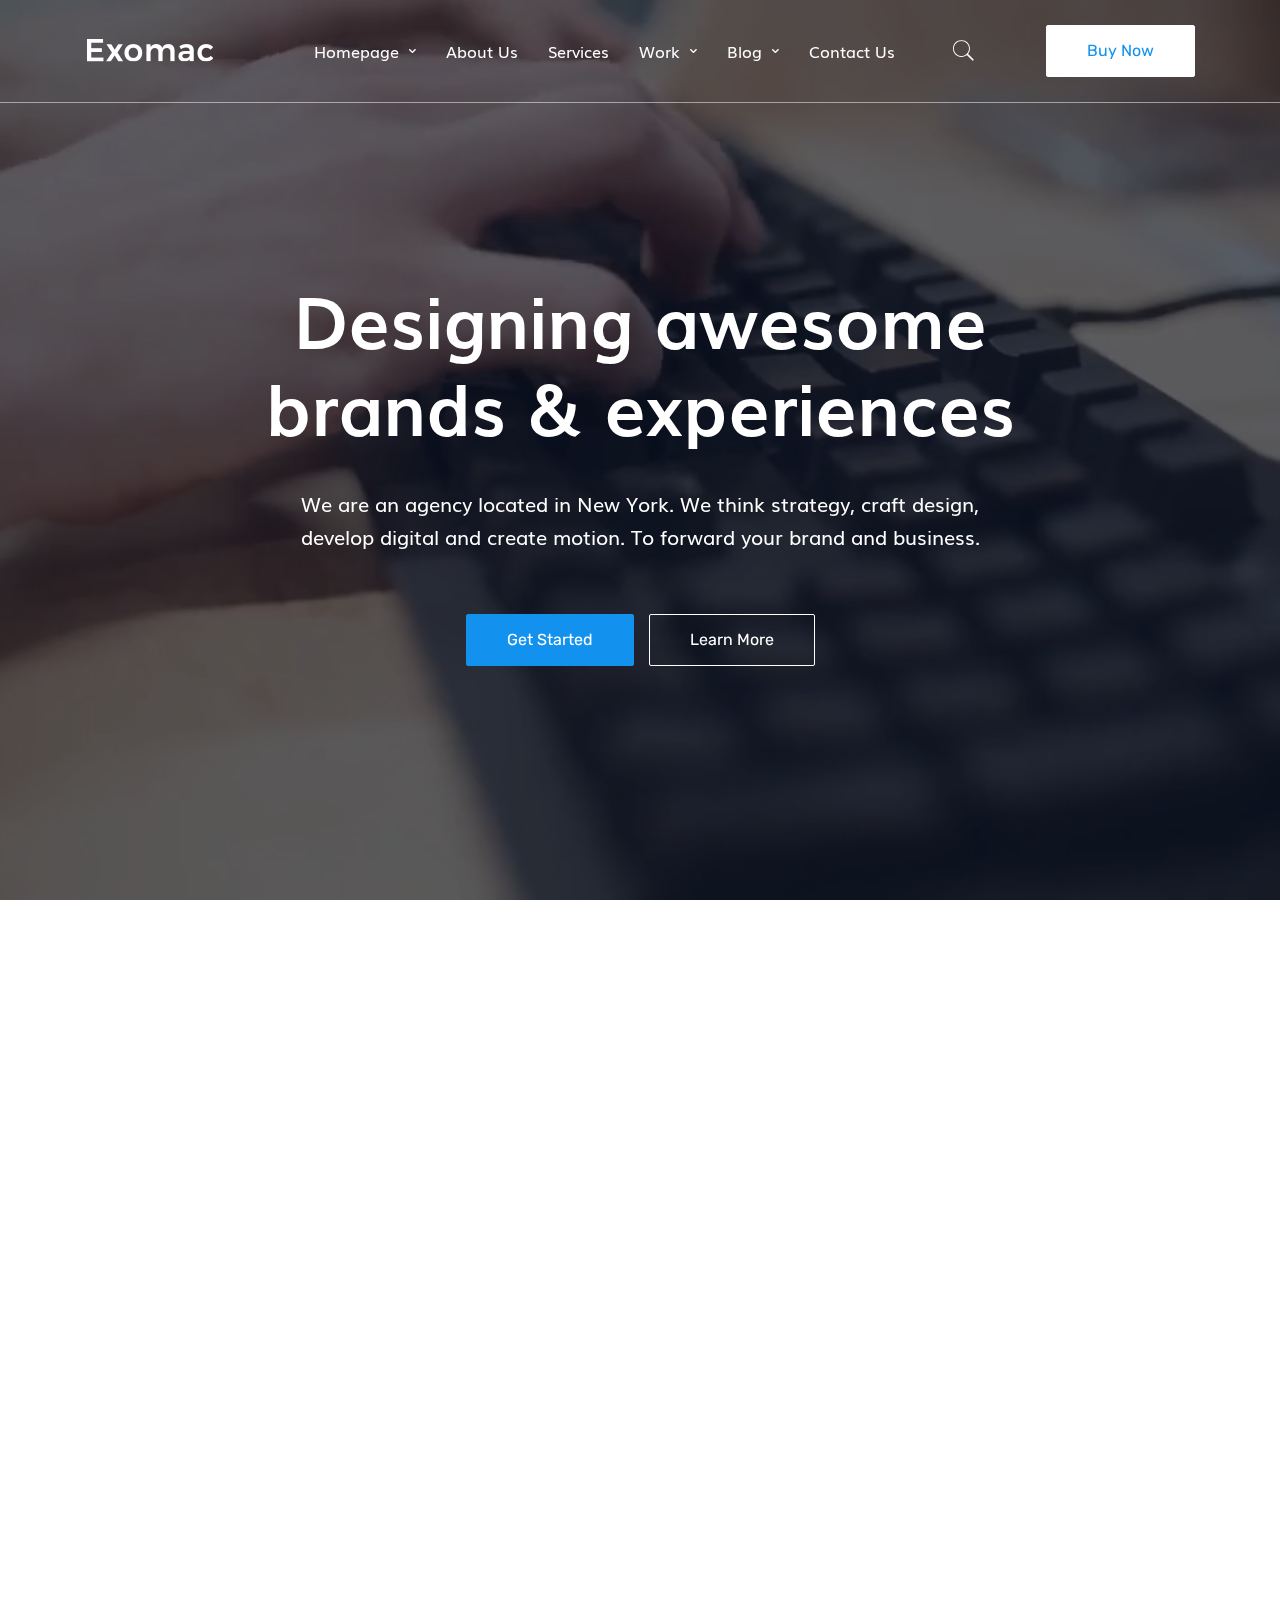
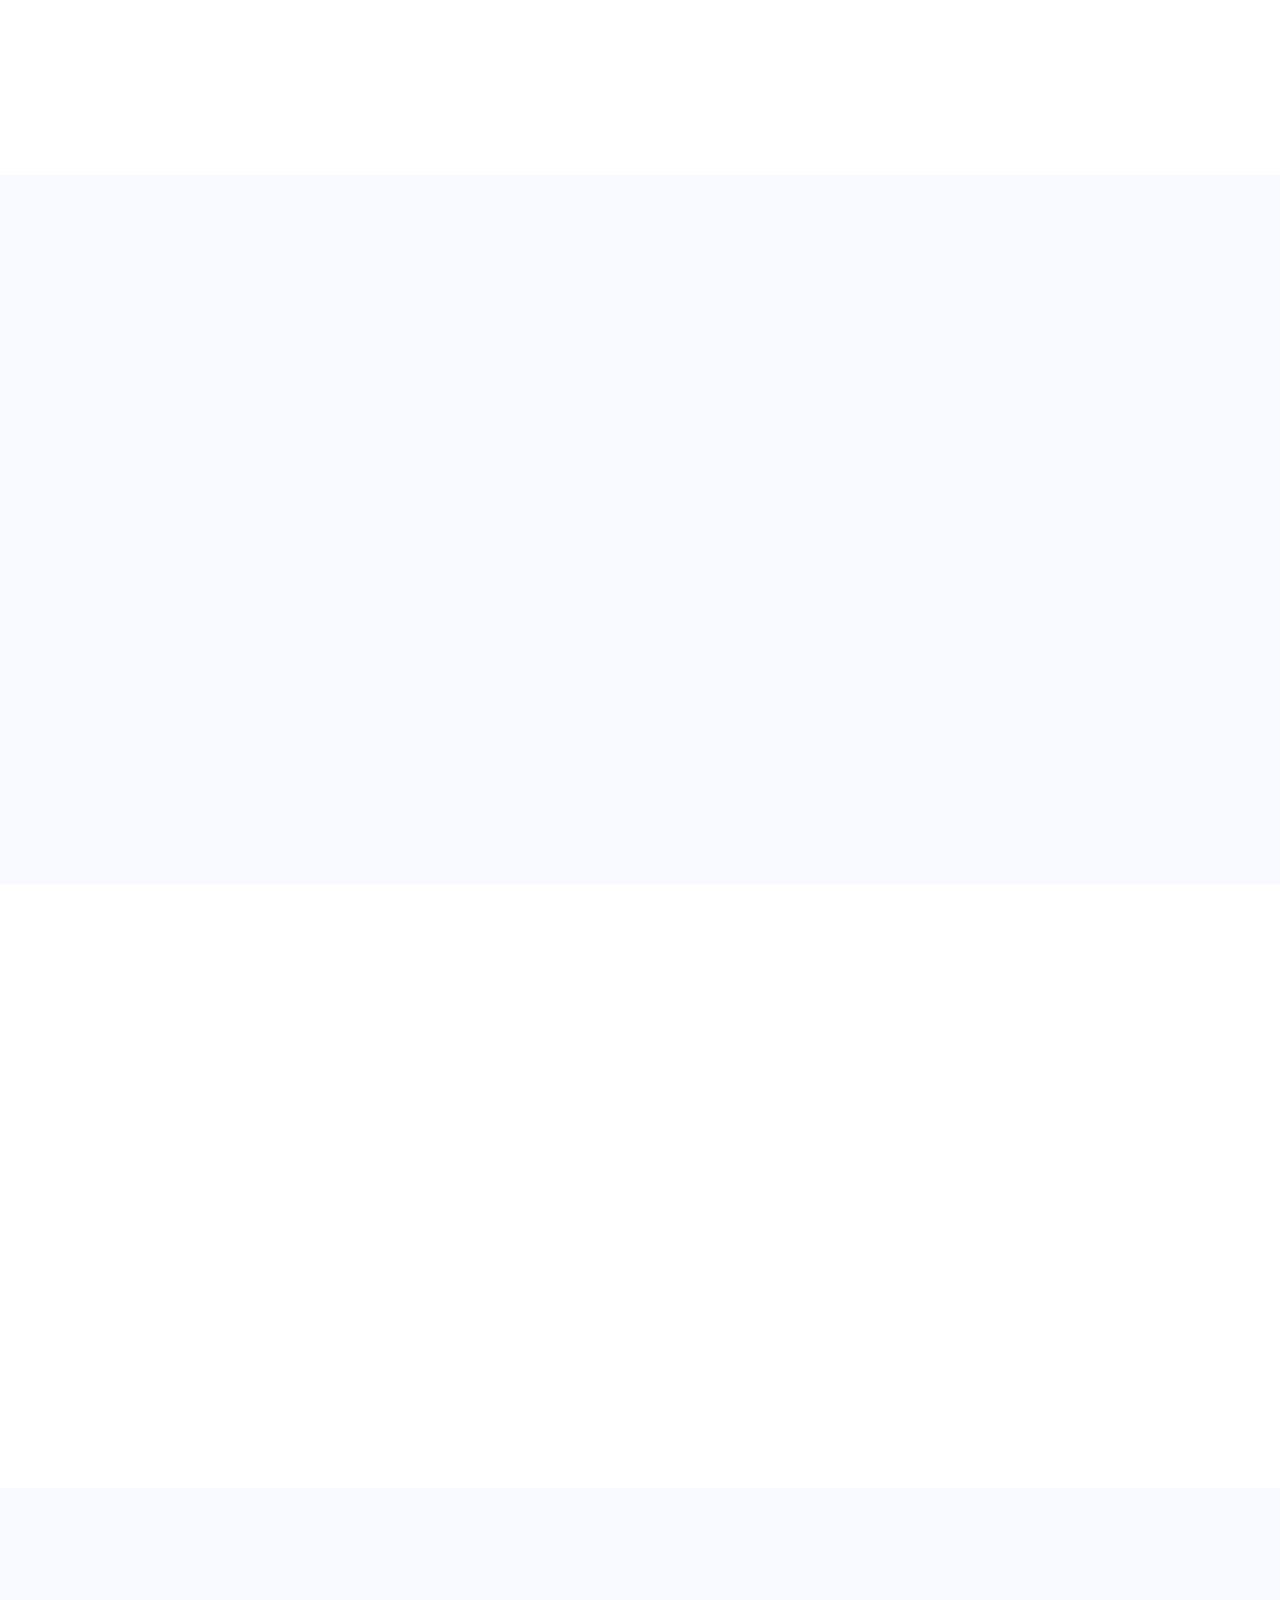
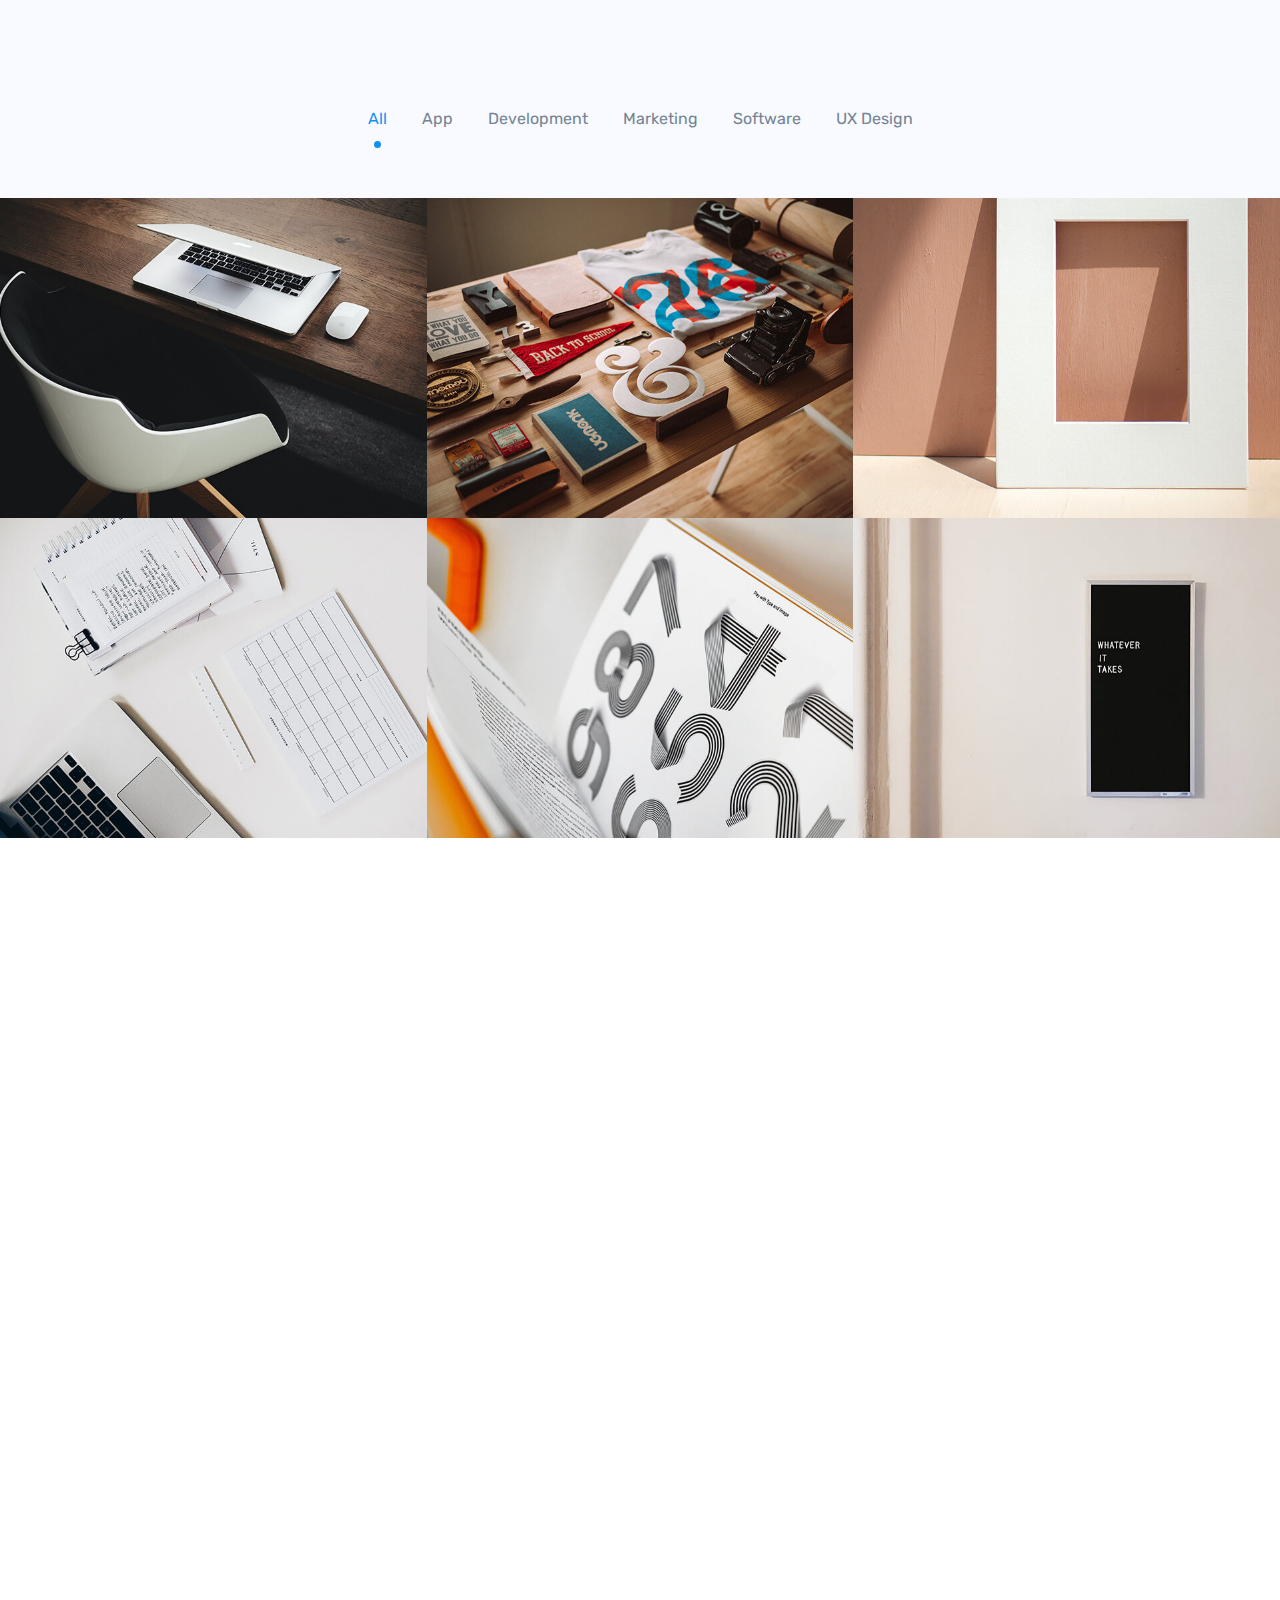
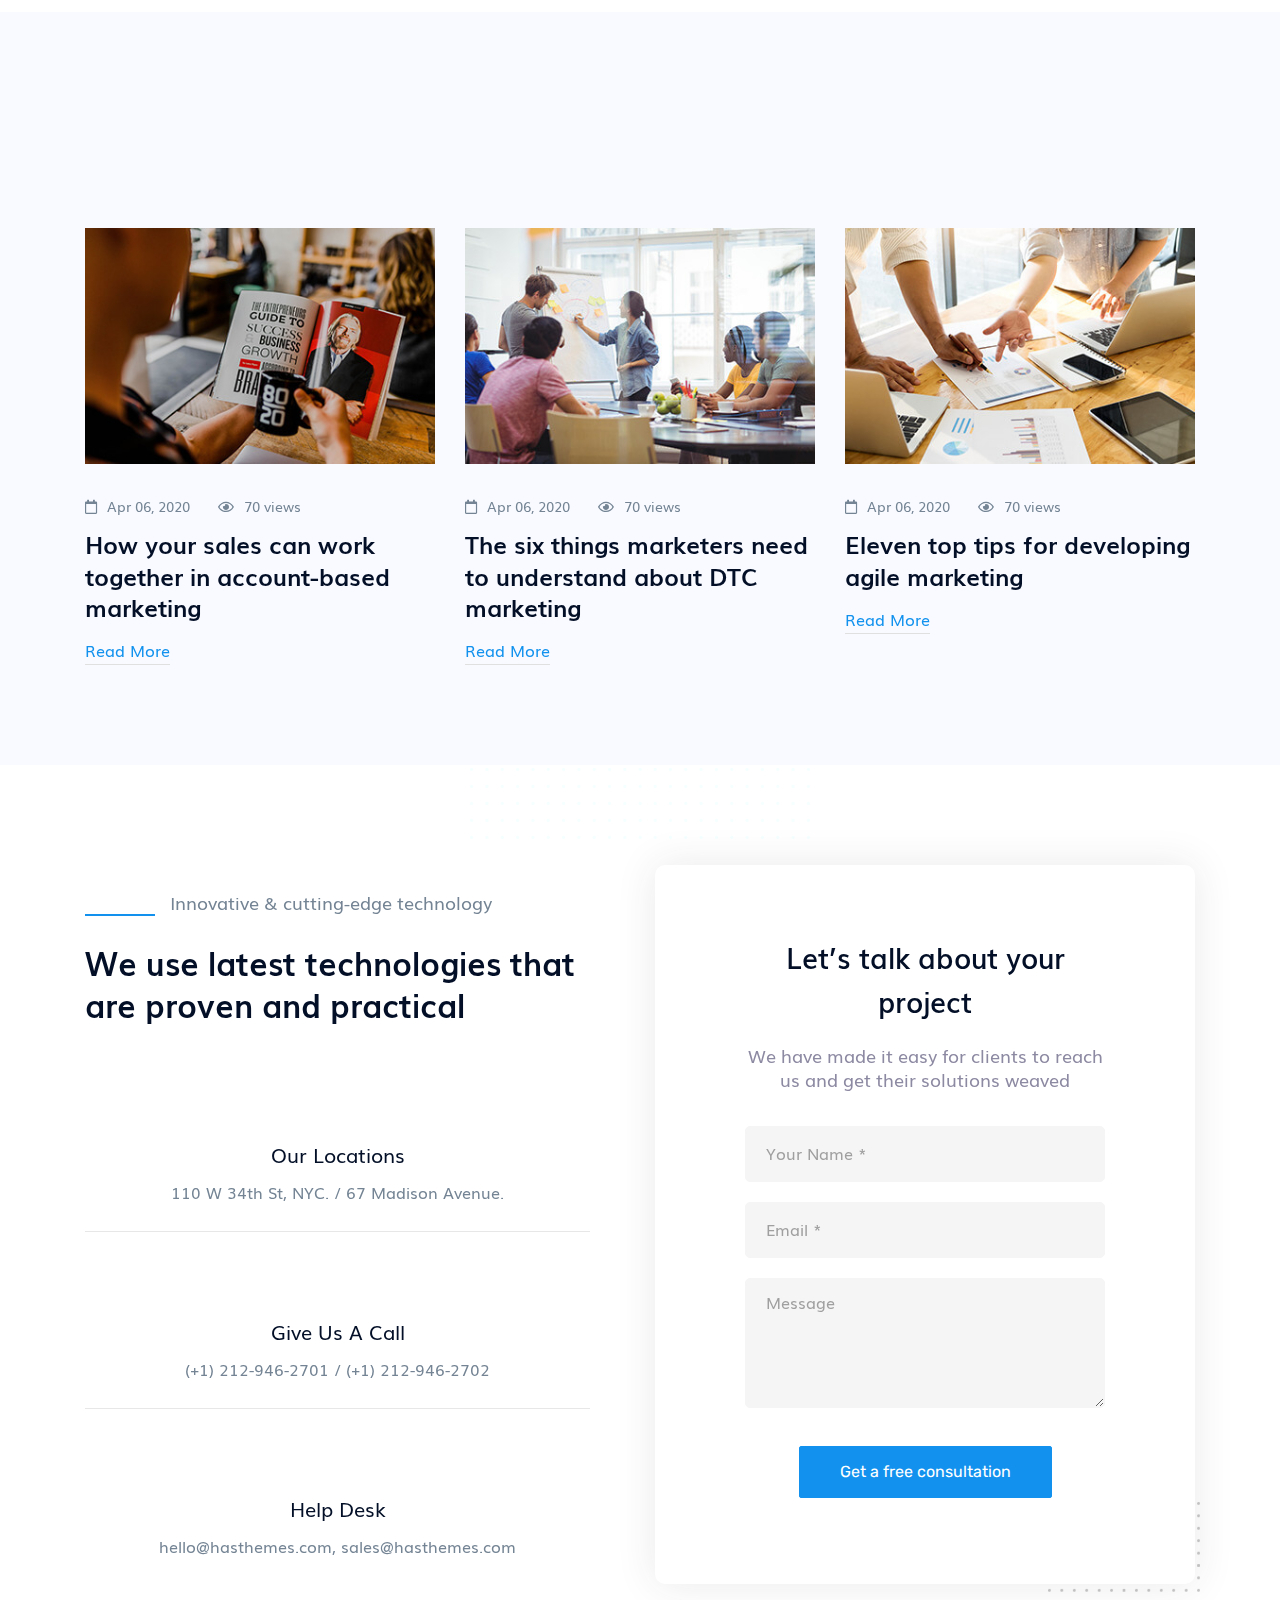
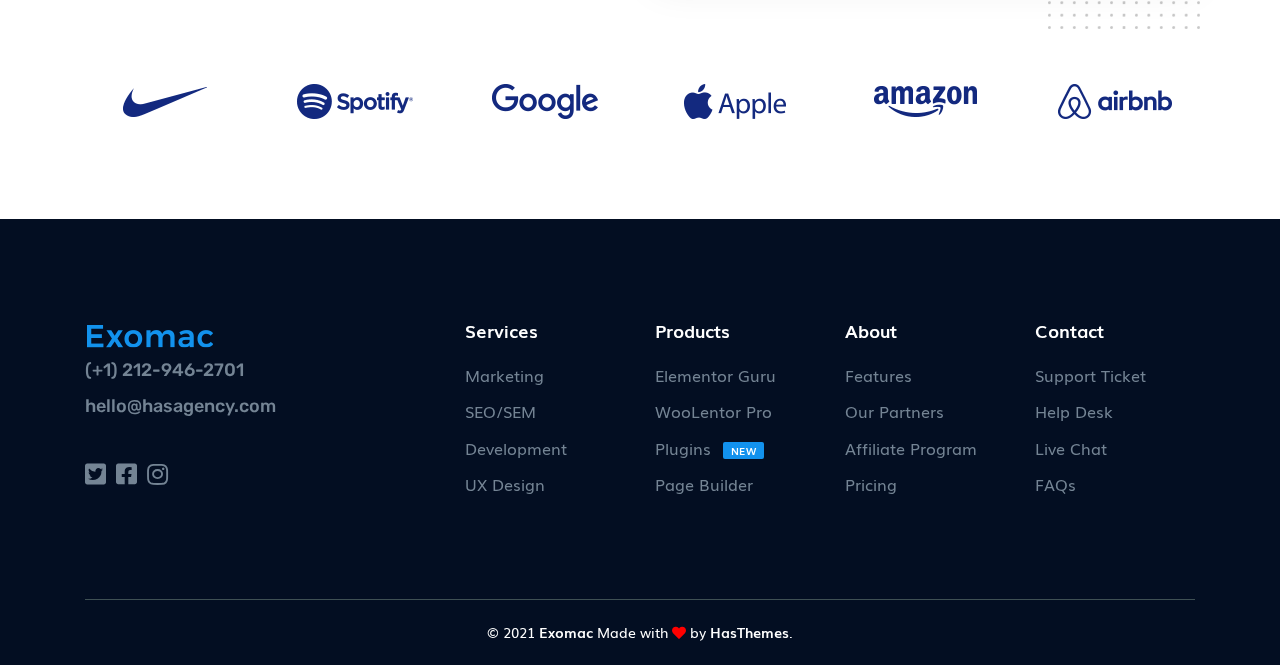
<file: exomac/index-2.html>
<!DOCTYPE html>
<html class="no-js" lang="en">

<head>
    <meta charset="utf-8">
    <meta http-equiv="x-ua-compatible" content="ie=edge">
    <title>Home-2 || Exomac</title>
    <meta name="robots" content="noindex, follow" />
    <meta name="description" content="">
    <meta name="viewport" content="width=device-width, initial-scale=1, shrink-to-fit=no">
    <!-- Favicon -->
    <link rel="shortcut icon" type="image/x-icon" href="assets/images/favicon.png">

    <!-- CSS
	============================================ -->

    <!-- Vendor CSS (Icon Font) -->
    <!--
    <link rel="stylesheet" href="assets/css/vendor/font-awesome-pro.min.css">
    <link rel="stylesheet" href="assets/css/vendor/pe-icon-7-stroke.css">
    <link rel="stylesheet" href="assets/css/vendor/muli-font.css"> -->

    <!-- Plugins CSS (All Plugins Files) -->
    <!--
    <link rel="stylesheet" href="assets/css/plugins/swiper.min.css">
    <link rel="stylesheet" href="assets/css/plugins/animate.css">
    <link rel="stylesheet" href="assets/css/plugins/aos.min.css">
    <link rel="stylesheet" href="assets/css/plugins/magnific-popup.css">
    <link rel="stylesheet" href="assets/css/plugins/jquery.animatedheadline.css">
     -->

    <!-- Main Style CSS -->
    <!-- <link rel="stylesheet" href="assets/css/style.css"> -->

    <!-- Use the minified version files listed below for better performance and remove the files listed above -->
    <link rel="stylesheet" href="assets/css/vendor/vendor.min.css">
    <link rel="stylesheet" href="assets/css/plugins/plugins.min.css">
    <link rel="stylesheet" href="assets/css/style.min.css">

</head>

<body>

    <div id="page" class="section">
        <!-- Header Section Start -->
        <div class="header-section header-transparent sticky-header section">
            <div class="header-inner">
                <div class="container position-relative">
                    <div class="row justify-content-between align-items-center">

                        <!-- Header Logo Start -->
                        <div class="col-xl-2 col-auto order-0">
                            <div class="header-logo">
                                <a href="index.html">
                                    <img class="dark-logo" src="assets/images/logo/logo.png" alt="Agency Logo">
                                    
                                </a>
                            </div>
                        </div>
                        <!-- Header Logo End -->

                        <!-- Header Main Menu Start -->
                        <div class="col-auto col-xl d-flex align-items-center justify-content-xl-center justify-content-end order-2 order-xl-1">
                            <div class="menu-column-area d-none d-xl-block position-static">
                                <nav class="site-main-menu">
                                    <ul>
                                        <li class="has-children">
                                            <a href="index.html"><span class="menu-text">Homepage</span></a>
                                            <span class="menu-toggle"><i class="far fa-angle-down"></i></span>
                                            <ul class="sub-menu">
                                                <li><a href="index.html"><span class="menu-text">Home One</span></a></li>
                                                <li><a href="index-2.html"><span class="menu-text">Home Two</span></a></li>
                                                <li><a href="index-3.html"><span class="menu-text">Home Three</span></a></li>
                                            </ul>
                                        </li>
                                        <li>
                                            <a href="about.html"><span class="menu-text">About Us</span></a>
                                        </li>
                                        <li>
                                            <a href="service.html"><span class="menu-text">Services</span></a>
                                        </li>
                                        <li class="has-children">
                                            <a href="work.html"><span class="menu-text">Work</span></a>
                                            <span class="menu-toggle"><i class="far fa-angle-down"></i></span>
                                            <ul class="sub-menu">
                                                <li><a href="work.html"><span class="menu-text">Work</span></a></li>
                                                <li><a href="work-details.html"><span class="menu-text">Work Details</span></a></li>
                                            </ul>
                                        </li>
                                        <li class="has-children">
                                            <a href="#"><span class="menu-text">Blog</span></a>
                                            <span class="menu-toggle"><i class="far fa-angle-down"></i></span>
                                            <ul class="sub-menu">
                                                <li><a href="blog-grid.html"><span class="menu-text">Blog Grid</span></a></li>
                                                <li><a href="blog-classic.html"><span class="menu-text">Blog Classic</span></a></li>
                                                <li><a href="blog-details.html"><span class="menu-text">Blog Details</span></a></li>
                                            </ul>
                                        </li>
                                        <li>
                                            <a href="contact-us.html"><span class="menu-text">Contact Us</span></a>
                                        </li>
                                    </ul>
                                </nav>
                            </div>
                            <!-- Header Search Start -->
                            <div class="header-search-area ml-xl-7 ml-0">

                                <!-- Header Login Start -->
                                <div class="header-search">
                                    <a href="javascript:void(0)" class="header-search-toggle"><i class="pe-7s-search pe-2x pe-va"></i></a>
                                </div>
                                <!-- Header Login End -->
                            </div>
                            <!-- Header Search End -->

                            <!-- Header Mobile Menu Toggle Start -->
                            <div class="header-mobile-menu-toggle d-xl-none ml-sm-2">
                                <button class="toggle">
                                    <i class="icon-top"></i>
                                    <i class="icon-middle"></i>
                                    <i class="icon-bottom"></i>
                                </button>
                            </div>
                            <!-- Header Mobile Menu Toggle End -->
                        </div>
                        <!-- Header Main Menu End -->

                        <!-- Header Right Start -->
                        <div class="col-xl-2 col d-none d-sm-flex justify-content-end order-1 order-xl-2">
                            <a href="#" class="btn btn-light btn-hover-primary">Buy Now</a>
                        </div>
                        <!-- Header Right End -->

                    </div>
                </div>
            </div>
        </div>
        <!-- Header Section End -->

        <!-- Main Search Start -->
        <div class="main-search-active">
            <div class="sidebar-search-icon">
                <button class="search-close"><i class="pe-7s-close"></i></button>
            </div>
            <div class="sidebar-search-input">
                <form action="#">
                    <div class="form-search">
                        <input id="search" class="input-text" value="" placeholder="" type="search">
                        <button>
                            <i class="fa fa-search"></i>
                        </button>
                    </div>
                </form>
                <p class="form-description">Hit enter to search or ESC to close</p>
            </div>
        </div>
        <!-- Main Search End -->

        <!-- Slider/Intro Section Start -->
        <div class="intro-section section bg-video before-zindex-9" data-bg-color="#000" data-overlay="0.6">

            <div class="container">
                <div class="row row-cols-lg-1 row-cols-1">

                    <div class="col align-self-center">
                        <div class="intro-content-two text-center mt-xl-8 mt-lg-8 mt-md-8 mt-sm-8 mt-xs-8">
                            <h2 class="title">Designing awesome brands & experiences </h2>
                            <div class="desc">
                                <p>We are an agency located in New York. We think strategy, craft design,
                                    develop digital and create motion. To forward your brand and business.</p>
                            </div>
                            <a href="#" class="btn btn-primary btn-hover-secondary">Get Started</a>
                            <a href="#" class="btn btn-outline-white btn-hover-primary"> Learn More </a>
                        </div>
                    </div>

                </div>
            </div>

        </div>
        <!-- Slider/Intro Section End -->

        <!-- About Section Start -->
        <div class="section section-padding-top section-padding-bottom-150">
            <div class="container">

                <!-- About Wrapper Start -->
                <div class="row">

                    <!-- About Start -->
                    <div class="col-xl-6 col-lg-6 col-12" data-aos="fade-up">
                        <!-- About Content Area Start -->
                        <div class="about-content-area mt-0 mb-md-10 mb-10">
                            <!-- Section Title Two Start -->
                            <div class="section-title-two">
                                <span class="sub-title">Web design and digital marketing</span>
                                <h3 class="title">We think strategy, UX design, <br> and web development</h3>
                            </div>
                            <!-- Section Title Two End -->

                            <div class="row mb-n6">
                                <!-- Single About Funfuct Start -->
                                <div class="col-md-5 col-sm-6 col-12 mb-6" data-aos="fade-up">
                                    <div class="about-funfact">
                                        <div class="number"><span class="counter">110</span>+</div>
                                        <h6 class="text">Happy Clients</h6>
                                        <p>We help our clients increase profits by increasing their visibility online.</p>
                                    </div>
                                </div>
                                <!-- Single About Funfuct Start -->
                                <!-- Single About Funfuct Start -->
                                <div class="col-md-5 col-sm-6 col-12 mb-6" data-aos="fade-up">
                                    <div class="about-funfact">
                                        <div class="number"><span class="counter">130</span>+</div>
                                        <h6 class="text">Completed projects</h6>
                                        <p>We help our clients increase profits by increasing their visibility online.</p>
                                    </div>
                                </div>
                                <!-- Single About Funfuct Start -->
                            </div>
                        </div>
                        <!-- About Content Area Start -->
                    </div>
                    <!-- About Start -->

                    <!-- About Image Area Start -->
                    <div class="col-xl-6 col-lg-6 col-12" data-aos="fade-up">
                        <div class="about-image-area about-shape-animation right-0 mr-0">
                            <div class="about-image js-tilt">
                                <img src="assets/images/about/about-1.jpg" alt="">
                            </div>
                            <div class="about-image js-tilt">
                                <img src="assets/images/about/about-2.jpg" alt="">
                            </div>
                            <!-- Animation Shape Start -->
                            <div class="shape shape-1 scene">
                                <span data-depth="1"><img src="assets/images/shape-animation/video-shape-1.png" alt=""></span>
                            </div>
                            <!-- Animation Shape End -->
                        </div>
                    </div>
                    <!-- About Image Area Start -->

                </div>
                <!-- About Wrapper End -->

            </div>
        </div>
        <!-- About Section End -->

        <!-- Funfact Section Start -->
        <div class="section section-padding-bottom">
            <div class="container">
                <div class="row">
                    <div class="col-lg-12 mx-auto">
                        <div class="row row-cols-lg-4 row-cols-md-2 row-cols-sm-2 row-cols-1 mb-n6">

                            <!-- Funfact Start -->
                            <div class="col mb-6" data-aos="fade-up">
                                <div class="funfact">
                                    <div class="number"><span class="counter">20</span>+</div>
                                    <h6 class="text">Years Experience</h6>
                                </div>
                            </div>
                            <!-- Funfact End -->

                            <!-- Funfact Start -->
                            <div class="col mb-6" data-aos="fade-up">
                                <div class="funfact">
                                    <div class="number"><span class="counter">15</span></div>
                                    <h6 class="text">Active Projects</h6>
                                </div>
                            </div>
                            <!-- Funfact End -->

                            <!-- Funfact Start -->
                            <div class="col mb-6" data-aos="fade-up">
                                <div class="funfact">
                                    <div class="number"><span class="counter">130</span></div>
                                    <h6 class="text">Projects Done</h6>
                                </div>
                            </div>
                            <!-- Funfact End -->

                            <!-- Funfact Start -->
                            <div class="col mb-6" data-aos="fade-up">
                                <div class="funfact">
                                    <div class="number"><span class="counter">200</span>+</div>
                                    <h6 class="text">Satisfied Clients</h6>
                                </div>
                            </div>
                            <!-- Funfact End -->

                        </div>
                    </div>
                </div>
            </div>
        </div>
        <!-- Funfact Section End -->

        <!-- Service Section Start -->
        <div class="section section-padding-t90-b100" data-bg-color="#f8faff">
            <div class="container">

                <!-- Section Title Start -->
                <div class="section-title text-center mb-12" data-aos="fade-up">
                    <h2 class="title">We create a unique action plan for brands</h2>
                    <p class="sub-title">Get your company heading in the right direction with our digital
                        marketing strategist</p>
                </div>
                <!-- Section Title End -->

                <div class="row row-cols-lg-3 row-cols-md-2 row-cols-sm-2 row-cols-1 mb-n6">

                    <!-- Icon Box Start -->
                    <div class="col mb-6" data-aos="fade-up">

                        <div class="icon-box  box-border text-center" data-vivus-hover>
                            <div class="icon"><img class="svgInject" src="assets/images/svg/linea/linea-basic-target.svg" alt=""></div>
                            <div class="content">
                                <h3 class="title">Branding</h3>
                                <div class="desc">
                                    <p>First impressions count! Make sure your brand works for you. We
                                        offer digital marketing.</p>
                                </div>
                                <a href="#" class="link">Learn More</a>
                            </div>
                        </div>

                    </div>
                    <!-- Icon Box End -->

                    <!-- Icon Box Start -->
                    <div class="col mb-6" data-aos="fade-up">

                        <div class="icon-box  box-border text-center" data-vivus-hover>
                            <div class="icon"><img class="svgInject" src="assets/images/svg/linea/linea-basic-picture-multiple.svg" alt=""></div>
                            <div class="content">
                                <h3 class="title">UX Design</h3>
                                <div class="desc">
                                    <p>First impressions count! Make sure your brand works for you. We
                                        offer digital marketing.</p>
                                </div>
                                <a href="#" class="link">Learn More</a>
                            </div>
                        </div>

                    </div>
                    <!-- Icon Box End -->

                    <!-- Icon Box Start -->
                    <div class="col mb-6" data-aos="fade-up">

                        <div class="icon-box  box-border text-center" data-vivus-hover>
                            <div class="icon"><img class="svgInject" src="assets/images/svg/linea/linea-basic-picture.svg" alt=""></div>
                            <div class="content">
                                <h3 class="title">Strategy</h3>
                                <div class="desc">
                                    <p>First impressions count! Make sure your brand works for you. We
                                        offer digital marketing.</p>
                                </div>
                                <a href="#" class="link">Learn More</a>
                            </div>
                        </div>

                    </div>
                    <!-- Icon Box End -->

                </div>

            </div>
        </div>
        <!-- Service Section End -->

        <!-- Skill With Video Section Start -->
        <div class="section section-padding">

            <div class="container">

                <div class="row align-items-center">

                    <div class="col-xl-5 col-lg-6 col-12" data-aos="fade-up">
                        <!-- Skill With Video Content Start -->
                        <div class="skill-with-video-content">
                            <!-- Section Title Two Start -->
                            <div class="section-title-two mb-8">
                                <span class="sub-title">Development that converts and delivers</span>
                                <h3 class="title">We offer the tools and skills that your company deserves</h3>
                            </div>
                            <!-- Section Title Two End -->

                            <!-- Agency List Start -->
                            <ul class="agency-list">
                                <li class="item">
                                    <div class="icon">
                                        <i class="fas fa-check"></i>
                                    </div>
                                    <div class="text">Select &amp; customize courses to your preferences</div>
                                </li>
                                <li class="item">
                                    <div class="icon">
                                        <i class="fas fa-check"></i>
                                    </div>
                                    <div class="text">Change the tutor and make arrangements</div>
                                </li>
                                <li class="item">
                                    <div class="icon">
                                        <i class="fas fa-check"></i>
                                    </div>
                                    <div class="text">Participate in events to join others</div>
                                </li>
                                <li class="item">
                                    <div class="icon">
                                        <i class="fas fa-check"></i>
                                    </div>
                                    <div class="text">Get the desired certificate delivered at house</div>
                                </li>
                            </ul>
                            <!-- Agency List End -->
                            <a href="#" class="btn btn-primary btn-hover-secondary"> Get started for free</a>
                        </div>
                        <!-- Skill With Video Content End -->
                    </div>

                    <div class="offset-xl-1 col-xl-6 col-lg-6 col-12" data-aos="fade-up">
                        <!-- Skill With Video Popup Start -->
                        <div class="video-popup-area">
                            <!-- Video Popup Start -->
                            <div class="skill-video" data-aos="fade-up">
                                <img class="image" src="assets/images/video/skill-video.jpg" alt="video popup">
                                <a href="https://www.youtube.com/watch?v=eS9Qm4AOOBY" class="icon video-popup"><i class="fas fa-play"></i></i></a>
                            </div>
                            <!-- Video Popup End -->

                            <!-- Animation Shape Start -->
                            <div class="shape shape-1 scene">
                                <span data-depth="1">
                                    <img src="assets/images/shape-animation/video-shape-1.png" alt="">
                                </span>
                            </div>
                            <!-- Animation Shape End -->
                        </div>
                        <!-- Skill With Video Popup End -->
                    </div>

                </div>

            </div>

        </div>
        <!-- Skill With Video Section End -->

        <!-- Portfolio Section Start -->
        <div class="section section-padding-t90 ag-masonary-wrapper" data-bg-color="#f8faff">
            <div class="container-fluid px-0">
                <!-- Section Title Start -->
                <div class="section-title text-center" data-aos="fade-up">
                    <h2 class="title">Great even greater creative works</h2>
                    <p class="sub-title">Get your company heading in the right direction with our digital
                        marketing strategist</p>
                </div>
                <!-- Section Title End -->

                <!-- Portfolio Menu Start -->
                <div class="messonry-button text-center mb-lg-13 mb-md-13 mb-6">
                    <button data-filter="*" class="is-checked"><span class="filter-text">All</span></button>
                    <button data-filter=".cat-1"><span class="filter-text">App</span></button>
                    <button data-filter=".cat-2"><span class="filter-text">Development</span></button>
                    <button data-filter=".cat-3"><span class="filter-text">Marketing</span> </button>
                    <button data-filter=".cat-4"><span class="filter-text">Software</span></button>
                    <button data-filter=".cat-5"><span class="filter-text">UX Design</span></button>
                </div>
                <!-- Portfolio Menu End -->

                <div class="row row-cols-lg-3 row-cols-md-2 row-cols-sm-2 row-cols-1 g-0 mesonry-list">
                    <div class="resizer col"></div>
                    <!-- Single Portfolio Start -->
                    <div class="col cat-1 cat-3">
                        <div class="single-portfolio">
                            <div class="thumbnail">
                                <img class="img-fluid" src="assets/images/portfolio/portfolio-1.jpg" alt="Portfolio-01">
                            </div>
                            <div class="content">
                                <h5 class="title"><a href="work-details.html">Project Name #1 <img src="assets/images/icons/arrow-up-right.svg" alt=""></a></h5>
                            </div>
                        </div>
                    </div>
                    <!-- Single Portfolio End -->
                    <!-- Single Portfolio Start -->
                    <div class="col cat-2 cat-5">
                        <div class="single-portfolio">
                            <div class="thumbnail">
                                <img class="img-fluid" src="assets/images/portfolio/portfolio-2.jpg" alt="Portfolio-01">
                            </div>
                            <div class="content">
                                <h5 class="title"><a href="work-details.html">Project Name #1 <img src="assets/images/icons/arrow-up-right.svg" alt=""></a></h5>
                            </div>
                        </div>
                    </div>
                    <!-- Single Portfolio End -->
                    <!-- Single Portfolio Start -->
                    <div class="col cat-3 cat-2">
                        <div class="single-portfolio">
                            <div class="thumbnail">
                                <img class="img-fluid" src="assets/images/portfolio/portfolio-3.jpg" alt="Portfolio-01">
                            </div>
                            <div class="content">
                                <h5 class="title"><a href="work-details.html">Project Name #1 <img src="assets/images/icons/arrow-up-right.svg" alt=""></a></h5>
                            </div>
                        </div>
                    </div>
                    <!-- Single Portfolio End -->
                    <!-- Single Portfolio Start -->
                    <div class="col cat-4 cat-3">
                        <div class="single-portfolio">
                            <div class="thumbnail">
                                <img class="img-fluid" src="assets/images/portfolio/portfolio-4.jpg" alt="Portfolio-01">
                            </div>
                            <div class="content">
                                <h5 class="title"><a href="work-details.html">Project Name #1 <img src="assets/images/icons/arrow-up-right.svg" alt=""></a></h5>
                            </div>
                        </div>
                    </div>
                    <!-- Single Portfolio End -->
                    <!-- Single Portfolio Start -->
                    <div class="col cat-5">
                        <div class="single-portfolio">
                            <div class="thumbnail">
                                <img class="img-fluid" src="assets/images/portfolio/portfolio-5.jpg" alt="Portfolio-01">
                            </div>
                            <div class="content">
                                <h5 class="title"><a href="work-details.html">Project Name #1 <img src="assets/images/icons/arrow-up-right.svg" alt=""></a></h5>
                            </div>
                        </div>
                    </div>
                    <!-- Single Portfolio End -->
                    <!-- Single Portfolio Start -->
                    <div class="col cat-2">
                        <div class="single-portfolio">
                            <div class="thumbnail">
                                <img class="img-fluid" src="assets/images/portfolio/portfolio-6.jpg" alt="Portfolio-01">
                            </div>
                            <div class="content">
                                <h5 class="title"><a href="work-details.html">Project Name #1 <img src="assets/images/icons/arrow-up-right.svg" alt=""></a></h5>
                            </div>
                        </div>
                    </div>
                    <!-- Single Portfolio End -->
                </div>
            </div>
        </div>
        <!-- Portfolio Section End -->

        <!-- Testimonial Section Start -->
        <div class="testimonial-section section section-padding-t90 section-padding-bottom">
            <div class="container-fluid pl-xl-16 pl-lg-3 pl-md-3 pl-sm-3 pl-3 pr-xl-16 pr-lg-3 pr-md-3 pr-sm-3 pr-3">
                <!-- Section Title Start -->
                <div class="section-title text-center" data-aos="fade-up">
                    <h2 class="title fz-32">What our customers are saying about our services</h2>
                    <p class="sub-title">Get your company heading in the right direction with our digital
                        marketing strategist</p>
                </div>
                <!-- Section Title End -->

                <!--Testimonial Slider Start -->
                <div class="testimonial-slider swiper-container" data-aos="fade-up">
                    <div class="swiper-wrapper">

                        <div class="swiper-slide">
                            <!-- Static Testimonial Start -->
                            <div class="static-testimonial mb-6">
                                <div class="testimonial-image">
                                    <img src="assets/images/testimonial/90/author-1.png" alt="">
                                </div>
                                <div class="testimonial-content">
                                    <p>We are completely satisfied with the quality of service that we get. Workers were respectful, efficient, accommodating, cleaned up thoroughly.</p>
                                </div>
                                <div class="author-info">
                                    <div class="cite">
                                        <h6 class="name">Thomas Smith</h6>
                                        <span class="position">CEO at Flow</span>
                                    </div>
                                </div>
                            </div>
                            <!-- Static Testimonial End -->
                        </div>

                        <div class="swiper-slide">
                            <!-- Static Testimonial Start -->
                            <div class="static-testimonial mb-6">
                                <div class="testimonial-image">
                                    <img src="assets/images/testimonial/90/author-2.png" alt="">
                                </div>
                                <div class="testimonial-content">
                                    <p>We are completely satisfied with the quality of service that we get. Workers were respectful, efficient, accommodating, cleaned up thoroughly. </p>
                                </div>
                                <div class="author-info">
                                    <div class="cite">
                                        <h6 class="name">Eloise Smith</h6>
                                        <span class="position">CEO at Flow</span>
                                    </div>
                                </div>
                            </div>
                            <!-- Static Testimonial End -->
                        </div>

                        <div class="swiper-slide">
                            <!-- Static Testimonial Start -->
                            <div class="static-testimonial mb-6">
                                <div class="testimonial-image">
                                    <img src="assets/images/testimonial/90/author-3.png" alt="">
                                </div>
                                <div class="testimonial-content">
                                    <p>We are completely satisfied with the quality of service that we get. Workers were respectful, efficient, accommodating, cleaned up thoroughly.</p>
                                </div>
                                <div class="author-info">
                                    <div class="cite">
                                        <h6 class="name">Thomas Smith</h6>
                                        <span class="position">CEO at Flow</span>
                                    </div>
                                </div>
                            </div>
                            <!-- Static Testimonial End -->
                        </div>

                        <div class="swiper-slide">
                            <!-- Static Testimonial Start -->
                            <div class="static-testimonial mb-6">
                                <div class="testimonial-image">
                                    <img src="assets/images/testimonial/90/author-3.png" alt="">
                                </div>
                                <div class="testimonial-content">
                                    <p>I love their flexibility. Even when my request is too complicated to handle. they could still suggest something useful for me. </p>
                                </div>
                                <div class="author-info">
                                    <div class="cite">
                                        <h6 class="name">Florence Themes</h6>
                                        <span class="position">/ Multimedia Admin</span>
                                    </div>
                                </div>
                            </div>
                            <!-- Static Testimonial End -->
                        </div>

                    </div>
                    <div class="swiper-pagination"></div>
                </div>
                <!--Testimonial Slider End -->
            </div>
        </div>
        <!-- Testimonial Section End -->

        <!-- Blog Section Start -->
        <div class="section section-padding-t90-b100" data-bg-color="#f8faff">
            <div class="container">
                <!-- Section Title Start -->
                <div class="section-title text-center" data-aos="fade-up">
                    <h2 class="title">We are a full-service creative agency</h2>
                    <p class="sub-title">Our team of designers, developers and creatives are perfectionists
                        who love what they do and love</p>
                </div>
                <!-- Section Title End -->

                <div class="row row-cols-lg-3 row-cols-md-2 row-cols-sm-2 row-cols-1 mb-n6">
                    <div class="col">
                        <!-- Single Blog Start -->
                        <div class="blog">
                            <div class="thumbnail">
                                <a href="blog-details.html" class="image"><img src="assets/images/blog/370/blog-1.jpg" alt="Blog Image"></a>
                            </div>
                            <div class="info">
                                <ul class="meta">
                                    <li><i class="far fa-calendar"></i>Apr 06, 2020</li>
                                    <li><i class="far fa-eye"></i>70 views</li>
                                </ul>
                                <h3 class="title"><a href="blog-details.html">How your sales can work together in account-based marketing</a></h3>
                                <a href="blog-details.html" class="link "> <mark>Read More</mark> </a>
                            </div>
                        </div>
                        <!-- Single Blog End -->
                    </div>
                    <div class="col">
                        <!-- Single Blog Start -->
                        <div class="blog">
                            <div class="thumbnail">
                                <a href="blog-details.html" class="image"><img src="assets/images/blog/370/blog-2.jpg" alt="Blog Image"></a>
                            </div>
                            <div class="info">
                                <ul class="meta">
                                    <li><i class="far fa-calendar"></i>Apr 06, 2020</li>
                                    <li><i class="far fa-eye"></i>70 views</li>
                                </ul>
                                <h3 class="title"><a href="blog-details.html">The six things marketers need to understand about DTC marketing</a></h3>
                                <a href="blog-details.html" class="link "> <mark>Read More</mark> </a>
                            </div>
                        </div>
                        <!-- Single Blog End -->
                    </div>
                    <div class="col">
                        <!-- Single Blog Start -->
                        <div class="blog">
                            <div class="thumbnail">
                                <a href="blog-details.html" class="image"><img src="assets/images/blog/370/blog-3.jpg" alt="Blog Image"></a>
                            </div>
                            <div class="info">
                                <ul class="meta">
                                    <li><i class="far fa-calendar"></i>Apr 06, 2020</li>
                                    <li><i class="far fa-eye"></i>70 views</li>
                                </ul>
                                <h3 class="title"><a href="blog-details.html">Eleven top tips for developing agile marketing</a></h3>
                                <a href="blog-details.html" class="link "> <mark>Read More</mark> </a>
                            </div>
                        </div>
                        <!-- Single Blog End -->
                    </div>
                </div>
            </div>
        </div>
        <!-- Blog Section End -->

        <!-- Contact Section Start -->
        <div class="section section-padding contact-section">

            <div class="container">
                <div class="row row-cols-lg-2 row-cols-1 align-items-center">
                    <div class="col">
                        <!-- Contact Information -->
                        <div class="contact-Information mr-xl-7">
                            <!-- Section Title Two Start -->
                            <div class="section-title-two">
                                <span class="sub-title">Innovative & cutting-edge technology</span>
                                <h3 class="title">We use latest technologies that are proven and practical</h3>
                            </div>
                            <!-- Section Title Two End -->

                            <!-- Contact Info Item Start -->
                            <div class="contact-info ct-info-two" data-vivus-hover>
                                <div class="icon">
                                    <img class="svgInject" src="assets/images/svg/linea/linea-basic-map.svg" alt="">
                                </div>
                                <div class="info">
                                    <h4 class="title">Our Locations</h4>
                                    <span class="info-text"> 110 W 34th St, NYC. / 67 Madison Avenue.</span>
                                </div>
                            </div>
                            <!-- Contact Info Item End -->
                            <!-- Contact Info Item Start -->
                            <div class="contact-info ct-info-two" data-vivus-hover>
                                <div class="icon">
                                    <img class="svgInject" src="assets/images/svg/linea/linea-basic-message-txt.svg" alt="">
                                </div>
                                <div class="info">
                                    <h4 class="title">Give Us A Call</h4>
                                    <span class="info-text"> (+1) 212-946-2701 / (+1) 212-946-2702</span>
                                </div>
                            </div>
                            <!-- Contact Info Item End -->
                            <!-- Contact Info Item Start -->
                            <div class="contact-info ct-info-two" data-vivus-hover>
                                <div class="icon">
                                    <img class="svgInject" src="assets/images/svg/linea/linea-basic-mail-open-text.svg" alt="">
                                </div>
                                <div class="info">
                                    <h4 class="title"> Help Desk</h4>
                                    <span class="info-text">
                                        <a href="#">hello@hasthemes.com</a>,
                                        <a href="#">sales@hasthemes.com</a>
                                    </span>
                                </div>
                            </div>
                            <!-- Contact Info Item End -->
                        </div>
                        <!-- Contact Information -->
                    </div>
                    <div class="col mt-lg-0 mt-md-10 mt-8">
                        <!-- Contact Form Start -->
                        <div class="contact-form-area box-shadow">
                            <!-- Section Title Start -->
                            <div class="section-title text-center mb-7">
                                <h2 class="title fz-28">Let’s talk about your project</h2>
                                <p class="sub-title">We have made it easy for clients to reach us
                                    and get their solutions weaved</p>
                            </div>
                            <!-- Section Title End -->
                            <form action="#" id="contact-form" method="post">
                                <div class="row mb-n4">
                                    <div class="col-md-12 col-12 mb-4">
                                        <input type="text" placeholder="Your Name *" name="name">
                                    </div>
                                    <div class="col-md-12 col-12 mb-4">
                                        <input type="email" placeholder="Email *" name="email">
                                    </div>
                                    <div class="col-12 mb-6">
                                        <textarea name="message" placeholder="Message"></textarea>
                                    </div>
                                    <div class="col-12 text-center mb-4">
                                        <button class="btn btn-primary btn-hover-secondary">Get a free consultation</button>
                                    </div>
                                </div>
                            </form>
                            <p class="form-messege"></p>

                            <!-- Animation Shape Start -->
                            <div class="shape shape-1 scene">
                                <span data-depth="1">
                                    <img src="assets/images/shape-animation/contact-shape.png" alt="">
                                </span>
                            </div>
                            <!-- Animation Shape End -->
                        </div>
                        <!-- Contact Form End -->
                    </div>
                </div>
            </div>

            <!-- Animation Shape Start -->
            <div class="shape shape-1 scene">
                <span data-depth="1">
                    <img src="assets/images/shape-animation/newsletter-shape.png" alt="">
                </span>
            </div>
            <!-- Animation Shape End -->

        </div>
        <!-- Contact Section End -->

        <!-- Brand Section Start -->
        <div class="brand-section section section-padding-bottom">
            <div class="container">
                <div class="row">
                    <div class="col-lg-12">
                        <div class="brand-wrapper">
                            <div class="brand-list">
                                <div class="brand-carousel swiper-container">
                                    <div class="swiper-wrapper">
                                        <div class="swiper-slide brand">
                                            <a href="#">
                                                <img src="assets/images/brand/client-logo-01.png" alt="logo image">
                                            </a>
                                        </div>

                                        <div class="swiper-slide brand">
                                            <a href="#">
                                                <img src="assets/images/brand/client-logo-02.png" alt="logo image">
                                            </a>
                                        </div>

                                        <div class="swiper-slide brand">
                                            <a href="#">
                                                <img src="assets/images/brand/client-logo-03.png" alt="logo image">
                                            </a>
                                        </div>

                                        <div class="swiper-slide brand">
                                            <a href="#">
                                                <img src="assets/images/brand/client-logo-04.png" alt="logo image">
                                            </a>
                                        </div>

                                        <div class="swiper-slide brand">
                                            <a href="#">
                                                <img src="assets/images/brand/client-logo-05.png" alt="logo image">
                                            </a>
                                        </div>

                                        <div class="swiper-slide brand">
                                            <a href="#">
                                                <img src="assets/images/brand/client-logo-06.png" alt="logo image">
                                            </a>
                                        </div>

                                        <div class="swiper-slide brand">
                                            <a href="#">
                                                <img src="assets/images/brand/client-logo-03.png" alt="logo image">
                                            </a>
                                        </div>

                                    </div>


                                </div>
                            </div>
                        </div>
                    </div>
                </div>
            </div>
        </div>
        <!-- Brand Section End -->

        <div class="footer-section section" data-bg-color="#030e22">
            <div class="container">

                <!-- Footer Top Widgets Start -->
                <div class="row mb-lg-14 mb-md-10 mb-6">

                    <!-- Footer Widget Start -->
                    <div class="col-xl-4 col-lg-4 col-md-4 col-sm-6 col-12 col-12 mb-6">
                        <div class="footer-widget">
                            <div class="footer-logo">
                                <a href="index.html"><img src="assets/images/logo/footer-logo.png" alt="Agency Logo"></a>
                            </div>
                            <div class="footer-widget-content">
                                <div class="content">


                                    <p><a href="#">(+1) 212-946-2701</a></p>
                                    <p><a href="#">hello@hasagency.com</a> </p>
                                </div>
                                <div class="footer-social-inline">
                                    <a href="#"><i class="fab fa-twitter-square"></i></a>
                                    <a href="#"><i class="fab fa-facebook-square"></i></a>
                                    <a href="#"><i class="fab fa-instagram"></i></a>
                                </div>
                            </div>
                        </div>
                    </div>
                    <!-- Footer Widget End -->

                    <!-- Footer Widget Start -->
                    <div class="col-xl-2 col-lg-2 col-md-4 col-sm-6 col-6 mb-6">
                        <div class="footer-widget">
                            <h4 class="footer-widget-title">Services</h4>
                            <div class="footer-widget-content">
                                <ul>
                                    <li><a href="#">Marketing</a></li>
                                    <li><a href="#">SEO/SEM</a></li>
                                    <li><a href="#">Development</a></li>
                                    <li><a href="#">UX Design</a></li>
                                </ul>
                            </div>
                        </div>
                    </div>
                    <!-- Footer Widget End -->

                    <!-- Footer Widget Start -->
                    <div class="col-xl-2 col-lg-2 col-md-4 col-sm-4 col-6 mb-6">
                        <div class="footer-widget">
                            <h4 class="footer-widget-title">Products</h4>
                            <div class="footer-widget-content">
                                <ul>
                                    <li><a href="#">Elementor Guru</a></li>
                                    <li><a href="#">WooLentor Pro</a></li>
                                    <li><a href="#">Plugins <span class="ft-badge">New</span></a></li>
                                    <li><a href="#">Page Builder</a></li>
                                </ul>
                            </div>
                        </div>
                    </div>
                    <!-- Footer Widget End -->

                    <!-- Footer Widget Start -->
                    <div class="col-xl-2 col-lg-2 col-md-4 col-sm-4 col-6 mb-6">
                        <div class="footer-widget">
                            <h4 class="footer-widget-title">About</h4>
                            <div class="footer-widget-content">
                                <ul>
                                    <li><a href="#">Features</a></li>
                                    <li><a href="#">Our Partners</a></li>
                                    <li><a href="#">Affiliate Program</a></li>
                                    <li><a href="#">Pricing</a></li>
                                </ul>
                            </div>
                        </div>
                    </div>
                    <!-- Footer Widget End -->

                    <!-- Footer Widget Start -->
                    <div class="col-xl-2 col-lg-2 col-md-4 col-sm-4 col-6 mb-6">
                        <div class="footer-widget">
                            <h4 class="footer-widget-title">Contact</h4>
                            <div class="footer-widget-content">
                                <ul>
                                    <li><a href="#">Support Ticket</a></li>
                                    <li><a href="#">Help Desk</a></li>
                                    <li><a href="#">Live Chat</a></li>
                                    <li><a href="#">FAQs</a></li>
                                </ul>
                            </div>
                        </div>
                    </div>
                    <!-- Footer Widget End -->

                </div>
                <!-- Footer Top Widgets End -->

                <!-- Footer Copyright Start -->
                <div class="row">
                    <div class="col">
                        <p class="copyright">© 2021 <strong>Exomac</strong> Made with <i class="fas fa-heart text-danger" aria-hidden="true"></i> by <a href="https://hasthemes.com/"><strong>HasThemes</strong></a>.</p>
                    </div>
                </div>
                <!-- Footer Copyright End -->

            </div>
        </div>

        <!-- Scroll Top Start -->
        <a href="#" class="scroll-top" id="scroll-top">
            <i class="arrow-top fal fa-long-arrow-up"></i>
            <i class="arrow-bottom fal fa-long-arrow-up"></i>
        </a>
        <!-- Scroll Top End -->
    </div>

    <div id="site-main-mobile-menu" class="site-main-mobile-menu">
        <div class="site-main-mobile-menu-inner">
            <div class="mobile-menu-header">
                <div class="mobile-menu-logo">
                    <a href="index.html"><img src="assets/images/logo/logo.png" alt=""></a>
                </div>
                <div class="mobile-menu-close">
                    <button class="toggle">
                        <i class="icon-top"></i>
                        <i class="icon-bottom"></i>
                    </button>
                </div>
            </div>
            <div class="mobile-menu-content">
                <nav class="site-mobile-menu">
                    <ul>
                        <li class="has-children">
                            <a href="index.html"><span class="menu-text">Homepage</span></a>
                            <span class="menu-toggle"><i class="far fa-angle-down"></i></span>
                            <ul class="sub-menu">
                                <li><a href="index.html"><span class="menu-text">Home One</span></a></li>
                                <li><a href="index-2.html"><span class="menu-text">Home Two</span></a></li>
                                <li><a href="index-3.html"><span class="menu-text">Home Three</span></a></li>
                            </ul>
                        </li>
                        <li>
                            <a href="about.html"><span class="menu-text">About Us</span></a>
                        </li>
                        <li>
                            <a href="service.html"><span class="menu-text">Services</span></a>
                        </li>
                        <li class="has-children">
                            <a href="work.html"><span class="menu-text">Work</span></a>
                            <span class="menu-toggle"><i class="far fa-angle-down"></i></span>
                            <ul class="sub-menu">
                                <li><a href="work.html"><span class="menu-text">Work</span></a></li>
                                <li><a href="work-details.html"><span class="menu-text">Work Details</span></a></li>
                            </ul>
                        </li>
                        <li class="has-children">
                            <a href="#"><span class="menu-text">Blog</span></a>
                            <span class="menu-toggle"><i class="far fa-angle-down"></i></span>
                            <ul class="sub-menu">
                                <li><a href="blog-grid.html"><span class="menu-text">Blog Grid</span></a></li>
                                <li><a href="blog-classic.html"><span class="menu-text">Blog Classic</span></a></li>
                                <li><a href="blog-details.html"><span class="menu-text">Blog Details</span></a></li>
                            </ul>
                        </li>
                        <li>
                            <a href="contact-us.html"><span class="menu-text">Contact Us</span></a>
                        </li>
                    </ul>
                </nav>
            </div>
        </div>
    </div>



    <!-- JS
============================================ -->

    <!-- Vendors JS -->
    <!-- <script src="assets/js/vendor/modernizr-3.6.0.min.js"></script>
<script src="assets/js/vendor/jquery-3.6.0.min.js"></script>
<script src="assets/js/vendor/jquery-migrate-3.3.2.min.js"></script>
<script src="assets/js/vendor/bootstrap.bundle.min.js"></script> -->

    <!-- Plugins JS -->
    <!-- 
        <script src="assets/js/plugins/parallax.min.js"></script>
        <script src="assets/js/plugins/jquery.ajaxchimp.min.js"></script>
        <script src="assets/js/plugins/aos.min.js"></script>
        <script src="assets/js/plugins/imagesloaded.pkgd.min.js"></script>
        <script src="assets/js/plugins/isotope.pkgd.min.js"></script>
        <script src="assets/js/plugins/jquery.animatedheadline.min.js"></script>
        <script src="assets/js/plugins/jquery.counterup.min.js"></script>
        <script src="assets/js/plugins/jquery.magnific-popup.min.js"></script>
        <script src="assets/js/plugins/svg-inject.min.js"></script>
        <script src="assets/js/plugins/swiper.min.js"></script>
        <script src="assets/js/plugins/vanilla-tilt.min.js"></script>
        <script src="assets/js/plugins/vidim.min.js"></script>
        <script src="assets/js/plugins/vivus.min.js"></script>
        <script src="assets/js/plugins/waypoints.min.js"></script>

-->

    <!-- Use the minified version files listed below for better performance and remove the files listed above -->
    <script src="assets/js/vendor/vendor.min.js"></script>
    <script src="assets/js/plugins/plugins.min.js"></script>

    <!-- Main Activation JS -->
    <script src="assets/js/main.js"></script>





</body>

</html>
</file>
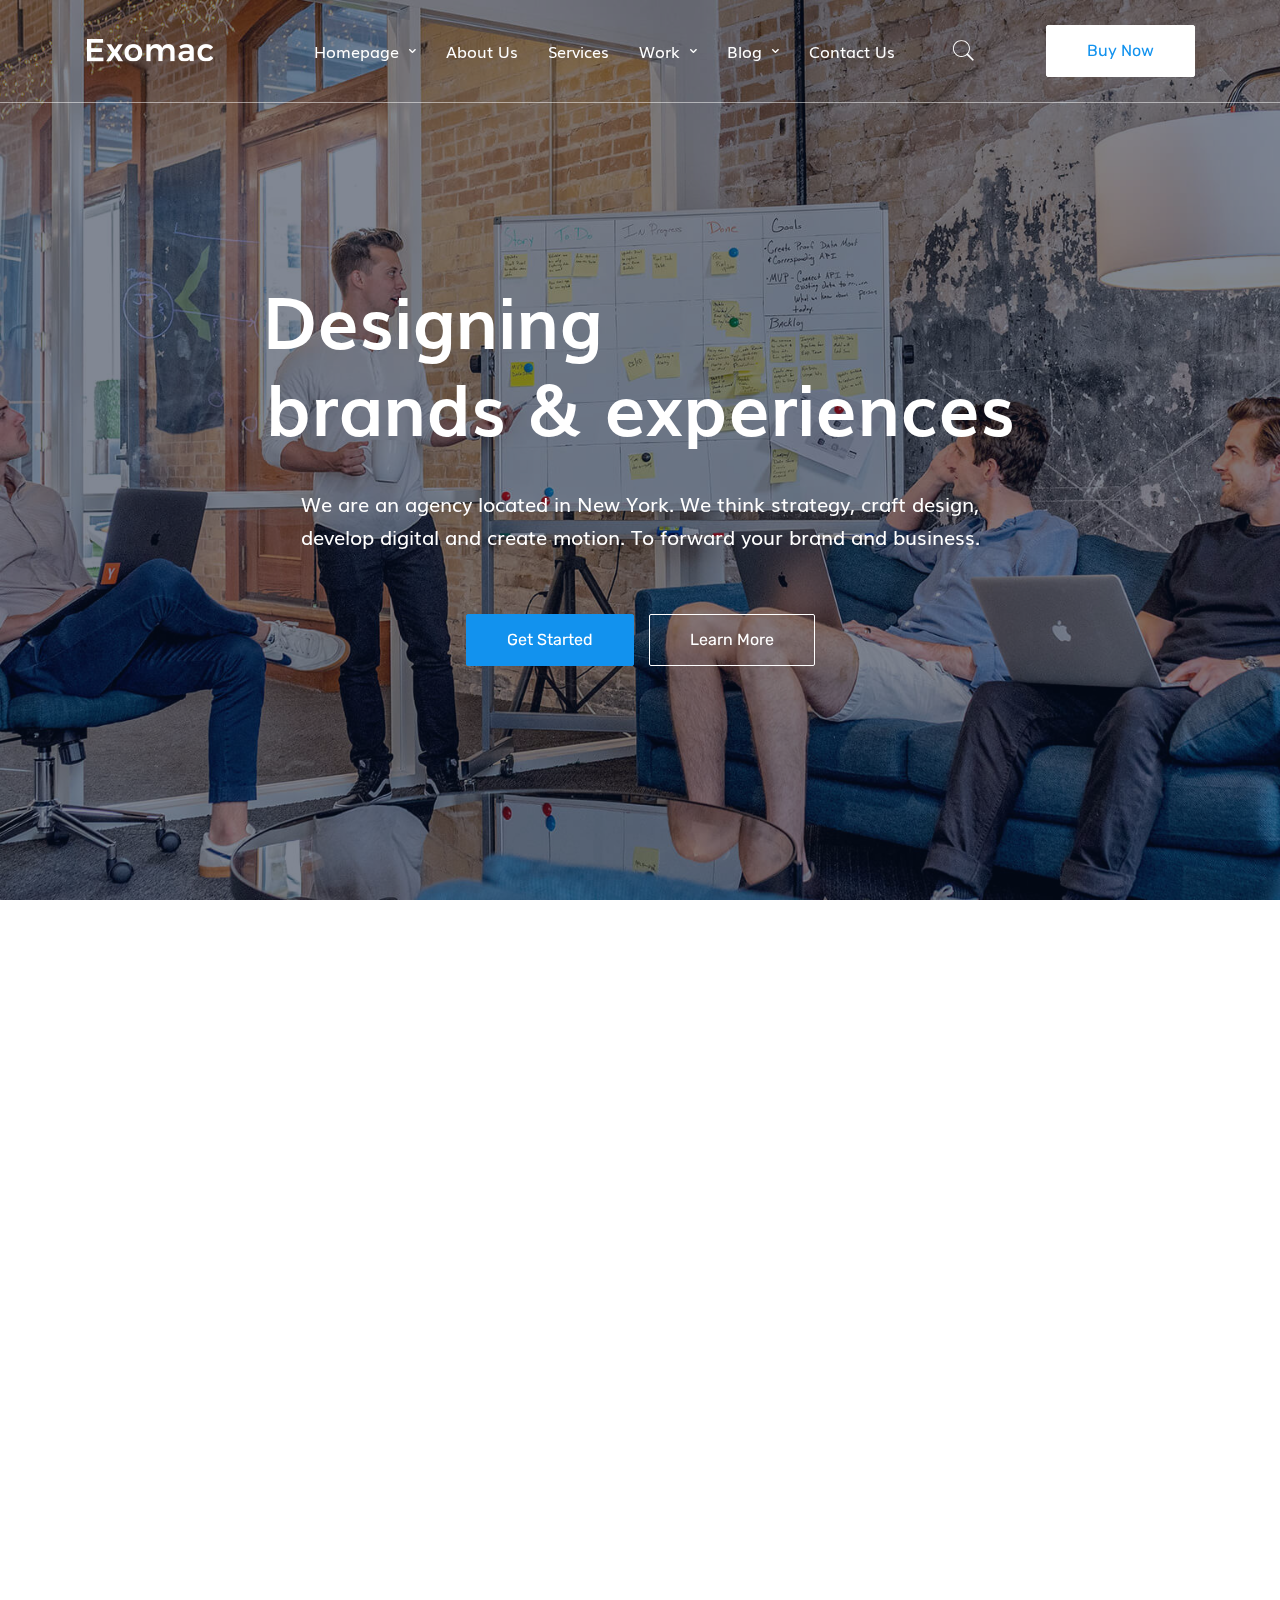
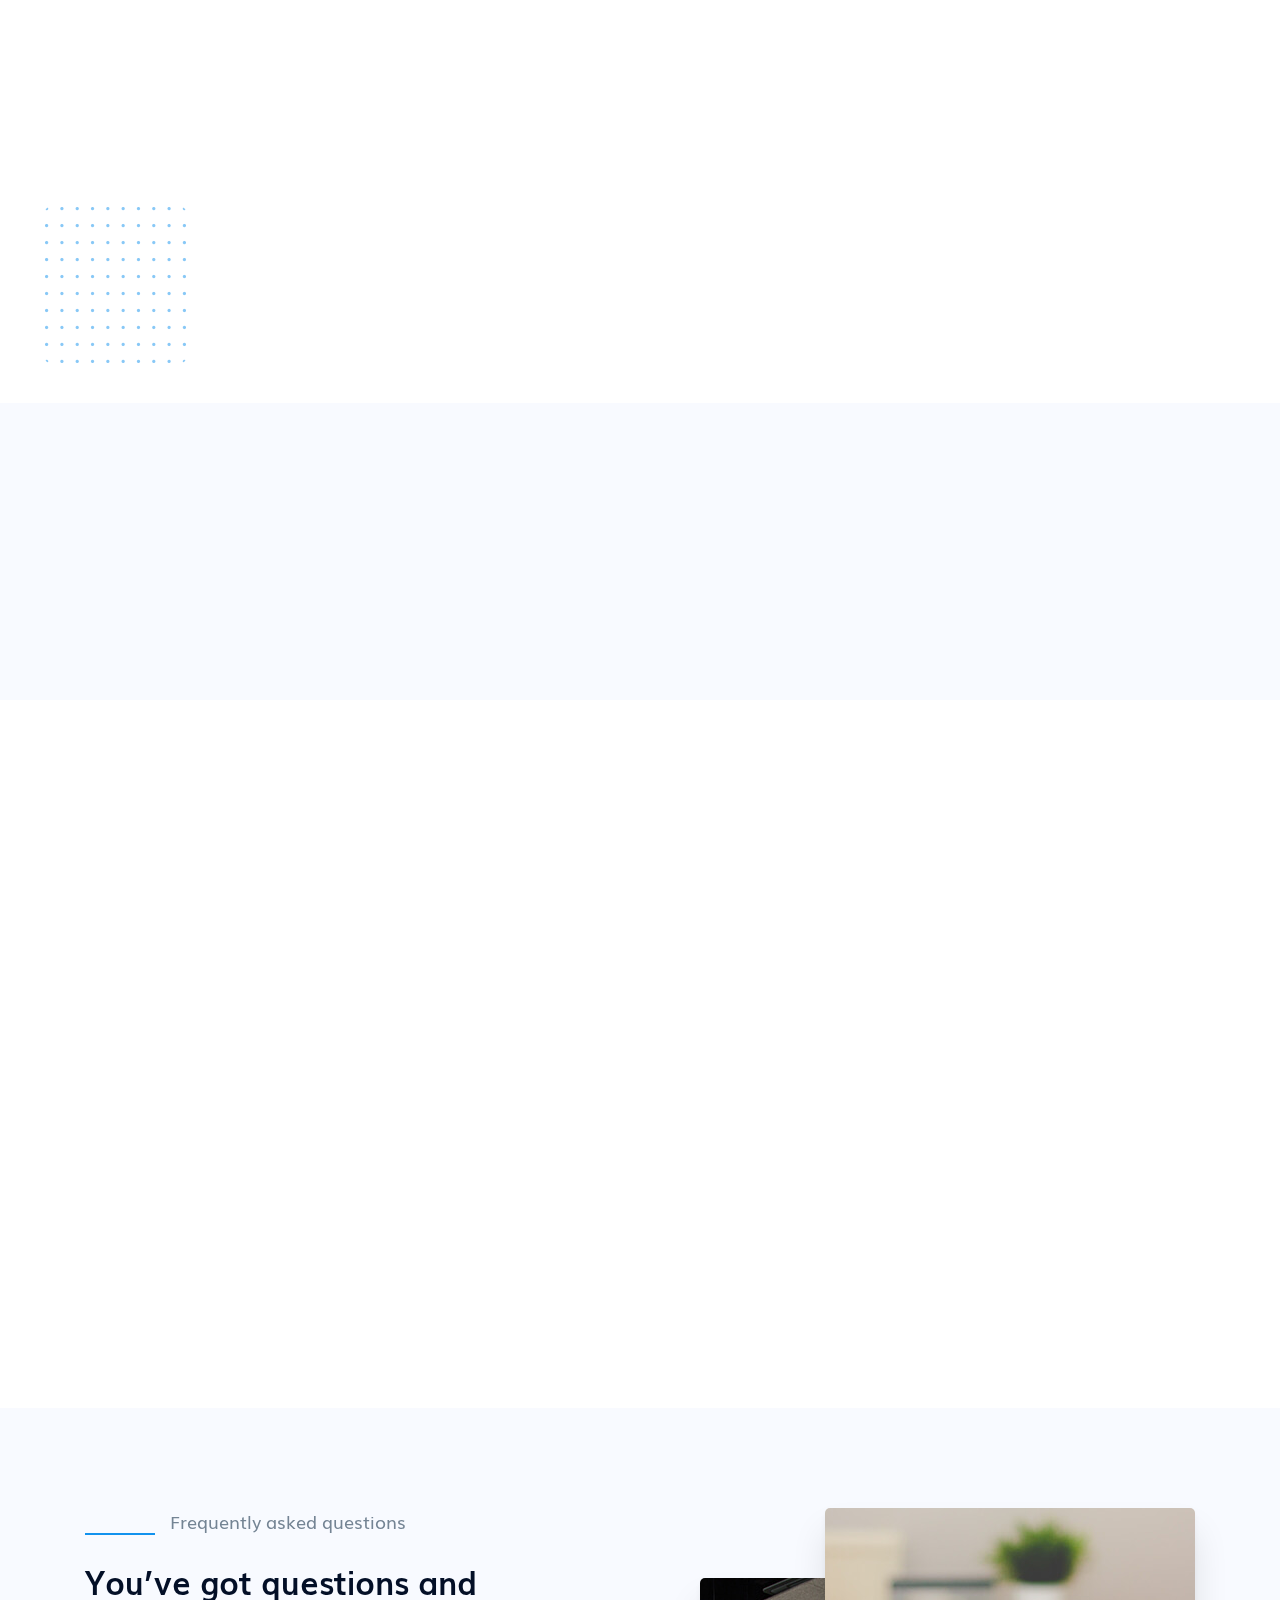
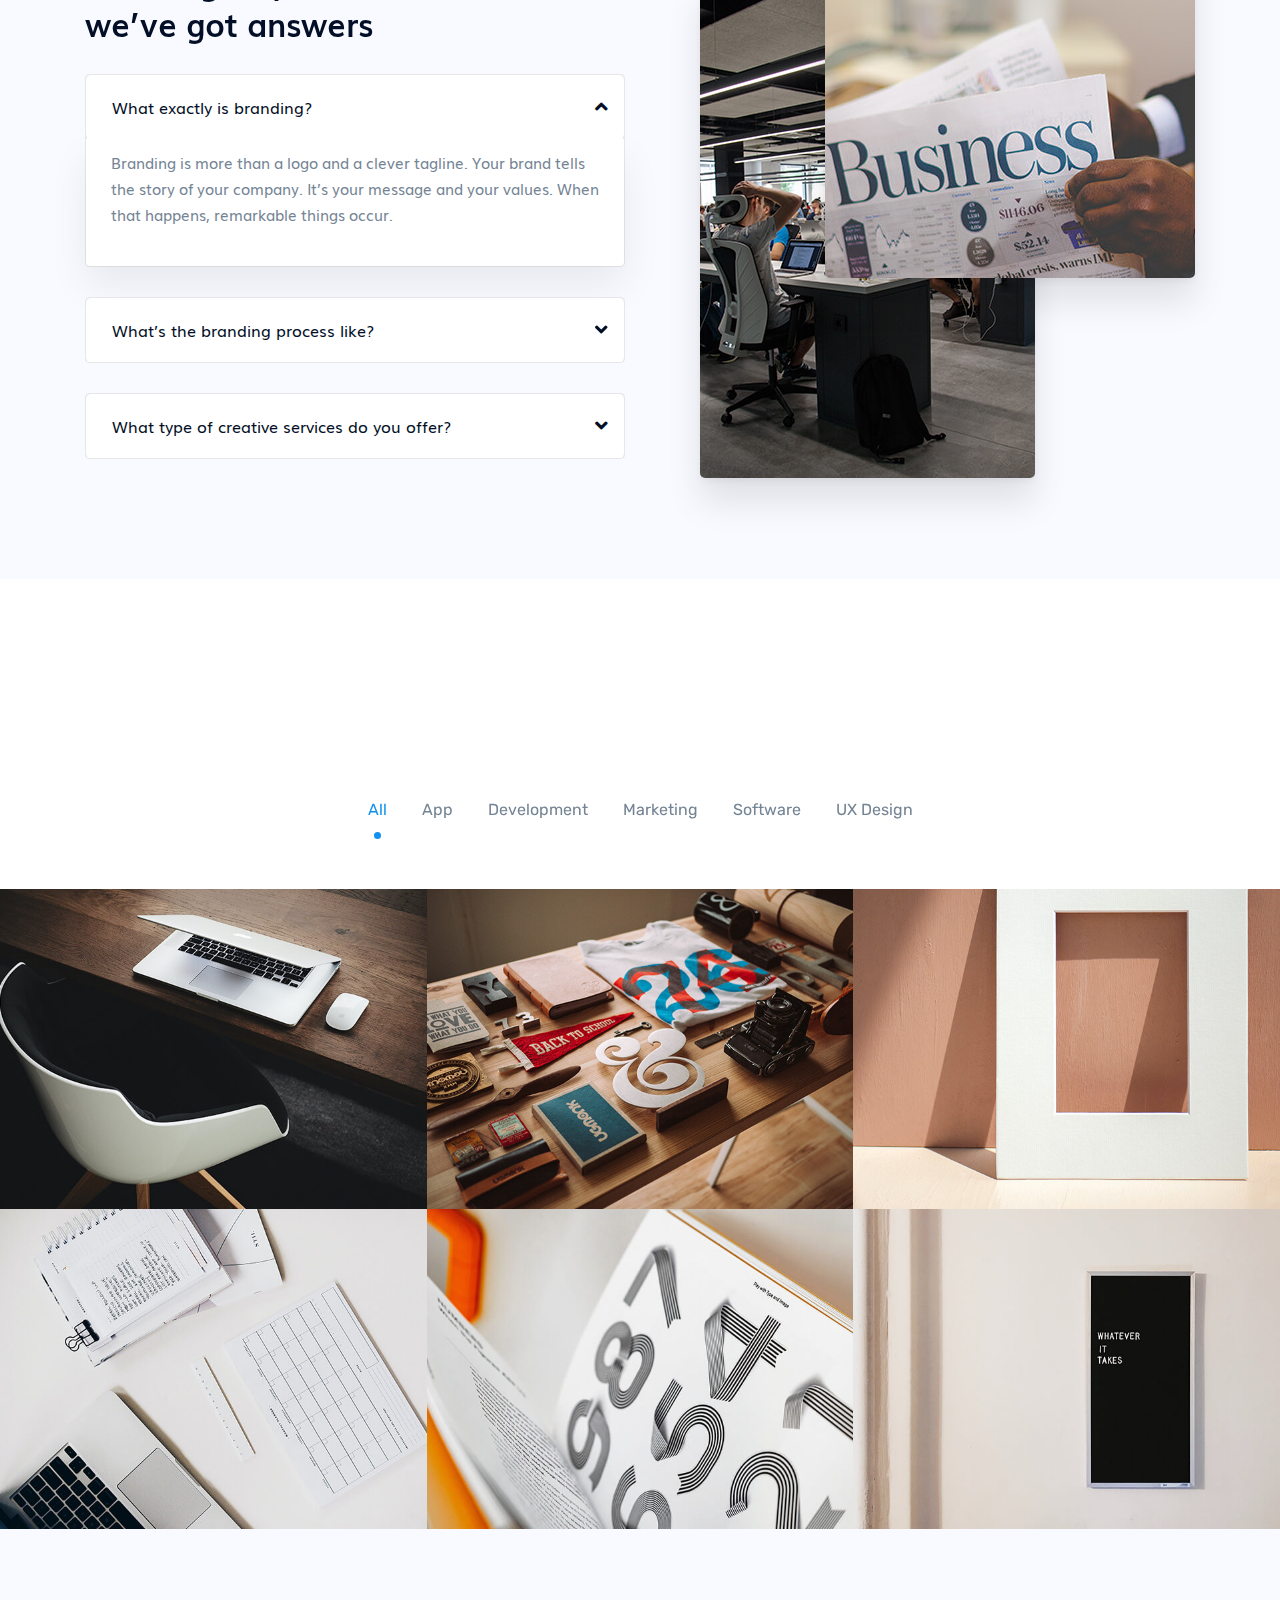
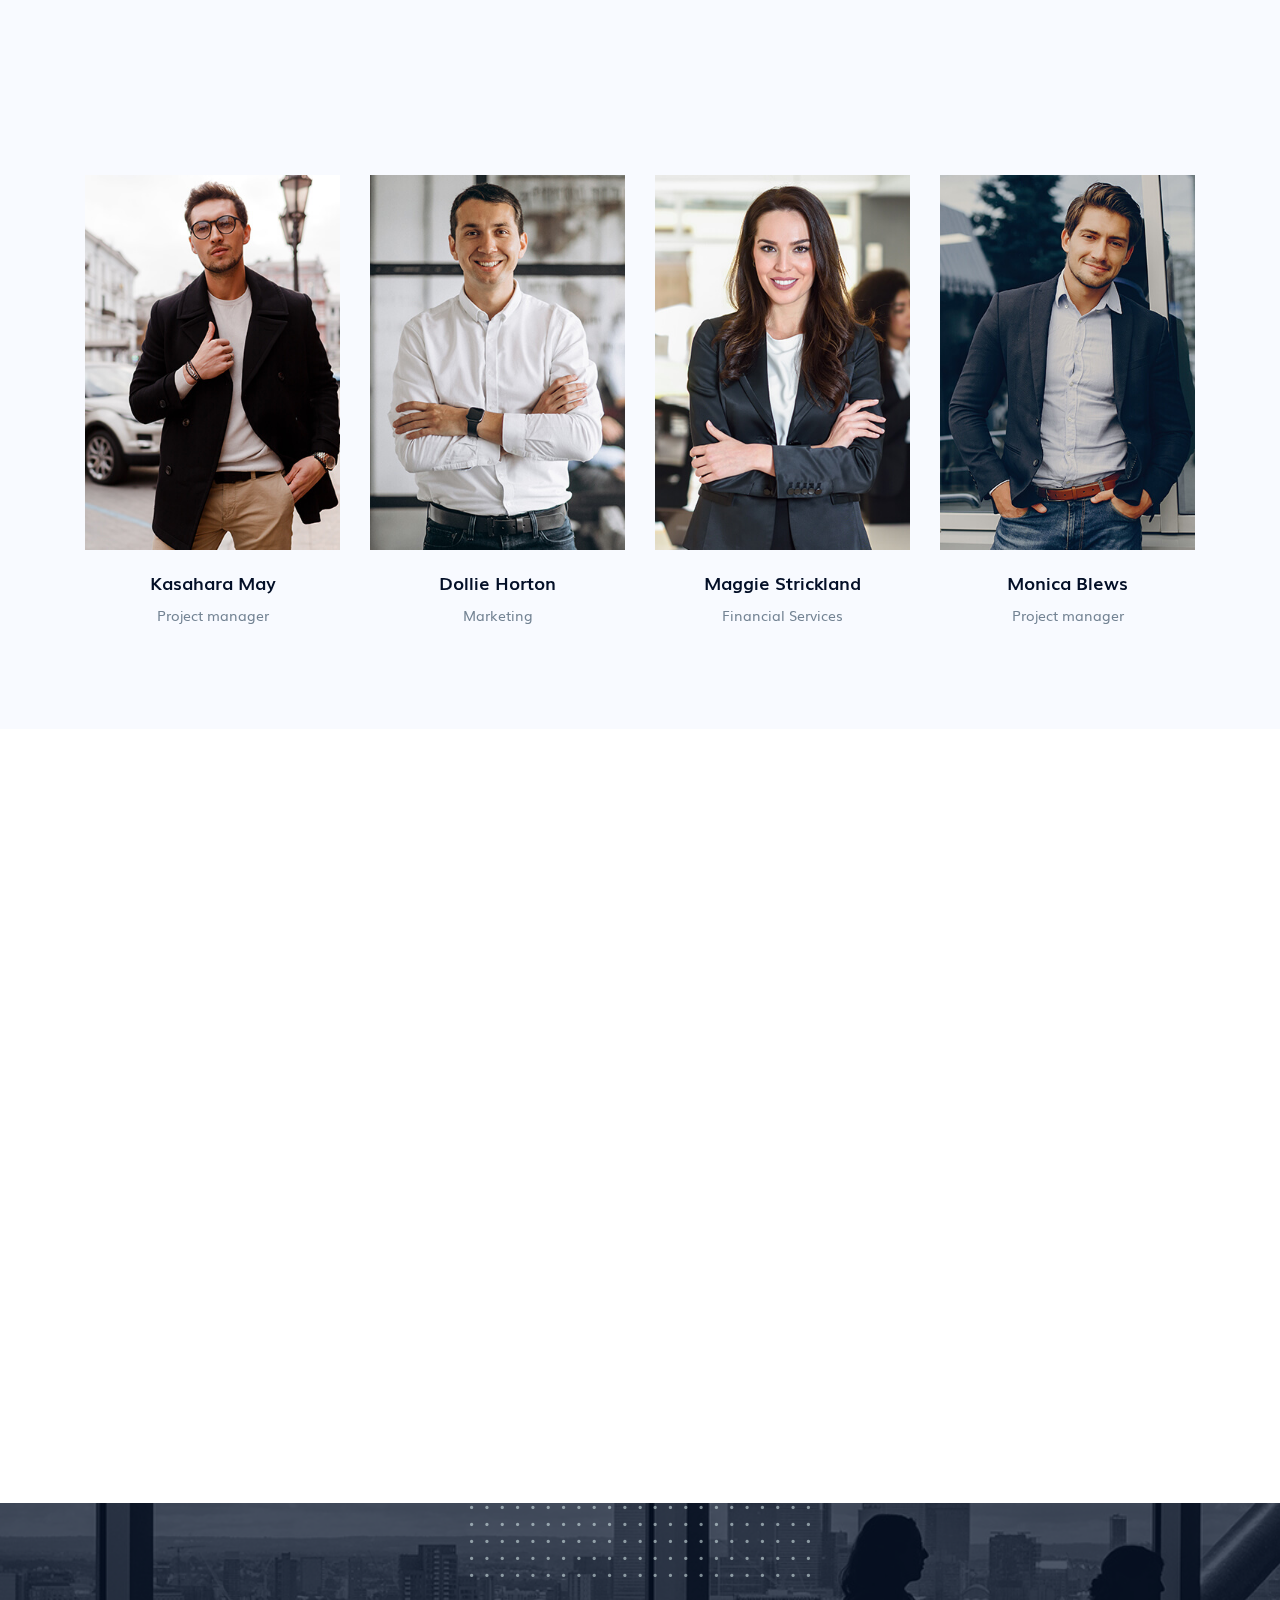
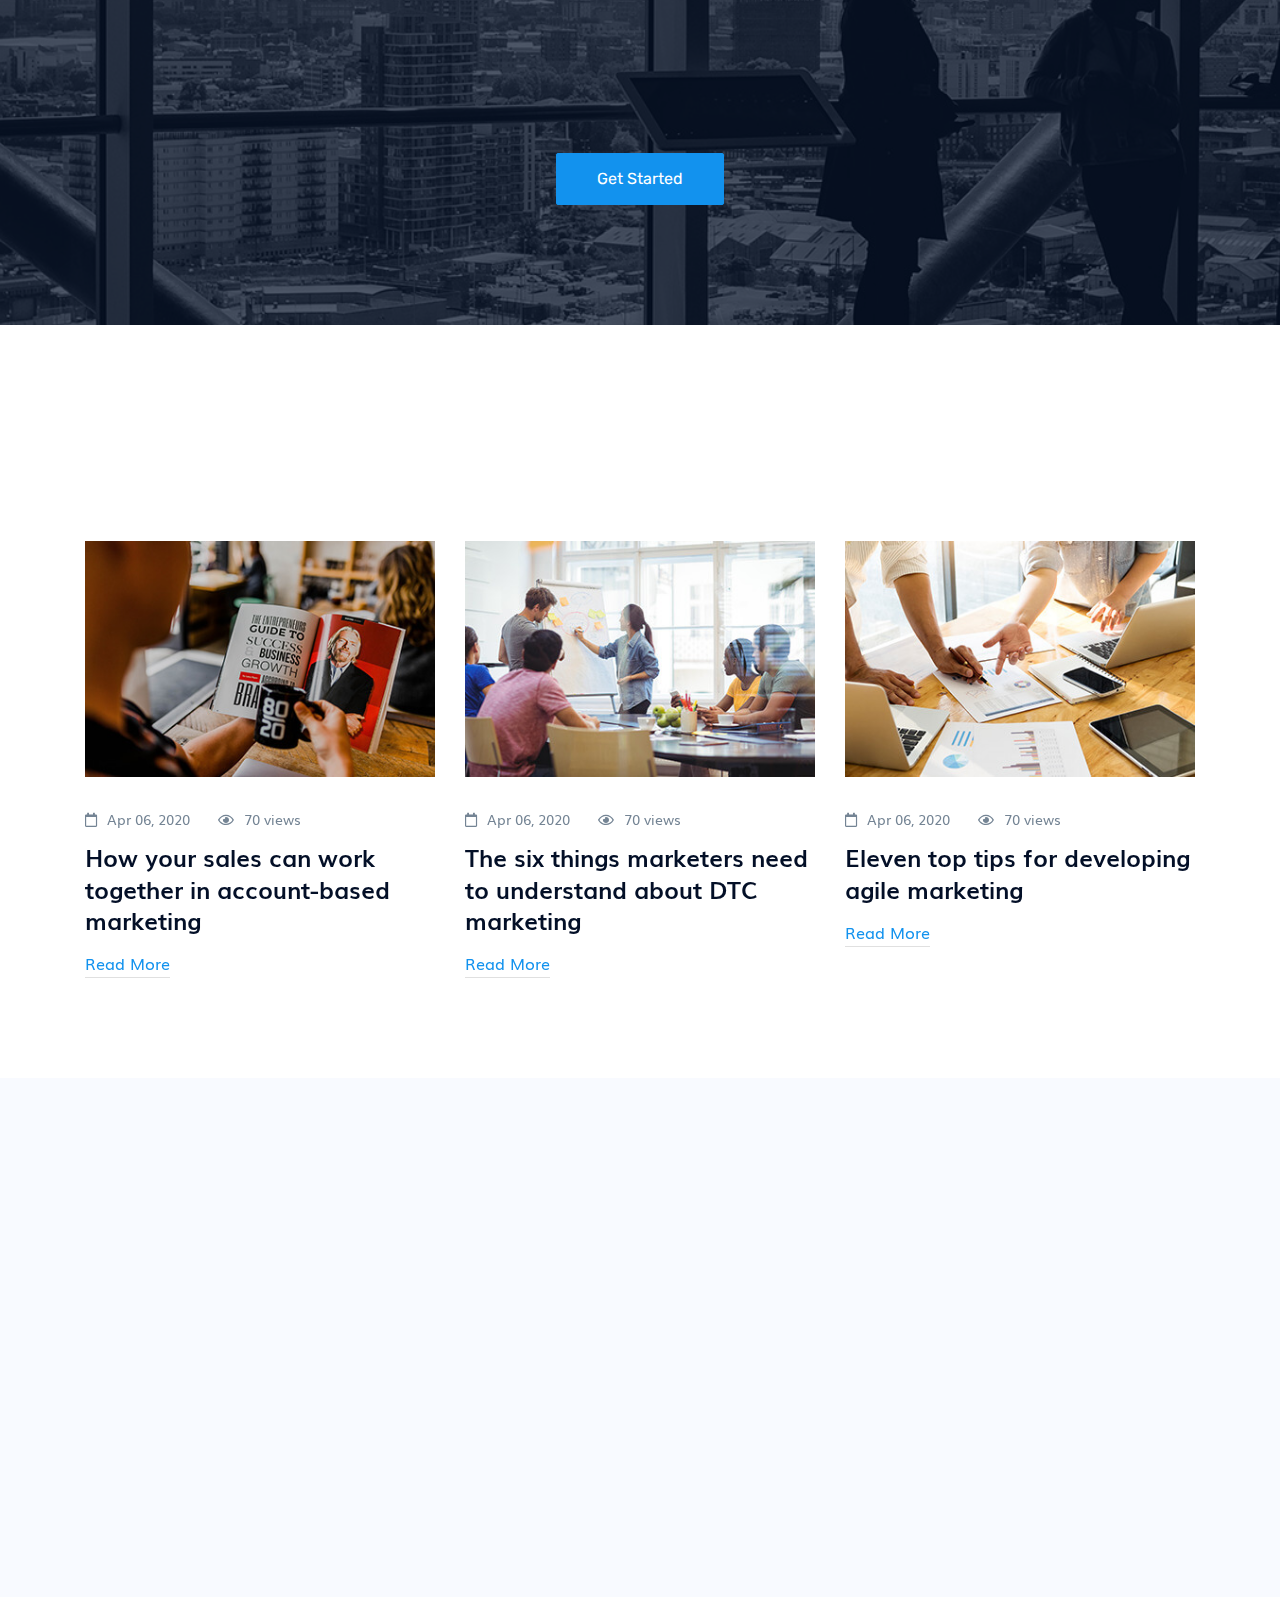
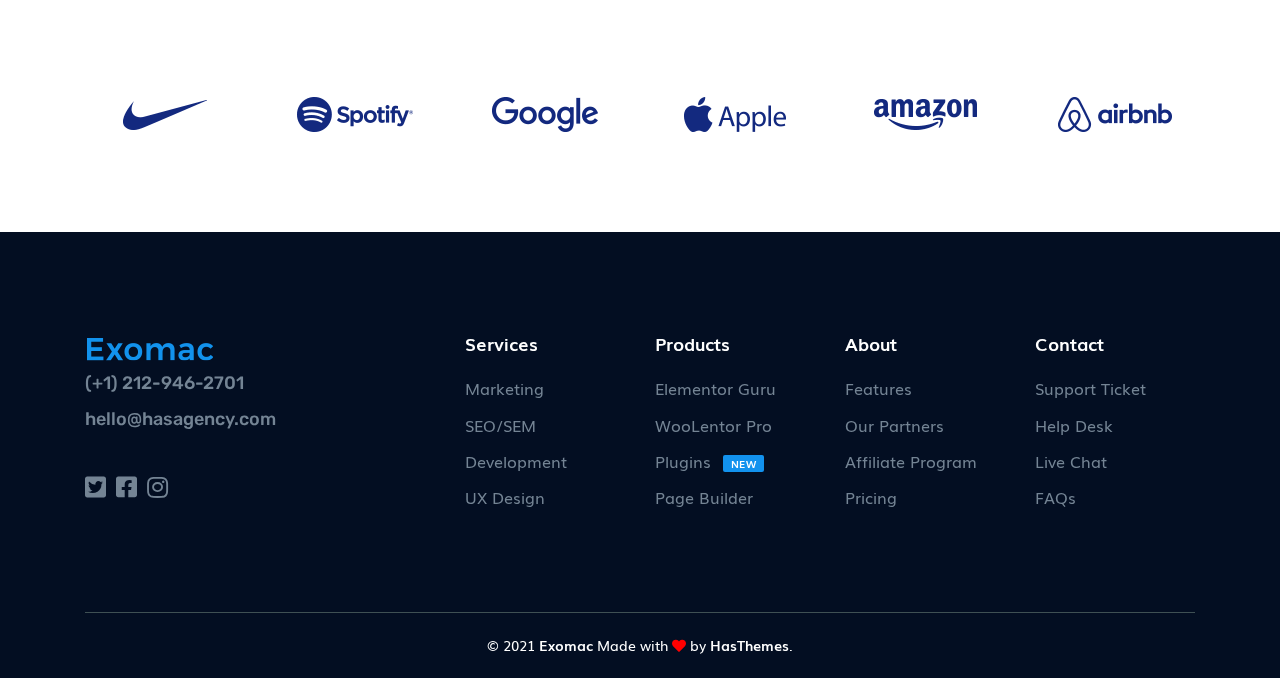
<file: exomac/index-3.html>
<!DOCTYPE html>
<html class="no-js" lang="en">

<head>
    <meta charset="utf-8">
    <meta http-equiv="x-ua-compatible" content="ie=edge">
    <title>Home-3 || Exomac</title>
    <meta name="robots" content="noindex, follow" />
    <meta name="description" content="">
    <meta name="viewport" content="width=device-width, initial-scale=1, shrink-to-fit=no">
    <!-- Favicon -->
    <link rel="shortcut icon" type="image/x-icon" href="assets/images/favicon.png">

    <!-- CSS
	============================================ -->

    <!-- Vendor CSS (Icon Font) -->
    <!--
    <link rel="stylesheet" href="assets/css/vendor/font-awesome-pro.min.css">
    <link rel="stylesheet" href="assets/css/vendor/pe-icon-7-stroke.css">
    <link rel="stylesheet" href="assets/css/vendor/muli-font.css"> -->

    <!-- Plugins CSS (All Plugins Files) -->
    <!--
    <link rel="stylesheet" href="assets/css/plugins/swiper.min.css">
    <link rel="stylesheet" href="assets/css/plugins/animate.css">
    <link rel="stylesheet" href="assets/css/plugins/aos.min.css">
    <link rel="stylesheet" href="assets/css/plugins/magnific-popup.css">
    <link rel="stylesheet" href="assets/css/plugins/jquery.animatedheadline.css">
     -->

    <!-- Main Style CSS -->
    <!-- <link rel="stylesheet" href="assets/css/style.css"> -->

    <!-- Use the minified version files listed below for better performance and remove the files listed above -->
    <link rel="stylesheet" href="assets/css/vendor/vendor.min.css">
    <link rel="stylesheet" href="assets/css/plugins/plugins.min.css">
    <link rel="stylesheet" href="assets/css/style.min.css">

</head>

<body>

    <div id="page" class="section">
        <!-- Header Section Start -->
        <div class="header-section header-transparent sticky-header section">
            <div class="header-inner">
                <div class="container position-relative">
                    <div class="row justify-content-between align-items-center">

                        <!-- Header Logo Start -->
                        <div class="col-xl-2 col-auto order-0">
                            <div class="header-logo">
                                <a href="index.html">
                                    <img class="dark-logo" src="assets/images/logo/logo.png" alt="Agency Logo">
                                    
                                </a>
                            </div>
                        </div>
                        <!-- Header Logo End -->

                        <!-- Header Main Menu Start -->
                        <div class="col-auto col-xl d-flex align-items-center justify-content-xl-center justify-content-end order-2 order-xl-1">
                            <div class="menu-column-area d-none d-xl-block position-static">
                                <nav class="site-main-menu">
                                    <ul>
                                        <li class="has-children">
                                            <a href="index.html"><span class="menu-text">Homepage</span></a>
                                            <span class="menu-toggle"><i class="far fa-angle-down"></i></span>
                                            <ul class="sub-menu">
                                                <li><a href="index.html"><span class="menu-text">Home One</span></a></li>
                                                <li><a href="index-2.html"><span class="menu-text">Home Two</span></a></li>
                                                <li><a href="index-3.html"><span class="menu-text">Home Three</span></a></li>
                                            </ul>
                                        </li>
                                        <li>
                                            <a href="about.html"><span class="menu-text">About Us</span></a>
                                        </li>
                                        <li>
                                            <a href="service.html"><span class="menu-text">Services</span></a>
                                        </li>
                                        <li class="has-children">
                                            <a href="work.html"><span class="menu-text">Work</span></a>
                                            <span class="menu-toggle"><i class="far fa-angle-down"></i></span>
                                            <ul class="sub-menu">
                                                <li><a href="work.html"><span class="menu-text">Work</span></a></li>
                                                <li><a href="work-details.html"><span class="menu-text">Work Details</span></a></li>
                                            </ul>
                                        </li>
                                        <li class="has-children">
                                            <a href="#"><span class="menu-text">Blog</span></a>
                                            <span class="menu-toggle"><i class="far fa-angle-down"></i></span>
                                            <ul class="sub-menu">
                                                <li><a href="blog-grid.html"><span class="menu-text">Blog Grid</span></a></li>
                                                <li><a href="blog-classic.html"><span class="menu-text">Blog Classic</span></a></li>
                                                <li><a href="blog-details.html"><span class="menu-text">Blog Details</span></a></li>
                                            </ul>
                                        </li>
                                        <li>
                                            <a href="contact-us.html"><span class="menu-text">Contact Us</span></a>
                                        </li>
                                    </ul>
                                </nav>
                            </div>
                            <!-- Header Search Start -->
                            <div class="header-search-area ml-xl-7 ml-0">

                                <!-- Header Login Start -->
                                <div class="header-search">
                                    <a href="javascript:void(0)" class="header-search-toggle"><i class="pe-7s-search pe-2x pe-va"></i></a>
                                </div>
                                <!-- Header Login End -->
                            </div>
                            <!-- Header Search End -->

                            <!-- Header Mobile Menu Toggle Start -->
                            <div class="header-mobile-menu-toggle d-xl-none ml-sm-2">
                                <button class="toggle">
                                    <i class="icon-top"></i>
                                    <i class="icon-middle"></i>
                                    <i class="icon-bottom"></i>
                                </button>
                            </div>
                            <!-- Header Mobile Menu Toggle End -->
                        </div>
                        <!-- Header Main Menu End -->

                        <!-- Header Right Start -->
                        <div class="col-xl-2 col d-none d-sm-flex justify-content-end order-1 order-xl-2">
                            <a href="#" class="btn btn-light btn-hover-primary">Buy Now</a>
                        </div>
                        <!-- Header Right End -->

                    </div>
                </div>
            </div>
        </div>
        <!-- Header Section End -->

        <!-- Main Search Start -->
        <div class="main-search-active">
            <div class="sidebar-search-icon">
                <button class="search-close"><i class="pe-7s-close"></i></button>
            </div>
            <div class="sidebar-search-input">
                <form action="#">
                    <div class="form-search">
                        <input id="search" class="input-text" value="" placeholder="" type="search">
                        <button>
                            <i class="fa fa-search"></i>
                        </button>
                    </div>
                </form>
                <p class="form-description">Hit enter to search or ESC to close</p>
            </div>
        </div>
        <!-- Main Search End -->

        <!-- Slider/Intro Section Start -->
        <div class="intro-section section" data-bg-color="#000" data-overlay="0.5" data-bg-image="assets/images/hero-image/hero-4.jpg">

            <div class="container">
                <div class="row row-cols-lg-1 row-cols-1">

                    <div class="col align-self-center">
                        <div class="intro-content-two headline-active text-center mt-xl-8 mt-lg-8 mt-md-8 mt-sm-8 mt-xs-8">
                            <h2 class="title ah-headline">Designing <span class="ah-words-wrapper"><b class="is-visible">awesome</b><b>wonderful</b><b>remarkable</b></span>brands & experiences </h2>
                            <div class="desc">
                                <p>We are an agency located in New York. We think strategy, craft design,
                                    develop digital and create motion. To forward your brand and business.</p>
                            </div>
                            <a href="#" class="btn btn-primary btn-hover-secondary">Get Started</a>
                            <a href="#" class="btn btn-outline-white btn-hover-primary"> Learn More </a>
                        </div>
                    </div>

                </div>
            </div>

        </div>
        <!-- Slider/Intro Section End -->

        <!-- About Section Start -->
        <div class="section section-padding-t90-b100">
            <div class="container">

                <!-- About Wrapper Start -->
                <div class="row">

                    <div class="col-lg-8 m-auto">
                        <!-- Section Title Start -->
                        <div class="about-content-full text-center mb-lg-10 mb-0" data-aos="fade-up">
                            <h2 class="title">Creative agency focused on vision, product and people</h2>
                            <p>Marketing has always been about connecting with your audience in
                                the right place and at the right time. Today, that means you need to meet them
                                where they are already spending time: on the internet. A seasoned inbound
                                marketer might say inbound marketing and digital marketing are virtually the
                                same thing, but there are some minor differences.</p>

                            <a href="#" class="link"> <mark>Read More</mark> </a>
                        </div>
                        <!-- Section Title End -->
                    </div>

                    <div class="col-12">
                        <!-- About Video Image Area Start -->
                        <div class="video-popup-area">
                            <!-- Video Popup Start -->
                            <div class="skill-video" data-aos="fade-up">
                                <img class="image" src="assets/images/video/about-video.jpg" alt="video popup">
                                <a href="https://www.youtube.com/watch?v=eS9Qm4AOOBY" class="icon video-popup"><i class="fas fa-play"></i></i></a>
                            </div>
                            <!-- Video Popup End -->

                            <!-- Animation Shape Start -->
                            <div class="shape shape-1 scene">
                                <span data-depth="1">
                                    <img src="assets/images/shape-animation/video-shape-1.png" alt="">
                                </span>
                            </div>
                            <!-- Animation Shape End -->
                        </div>
                        <!-- About Video Image Area End -->
                    </div>

                </div>
                <!-- About Wrapper End -->

            </div>
        </div>
        <!-- About Section End -->

        <!-- Funfact Section Start -->
        <div class="section section-padding" data-bg-color="#f8faff">
            <div class="container">
                <div class="row">
                    <div class="col-lg-12 mx-auto">
                        <div class="row row-cols-lg-4 row-cols-md-2 row-cols-sm-2 row-cols-1 mb-n6">

                            <!-- Funfact Start -->
                            <div class="col mb-6" data-aos="fade-up">
                                <div class="funfact">
                                    <div class="number"><span class="counter">20</span>+</div>
                                    <h6 class="text">Years Experience</h6>
                                </div>
                            </div>
                            <!-- Funfact End -->

                            <!-- Funfact Start -->
                            <div class="col mb-6" data-aos="fade-up">
                                <div class="funfact">
                                    <div class="number"><span class="counter">15</span></div>
                                    <h6 class="text">Active Projects</h6>
                                </div>
                            </div>
                            <!-- Funfact End -->

                            <!-- Funfact Start -->
                            <div class="col mb-6" data-aos="fade-up">
                                <div class="funfact">
                                    <div class="number"><span class="counter">130</span></div>
                                    <h6 class="text">Projects Done</h6>
                                </div>
                            </div>
                            <!-- Funfact End -->

                            <!-- Funfact Start -->
                            <div class="col mb-6" data-aos="fade-up">
                                <div class="funfact">
                                    <div class="number"><span class="counter">200</span>+</div>
                                    <h6 class="text">Satisfied Clients</h6>
                                </div>
                            </div>
                            <!-- Funfact End -->

                        </div>
                    </div>
                </div>
            </div>
        </div>
        <!-- Funfact Section End -->

        <!-- Service Section Start -->
        <div class="section section-padding-t90-b100">
            <div class="container">

                <!-- Section Title Start -->
                <div class="section-title text-center mb-12" data-aos="fade-up">
                    <h2 class="title">We create a unique action plan for brands</h2>
                    <p class="sub-title">Get your company heading in the right direction with our digital
                        marketing strategist</p>
                </div>
                <!-- Section Title End -->

                <div class="row row-cols-lg-3 row-cols-md-2 row-cols-sm-2 row-cols-1 mb-n6">

                    <!-- Icon Box Start -->
                    <div class="col mb-6" data-aos="fade-up">

                        <div class="icon-box  box-border text-center" data-vivus-hover>
                            <div class="icon"><img class="svgInject" src="assets/images/svg/linea/linea-basic-target.svg" alt=""></div>
                            <div class="content">
                                <h3 class="title">Branding</h3>
                                <div class="desc">
                                    <p>First impressions count! Make sure your brand works for you. We
                                        offer digital marketing.</p>
                                </div>
                                <a href="#" class="link">Learn More</a>
                            </div>
                        </div>

                    </div>
                    <!-- Icon Box End -->

                    <!-- Icon Box Start -->
                    <div class="col mb-6" data-aos="fade-up">

                        <div class="icon-box  box-border text-center" data-vivus-hover>
                            <div class="icon"><img class="svgInject" src="assets/images/svg/linea/linea-basic-picture-multiple.svg" alt=""></div>
                            <div class="content">
                                <h3 class="title">UX Design</h3>
                                <div class="desc">
                                    <p>First impressions count! Make sure your brand works for you. We
                                        offer digital marketing.</p>
                                </div>
                                <a href="#" class="link">Learn More</a>
                            </div>
                        </div>

                    </div>
                    <!-- Icon Box End -->

                    <!-- Icon Box Start -->
                    <div class="col mb-6" data-aos="fade-up">

                        <div class="icon-box  box-border text-center" data-vivus-hover>
                            <div class="icon"><img class="svgInject" src="assets/images/svg/linea/linea-basic-picture.svg" alt=""></div>
                            <div class="content">
                                <h3 class="title">Strategy</h3>
                                <div class="desc">
                                    <p>First impressions count! Make sure your brand works for you. We
                                        offer digital marketing.</p>
                                </div>
                                <a href="#" class="link">Learn More</a>
                            </div>
                        </div>

                    </div>
                    <!-- Icon Box End -->

                </div>

            </div>
        </div>
        <!-- Service Section End -->

        <!-- Faq Section Start -->
        <div class="faq-section section section-padding-top" data-bg-color="#f8faff">
            <div class="container">
                <div class="row row-cols-lg-2 row-cols-1 mb-n6">
                    <!-- Faq Content Start -->
                    <div class="col mb-6">
                        <div class="faq-content">
                            <!-- Section Title Two Start -->
                            <div class="section-title-two">
                                <span class="sub-title">Frequently asked questions</span>
                                <h3 class="title">You’ve got questions and <br> we’ve got answers</h3>
                            </div>
                            <!-- Section Title Two End -->

                            <div class="agency-accordion max-mb-n30" id="accordionExample">
                                <div class="card">
                                    <div class="card-header" id="headingOne">
                                        <h5 class="mb-0">
                                            <a href="#" class="acc-btn border-0" data-toggle="collapse" data-target="#collapseOne" aria-expanded="true" aria-controls="collapseOne">
                                                What exactly is branding?
                                            </a>
                                        </h5>
                                    </div>

                                    <div id="collapseOne" class="collapse show" aria-labelledby="headingOne" data-parent="#accordionExample">
                                        <div class="card-body">Branding is more than a logo and a clever tagline. Your brand tells the story of your company. It’s your message and your values. When that happens, remarkable things occur.
                                        </div>
                                    </div>
                                </div>

                                <div class="card">
                                    <div class="card-header" id="headingTwo">
                                        <h5 class="mb-0">
                                            <a href="#" class="acc-btn border-0 collapsed" data-toggle="collapse" data-target="#collapseTwo" aria-expanded="false" aria-controls="collapseTwo">
                                                What’s the branding process like?
                                            </a>
                                        </h5>
                                    </div>
                                    <div id="collapseTwo" class="collapse" aria-labelledby="headingTwo" data-parent="#accordionExample">
                                        <div class="card-body">Branding is more than a logo and a clever tagline. Your brand tells the story of your company. It’s your message and your values. When that happens, remarkable things occur.
                                        </div>
                                    </div>
                                </div>

                                <div class="card">
                                    <div class="card-header" id="headingThree">
                                        <h5 class="mb-0">
                                            <a href="#" class="acc-btn border-0 collapsed" data-toggle="collapse" data-target="#collapseThree" aria-expanded="false" aria-controls="collapseThree">
                                                What type of creative services do you offer?
                                            </a>
                                        </h5>
                                    </div>
                                    <div id="collapseThree" class="collapse" aria-labelledby="headingThree" data-parent="#accordionExample">
                                        <div class="card-body">Branding is more than a logo and a clever tagline. Your brand tells the story of your company. It’s your message and your values. When that happens, remarkable things occur.
                                        </div>
                                    </div>
                                </div>

                            </div>
                        </div>
                    </div>
                    <!-- Faq Content End -->

                    <div class="col mb-6 pl-xl-12">
                        <!-- Faq Image Start -->
                        <div class="about-image-area faq-image-area">
                            <div class="about-image right-n50 js-tilt">
                                <img src="assets/images/faq/faq-2.jpg" alt="">
                            </div>
                            <div class="about-image js-tilt">
                                <img src="assets/images/faq/faq-1.jpg" alt="">
                            </div>
                            <!-- Animation Shape Start -->
                            <div class="shape shape-1 scene">
                                <span data-depth="4"><img src="assets/images/shape-animation/video-shape-1.png" alt=""></span>
                            </div>
                            <!-- Animation Shape End -->
                        </div>
                        <!-- Faq Image End -->
                    </div>
                </div>
            </div>
        </div>
        <!-- Faq Section End -->

        <!-- Portfolio Section Start -->
        <div class="section section-padding-t90 ag-masonary-wrapper">
            <div class="container-fluid px-0">
                <!-- Section Title Start -->
                <div class="section-title text-center" data-aos="fade-up">
                    <h2 class="title">Great even greater creative works</h2>
                    <p class="sub-title">Get your company heading in the right direction with our digital
                        marketing strategist</p>
                </div>
                <!-- Section Title End -->

                <!-- Portfolio Menu Start -->
                <div class="messonry-button text-center mb-lg-13 mb-md-13 mb-6">
                    <button data-filter="*" class="is-checked"><span class="filter-text">All</span></button>
                    <button data-filter=".cat-1"><span class="filter-text">App</span></button>
                    <button data-filter=".cat-2"><span class="filter-text">Development</span></button>
                    <button data-filter=".cat-3"><span class="filter-text">Marketing</span> </button>
                    <button data-filter=".cat-4"><span class="filter-text">Software</span></button>
                    <button data-filter=".cat-5"><span class="filter-text">UX Design</span></button>
                </div>
                <!-- Portfolio Menu End -->

                <div class="row row-cols-lg-3 row-cols-md-2 row-cols-sm-2 row-cols-1 g-0 mesonry-list">
                    <div class="resizer col"></div>
                    <!-- Single Portfolio Start -->
                    <div class="col cat-1 cat-3">
                        <div class="single-portfolio">
                            <div class="thumbnail">
                                <img class="img-fluid" src="assets/images/portfolio/portfolio-1.jpg" alt="Portfolio-01">
                            </div>
                            <div class="content">
                                <h5 class="title"><a href="work-details.html">Project Name #1 <img src="assets/images/icons/arrow-up-right.svg" alt=""></a></h5>
                            </div>
                        </div>
                    </div>
                    <!-- Single Portfolio End -->
                    <!-- Single Portfolio Start -->
                    <div class="col cat-2 cat-5">
                        <div class="single-portfolio">
                            <div class="thumbnail">
                                <img class="img-fluid" src="assets/images/portfolio/portfolio-2.jpg" alt="Portfolio-01">
                            </div>
                            <div class="content">
                                <h5 class="title"><a href="work-details.html">Project Name #1 <img src="assets/images/icons/arrow-up-right.svg" alt=""></a></h5>
                            </div>
                        </div>
                    </div>
                    <!-- Single Portfolio End -->
                    <!-- Single Portfolio Start -->
                    <div class="col cat-3 cat-2">
                        <div class="single-portfolio">
                            <div class="thumbnail">
                                <img class="img-fluid" src="assets/images/portfolio/portfolio-3.jpg" alt="Portfolio-01">
                            </div>
                            <div class="content">
                                <h5 class="title"><a href="work-details.html">Project Name #1 <img src="assets/images/icons/arrow-up-right.svg" alt=""></a></h5>
                            </div>
                        </div>
                    </div>
                    <!-- Single Portfolio End -->
                    <!-- Single Portfolio Start -->
                    <div class="col cat-4 cat-3">
                        <div class="single-portfolio">
                            <div class="thumbnail">
                                <img class="img-fluid" src="assets/images/portfolio/portfolio-4.jpg" alt="Portfolio-01">
                            </div>
                            <div class="content">
                                <h5 class="title"><a href="work-details.html">Project Name #1 <img src="assets/images/icons/arrow-up-right.svg" alt=""></a></h5>
                            </div>
                        </div>
                    </div>
                    <!-- Single Portfolio End -->
                    <!-- Single Portfolio Start -->
                    <div class="col cat-5">
                        <div class="single-portfolio">
                            <div class="thumbnail">
                                <img class="img-fluid" src="assets/images/portfolio/portfolio-5.jpg" alt="Portfolio-01">
                            </div>
                            <div class="content">
                                <h5 class="title"><a href="work-details.html">Project Name #1 <img src="assets/images/icons/arrow-up-right.svg" alt=""></a></h5>
                            </div>
                        </div>
                    </div>
                    <!-- Single Portfolio End -->
                    <!-- Single Portfolio Start -->
                    <div class="col cat-2">
                        <div class="single-portfolio">
                            <div class="thumbnail">
                                <img class="img-fluid" src="assets/images/portfolio/portfolio-6.jpg" alt="Portfolio-01">
                            </div>
                            <div class="content">
                                <h5 class="title"><a href="work-details.html">Project Name #1 <img src="assets/images/icons/arrow-up-right.svg" alt=""></a></h5>
                            </div>
                        </div>
                    </div>
                    <!-- Single Portfolio End -->
                </div>
            </div>
        </div>
        <!-- Portfolio Section End -->

        <!-- Team Section Start -->
        <div class="section section-padding" data-bg-color="#f8faff">
            <div class="container">
                <!-- Section Title Start -->
                <div class="section-title text-center mb-12" data-aos="fade-up">
                    <h2 class="title">People behind the screen</h2>
                    <p class="sub-title">Get your company heading in the right direction with our digital
                        marketing strategist</p>
                </div>
                <!-- Section Title End -->

                <div class="row row-cols-lg-4 row-cols-sm-2 row-cols-1 mb-n6">

                    <div class="col mb-6">
                        <!-- Single Team Start -->
                        <div class="team">
                            <div class="thumb">
                                <img src="assets/images/team/team-1.jpg" alt="team Images">
                                <div class="overlay"></div>
                                <ul class="social-icon text-center">
                                    <li class="facebook"><a href="#" class="link" aria-label="Facebook"><i class="fab fa-facebook"></i></a></li>
                                    <li class="twitter"><a href="#" class="link" aria-label="Twitter"><i class="fab fa-twitter"></i></a></li>
                                    <li class="instagram"><a href="#" class="link" aria-label="Instagram"><i class="fab fa-instagram"></i></a></li>
                                </ul>
                            </div>
                            <div class="team-info text-center">
                                <div class="info">
                                    <h5>Kasahara May</h5>
                                    <span>Project manager</span>
                                </div>
                            </div>
                        </div>
                        <!-- Single Team Start -->
                    </div>

                    <div class="col mb-6">
                        <!-- Single Team Start -->
                        <div class="team">
                            <div class="thumb">
                                <img src="assets/images/team/team-2.jpg" alt="team Images">
                                <div class="overlay"></div>
                                <ul class="social-icon text-center">
                                    <li class="facebook"><a href="#" class="link" aria-label="Facebook"><i class="fab fa-facebook"></i></a></li>
                                    <li class="twitter"><a href="#" class="link" aria-label="Twitter"><i class="fab fa-twitter"></i></a></li>
                                    <li class="instagram"><a href="#" class="link" aria-label="Instagram"><i class="fab fa-instagram"></i></a></li>
                                </ul>
                            </div>
                            <div class="team-info text-center">
                                <div class="info">
                                    <h5>Dollie Horton</h5>
                                    <span>Marketing</span>
                                </div>
                            </div>
                        </div>
                        <!-- Single Team Start -->
                    </div>

                    <div class="col mb-6">
                        <!-- Single Team Start -->
                        <div class="team">
                            <div class="thumb">
                                <img src="assets/images/team/team-3.jpg" alt="team Images">
                                <div class="overlay"></div>
                                <ul class="social-icon text-center">
                                    <li class="facebook"><a href="#" class="link" aria-label="Facebook"><i class="fab fa-facebook"></i></a></li>
                                    <li class="twitter"><a href="#" class="link" aria-label="Twitter"><i class="fab fa-twitter"></i></a></li>
                                    <li class="instagram"><a href="#" class="link" aria-label="Instagram"><i class="fab fa-instagram"></i></a></li>
                                </ul>
                            </div>
                            <div class="team-info text-center">
                                <div class="info">
                                    <h5>Maggie Strickland</h5>
                                    <span>Financial Services</span>
                                </div>
                            </div>
                        </div>
                        <!-- Single Team Start -->
                    </div>

                    <div class="col mb-6">
                        <!-- Single Team Start -->
                        <div class="team">
                            <div class="thumb">
                                <img src="assets/images/team/team-4.jpg" alt="team Images">
                                <div class="overlay"></div>
                                <ul class="social-icon text-center">
                                    <li class="facebook"><a href="#" class="link" aria-label="Facebook"><i class="fab fa-facebook"></i></a></li>
                                    <li class="twitter"><a href="#" class="link" aria-label="Twitter"><i class="fab fa-twitter"></i></a></li>
                                    <li class="instagram"><a href="#" class="link" aria-label="Instagram"><i class="fab fa-instagram"></i></a></li>
                                </ul>
                            </div>
                            <div class="team-info text-center">
                                <div class="info">
                                    <h5>Monica Blews</h5>
                                    <span>Project manager</span>
                                </div>
                            </div>
                        </div>
                        <!-- Single Team Start -->
                    </div>

                </div>
            </div>
        </div>
        <!-- Team Section End -->

        <!-- Testimonial Section Start -->
        <div class="testimonial-section section section-padding-t90 section-padding-bottom">
            <div class="container-fluid pl-xl-16 pl-lg-3 pl-md-3 pl-sm-3 pl-3 pr-xl-16 pr-lg-3 pr-md-3 pr-sm-3 pr-3">
                <!-- Section Title Start -->
                <div class="section-title text-center" data-aos="fade-up">
                    <h2 class="title fz-32">What our customers are saying about our services</h2>
                    <p class="sub-title">Get your company heading in the right direction with our digital
                        marketing strategist</p>
                </div>
                <!-- Section Title End -->

                <!--Testimonial Slider Start -->
                <div class="testimonial-slider swiper-container" data-aos="fade-up">
                    <div class="swiper-wrapper">

                        <div class="swiper-slide">
                            <!-- Static Testimonial Start -->
                            <div class="static-testimonial mb-6">
                                <div class="testimonial-image">
                                    <img src="assets/images/testimonial/90/author-1.png" alt="">
                                </div>
                                <div class="testimonial-content">
                                    <p>We are completely satisfied with the quality of service that we get. Workers were respectful, efficient, accommodating, cleaned up thoroughly.</p>
                                </div>
                                <div class="author-info">
                                    <div class="cite">
                                        <h6 class="name">Thomas Smith</h6>
                                        <span class="position">CEO at Flow</span>
                                    </div>
                                </div>
                            </div>
                            <!-- Static Testimonial End -->
                        </div>

                        <div class="swiper-slide">
                            <!-- Static Testimonial Start -->
                            <div class="static-testimonial mb-6">
                                <div class="testimonial-image">
                                    <img src="assets/images/testimonial/90/author-2.png" alt="">
                                </div>
                                <div class="testimonial-content">
                                    <p>We are completely satisfied with the quality of service that we get. Workers were respectful, efficient, accommodating, cleaned up thoroughly. </p>
                                </div>
                                <div class="author-info">
                                    <div class="cite">
                                        <h6 class="name">Eloise Smith</h6>
                                        <span class="position">CEO at Flow</span>
                                    </div>
                                </div>
                            </div>
                            <!-- Static Testimonial End -->
                        </div>

                        <div class="swiper-slide">
                            <!-- Static Testimonial Start -->
                            <div class="static-testimonial mb-6">
                                <div class="testimonial-image">
                                    <img src="assets/images/testimonial/90/author-3.png" alt="">
                                </div>
                                <div class="testimonial-content">
                                    <p>We are completely satisfied with the quality of service that we get. Workers were respectful, efficient, accommodating, cleaned up thoroughly.</p>
                                </div>
                                <div class="author-info">
                                    <div class="cite">
                                        <h6 class="name">Thomas Smith</h6>
                                        <span class="position">CEO at Flow</span>
                                    </div>
                                </div>
                            </div>
                            <!-- Static Testimonial End -->
                        </div>

                        <div class="swiper-slide">
                            <!-- Static Testimonial Start -->
                            <div class="static-testimonial mb-6">
                                <div class="testimonial-image">
                                    <img src="assets/images/testimonial/90/author-3.png" alt="">
                                </div>
                                <div class="testimonial-content">
                                    <p>I love their flexibility. Even when my request is too complicated to handle. they could still suggest something useful for me. </p>
                                </div>
                                <div class="author-info">
                                    <div class="cite">
                                        <h6 class="name">Florence Themes</h6>
                                        <span class="position">/ Multimedia Admin</span>
                                    </div>
                                </div>
                            </div>
                            <!-- Static Testimonial End -->
                        </div>

                    </div>
                    <div class="swiper-pagination"></div>
                </div>
                <!--Testimonial Slider End -->
            </div>
        </div>
        <!-- Testimonial Section End -->

        <!-- CTA Section Start -->
        <div class="section section-padding-t110-b120 newsletter-section" data-bg-color="#000" data-overlay="0.7" data-bg-image="assets/images/bg/newsletter.jpg">
            <div class="container">
                <div class="row align-items-center">
                    <div class="col-lg-12 m-auto">
                        <!-- CTA Content Start -->
                        <div class="cta-content text-center">
                            <!-- Section Title Start -->
                            <div class="section-title color-light text-center mb-0" data-aos="fade-up">
                                <h2 class="title">Let’s find out how to work together</h2>
                                <p class="sub-title fz-18">Ready to start your project? The contact information collected through
                                    this form will only be used to send a response to your inquiry.</p>
                            </div>
                            <!-- Section Title End -->
                            <a href="#" class="btn btn-primary btn-hover-secondary mt-6">Get Started</a>
                        </div>
                        <!-- CTA Content End -->
                    </div>
                </div>
            </div>

            <!-- Animation Shape Start -->
            <div class="shape shape-1 scene">
                <span data-depth="3">
                    <img src="assets/images/shape-animation/newsletter-shape.png" alt="">
                </span>
            </div>
            <!-- Animation Shape End -->
        </div>
        <!-- CTA Section End -->

        <!-- Blog Section Start -->
        <div class="section section-padding-t90-b100">
            <div class="container">
                <!-- Section Title Start -->
                <div class="section-title text-center" data-aos="fade-up">
                    <h2 class="title">We are a full-service creative agency</h2>
                    <p class="sub-title">Our team of designers, developers and creatives are perfectionists
                        who love what they do and love</p>
                </div>
                <!-- Section Title End -->

                <div class="row row-cols-lg-3 row-cols-md-2 row-cols-sm-2 row-cols-1 mb-n6">
                    <div class="col">
                        <!-- Single Blog Start -->
                        <div class="blog">
                            <div class="thumbnail">
                                <a href="blog-details.html" class="image"><img src="assets/images/blog/370/blog-1.jpg" alt="Blog Image"></a>
                            </div>
                            <div class="info">
                                <ul class="meta">
                                    <li><i class="far fa-calendar"></i>Apr 06, 2020</li>
                                    <li><i class="far fa-eye"></i>70 views</li>
                                </ul>
                                <h3 class="title"><a href="blog-details.html">How your sales can work together in account-based marketing</a></h3>
                                <a href="blog-details.html" class="link "> <mark>Read More</mark> </a>
                            </div>
                        </div>
                        <!-- Single Blog End -->
                    </div>
                    <div class="col">
                        <!-- Single Blog Start -->
                        <div class="blog">
                            <div class="thumbnail">
                                <a href="blog-details.html" class="image"><img src="assets/images/blog/370/blog-2.jpg" alt="Blog Image"></a>
                            </div>
                            <div class="info">
                                <ul class="meta">
                                    <li><i class="far fa-calendar"></i>Apr 06, 2020</li>
                                    <li><i class="far fa-eye"></i>70 views</li>
                                </ul>
                                <h3 class="title"><a href="blog-details.html">The six things marketers need to understand about DTC marketing</a></h3>
                                <a href="blog-details.html" class="link "> <mark>Read More</mark> </a>
                            </div>
                        </div>
                        <!-- Single Blog End -->
                    </div>
                    <div class="col">
                        <!-- Single Blog Start -->
                        <div class="blog">
                            <div class="thumbnail">
                                <a href="blog-details.html" class="image"><img src="assets/images/blog/370/blog-3.jpg" alt="Blog Image"></a>
                            </div>
                            <div class="info">
                                <ul class="meta">
                                    <li><i class="far fa-calendar"></i>Apr 06, 2020</li>
                                    <li><i class="far fa-eye"></i>70 views</li>
                                </ul>
                                <h3 class="title"><a href="blog-details.html">Eleven top tips for developing agile marketing</a></h3>
                                <a href="blog-details.html" class="link "> <mark>Read More</mark> </a>
                            </div>
                        </div>
                        <!-- Single Blog End -->
                    </div>
                </div>
            </div>
        </div>
        <!-- Blog Section End -->

        <!-- Contact Information Section Start -->
        <div class="section section-padding-t90-b100" data-bg-color="#f8faff">
            <div class="container shape-animate">
                <!-- Section Title Start -->
                <div class="section-title text-center mb-lg-12 mb-sm-8 mb-xs-8" data-aos="fade-up">
                    <h2 class="title">We are a full-service creative agency</h2>
                    <p class="sub-title">Our team of designers, developers and creatives are perfectionists
                        who love what they do and love where they work</p>
                </div>
                <!-- Section Title End -->

                <div class="row row-cols-lg-3 row-cols-md-2 row-cols-sm-2 row-cols-1 mb-n6">
                    <div class="col mb-6" data-aos="fade-up">
                        <!-- Contact Information Start -->
                        <div class="contact-info" data-vivus-hover>
                            <div class="icon">
                                <img class="svgInject" src="assets/images/svg/linea/linea-basic-map.svg" alt="">
                            </div>
                            <div class="info">
                                <h4 class="title">Our Locations</h4>
                                <span class="info-text"> 110 W 34th St, NYC. <br>
                                    67 Madison Avenue.</span>
                            </div>
                        </div>
                        <!-- Contact Information End -->
                    </div>
                    <div class="col mb-6" data-aos="fade-up">
                        <!-- Contact Information Start -->
                        <div class="contact-info" data-vivus-hover>
                            <div class="icon">
                                <img class="svgInject" src="assets/images/svg/linea/linea-basic-message-txt.svg" alt="">
                            </div>
                            <div class="info">
                                <h4 class="title">Give Us A Call</h4>
                                <span class="info-text"> (+1) 212-946-2701 <br>
                                    (+1) 212-946-2702</span>
                            </div>
                        </div>
                        <!-- Contact Information End -->
                    </div>
                    <div class="col mb-6" data-aos="fade-up">
                        <!-- Contact Information Start -->
                        <div class="contact-info" data-vivus-hover>
                            <div class="icon">
                                <img class="svgInject" src="assets/images/svg/linea/linea-basic-mail-open-text.svg" alt="">
                            </div>
                            <div class="info">
                                <h4 class="title"> Help Desk</h4>
                                <span class="info-text">
                                    <a href="#">hello@hasthemes.com</a>
                                    <br>
                                    <a href="#">sales@hasthemes.com</a>
                                </span>
                            </div>
                        </div>
                        <!-- Contact Information End -->
                    </div>
                </div>

                <!-- Animation Shape Start -->
                <div class="shape shape-1 scene">
                    <span data-depth="4"><img src="assets/images/shape-animation/video-shape-1.png" alt="shape"></span>
                </div>
                <!-- Animation Shape End -->

            </div>
        </div>
        <!-- Contact Information Section End -->

        <!-- Brand Section Start -->
        <div class="brand-section section section-padding">
            <div class="container">
                <div class="row">
                    <div class="col-lg-12">
                        <div class="brand-wrapper">
                            <div class="brand-list">
                                <div class="brand-carousel swiper-container">
                                    <div class="swiper-wrapper">
                                        <div class="swiper-slide brand">
                                            <a href="#">
                                                <img src="assets/images/brand/client-logo-01.png" alt="logo image">
                                            </a>
                                        </div>

                                        <div class="swiper-slide brand">
                                            <a href="#">
                                                <img src="assets/images/brand/client-logo-02.png" alt="logo image">
                                            </a>
                                        </div>

                                        <div class="swiper-slide brand">
                                            <a href="#">
                                                <img src="assets/images/brand/client-logo-03.png" alt="logo image">
                                            </a>
                                        </div>

                                        <div class="swiper-slide brand">
                                            <a href="#">
                                                <img src="assets/images/brand/client-logo-04.png" alt="logo image">
                                            </a>
                                        </div>

                                        <div class="swiper-slide brand">
                                            <a href="#">
                                                <img src="assets/images/brand/client-logo-05.png" alt="logo image">
                                            </a>
                                        </div>

                                        <div class="swiper-slide brand">
                                            <a href="#">
                                                <img src="assets/images/brand/client-logo-06.png" alt="logo image">
                                            </a>
                                        </div>

                                        <div class="swiper-slide brand">
                                            <a href="#">
                                                <img src="assets/images/brand/client-logo-03.png" alt="logo image">
                                            </a>
                                        </div>

                                    </div>


                                </div>
                            </div>
                        </div>
                    </div>
                </div>
            </div>
        </div>
        <!-- Brand Section End -->

        <div class="footer-section section" data-bg-color="#030e22">
            <div class="container">

                <!-- Footer Top Widgets Start -->
                <div class="row mb-lg-14 mb-md-10 mb-6">

                    <!-- Footer Widget Start -->
                    <div class="col-xl-4 col-lg-4 col-md-4 col-sm-6 col-12 col-12 mb-6">
                        <div class="footer-widget">
                            <div class="footer-logo">
                                <a href="index.html"><img src="assets/images/logo/footer-logo.png" alt="Agency Logo"></a>
                            </div>
                            <div class="footer-widget-content">
                                <div class="content">


                                    <p><a href="#">(+1) 212-946-2701</a></p>
                                    <p><a href="#">hello@hasagency.com</a> </p>
                                </div>
                                <div class="footer-social-inline">
                                    <a href="#"><i class="fab fa-twitter-square"></i></a>
                                    <a href="#"><i class="fab fa-facebook-square"></i></a>
                                    <a href="#"><i class="fab fa-instagram"></i></a>
                                </div>
                            </div>
                        </div>
                    </div>
                    <!-- Footer Widget End -->

                    <!-- Footer Widget Start -->
                    <div class="col-xl-2 col-lg-2 col-md-4 col-sm-6 col-6 mb-6">
                        <div class="footer-widget">
                            <h4 class="footer-widget-title">Services</h4>
                            <div class="footer-widget-content">
                                <ul>
                                    <li><a href="#">Marketing</a></li>
                                    <li><a href="#">SEO/SEM</a></li>
                                    <li><a href="#">Development</a></li>
                                    <li><a href="#">UX Design</a></li>
                                </ul>
                            </div>
                        </div>
                    </div>
                    <!-- Footer Widget End -->

                    <!-- Footer Widget Start -->
                    <div class="col-xl-2 col-lg-2 col-md-4 col-sm-4 col-6 mb-6">
                        <div class="footer-widget">
                            <h4 class="footer-widget-title">Products</h4>
                            <div class="footer-widget-content">
                                <ul>
                                    <li><a href="#">Elementor Guru</a></li>
                                    <li><a href="#">WooLentor Pro</a></li>
                                    <li><a href="#">Plugins <span class="ft-badge">New</span></a></li>
                                    <li><a href="#">Page Builder</a></li>
                                </ul>
                            </div>
                        </div>
                    </div>
                    <!-- Footer Widget End -->

                    <!-- Footer Widget Start -->
                    <div class="col-xl-2 col-lg-2 col-md-4 col-sm-4 col-6 mb-6">
                        <div class="footer-widget">
                            <h4 class="footer-widget-title">About</h4>
                            <div class="footer-widget-content">
                                <ul>
                                    <li><a href="#">Features</a></li>
                                    <li><a href="#">Our Partners</a></li>
                                    <li><a href="#">Affiliate Program</a></li>
                                    <li><a href="#">Pricing</a></li>
                                </ul>
                            </div>
                        </div>
                    </div>
                    <!-- Footer Widget End -->

                    <!-- Footer Widget Start -->
                    <div class="col-xl-2 col-lg-2 col-md-4 col-sm-4 col-6 mb-6">
                        <div class="footer-widget">
                            <h4 class="footer-widget-title">Contact</h4>
                            <div class="footer-widget-content">
                                <ul>
                                    <li><a href="#">Support Ticket</a></li>
                                    <li><a href="#">Help Desk</a></li>
                                    <li><a href="#">Live Chat</a></li>
                                    <li><a href="#">FAQs</a></li>
                                </ul>
                            </div>
                        </div>
                    </div>
                    <!-- Footer Widget End -->

                </div>
                <!-- Footer Top Widgets End -->

                <!-- Footer Copyright Start -->
                <div class="row">
                    <div class="col">
                        <p class="copyright">© 2021 <strong>Exomac</strong> Made with <i class="fas fa-heart text-danger" aria-hidden="true"></i> by <a href="https://hasthemes.com/"><strong>HasThemes</strong></a>.</p>
                    </div>
                </div>
                <!-- Footer Copyright End -->

            </div>
        </div>

        <!-- Scroll Top Start -->
        <a href="#" class="scroll-top" id="scroll-top">
            <i class="arrow-top fal fa-long-arrow-up"></i>
            <i class="arrow-bottom fal fa-long-arrow-up"></i>
        </a>
        <!-- Scroll Top End -->
    </div>

    <div id="site-main-mobile-menu" class="site-main-mobile-menu">
        <div class="site-main-mobile-menu-inner">
            <div class="mobile-menu-header">
                <div class="mobile-menu-logo">
                    <a href="index.html"><img src="assets/images/logo/logo.png" alt=""></a>
                </div>
                <div class="mobile-menu-close">
                    <button class="toggle">
                        <i class="icon-top"></i>
                        <i class="icon-bottom"></i>
                    </button>
                </div>
            </div>
            <div class="mobile-menu-content">
                <nav class="site-mobile-menu">
                    <ul>
                        <li class="has-children">
                            <a href="index.html"><span class="menu-text">Homepage</span></a>
                            <span class="menu-toggle"><i class="far fa-angle-down"></i></span>
                            <ul class="sub-menu">
                                <li><a href="index.html"><span class="menu-text">Home One</span></a></li>
                                <li><a href="index-2.html"><span class="menu-text">Home Two</span></a></li>
                                <li><a href="index-3.html"><span class="menu-text">Home Three</span></a></li>
                            </ul>
                        </li>
                        <li>
                            <a href="about.html"><span class="menu-text">About Us</span></a>
                        </li>
                        <li>
                            <a href="service.html"><span class="menu-text">Services</span></a>
                        </li>
                        <li class="has-children">
                            <a href="work.html"><span class="menu-text">Work</span></a>
                            <span class="menu-toggle"><i class="far fa-angle-down"></i></span>
                            <ul class="sub-menu">
                                <li><a href="work.html"><span class="menu-text">Work</span></a></li>
                                <li><a href="work-details.html"><span class="menu-text">Work Details</span></a></li>
                            </ul>
                        </li>
                        <li class="has-children">
                            <a href="#"><span class="menu-text">Blog</span></a>
                            <span class="menu-toggle"><i class="far fa-angle-down"></i></span>
                            <ul class="sub-menu">
                                <li><a href="blog-grid.html"><span class="menu-text">Blog Grid</span></a></li>
                                <li><a href="blog-classic.html"><span class="menu-text">Blog Classic</span></a></li>
                                <li><a href="blog-details.html"><span class="menu-text">Blog Details</span></a></li>
                            </ul>
                        </li>
                        <li>
                            <a href="contact-us.html"><span class="menu-text">Contact Us</span></a>
                        </li>
                    </ul>
                </nav>
            </div>
        </div>
    </div>

    <!-- JS
============================================ -->

    <!-- Vendors JS -->
    <!-- <script src="assets/js/vendor/modernizr-3.6.0.min.js"></script>
<script src="assets/js/vendor/jquery-3.6.0.min.js"></script>
<script src="assets/js/vendor/jquery-migrate-3.3.2.min.js"></script>
<script src="assets/js/vendor/bootstrap.bundle.min.js"></script> -->

    <!-- Plugins JS -->
    <!-- 
        <script src="assets/js/plugins/parallax.min.js"></script>
        <script src="assets/js/plugins/jquery.ajaxchimp.min.js"></script>
        <script src="assets/js/plugins/aos.min.js"></script>
        <script src="assets/js/plugins/imagesloaded.pkgd.min.js"></script>
        <script src="assets/js/plugins/isotope.pkgd.min.js"></script>
        <script src="assets/js/plugins/jquery.animatedheadline.min.js"></script>
        <script src="assets/js/plugins/jquery.counterup.min.js"></script>
        <script src="assets/js/plugins/jquery.magnific-popup.min.js"></script>
        <script src="assets/js/plugins/svg-inject.min.js"></script>
        <script src="assets/js/plugins/swiper.min.js"></script>
        <script src="assets/js/plugins/vanilla-tilt.min.js"></script>
        <script src="assets/js/plugins/vidim.min.js"></script>
        <script src="assets/js/plugins/vivus.min.js"></script>
        <script src="assets/js/plugins/waypoints.min.js"></script>

-->

    <!-- Use the minified version files listed below for better performance and remove the files listed above -->
    <script src="assets/js/vendor/vendor.min.js"></script>
    <script src="assets/js/plugins/plugins.min.js"></script>

    <!-- Main Activation JS -->
    <script src="assets/js/main.js"></script>





</body>

</html>
</file>
<file: exomac/assets/css/vendor/muli-font.css>
@font-face {
    font-family: 'Muli';
    src: url('../../fonts/muli/Muli.woff2') format('woff2'),
        url('../../fonts/muli/Muli.woff') format('woff'),
        url('../../fonts/muli/Muli.ttf') format('truetype');
    font-weight: normal;
    font-style: normal;
    font-display: swap;
}

@font-face {
    font-family: 'Muli';
    src: url('../../fonts/muli/Muli-Bold.woff2') format('woff2'),
        url('../../fonts/muli/Muli-Bold.woff') format('woff'),
        url('../../fonts/muli/Muli-Bold.ttf') format('truetype');
    font-weight: bold;
    font-style: normal;
    font-display: swap;
}

@font-face {
    font-family: 'Muli';
    src: url('../../fonts/muli/Muli-Light.woff2') format('woff2'),
        url('../../fonts/muli/Muli-Light.woff') format('woff'),
        url('../../fonts/muli/Muli-Light.ttf') format('truetype');
    font-weight: 300;
    font-style: normal;
    font-display: swap;
}

@font-face {
    font-family: 'Muli';
    src: url('../../fonts/muli/Muli-ExtraLightItalic.woff2') format('woff2'),
        url('../../fonts/muli/Muli-ExtraLightItalic.woff') format('woff'),
        url('../../fonts/muli/Muli-ExtraLightItalic.ttf') format('truetype');
    font-weight: 200;
    font-style: italic;
    font-display: swap;
}

@font-face {
    font-family: 'Muli';
    src: url('../../fonts/muli/Muli-Semi-BoldItalic.woff2') format('woff2'),
        url('../../fonts/muli/Muli-Semi-BoldItalic.woff') format('woff'),
        url('../../fonts/muli/Muli-Semi-BoldItalic.ttf') format('truetype');
    font-weight: bold;
    font-style: italic;
    font-display: swap;
}

@font-face {
    font-family: 'Muli';
    src: url('../../fonts/muli/Muli-BoldItalic.woff2') format('woff2'),
        url('../../fonts/muli/Muli-BoldItalic.woff') format('woff'),
        url('../../fonts/muli/Muli-BoldItalic.ttf') format('truetype');
    font-weight: bold;
    font-style: italic;
    font-display: swap;
}

@font-face {
    font-family: 'Muli';
    src: url('../../fonts/muli/Muli-Italic.woff2') format('woff2'),
        url('../../fonts/muli/Muli-Italic.woff') format('woff'),
        url('../../fonts/muli/Muli-Italic.ttf') format('truetype');
    font-weight: normal;
    font-style: italic;
    font-display: swap;
}

@font-face {
    font-family: 'Muli';
    src: url('../../fonts/muli/Muli-ExtraLight.woff2') format('woff2'),
        url('../../fonts/muli/Muli-ExtraLight.woff') format('woff'),
        url('../../fonts/muli/Muli-ExtraLight.ttf') format('truetype');
    font-weight: 200;
    font-style: normal;
    font-display: swap;
}

@font-face {
    font-family: 'Muli';
    src: url('../../fonts/muli/Muli-LightItalic.woff2') format('woff2'),
        url('../../fonts/muli/Muli-LightItalic.woff') format('woff'),
        url('../../fonts/muli/Muli-LightItalic.ttf') format('truetype');
    font-weight: 300;
    font-style: italic;
    font-display: swap;
}

@font-face {
    font-family: 'Muli';
    src: url('../../fonts/muli/Muli-SemiBold.woff2') format('woff2'),
        url('../../fonts/muli/Muli-SemiBold.woff') format('woff'),
        url('../../fonts/muli/Muli-SemiBold.ttf') format('truetype');
    font-weight: 600;
    font-style: normal;
    font-display: swap;
}
</file>
<file: exomac/assets/css/style_login.css>
/* 
	Template Name: CargoZone - Transport, Cargo, Cargo Tracking, Logistics & Business HTML Template
	Version: 1.0
	Author: DexignZone
	Website: http://www.dexignzone.com/
	Contact: dexignexpert@gmail.com
	Follow: www.twitter.com/dexignzones
	Like: www.facebook.com/dexignzone
	License: You must have a valid license purchased only from themeforest(the above link) in order to legally use the theme for your project.
*/
/*
======================================
  * CSS TABLE CONTENT *  
======================================

1. GENERAL

2. HEADINGS

3. TEXT & PARAGRAPH

4. LISTS

5. BOX SPACING (inner & outer)
	>padding
	>marging
	
6. BOX MAX-WIDTH CSS

7. POSITIONS ( absolute & relative & statice & z-index )

8. COLOR (text & background)
	>text color
	>background color

9. IMAGES OVERLAY EFFECTS (overly animation on images)

10. IMAGES EFFECTS (image animation in images)
	 >image-opacity
	 >image-zoom
	 >image-zoom-slow
	 >image-shrink
	 >image-side-pan
	 >image-vertical-pan
	 >image-fade-in
	 >image-fade-out 
	 >image-rotate
	 >image-sepia
	 >image-blurr
	 >image-blurr-invert
	 >image off color
	 >image on color
 

11. CONTENT SHOW ON IMAGE BOX
 
12. FORM ELEMENTS

13. WP DEFAULT

14. HEADER (top part of page)

15. PAGE TOP BAR (left & right content)

16. LOGO ( company identify  symbol )

17. MAIN BAR ( place logo & main-navigation )

18. NAVIGATIONS
	>mena-menu
	>mobile-menu
	>footer-menu
	
19. BANNER

20. SLIDER
	>rs slider
	>owl slider
	
21. BLOG
	
22. WIDGETS

23. CUSTOMIZE CSS
	>set-radius
	>transition
	>float-clearfix
	
24. SORTCODES 
	>Buttons
	>Title separators		
	>Deviders	
	>Lists & bullets	
	>Tabs
	>Accordians		
	>Carousels	
	>Testimonials	
	>Pricing table
	>Alert box	
	>Modal pop
	>Social icons
	>Breadcrumb
	>Tables
	>Image effects

25. PAGINATION

26. FOOTER

27. PAGE-CONTENT

28. INNER-CONTENT

29. SIDE-NAV

30. ONE-PAGE-LAYOUT

======================================
  * END TABLE CONTENT *  
======================================
*/
/*--------------------------------------------------------------
1. GENERAL
---------------------------------------------------------------*/

body {
  background-color: #fff;
  font-family: "Lato", sans-serif;
  font-size: 16px;
  font-weight: 400;
  color: #2c4a6b;
  padding: 0;
  margin: 0;
  overflow-x: hidden;
}
a {
  color: #efbb20;
  outline: 0 none;
  text-decoration: none;
}
a:hover,
a:focus {
  text-decoration: none;
  outline: 0 none;
}
a:active,
a:hover {
  color: #333333;
}
p a {
  color: #333333;
}
img {
  border-style: none;
  height: auto;
  max-width: 100%;
  vertical-align: middle;
}
hr {
  clear: both;
}
section,
article,
aside,
details,
figcaption,
figure,
footer,
header,
hgroup,
main,
menu,
nav,
summary {
  display: block;
}
address {
  font-style: italic;
}
table {
  background-color: transparent;
  width: 100%;
}
table thead th {
  color: #333;
}
table td {
  padding: 15px 10px;
}
p,
address,
pre,
hr,
ul,
ol,
dl,
dd,
table {
  margin-bottom: 24px;
}
.overflow-hide {
  overflow: hidden;
}
.overflow-auto {
  overflow: auto;
}
.clear {
  clear: both;
}
.pull-none {
  float: none;
}
::-moz-selection {
  background: #3396d1;
  color: #fff;
}
::selection {
  background: #3396d1;
  color: #fff;
}
/*---------------------------------------------------------------
2. HEADINGS
---------------------------------------------------------------*/

h1,
h2,
h3,
h4,
h5,
h6 {
  color: #2c4a6b;
  font-family: "Nunito", sans-serif;
  font-weight: 700;
}
h1 a,
h2 a,
h3 a,
h4 a,
h5 a,
h6 a {
  color: #2c4a6b;
}
h1 {
  font-size: 28px;
  line-height: 30px;
  margin-bottom: 25px;
}
h2 {
  font-size: 24px;
  line-height: 38px;
  margin-bottom: 25px;
}
h3 {
  font-size: 20px;
  line-height: 24px;
  margin-bottom: 20px;
}
h4 {
  font-size: 18px;
  line-height: 22px;
  margin-bottom: 15px;
}
h5 {
  font-size: 16px;
  line-height: 22px;
  margin-bottom: 10px;
}
h6 {
  font-size: 14px;
  line-height: 18px;
  margin-bottom: 10px;
}
/*---------------------------------------------------------------
3. TEXT & PARAGRAPH
---------------------------------------------------------------*/

p {
  line-height: 24px;
  margin-bottom: 24px;
}
strong {
  font-weight: 600;
}
/*text align*/

.text-left {
  text-align: left;
}
.text-center {
  text-align: center;
}
.text-right {
  text-align: right;
}
.text-justify {
  text-align: justify;
}
/*text vertical align*/

.v-align-t {
  vertical-align: top;
}
.v-align-m {
  vertical-align: middle;
}
.v-align-b {
  vertical-align: bottom;
}
/*text no line brack*/

.text-nowrap {
  white-space: nowrap;
}
/*text transform*/

.text-lowercase {
  text-transform: lowercase;
}
.text-uppercase {
  text-transform: uppercase;
}
.text-capitalize {
  text-transform: capitalize;
}
/*text size*/

.font-14 {
  font-size: 14px;
}
.font-16 {
  font-size: 16px;
}
.font-18 {
  font-size: 18px;
}
.font-20 {
  font-size: 20px;
}
.font-22 {
  font-size: 22px;
}
.font-24 {
  font-size: 24px;
}
.font-26 {
  font-size: 26px;
}
/*text weight*/

.font-weight-300 {
  font-weight: 300;
}
.font-weight-400 {
  font-weight: 400;
}
.font-weight-500 {
  font-weight: 500;
}
.font-weight-600 {
  font-weight: 600;
}
.font-weight-700 {
  font-weight: 700;
}
.font-weight-800 {
  font-weight: 800;
}
.font-weight-900 {
  font-weight: 900;
}
/*---------------------------------------------------------------
4. LISTS
---------------------------------------------------------------*/

dl,
ul,
ol {
  list-style-position: outside;
  padding: 0;
}
ul,
ol {
  margin-bottom: 24px;
}
ul li,
ol li {
  padding: 0;
}
dl {
  margin-left: 0;
  margin-bottom: 30px;
}
dl dd {
  margin-bottom: 10px;
}
/*---------------------------------------------------------------
5. BOX SPACING (inner & outer)
	>padding
	>marging
---------------------------------------------------------------*/
/*== >padding (around) ======*/

.p-a0 {
  padding: 0;
}
.p-a5 {
  padding: 5px;
}
.p-a10 {
  padding: 10px;
}
.p-a15 {
  padding: 15px;
}
.p-a20 {
  padding: 20px;
}
.p-a25 {
  padding: 25px;
}
.p-a30 {
  padding: 30px;
}
.p-a40 {
  padding: 40px;
}
.p-a50 {
  padding: 50px;
}
.p-a60 {
  padding: 60px;
}
.p-a70 {
  padding: 70px;
}
.p-a80 {
  padding: 80px;
}
.p-a90 {
  padding: 90px;
}
.p-a100 {
  padding: 100px;
}
/*== >Padding (top) ==*/

.p-t0 {
  padding-top: 0;
}
.p-t5 {
  padding-top: 5px;
}
.p-t10 {
  padding-top: 10px;
}
.p-t15 {
  padding-top: 15px;
}
.p-t20 {
  padding-top: 20px;
}
.p-t30 {
  padding-top: 30px;
}
.p-t40 {
  padding-top: 40px;
}
.p-t50 {
  padding-top: 50px;
}
.p-t60 {
  padding-top: 60px;
}
.p-t70 {
  padding-top: 70px;
}
.p-t80 {
  padding-top: 80px;
}
.p-t90 {
  padding-top: 90px;
}
.p-t100 {
  padding-top: 100px;
}
/*== >Padding (bottom) ==*/

.p-b0 {
  padding-bottom: 0;
}
.p-b5 {
  padding-bottom: 5px;
}
.p-b10 {
  padding-bottom: 10px;
}
.p-b15 {
  padding-bottom: 15px;
}
.p-b20 {
  padding-bottom: 20px;
}
.p-b30 {
  padding-bottom: 30px;
}
.p-b40 {
  padding-bottom: 40px;
}
.p-b50 {
  padding-bottom: 50px;
}
.p-b60 {
  padding-bottom: 60px;
}
.p-b70 {
  padding-bottom: 70px;
}
.p-b80 {
  padding-bottom: 80px;
}
.p-b90 {
  padding-bottom: 90px;
}
.p-b100 {
  padding-bottom: 100px;
}
/*== >Padding (left) ==*/

.p-l0 {
  padding-left: 0;
}
.p-l5 {
  padding-left: 5px;
}
.p-l10 {
  padding-left: 10px;
}
.p-l15 {
  padding-left: 15px;
}
.p-l20 {
  padding-left: 20px;
}
.p-l30 {
  padding-left: 30px;
}
.p-l40 {
  padding-left: 40px;
}
.p-l50 {
  padding-left: 50px;
}
.p-l60 {
  padding-left: 60px;
}
.p-l70 {
  padding-left: 70px;
}
.p-l80 {
  padding-left: 80px;
}
.p-l90 {
  padding-left: 90px;
}
.p-l100 {
  padding-left: 100px;
}
/*== >Padding (right) ==*/

.p-r0 {
  padding-right: 0;
}
.p-r5 {
  padding-right: 5px;
}
.p-r10 {
  padding-right: 10px;
}
.p-r15 {
  padding-right: 15px;
}
.p-r20 {
  padding-right: 20px;
}
.p-r30 {
  padding-right: 30px;
}
.p-r40 {
  padding-right: 40px;
}
.p-r50 {
  padding-right: 50px;
}
.p-r60 {
  padding-right: 60px;
}
.p-r70 {
  padding-right: 70px;
}
.p-r80 {
  padding-right: 80px;
}
.p-r90 {
  padding-right: 90px;
}
.p-r100 {
  padding-right: 100px;
}
/*== >Padding (left right) ==*/

.p-lr0 {
  padding-left: 0;
  padding-right: 0;
}
.p-lr5 {
  padding-left: 5px;
  padding-right: 5px;
}
.p-lr10 {
  padding-left: 10px;
  padding-right: 10px;
}
.p-lr15 {
  padding-left: 15px;
  padding-right: 15px;
}
.p-lr20 {
  padding-left: 20px;
  padding-right: 20px;
}
.p-lr30 {
  padding-left: 30px;
  padding-right: 30px;
}
.p-lr40 {
  padding-left: 40px;
  padding-right: 40px;
}
.p-lr50 {
  padding-left: 50px;
  padding-right: 50px;
}
.p-lr60 {
  padding-left: 60px;
  padding-right: 60px;
}
.p-lr70 {
  padding-left: 70px;
  padding-right: 70px;
}
.p-lr80 {
  padding-left: 80px;
  padding-right: 80px;
}
.p-lr90 {
  padding-left: 90px;
  padding-right: 90px;
}
.p-lr100 {
  padding-left: 100px;
  padding-right: 100px;
}
/*== >Padding (top bottom) ==*/

.p-tb0 {
  padding-bottom: 0;
  padding-top: 0;
}
.p-tb5 {
  padding-bottom: 5px;
  padding-top: 5px;
}
.p-tb10 {
  padding-bottom: 10px;
  padding-top: 10px;
}
.p-tb15 {
  padding-bottom: 15px;
  padding-top: 15px;
}
.p-tb20 {
  padding-bottom: 20px;
  padding-top: 20px;
}
.p-tb30 {
  padding-bottom: 30px;
  padding-top: 30px;
}
.p-tb40 {
  padding-bottom: 40px;
  padding-top: 40px;
}
.p-tb50 {
  padding-bottom: 50px;
  padding-top: 50px;
}
.p-tb60 {
  padding-bottom: 60px;
  padding-top: 60px;
}
.p-tb70 {
  padding-bottom: 70px;
  padding-top: 70px;
}
.p-tb80 {
  padding-bottom: 80px;
  padding-top: 80px;
}
.p-tb90 {
  padding-bottom: 90px;
  padding-top: 90px;
}
.p-tb100 {
  padding-bottom: 100px;
  padding-top: 100px;
}
/*== >margin (around) ======*/

.m-auto {
  margin: auto;
}
.m-a0 {
  margin: 0;
}
.m-a5 {
  margin: 5px;
}
.m-a10 {
  margin: 10px;
}
.m-a15 {
  margin: 15px;
}
.m-a20 {
  margin: 20px;
}
.m-a30 {
  margin: 30px;
}
.m-a40 {
  margin: 40px;
}
.m-a50 {
  margin: 50px;
}
.m-a60 {
  margin: 60px;
}
.m-a70 {
  margin: 70px;
}
.m-a80 {
  margin: 80px;
}
.m-a90 {
  margin: 90px;
}
.m-a100 {
  margin: 100px;
}
/*== >marging (top) ==*/

.m-t0 {
  margin-top: 0;
}
.m-t5 {
  margin-top: 5px;
}
.m-t10 {
  margin-top: 10px;
}
.m-t15 {
  margin-top: 15px;
}
.m-t20 {
  margin-top: 20px;
}
.m-t30 {
  margin-top: 30px;
}
.m-t40 {
  margin-top: 40px;
}
.m-t50 {
  margin-top: 50px;
}
.m-t60 {
  margin-top: 60px;
}
.m-t70 {
  margin-top: 70px;
}
.m-t80 {
  margin-top: 80px;
}
.m-t90 {
  margin-top: 90px;
}
.m-t100 {
  margin-top: 100px;
}
/*== >marging (bottom) ==*/

.m-b0 {
  margin-bottom: 0;
}
.m-b5 {
  margin-bottom: 5px;
}
.m-b10 {
  margin-bottom: 10px;
}
.m-b15 {
  margin-bottom: 15px;
}
.m-b20 {
  margin-bottom: 20px;
}
.m-b30 {
  margin-bottom: 30px;
}
.m-b40 {
  margin-bottom: 40px;
}
.m-b50 {
  margin-bottom: 50px;
}
.m-b60 {
  margin-bottom: 60px;
}
.m-b70 {
  margin-bottom: 70px;
}
.m-b80 {
  margin-bottom: 80px;
}
.m-b90 {
  margin-bottom: 90px;
}
.m-b100 {
  margin-bottom: 100px;
}
/*== >marging (left) ==*/

.m-l0 {
  margin-left: 0;
}
.m-l5 {
  margin-left: 5px;
}
.m-l10 {
  margin-left: 10px;
}
.m-l15 {
  margin-left: 15px;
}
.m-l20 {
  margin-left: 20px;
}
.m-l30 {
  margin-left: 30px;
}
.m-l40 {
  margin-left: 40px;
}
.m-l50 {
  margin-left: 50px;
}
.m-l60 {
  margin-left: 60px;
}
.m-l70 {
  margin-left: 70px;
}
.m-l80 {
  margin-left: 80px;
}
.m-l90 {
  margin-left: 90px;
}
.m-l100 {
  margin-left: 100px;
}
/*== >marging (right) ==*/

.m-r0 {
  margin-right: 0;
}
.m-r5 {
  margin-right: 5px;
}
.m-r10 {
  margin-right: 10px;
}
.m-r15 {
  margin-right: 15px;
}
.m-r20 {
  margin-right: 20px;
}
.m-r30 {
  margin-right: 30px;
}
.m-r40 {
  margin-right: 40px;
}
.m-r50 {
  margin-right: 50px;
}
.m-r60 {
  margin-right: 60px;
}
.m-r70 {
  margin-right: 70px;
}
.m-r80 {
  margin-right: 80px;
}
.m-r90 {
  margin-right: 90px;
}
.m-r100 {
  margin-right: 100px;
}
.m-r140 {
  margin-right: 140px;
}
/*== >marging (left right) ==*/

.m-lr0 {
  margin-left: 0;
  margin-right: 0;
}
.m-lr5 {
  margin-left: 5px;
  margin-right: 5px;
}
.m-lr10 {
  margin-left: 10px;
  margin-right: 10px;
}
.m-lr15 {
  margin-left: 15px;
  margin-right: 15px;
}
.m-lr20 {
  margin-left: 20px;
  margin-right: 20px;
}
.m-lr30 {
  margin-left: 30px;
  margin-right: 30px;
}
.m-lr40 {
  margin-left: 40px;
  margin-right: 40px;
}
.m-lr50 {
  margin-left: 50px;
  margin-right: 50px;
}
.m-lr60 {
  margin-left: 60px;
  margin-right: 60px;
}
.m-lr70 {
  margin-left: 70px;
  margin-right: 70px;
}
.m-lr80 {
  margin-left: 80px;
  margin-right: 80px;
}
.m-lr90 {
  margin-left: 90px;
  margin-right: 90px;
}
.m-lr100 {
  margin-left: 100px;
  margin-right: 100px;
}
/*== >marging (top bottom) ==*/

.m-tb0 {
  margin-bottom: 0;
  margin-top: 0;
}
.m-tb5 {
  margin-bottom: 5px;
  margin-top: 5px;
}
.m-tb10 {
  margin-bottom: 10px;
  margin-top: 10px;
}
.m-tb15 {
  margin-bottom: 15px;
  margin-top: 15px;
}
.m-tb20 {
  margin-bottom: 20px;
  margin-top: 20px;
}
.m-tb30 {
  margin-bottom: 30px;
  margin-top: 30px;
}
.m-tb40 {
  margin-bottom: 40px;
  margin-top: 40px;
}
.m-tb50 {
  margin-bottom: 50px;
  margin-top: 50px;
}
.m-tb60 {
  margin-bottom: 60px;
  margin-top: 60px;
}
.m-tb70 {
  margin-bottom: 70px;
  margin-top: 70px;
}
.m-tb80 {
  margin-bottom: 80px;
  margin-top: 80px;
}
.m-tb90 {
  margin-bottom: 90px;
  margin-top: 90px;
}
.m-tb100 {
  margin-bottom: 100px;
  margin-top: 100px;
}
/*== > colum gap less ==*/

.no-col-gap [class*="col-xs-"],
.no-col-gap [class*="col-sm-"],
.no-col-gap [class*="col-md-"],
.no-col-gap [class*="col-lg-"] {
  padding-left: 0;
  padding-right: 0;
}
/*---------------------------------------------------------------
6. BOX MAX-WIDTH CSS
---------------------------------------------------------------*/

.max-w100 {
  max-width: 100px;
}
.max-w200 {
  max-width: 200px;
}
.max-w300 {
  max-width: 300px;
}
.max-w400 {
  max-width: 400px;
}
.max-w500 {
  max-width: 500px;
}
.max-w600 {
  max-width: 600px;
}
.max-w700 {
  max-width: 700px;
}
.max-w800 {
  max-width: 800px;
}
.max-w900 {
  max-width: 900px;
}
.max-w1000 {
  max-width: 1000px;
}
/*---------------------------------------------------------------
7. POSITIONS ( absolute & relative & statice & z-index )
---------------------------------------------------------------*/

.absolute {
  position: absolute;
}
.relative {
  position: relative;
}
.static {
  position: static;
}
.z-index1 {
  z-index: 1;
}
.z-index2 {
  z-index: 2;
}
.z-index3 {
  z-index: 3;
}
.z-index4 {
  z-index: 4;
}
.z-index5 {
  z-index: 5;
}
.z-index6 {
  z-index: 6;
}
.z-index7 {
  z-index: 7;
}
.z-index8 {
  z-index: 8;
}
.z-index9 {
  z-index: 9;
}
.z-index10 {
  z-index: 10;
}
.z-index100 {
  z-index: 100;
}
.z-index999 {
  z-index: 999;
}
/*---------------------------------------------------------------
8. COLOR (text & background)
	>text color
	>background color
---------------------------------------------------------------*/
/*=== >text color ===*/

.text-white {
  color: #fff;
}
.text-black {
  color: #000;
}
.text-gray {
  color: #f5f6f6;
}
.text-gray-dark {
  color: #d3d3d3;
}
.text-red {
  color: #f00;
}
.text-green {
  color: #090;
}
.text-yellow {
  color: #ff0;
}
/*=== >background color ===*/

.bg-transparent {
  background-color: transparent;
}
/* .bg-primary {
    background-color: ;
} */
.bg-white {
  background-color: #fff;
}
.bg-black {
  background-color: #000;
}
.bg-black-light {
  background-color: #212121;
}
.bg-gray {
  background-color: #f5f6f6;
}
.bg-gray-dark {
  background-color: #d3d3d3;
}
.bg-red {
  background-color: #ff4045;
}
.bg-green {
  background-color: #38e225;
}
.bg-yellow {
  background-color: #f0f52e;
}
/*=== >background image ===*/

.bg-img-fix {
  background-attachment: fixed;
}
/*---------------------------------------------------------------
9. IMAGES OVERLAY EFFECTS (overly animation on images)
---------------------------------------------------------------*/

.dez-img-overlay1,
.dez-img-overlay2,
.dez-img-overlay3,
.dez-img-overlay4,
.dez-img-overlay5,
.dez-img-overlay6,
.dez-img-overlay7,
.dez-img-overlay8,
.dez-img-overlay9,
.dez-img-overlay11 {
  position: relative;
}
.dez-img-overlay1:before,
.dez-img-overlay1:after,
.dez-img-overlay2:before,
.dez-img-overlay2:after,
.dez-img-overlay3:before,
.dez-img-overlay3:after,
.dez-img-overlay4:before,
.dez-img-overlay4:after,
.dez-img-overlay5:before,
.dez-img-overlay5:after,
.dez-img-overlay6:before,
.dez-img-overlay6:after,
.dez-img-overlay7:before,
.dez-img-overlay7:after,
.dez-img-overlay8:before,
.dez-img-overlay8:after,
.dez-img-overlay9:before,
.dez-img-overlay9:after,
.dez-img-overlay11:before,
.dez-img-overlay11:after {
  content: "";
  background: #000;
  position: absolute;
  left: 0;
  top: 0;
  width: 0;
  height: 0;
  opacity: 0.4;
  z-index: 1;
  -webkit-transition: all 0.3s linear;
  -moz-transition: all 0.3s linear;
  -ms-transition: all 0.3s linear;
  -o-transition: all 0.3s linear;
  transition: all 0.3s linear;
}
/*effect 1*/

.dez-img-overlay1:before {
  width: 100%;
  height: 100%;
  opacity: 0;
}
.dez-img-overlay1:hover:before,
.dez-box:hover .dez-img-overlay1:before {
  opacity: 0.5;
}
/*effect 2*/

.dez-img-overlay2:before {
  width: 100%;
  height: 100%;
  opacity: 0;
  /* Permalink - use to edit and share this gradient: http://colorzilla.com/gradient-editor/#000000+0,000000+100&0+0,0.65+100 */

  background: -moz-linear-gradient(
    top,
    rgba(0, 0, 0, 0) 0%,
    rgba(0, 0, 0, 0.65) 100%
  );
  /* FF3.6-15 */

  background: -webkit-linear-gradient(
    top,
    rgba(0, 0, 0, 0) 0%,
    rgba(0, 0, 0, 0.65) 100%
  );
  /* Chrome10-25,Safari5.1-6 */

  background: linear-gradient(
    to bottom,
    rgba(0, 0, 0, 0) 0%,
    rgba(0, 0, 0, 0.65) 100%
  );
  /* W3C, IE10+, FF16+, Chrome26+, Opera12+, Safari7+ */

  filter: progid: DXImageTransform.Microsoft.gradient( startColorstr='#00000000', endColorstr='#a6000000', GradientType=0);
  /* IE6-9 */
}
.dez-img-overlay2:hover:before,
.dez-box:hover .dez-img-overlay2:before {
  opacity: 0.9;
}
/*effect 3*/

.dez-img-overlay3:before {
  left: 50%;
  top: 50%;
}
.dez-img-overlay3:hover:before,
.dez-box:hover .dez-img-overlay3:before {
  width: 100%;
  height: 100%;
  top: 0;
  left: 0;
}
/*effect 4*/

.dez-img-overlay4:before {
  left: 50%;
  top: 0;
  height: 100%;
}
.dez-img-overlay4:hover:before,
.dez-box:hover .dez-img-overlay4:before {
  width: 100%;
  left: 0;
}
/*effect 5*/

.dez-img-overlay5:before {
  left: 0;
  top: 50%;
  width: 100%;
}
.dez-img-overlay5:hover:before,
.dez-box:hover .dez-img-overlay5:before {
  height: 100%;
  top: 0;
}
/*effect 6*/

.dez-img-overlay6:before {
  left: 0;
  top: auto;
  bottom: 0;
  width: 100%;
}
.dez-img-overlay6:hover:before,
.dez-box:hover .dez-img-overlay6:before {
  height: 100%;
}
/*effect 7*/

.dez-img-overlay7:before,
.dez-img-overlay7:after {
  height: 100%;
}
.dez-img-overlay7:after {
  left: auto;
  right: 0;
}
.dez-img-overlay7:hover:before,
.dez-img-overlay7:hover:after,
.dez-box:hover .dez-img-overlay7:before,
.dez-box:hover .dez-img-overlay7:after {
  width: 50%;
}
/*effect 8*/

.dez-img-overlay8:before,
.dez-img-overlay8:after {
  height: 100%;
}
.dez-img-overlay8:after {
  left: auto;
  right: 0;
}
.dez-img-overlay8:hover:before,
.dez-img-overlay8:hover:after,
.dez-box:hover .dez-img-overlay8:before,
.dez-box:hover .dez-img-overlay8:after {
  width: 100%;
  opacity: 0.3;
}
/*effect 9*/

.dez-img-overlay9:before,
.dez-img-overlay9:after {
}
.dez-img-overlay9:after {
  left: auto;
  right: 0;
  top: auto;
  bottom: 0;
}
.dez-img-overlay9:hover:before,
.dez-img-overlay9:hover:after,
.dez-box:hover .dez-img-overlay9:before,
.dez-box:hover .dez-img-overlay9:after {
  width: 100%;
  height: 100%;
  opacity: 0.3;
}
/*effect 10*/

.dez-img-overlay10:before,
.dez-img-overlay10:after {
  width: 100%;
  height: 100%;
  opacity: 0;
}
.dez-img-overlay10:hover:before,
.dez-box:hover .dez-img-overlay10:before {
  opacity: 0.5;
}
.dez-img-overlay10:hover:after,
.dez-box:hover .dez-img-overlay10:after {
  width: 90%;
  height: 80%;
  left: 5%;
  top: 10%;
  opacity: 0.5;
  background: none;
  border: 1px dashed #ffffff;
}
.dez-img-overlay11:after {
}
.dez-img-overlay11:hover:after,
.dez-box:hover .dez-img-overlay11:after {
  height: 95%;
  opacity: 1;
  right: 7.5%;
  top: 2.5%;
  -moz-transform: skewY(0deg);
  -webkit-transform: skewY(0deg);
  -o-transform: skewY(0deg);
  -ms-transform: skewY(0deg);
  transform: skewY(0deg);
  width: 85%;
}
.dez-img-overlay11:hover:before,
.dez-box:hover .dez-img-overlay11:before {
  height: 85%;
  left: 2.5%;
  opacity: 1;
  top: 7.5%;
  -moz-transform: skewY(0deg);
  -webkit-transform: skewY(0deg);
  -o-transform: skewY(0deg);
  -ms-transform: skewY(0deg);
  transform: skewY(0deg);
  width: 95%;
}
.dez-img-overlay11:after {
  background: rgba(0, 0, 0, 0) none repeat scroll 0 0;
  border-left: 1px solid #fff;
  border-right: 1px solid #fff;
  bottom: 5%;
  height: 80%;
  left: auto;
  right: 5%;
  top: auto;
  -moz-transform: skewY(70deg);
  -webkit-transform: skewY(70deg);
  -o-transform: skewY(70deg);
  -ms-transform: skewY(70deg);
  transform: skewY(70deg);
  width: 90%;
}
.dez-img-overlay11:before {
  background: rgba(0, 0, 0, 0) none repeat scroll 0 0;
  border-bottom: 1px solid #fff;
  border-top: 1px solid #fff;
  bottom: auto;
  height: 90%;
  left: 5%;
  right: auto;
  top: 5%;
  -moz-transform: skewX(-70deg);
  -webkit-transform: skewX(-70deg);
  -o-transform: skewX(-70deg);
  -ms-transform: skewX(-70deg);
  transform: skewX(-70deg);
  width: 80%;
}
.dez-img-overlay11 {
  background-color: #000 !important;
}
.dez-img-overlay11:hover img {
  opacity: 0.7 !important;
}
/*---------------------------------------------------------------
10. IMAGES EFFECTS (image animation in images)
	 >image-opacity
	 >image-zoom
	 >image-zoom-slow
	 >image-shrink
	 >image-side-pan
	 >image-vertical-pan
	 >image-fade-in
	 >image-fade-out 
	 >image-rotate
	 >image-sepia
	 >image-blurr
	 >image-blurr-invert
	 >image off color
	 >image on color
---------------------------------------------------------------*/

.dez-img-effect {
  position: relative;
  overflow: hidden;
  display: block;
}
.dez-img-effect img {
  display: block;
  margin: 0;
  width: 100%;
  height: auto;
  box-shadow: 0 0 0 rgba(0, 0, 0, 0);
  -webkit-box-shadow: 0 0 0 rgba(0, 0, 0, 0);
  -moz-box-shadow: 0 0 0 rgba(0, 0, 0, 0);
  transition: all 0.25s;
  -moz-transition: all 0.25s;
  -webkit-transition: all 0.25s;
  -o-transition: all 0.25s;
}
/* >image-opacity */

.dez-img-effect.opacity img:hover {
  opacity: 0.8;
  -moz-opacity: 0.8;
  -webkit-opacity: 0.8;
}
/* >image-zoom */

.dez-img-effect.zoom-slow img {
  transition: all 10s;
  -moz-transition: all 10s;
  -webkit-transition: all 10s;
  -o-transition: all 10s;
}
.dez-img-effect.zoom-slow:hover img {
  -moz-transform: scale(2);
  -webkit-transform: scale(2);
  -o-transform: scale(2);
  -ms-transform: scale(2);
  transform: scale(2);
}
/* >image-zoom-slow */

.dez-img-effect.zoom:hover img {
  -moz-transform: scale(1.5);
  -webkit-transform: scale(1.5);
  -o-transform: scale(1.5);
  -ms-transform: scale(1.5);
  transform: scale(1.5);
}
/* >image-shrink */

.dez-img-effect.shrink:hover img {
  transform: scale(0.8);
  -ms-transform: scale(0.8);
  -webkit-transform: scale(0.8);
  -o-transform: scale(0.8);
  -moz-transform: scale(0.8);
}
/* >image-side-pan */

.dez-img-effect.side-pan:hover img {
  margin-left: -11%;
  transform: scale(1.2);
  -ms-transform: scale(1.2);
  -webkit-transform: scale(1.2);
  -o-transform: scale(1.2);
  -moz-transform: scale(1.2);
}
/* >image-vertical-pan */

.dez-img-effect.vertical-pan:hover img {
  margin-top: -10%;
  transform: scale(1.2);
  -ms-transform: scale(1.2);
  -webkit-transform: scale(1.2);
  -o-transform: scale(1.2);
  -moz-transform: scale(1.2);
}
/* >image-fade-in */

.dez-img-effect.fade-in {
  background: #000;
}
.dez-img-effect.fade-in img {
  opacity: 0.65;
  -moz-opacity: 0.65;
  -webkit-opacity: 0.65;
}
.dez-img-effect.fade-in:hover img {
  opacity: 1;
  -moz-opacity: 1;
  -webkit-opacity: 1;
}
/* >image-fade-out */

.dez-img-effect.fade-out {
  background: #000;
}
.dez-img-effect.fade-out:hover img {
  opacity: 0.7;
  -moz-opacity: 0.7;
  -webkit-opacity: 0.7;
}
/* >image-rotate */

.dez-img-effect.rotate:hover img {
  -moz-transform: scale(1.5) rotate(-20deg);
  -webkit-transform: scale(1.5) rotate(-20deg);
  -o-transform: scale(1.5) rotate(-20deg);
  -ms-transform: scale(1.5) rotate(-20deg);
  transform: scale(1.5) rotate(-20deg);
}
/* >image-sepia */

.dez-img-effect.sepia img {
  -webkit-filter: sepia(100%);
  filter: sepia(100%);
}
.algo-image-hover.sepia:hover img {
  -webkit-filter: sepia(0);
  filter: sepia(0);
}
/* >image-blurr */

.dez-img-effect.blurr img {
  transition: all 0.2s;
  -moz-transition: all 0.2s;
  -webkit-transition: all 0.2s;
  -o-transition: all 0.2s;
}
.dez-img-effect.blurr:hover img {
  filter: blur(3px);
  -webkit-filter: blur(3px);
  -moz-filter: blur(3px);
  -o-filter: blur(3px);
  -ms-filter: blur(3px);
}
/* >image-blurr-invert */

.dez-img-effect.blurr-invert img {
  transition: all 0.2s;
  -moz-transition: all 0.2s;
  -webkit-transition: all 0.2s;
  -o-transition: all 0.2s;
}
.dez-img-effect.blurr-invert img {
  filter: blur(3px);
  -webkit-filter: blur(3px);
  -moz-filter: blur(3px);
  -o-filter: blur(3px);
  -ms-filter: blur(3px);
}
.dez-img-effect.blurr-invert:hover img {
  filter: blur(0px);
  -webkit-filter: blur(0px);
  -moz-filter: blur(0px);
  -o-filter: blur(0px);
  -ms-filter: blur(0px);
}
/* >image off color */

.dez-img-effect.off-color img {
  filter: grayscale(0);
  -webkit-filter: grayscale(0);
  -moz-filter: grayscale(0);
  -o-filter: grayscale(0);
  -ms-filter: grayscale(0);
}
.dez-img-effect.off-color:hover img {
  filter: grayscale(1);
  -webkit-filter: grayscale(1);
  -moz-filter: grayscale(1);
  -o-filter: grayscale(1);
  -ms-filter: grayscale(1);
}
/* >image on color */

.dez-img-effect.on-color img {
  filter: grayscale(1);
  -webkit-filter: grayscale(1);
  -moz-filter: grayscale(1);
  -o-filter: grayscale(1);
  -ms-filter: grayscale(1);
}
.dez-img-effect.on-color:hover img {
  filter: grayscale(0);
  -webkit-filter: grayscale(0);
  -moz-filter: grayscale(0);
  -o-filter: grayscale(0);
  -ms-filter: grayscale(0);
}
/*---------------------------------------------------------------
11. CONTENT SHOW ON IMAGE BOX
---------------------------------------------------------------*/
/* info box show */

.dez-info-has {
  position: absolute;
  bottom: 0;
  left: 0;
  width: 100%;
  height: auto;
  padding: 30px 15px 40px;
  opacity: 0;
  margin-bottom: -100px;
  z-index: 2;
}
.dez-info-has.p-a15 {
  padding: 15px;
}
.dez-info-has.p-a20 {
  padding: 20px;
}
.dez-info-has.bg-primary {
  background-color: rgba(27, 188, 232, 0.9);
}
.dez-info-has.bg-green {
  background-color: rgba(106, 179, 62, 0.9);
}
.dez-info-has.bg-black {
  background-color: rgba(0, 0, 0, 0.6);
}
.dez-info-has.bg-white {
  background-color: rgba(255, 255, 255, 0.8) !important;
}
.dez-info-has.bg-white h1,
.dez-info-has.bg-white h2,
.dez-info-has.bg-white h3,
.dez-info-has.bg-white h4,
.dez-info-has.bg-white h5,
.dez-info-has.bg-white h6 {
  color: #3d474a;
}
.dez-info-has.bg-white h1 a,
.dez-info-has.bg-white h2 a,
.dez-info-has.bg-white h3 a,
.dez-info-has.bg-white h4 a,
.dez-info-has.bg-white h5 a,
.dez-info-has.bg-white h6 a {
  color: #3d474a;
}
.dez-info-has.bg-white .dez-info-has-text,
.dez-info-has.bg-white p {
  color: #767676;
}
.dez-info-has h1,
.dez-info-has h2,
.dez-info-has h3,
.dez-info-has h4,
.dez-info-has h5,
.dez-info-has h6,
.dez-info-has p,
.dez-info-has-text,
.dez-info-has a {
  color: #fff;
}
.dez-info-has .dez-info-has-text {
  margin-bottom: 20px;
  line-height: 24px;
}
.dez-media {
  overflow: hidden;
  position: relative;
}
.dez-box:hover .dez-info-has,
.dez-media:hover .dez-info-has {
  opacity: 1;
  width: 100%;
  margin-bottom: 0;
}
/* without hover */

.dez-info-has.no-hover {
  opacity: 1;
  width: 100%;
  margin-bottom: 0;
}
/* Skew */

.dez-info-has.skew-has {
  border-top: 4px solid #2d3239;
  padding: 30px 40px 60px;
  -moz-transform: skewY(10deg);
  -webkit-transform: skewY(10deg);
  -o-transform: skewY(10deg);
  -ms-transform: skewY(10deg);
  transform: skewY(10deg);
  bottom: -35px;
}
.dez-info-has.skew-has > * {
  -moz-transform: skewY(-10deg);
  -webkit-transform: skewY(-10deg);
  -o-transform: skewY(-10deg);
  -ms-transform: skewY(-10deg);
  transform: skewY(-10deg);
}
/*---------------------------------------------------------------
12. FORM ELEMENTS
---------------------------------------------------------------*/

label {
  font-weight: 600;
  margin-bottom: 10px;
}
.panel-default,
.panel-default > .panel-heading {
  border-color: #e7ecf1;
  color: inherit;
}
.panel-default > .panel-heading + .panel-collapse > .panel-body {
  border-top-color: #e7ecf1;
}
.form-group {
  margin-bottom: 25px;
}
.form-control {
  border: none;
  border-color: #e1e6eb;
  box-shadow: none;
  height: 40px;
  font-size: 13px;
  line-height: 20px;
  padding: 9px 12px;
}
.form-control:focus {
  border-color: #e1e1e1;
  outline: 0;
}
.form-control:focus,
.has-error .form-control:focus {
  -webkit-box-shadow: none;
  box-shadow: none;
}
.form-control.kv-fileinput-caption {
  height: 39px;
}
.form-group.form-inline .radio,
.form-group.form-inline .checkbox {
  margin-right: 15px;
}
/*input group*/

.input-group {
  width: 100%;
}
.input-group .form-control,
.input-group-addon,
.input-group-btn {
  display: table-cell;
}
.input-group-addon {
  background: #fff;
  border-color: #e1e1e1;
  padding: 6px 14px;
  font-size: 16px;
}
.input-group-addon.font-size-20 {
  font-size: 20px;
}
.input-group-addon.fixed-w {
  text-align: center;
  padding: 6px 0;
  width: 40px;
}
.input-group-addon.v-align-t {
  line-height: 30px;
}

/*select box*/

.dropdown-menu {
  font-size: 13px;
}
.bootstrap-select:not([class*="col-"]):not([class*="form-control"]):not(
    .input-group-btn
  ) {
  width: 100%;
}
.bootstrap-select .dropdown-toggle {
  border: 1px solid #e7ecf1 !important;
  background-color: #fff !important;
  height: 40px;
  font-size: 13px;
  color: #999;
}
.bootstrap-select .dropdown-toggle:after {
  display: none;
}
.bootstrap-select .dropdown-toggle:active,
.bootstrap-select .dropdown-toggle:focus,
.bootstrap-select .dropdown-toggle:hover {
  background-color: #fff !important;
  border: 1px solid #e9e9e9 !important;
  box-shadow: none !important;
  outline: 0px !important;
}
.bootstrap-select:active,
.bootstrap-select:focus {
  border: 0px !important;
  box-shadow: none !important;
  outline: 0px !important;
}
.bootstrap-select.show {
  box-shadow: none !important;
  outline: 0px !important;
}
.bootstrap-select.show .dropdown-toggle {
  box-shadow: none !important;
  outline: 0px !important;
}
.bootstrap-select.show.btn-group .dropdown-menu.inner {
  display: block;
}
.bootstrap-select div.dropdown-menu {
  border: 1px solid #e9e9e9;
  border-radius: 0;
  box-shadow: none;
  margin-top: -1px;
  padding: 0;
  font-size: 13px;
}
.bootstrap-select div.dropdown-menu ul li {
  padding: 0;
}
.bootstrap-select div.dropdown-menu ul li a {
  padding: 5px 15px;
}
.bootstrap-select div.dropdown-menu ul li a img {
  border-radius: 100%;
  -webkit-border-radius: 100%;
  margin-right: 5px;
}
.bootstrap-select .bs-searchbox .form-control {
  padding: 5px 10px;
  height: 30px;
}
.bootstrap-select .dropdown-menu > li > a {
  display: block;
  padding: 3px 20px;
  clear: both;
  font-weight: 400;
  line-height: 1.42857143;
  color: #333;
  white-space: nowrap;
}
.bootstrap-select .dropdown-menu > li > a:hover {
  background-color: #f2f2f4;
}
/*radio & checkbox*/

input[type="checkbox"],
input[type="radio"] {
  margin-left: 1px !important;
}
input[type="checkbox"] + label,
input[type="radio"] + label {
  width: 120px;
  display: block;
  padding-left: 10px !important;
  position: relative;
}
input[type="checkbox"] + label:hover:before,
input[type="radio"] + label:hover:before {
  border-color: #3396d1;
}
input[type="checkbox"] + label:before,
input[type="radio"] + label:before {
  /* background-color: #fff;
  border: 2px solid #b6b7b8;
  border-radius: 5px;
  content: "";
  display: inline-block;
  height: 16px;
  line-height: 1;
  margin-left: -24px;
  position: absolute;
  top: 5px;
  transition: all linear 0.1s;
  width: 16px;
  -webkit-border-radius: 5px;
  -moz-border-radius: 5px;
  -ms-border-radius: 5px;
  -o-border-radius: 5px; */
}
input[type="checkbox"] + label:after {
  /* color: #fff;
  content: "\f00c";
  font-family: FontAwesome;
  font-size: 0px;
  -webkit-font-smoothing: antialiased;
  left: 6px;
  position: absolute;
  top: 7px;
  transition: all linear 0.1s; */
}
input[type="checkbox"]:checked + label:before {
  border-width: 7px;
  border-color: #3396d1;
}
input[type="checkbox"]:checked + label:after {
  font-size: 10px;
  left: -1px;
  top: 5px;
}
input[type="radio"] + label:before {
  border-radius: 50%;
  content: "";
}
input[type="radio"]:checked + label:before {
  border-color: #3396d1;
  border-width: 5px;
}
.form-inline .checkbox input[type="checkbox"],
.form-inline .radio input[type="radio"] {
  position: absolute;
  left: 0;
  bottom: 0;
}
/*touchspin input type number*/

.bootstrap-touchspin .input-group-btn-vertical {
  position: relative;
  white-space: nowrap;
  vertical-align: middle;
  display: table-cell;
}
.bootstrap-touchspin .input-group-btn-vertical > .btn {
  display: block;
  float: none;
  width: 100%;
  max-width: 100%;
  padding: 10px 10px 9px;
  margin-left: -1px;
  position: relative;
  border-width: 1px;
  border-style: solid;
  border-color: #e1e1e1;
  background: #fff;
}
.bootstrap-touchspin .input-group-btn-vertical .bootstrap-touchspin-up {
  border-radius: 0;
  border-top-right-radius: 0;
}
.bootstrap-touchspin .input-group-btn-vertical .bootstrap-touchspin-down {
  margin-top: -2px;
  border-radius: 0;
  border-bottom-right-radius: 0;
}
.bootstrap-touchspin .input-group-btn-vertical i {
  position: absolute;
  top: 4px;
  left: 5px;
  font-size: 9px;
  font-weight: normal;
  color: #9fa0a1;
}
/*rating star*/

.input-rating input[type="radio"] {
  display: none;
}
.input-rating input[type="radio"] + label {
  display: inline-block;
  margin-left: -4px;
  padding-left: 0px !important;
  padding-right: 0px;
  width: 24px;
}
.input-rating input[type="radio"] + label:first-of-type {
  margin-left: 0px;
}
.input-rating input[type="radio"] + label:before {
  background-color: transparent;
  border: none;
  color: #ffd925;
  content: "\f006";
  display: inline-block;
  font-family: FontAwesome;
  font-size: 20px;
  -webkit-font-smoothing: antialiased;
  height: 14px;
  line-height: 1;
  margin-left: 0px;
  position: static;
  text-align: center;
  top: 2px;
  transition: none;
  width: 14px;
}
.input-rating input[type="radio"]:checked + label:before,
.input-rating input[type="radio"] + label.marked:before,
.input-rating input[type="radio"] + label.filled:before,
.input-rating input[type="radio"] + label.hovered.filled:before {
  content: "\f005";
}
.input-rating input[type="radio"] + label.hovered:before {
  content: "\f006";
}
/*simple rating list*/

.rating-bx {
  color: #ffd925;
  font-size: 14px;
}
.rating-bx i {
  margin: 0 2px;
}
.rating-container .rating-stars::before {
  text-shadow: none;
}
.rating-container {
  color: #c8c8c8;
}
.rating-container .rating-stars {
  color: #3396d1;
}
/*validation symbol*/

.has-feedback label ~ .form-control-feedback {
  top: 31px;
}
/*loading*/

.loading-box {
  width: 100%;
  height: 100%;
  background-color: #fff;
  position: fixed;
  left: 0;
  top: 0;
  opacity: 0.7;
  z-index: 9999;
}
.loading-pic {
  width: 70px;
  height: 70px;
  background: url(inc/images/loading.GIF) center no-repeat;
  position: fixed;
  left: 50%;
  top: 50%;
  margin: -35px;
  z-index: 99999;
}
/*loading - 2*/

.loading-cover,
.loading-srh-bar,
.loading-map {
  background: rgba(255, 255, 255, 0.8);
  position: absolute;
  left: 0;
  top: 0;
  width: 100%;
  height: 100%;
  z-index: 2;
}
.loading-cover .fa-spinner,
.loading-srh-bar .fa-spinner,
.loading-map .fa-spinner {
  position: absolute;
  left: 50%;
  top: 50%;
  margin: -10px;
  font-size: 25px;
  color: #333;
}
.dez-banner-outer {
  margin-bottom: 0;
}
.dez-success-top,
.dez-error-top {
  margin-bottom: 0;
}
.alert-bx.alert-info {
  padding: 15px;
  border: 1px solid #bce8f1;
}
/*---------------------------------------------------------------
13. WP DEFAULT
---------------------------------------------------------------*/

.alignnone {
  margin: 0;
}
.aligncenter,
div.aligncenter {
  display: block;
  margin: 5px auto 15px;
}
.alignright {
  float: right;
  margin: 5px 0 15px 25px;
}
.alignleft {
  float: left;
  margin: 5px 25px 15px 0;
}
a img.alignright {
  float: right;
  margin: 5px 0 25px 25px;
}
a img.alignnone {
  margin: 5px 0 25px 0;
}
a img.alignleft {
  float: left;
  margin: 5px 25px 25px 0;
}
a img.aligncenter {
  display: block;
  margin: 5px auto 15px;
}
.wp-caption {
  max-width: 100%;
  text-align: center;
}
.wp-caption img[class*="wp-image-"] {
  display: block;
  margin: 0;
}
.wp-caption.alignnone {
  margin: 5px 0 25px 0;
}
.wp-caption.alignleft {
  margin: 5px 25px 25px 0;
}
.wp-caption.alignright {
  margin: 5px 0 25px 25px;
}
.wp-caption img {
  border: 0 none;
  height: auto;
  margin: 0;
  max-width: 100%;
  padding: 0;
  width: auto;
}
.wp-caption p.wp-caption-text {
  color: #9d9d9d;
  font-size: 13px;
  line-height: 18px;
  margin: 0;
  padding: 10px 0;
  text-align: left;
}
blockquote {
  padding: 16px 20px 16px 80px;
  font-size: 18px;
  font-style: italic;
  color: #555555;
  margin: 40px 0;
  border-left: none;
  line-height: 30px;
  position: relative;
  background: #f6f6f6;
  clear: both;
  border-left: 4px solid #efbb20;
}
blockquote p {
  font-size: 18px;
  color: #555555;
  line-height: 30px;
  margin-bottom: 0px;
}
blockquote:before {
  content: "\f10d";
  font-family: "FontAwesome";
  color: #efbb20;
  font-size: 35px;
  position: absolute;
  left: 20px;
  top: 20px;
  font-style: normal;
}
.size-auto,
.size-full,
.size-large,
.size-medium,
.size-thumbnail {
  max-width: 100%;
  height: auto;
}
/*---------------------------------------------------------------
14. HEADER (top part of page)
---------------------------------------------------------------*/

.site-header {
  position: relative;
  z-index: 999;
}
.site-header ul,
.site-header ol {
  margin-bottom: 0;
}
/*without top bar*/

.extra-nav {
  float: right;
  padding: 15px 0;
  position: relative;
  z-index: 9;
}
.extra-nav .extra-cell {
  display: inline-block;
  margin-left: 10px;
}
@media only screen and (max-width: 480px) {
  .extra-nav {
    margin: 0 1px 0 0;
    text-align: right;
  }
}
/* map page header*/

#header-part.fix-map-header {
  height: 90px;
}
#header-part.fix-map-header .main-bar {
  position: fixed;
  top: 0;
  left: 0;
  z-index: 1;
}
@media only screen and (max-width: 480px) {
  #header-part.fix-map-header {
    height: 160px;
  }
}
/*---------------------------------------------------------------
15. PAGE TOP BAR (left & right content)
---------------------------------------------------------------*/

.top-bar {
  background-color: #f5f5f5;
  color: #2c4a6b;
  padding: 5px 0;
}
.dez-topbar-left {
  float: left;
}
.dez-topbar-right {
  float: right;
}
.dez-topbar-center,
.dez-topbar-left,
.dez-topbar-right {
  padding-left: 15px;
  padding-right: 15px;
}
@media only screen and (max-width: 767px) {
  .top-bar [class*="col-"] {
    width: 100%;
    text-align: right;
    padding: 10px 15px;
    border-bottom: 1px solid rgba(255, 255, 255, 0.1);
  }
  .top-bar [class*="col-"]:last-child {
    border-bottom: none;
  }
}
/*=== >eamil-phone (left) ===*/

.e-p-bx li {
  display: inline;
  font-size: 14px;
  padding-right: 10px;
}
.e-p-bx li a {
  color: #fff;
}
.e-p-bx li i {
  margin-right: 10px;
  vertical-align: middle;
}
/*=== >social-links (right) ===*/

.social-bx,
.login-bx {
  margin: 0 0 0 15px;
  float: right;
}
.social-bx li,
.login-bx li {
  font-size: 12px;
  margin: 0;
  position: relative;
}
.social-bx li {
  padding-left: 1px;
  padding-right: 1px;
}
.social-bx li a,
.login-bx li a {
  color: #ffffff;
}
.social-bx li i,
.login-bx li i {
  vertical-align: baseline;
  margin: 0 5px 0 0;
}
.social-bx li span,
.login-bx li span {
  vertical-align: baseline;
  margin: 0 2px 0;
  font-size: 8px;
}
.login-bx li ul {
  top: 25px;
  left: auto;
  right: 0;
  border: none;
  padding: 0;
}
.login-bx li ul li {
  border-bottom: 1px solid #f7f7f7;
}
.login-bx li ul li a {
  color: #767676;
  padding: 9px 15px;
}
.arrow-up-border:before,
.arrow-up:after {
  position: absolute;
  display: inline-block;
  content: "";
}
.arrow-up-border:before {
  top: -7px;
  right: 19px;
  border-right: 7px solid transparent;
  border-bottom: 7px solid #f00;
  border-left: 7px solid transparent;
  border-bottom-color: rgba(0, 0, 0, 0.2);
}
.arrow-up:after {
  top: -6px;
  right: 20px;
  border-right: 6px solid transparent;
  border-bottom: 6px solid #ffffff;
  border-left: 6px solid transparent;
}
.arrow-left:before {
  position: absolute;
  top: -7px;
  left: 9px;
  display: inline-block;
  border-right: 7px solid transparent;
  border-bottom: 7px solid #ccc;
  border-left: 7px solid transparent;
  border-bottom-color: rgba(0, 0, 0, 0.2);
  content: "";
}
.arrow-left:after {
  position: absolute;
  top: -6px;
  left: 10px;
  display: inline-block;
  border-right: 6px solid transparent;
  border-bottom: 6px solid #ffffff;
  border-left: 6px solid transparent;
  content: "";
}
/*=== >language-list () ===*/

.language-bx li {
  display: inline;
  margin: 0 10px;
}
/*---------------------------------------------------------------
16. LOGO ( company identify  symbol )
---------------------------------------------------------------*/
/*=== >logo for header ===*/

.logo-header {
  display: table;
  float: left;
  vertical-align: middle;
  padding: 0;
  font-size: 36px;
  color: #efbb20;
  margin-top: 0;
  margin-bottom: 0;
  margin-left: 0;
  margin-right: 0;
  width: 170px;
  height: 70px;
  position: relative;
  z-index: 9;
}
.logo-footer {
  display: table;
  vertical-align: middle;
  padding: 0;
  font-size: 36px;
  color: #efbb20;
  margin-left: 0;
  margin-right: 0;
  max-width: 100%;
  height: 60px;
}
.logo-header > a,
.logo-footer > a {
  display: table-cell;
  vertical-align: middle;
}
.logo-header.center-block {
  margin-left: auto;
  margin-right: auto;
  float: none;
}
.logo-header img,
.logo-footer img {
  max-width: 100%;
  width: auto;
  height: auto;
}
.logo-header span,
.logo-footer span {
  font-size: 20px;
  color: #efbb20;
  letter-spacing: 20px;
}
/*= When header is sticky =*/

.is-fixed .logo-header,
.is-fixed.header-curve .logo-header {
  height: 70px;
  width: 170px;
}
/*= Set width for mobile  =*/

@media only screen and (max-width: 767px) {
  .logo-header,
  .is-fixed.header-curve .logo-header {
    width: 170px;
  }
  .is-fixed .logo-header a img,
  .is-fixed.header-curve .logo-header a img {
    vertical-align: sub;
  }
}
/*---------------------------------------------------------------
17. MAIN BAR ( place logo & main-navigation )
---------------------------------------------------------------*/

.main-bar {
  background: #ffffff;
  width: 100%;
  position: relative;
}
.main-bar .container {
}
.header-curve .logo-header:before,
.header-curve .logo-header:after {
  background-color: #fff;
  content: "";
  position: absolute;
  bottom: 0;
  height: 100%;
  z-index: -1;
}
.header-curve .logo-header:before {
  right: -50px;
  width: 80%;
  -webkit-transform: skew(30deg);
  -moz-transform: skew(30deg);
  -o-transform: skew(30deg);
  -ms-transform: skew(30deg);
  transform: skew(30deg);
}
.header-curve .logo-header:after {
  right: 10%;
  width: 2000px;
}
.header-curve .logo-header img {
}
.is-fixed.header-curve .logo-header img {
  margin-top: -0;
}
@media only screen and (max-width: 767px) {
  .header-curve .logo-header:after {
    right: 0;
    left: auto;
  }
}
/*---------------------------------------------------------------
18. NAVIGATIONS
	>mena-menu
	>mobile-menu
	>footer-menu
---------------------------------------------------------------*/
/*== >mena-menu ==*/

.navbar-toggler {
  border: 0;
  margin: 26px 0 26px 15px;
  padding: 0;
}
.navbar-toggler span {
  background: #666;
}
.is-fixed .navbar-toggler {
  margin: 26px 0 26px 15px;
}
.header-nav {
  position: relative;
  padding: 0;
  font-family: "Montserrat", sans-serif;
}
.header-nav .nav {
  float: right;
}
.header-nav .nav i {
  font-size: 9px;
  margin-left: 3px;
  margin-top: -3px;
  vertical-align: middle;
  opacity: 0.7;
}
.header-nav .nav > li {
  margin: 0px;
  font-weight: 400;
  text-transform: uppercase;
  position: relative;
}
.header-nav .nav > li > a {
  border-radius: 0px;
  color: #505050;
  font-size: 14px;
  padding: 25px 12px;
  cursor: pointer;
  display: block;
  font-weight: 500;
}
.header-nav .nav > li > a:hover {
  background-color: transparent;
  color: #efbb20;
}
.header-nav .nav > li > a:active,
.header-nav .nav > li > a:focus {
  background-color: transparent;
}
.header-nav .nav > li.active > a,
.header-nav .nav > li.current-menu-item > a {
  background-color: transparent;
  color: #efbb20;
}
.header-nav .nav > li:hover > a {
  color: #efbb20;
}
.header-nav .nav > li:hover > .sub-menu,
.header-nav .nav > li:hover > .mega-menu {
  opacity: 1;
  visibility: visible;
  margin-top: 0;
  -webkit-transition: all 0.5s ease;
  -moz-transition: all 0.5s ease;
  -ms-transition: all 0.5s ease;
  -o-transition: all 0.5s ease;
  transition: all 0.5s ease;
}
.header-nav .nav > li .sub-menu {
  background-color: #ffffff;
  border: 1px solid #f4f4f4;
  display: block;
  left: 0;
  list-style: none;
  margin: 20px 0 0;
  opacity: 0;
  padding: 0px;
  position: absolute;
  visibility: hidden;
  width: 220px;
  z-index: 10;
}
.header-nav .nav > li .sub-menu li {
  border-bottom: 1px solid #f4f4f4;
  position: relative;
}
.header-nav .nav > li .sub-menu li a {
  color: #777777;
  display: block;
  font-size: 14px;
  padding: 10px 20px;
  text-transform: capitalize;
  transition: all 0.15s linear;
  font-weight: 500;
}
.header-nav .nav > li .sub-menu li a:hover {
  background-color: #f2f2f2;
  color: #efbb20;
  text-decoration: none;
}
.header-nav .nav > li .sub-menu li:hover > a {
  color: #efbb20;
}
.header-nav .nav > li .sub-menu li:last-child {
  border-bottom: 0px;
}
.header-nav .nav > li .sub-menu li .fa {
  color: #363636;
  display: block;
  float: right;
  position: absolute;
  right: 10px;
  top: 12px;
}
.header-nav .nav > li .sub-menu li > .sub-menu {
  left: 220px;
  margin: 0 0 0 20px;
  -webkit-transition: all 0.5s ease;
  -moz-transition: all 0.5s ease;
  -ms-transition: all 0.5s ease;
  -o-transition: all 0.5s ease;
  transition: all 0.5s ease;
}
.header-nav .nav > li .sub-menu li:hover > .sub-menu {
  left: 220px;
  margin: 0px;
  opacity: 1;
  top: -1px;
  visibility: visible;
}
.header-nav .nav > li .sub-menu li:hover > .sub-menu:before {
  background-color: transparent;
  bottom: 0px;
  content: "";
  display: block;
  height: 100%;
  left: -6px;
  position: absolute;
  top: 0px;
  width: 6px;
}
.header-nav .nav > li.has-mega-menu {
  position: inherit;
}
.header-nav .nav > li .mega-menu {
  background-color: #ffffff;
  border: 1px solid #e9e9e9;
  display: table;
  left: 0px;
  list-style: none;
  opacity: 0;
  position: absolute;
  right: 0px;
  visibility: hidden;
  width: 100%;
  margin-top: 20px;
}
.header-nav .nav > li .mega-menu > li {
  display: table-cell;
  padding: 10px 0;
  position: relative;
  vertical-align: top;
  width: 25%;
}
.header-nav .nav > li .mega-menu > li:after {
  content: "";
  background-color: rgba(204, 204, 204, 0.4);
  position: absolute;
  right: 0px;
  top: 0px;
  display: block;
  width: 1px;
  height: 100%;
}
.header-nav .nav > li .mega-menu > li:last-child:after {
  display: none;
}
.header-nav .nav > li .mega-menu > li > a {
  color: #555555;
  display: block;
  font-size: 14px;
  padding: 0 20px;
  font-weight: 500;
  text-transform: capitalize;
}
.header-nav .nav > li .mega-menu > li ul {
  list-style: none;
  margin: 10px 0px 0px 0px;
  padding: 0px;
  width: 100%;
}
.header-nav .nav > li .mega-menu > li ul a {
  color: #777777;
  display: block;
  font-size: 14px;
  line-height: 34px;
  text-transform: capitalize;
  padding: 0 20px;
  font-weight: 500;
}
.header-nav .nav > li .mega-menu > li ul a:hover {
  color: #efbb20;
  background-color: #f2f2f2;
}
.header-nav .nav > li.menu-item-has-children:before {
  content: "\f078";
  display: block;
  font-family: "FontAwesome";
  right: 4px;
  position: absolute;
  top: 50%;
  color: #999;
  margin-top: -8px;
  font-size: 8px;
}
.header-nav .nav > li .sub-menu li > .sub-menu.left,
.header-nav .nav > li .sub-menu li:hover .sub-menu.left {
  left: auto;
  right: 220px;
}
@media only screen and (max-width: 991px) {
  /* Mobile Responsive */
  .side-nav .nav.navbar-nav li a i.fa-chevron-down:before,
  .nav.navbar-nav li a i.fa-chevron-down:before {
    content: "\f078";
  }
  .side-nav .nav.navbar-nav li.open a i.fa-chevron-down:before,
  .nav.navbar-nav li.open a i.fa-chevron-down:before {
    content: "\f054";
  }
  .side-nav .nav.navbar-nav li a i.fa-chevron-down,
  .nav.navbar-nav li a i.fa-chevron-down,
  .nav.navbar-nav li a i.fa-angle-right {
    background-color: rgba(0, 0, 0, 0.2);
    color: #ffffff;
    height: 100%;
    line-height: 45px;
    position: absolute;
    right: 0;
    text-align: center;
    top: -6px;
    width: 50px;
    z-index: 3;
  }
  .header-nav .nav > li .sub-menu li i.fa-angle-right:before {
    content: "\f078";
    font-size: 10px;
  }
  .header-nav .nav > li .sub-menu li.open i.fa-angle-right:before {
    content: "\f054";
  }
  .header-nav .nav > li .sub-menu .sub-menu,
  .header-nav .nav > li:hover .sub-menu .sub-menu,
  .header-nav .nav > li:hover .sub-menu,
  .header-nav .nav > li:hover .mega-menu {
    display: none;
    opacity: 1;
    margin-top: 0;
  }
  .header-nav .nav li .sub-menu .sub-menu {
    display: none;
    opacity: 1;
    margin-top: 0;
  }
  .header-nav .nav > li.open > .sub-menu .sub-menu {
    display: none;
  }
  .header-nav .nav > li.open > .sub-menu li.open .sub-menu,
  .header-nav .nav > li.open > .mega-menu,
  .header-nav .nav > li.open > .sub-menu,
  .header-nav .nav > li ul.mega-menu ul {
    display: block;
    opacity: 1;
    margin-top: 0;
  }
  .header-nav .nav > li .sub-menu li .fa {
    top: 50%;
    transform: translateY(-50%);
    -webkit-transform: translateY(-50%);
    -o-transform: translateY(-50%);
    -moz-transform: translateY(-50%);
    -ms-transform: translateY(-50%);
    margin: 0;
    right: -1px;
    color: #fff;
  }
  .header-nav .nav > li .mega-menu > li {
    padding: 0;
  }
  .header-nav .nav > li .mega-menu > li > a {
    display: none;
  }
  .header-nav .nav .mega-menu a i {
    display: inline-block;
    float: none;
    margin-top: 0;
  }
  .header-nav .nav .open > a,
  .header-nav .nav .open > a:focus,
  .header-nav .nav .open > a:hover {
    background-color: inherit;
    border-color: #e9e9e9;
  }
  .header-nav.nav-dark.nav .open > a,
  .header-nav.nav-dark .nav .open > a:focus,
  .header-nav.nav-dark .nav .open > a:hover {
    border-color: rgba(0, 0, 0, 0.2);
  }
  header .logo {
    display: block;
    padding: 4px 0;
  }
  .header-nav .nav > li > a {
    padding: 10px;
  }
  .header-nav .nav i {
    margin-top: 6px;
  }
  .mo-left .header-nav.nav-dark {
    background-color: #202020;
  }
  .mo-left .header-nav {
    overflow: scroll;
    position: fixed;
    width: 60px;
    left: -280px;
    height: 100% !important;
    transition: all 0.5s;
    -webkit-transition: all 0.5s;
    -moz-transition: all 0.5s;
    -o-transition: all 0.5s;
    top: 0;
    background-color: #fff;
    margin: 0;
    z-index: 99;
  }
  .mo-left .header-nav li.open a {
    position: relative;
  }
  .navbar-nav {
    height: 100%;
  }
  .mo-left .header-nav.show {
    left: -1px;
    transition: all 0.8s;
    -webkit-transition: all 0.8s;
    -moz-transition: all 0.8s;
    -o-transition: all 0.8s;
    margin: 0;
    width: 280px;
  }
  .mo-left .is-fixed .header-nav .nav {
    height: 100%;
  }
  .mo-left .navbar-toggler.open:after {
    background-color: rgba(0, 0, 0, 0.6);
    content: "";
    height: 100%;
    left: 20px;
    position: fixed;
    right: 0;
    top: -73px;
    transform: scale(100);
    -o-transform: scale(100);
    -moz-transform: scale(100);
    -webkit-transform: scale(100);
    width: 100%;
    z-index: -1;
    transition: all 0.5s;
    transform-origin: top right;
    margin: 0 0 0 20px;
    box-shadow: 0 0 0 500px rgba(0, 0, 0, 0.6);
  }
  .mo-left .header-nav .logo-header {
    display: block;
    float: none;
    height: auto;
    max-width: 100%;
    padding: 15px;
    width: 100%;
  }
  .mo-left .header-nav .logo-header img {
    max-width: unset;
    width: 180px;
  }
  .mo-left .navbar-toggler.open span {
    background: #fff;
  }
  /* responsive strat when media screen [991px] css START*/

  .navbar-header {
    float: none;
  }
  .navbar-toggler {
    display: block;
  }
  .navbar-collapse.collapse {
    display: none !important;
  }
  .navbar-collapse.collapse.show {
    /* NEW */

    display: block !important;
  }
  /* responsive strat when medai screen [991px] css END*/

  .header-nav {
    clear: both;
    margin: 0 -15px;
    border-bottom: 1px solid #e9e9e9;
  }
  .header-nav .nav {
    float: none;
    margin: 0;
    background: #fff;
    width: 100%;
    display: block;
  }
  .header-nav .nav li {
    float: none;
    display: block;
    width: 100%;
  }
  .header-nav .nav > li .sub-menu > li,
  .header-nav .nav > li .mega-menu > li {
    float: none;
    display: block;
    width: auto;
  }
  .header-nav .nav > li > a {
    padding: 12px 15px;
    border-top: 1px solid #e9e9e9;
    display: block;
    position: relative;
  }
  .header-nav .nav i {
    float: right;
  }
  .header-nav .nav > li > a:hover,
  .header-nav .nav > li > a:active,
  .header-nav .nav > li > a:focus {
    background-color: #f0f0f0;
    text-decoration: none;
  }
  .header-nav .nav > li .mega-menu > li:after {
    display: none;
  }
  .header-nav .nav > li ul,
  .header-nav .nav > li .sub-menu,
  .header-nav .nav > li .mega-menu {
    display: none;
    position: static;
    visibility: visible;
    width: auto;
    background: #f6f6f6;
  }
  .header-nav .nav > li ul.mega-menu ul {
    display: none;
  }
  .header-nav .nav > li:hover > ul,
  .header-nav .nav > li:hover .sub-menu,
  .header-nav .nav > li:hover .mega-menu,
  .header-nav .nav > li .sub-menu li > .sub-menu {
    opacity: 1;
    visibility: visible;
    display: block;
    margin: 0;
  }
  .header-nav .nav > li ul.mega-menu li:hover ul {
    display: block;
  }
  .header-nav .nav > li .sub-menu .sub-menu,
  .header-nav .nav > li:hover .sub-menu .sub-menu,
  .header-nav .nav > li:hover .sub-menu,
  .header-nav .nav > li:hover .mega-menu {
    display: none;
    opacity: 1;
    margin-top: 0;
  }
  .header-nav .nav li .sub-menu .sub-menu {
    display: none;
    opacity: 1;
    margin-top: 0;
  }
  .header-nav .nav > li.open > .sub-menu .sub-menu {
    display: none;
  }
  .header-nav .nav > li.open > .sub-menu li.open .sub-menu,
  .header-nav .nav > li.open > .mega-menu,
  .header-nav .nav > li.open > .sub-menu,
  .header-nav .nav > li ul.mega-menu ul {
    display: block;
    opacity: 1;
    margin-top: 0;
  }
  .header-nav .nav > li .sub-menu,
  .header-nav .nav > li .mega-menu {
    box-shadow: none;
  }
}
/*= nav dark version =*/

.nav-dark.header-nav .nav > li .sub-menu,
.nav-dark.header-nav .nav > li .mega-menu {
  background-color: #0c2a4b;
  border: 1px solid rgba(0, 0, 0, 0.2);
}
.nav-dark.header-nav .nav > li .sub-menu li {
  border-bottom: 1px solid rgba(0, 0, 0, 0.2);
}
.nav-dark.header-nav .nav > li .sub-menu li a,
.nav-dark.header-nav .nav > li .mega-menu > li ul a,
.nav-dark.header-nav .nav > li .mega-menu > li > a {
  color: #cccccc;
}
.nav-dark.header-nav .nav > li .sub-menu li a:hover {
  background-color: #183657;
}
.nav-dark.header-nav .nav > li .mega-menu > li ul a:hover {
  background-color: #183657;
  color: #efbb20;
}
.nav-dark.header-nav .nav > li .mega-menu > li:after {
  background-color: rgba(0, 0, 0, 0.2);
}
@media only screen and (max-width: 991px) {
  .nav-dark.header-nav {
    border-bottom: 1px solid rgba(0, 0, 0, 0.8);
  }
  .nav-dark.header-nav .nav {
    background-color: #2d3239;
  }
  .nav-dark.header-nav .nav > li > a {
    border-top: 1px solid rgba(0, 0, 0, 0.2);
  }
  [class*="bg-"] .nav-dark.header-nav .nav > li > a {
    color: #999;
  }
  [class*="bg-"] .nav-dark.header-nav .nav > li.active > a,
  [class*="bg-"] .nav-dark.header-nav .nav > li:hover > a {
    color: #efbb20;
  }
  .nav-dark.header-nav .nav > li > a:hover,
  .nav-dark.header-nav .nav > li > a:active,
  .nav-dark.header-nav .nav > li > a:focus {
    background-color: #2d3239;
    color: #efbb20;
  }
  .nav-dark.header-nav .nav > li ul,
  .nav-dark.header-nav .nav > li .sub-menu,
  .nav-dark.header-nav .nav > li .mega-menu {
    background-color: #2d3239;
  }
}
/*= when header is sticky =*/

.sticky-no .main-bar {
  position: static !important;
}
/*= when header is sticky =*/

.is-fixed .main-bar {
  position: fixed;
  top: 0;
  left: 0;
}
.is-fixed .header-nav .nav > li > a {
  padding: 25px 12px;
}
.is-fixed .extra-nav {
  padding: 15px 0;
}
@media only screen and (max-width: 991px) {
  .is-fixed .header-nav .nav > li > a {
    padding: 12px 15px;
  }
}
@media only screen and (max-width: 767px) {
  .is-fixed .header-nav .nav {
    overflow: auto;
    height: 225px;
  }
  .is-fixed .header-nav .nav > li > a {
    padding: 12px 15px;
  }
  .is-fixed#header-part .navbar-toggle {
    margin: 15px 0;
  }
}
/*= header full width =*/

#header-part.full-width .top-bar .container,
#header-part.full-width .main-bar .container {
  width: auto;
}
/*= Header style designs strat =*/
/*header with bg primary color 1 */

[class*="bg-"] .header-nav .nav > li > a {
  color: #fff;
}
[class*="bg-"] .header-nav .nav > li.active > a,
[class*="bg-"] .header-nav .nav > li.current-menu-item > a {
  color: #2d3239;
}
[class*="bg-"] .header-nav .nav > li > a:hover,
[class*="bg-"] .header-nav .nav > li:hover > a {
  color: #2d3239;
}
[class*="bg-"] .navbar-toggle {
  border-color: #fff;
}
[class*="bg-"] .navbar-toggle span {
  background-color: #2d3239;
}
@media only screen and (max-width: 991px) {
  [class*="bg-"] .header-nav .nav > li > a {
    color: #555;
  }
}
/*header style 1 (default) */
/*header style 2 (center content) */

.dez-bnr-inr.dez-bnr-inr-lg {
  height: 800px;
}
.dez-bnr-inr.dez-bnr-inr-md {
  height: 600px;
}
.dez-bnr-inr.dez-bnr-inr-sm {
  height: 400px;
}
.header-style-1.dark .top-bar {
  background-color: #2c4a6b;
}
.header-style-1 .top-bar .fa {
  font-size: 15px;
  height: 35px;
  padding: 10px;
  text-align: center;
  vertical-align: middle;
  width: 35px;
  color: #2c4a6b;
}
/* responsive */
@media only screen and (max-width: 767px) {
  .header-style-1 .top-bar .dez-topbar-right ul li span {
    display: none;
  }
  .header-style-1 .top-bar .dez-topbar-right ul li i {
    margin-right: 0;
  }
  .header-style-1 .top-bar .dez-topbar-left,
  .header-style-1 .top-bar .dez-topbar-right {
    padding: 0;
  }
}

/* ================== Header Style 2 ================== */

.header-style-2 .fa-chevron-down {
  display: none;
}
.header-style-2 .top-btn a {
  background: #f0ba22;
  border: 10px solid #2d313a;
  width: 65px;
  height: 65px;
  display: block;
  margin: 0px auto;
  color: #fff;
  text-align: center;
  line-height: 45px;
  font-size: 20px;
  transform: rotate(45deg);
  margin: -62px auto 0;
}
.header-style-2 .social-line li a {
  color: #2c4a6b;
  border: 1px solid #e3e3e3;
  border-width: 0 1px;
  height: 45px;
  line-height: 45px;
  padding: 0 15px;
  display: inline-block;
  min-width: 45px;
  cursor: pointer;
}
.header-style-2 .top-bar {
  border-bottom: 1px solid #e3e3e3;
  padding: 0;
  background-color: #f5f5f5;
}
/* header style dark 1 */

.header-style-2.dark .main-bar {
  background-color: #222222;
}
.header-style-2.dark .top-bar {
  background-color: #323232;
  border-color: #424242;
}
.header-style-2.dark .social-line li a {
  border-color: #424242;
}
/* header style dark 1 End */
/* Responsive CSS */
/* Tablate [991] Responsive CSS */

@media only screen and (max-width: 991px) {
  .header-style-2 .dez-topbar-left,
  .header-style-2 .dez-topbar-right {
    padding-left: 0;
    padding-right: 0;
  }
  .header-style-2 .dez-topbar-left li a span {
    display: none;
  }
  .header-style-2 .fa-chevron-down {
    display: block;
  }
}
/* Tablate [991] Responsive CSS End */
/* Responsive CSS End */
/* ================== Header Style 2 End ================== */
/* ================== Header Style 3 ================== */

.header-style-3 .main-bar {
  background-color: #f5f5f5;
  height: 45px;
  border-bottom: 1px solid #e3e3e3;
}
.header-style-3 .main-bar .container {
}
.header-style-3 .dez-topbar-left,
.header-style-3 .dez-topbar-right {
  padding-left: 0;
  padding-right: 0;
}
.header-style-3 .slide-up {
  position: absolute;
  width: 100%;
}
.header-style-3 .logo-header {
  height: 70px;
}
.header-style-3 .header-nav .nav > li > a {
  padding: 24px 15px;
}
.header-style-3 .top-bar {
  padding: 0;
}
.header-style-3 .header-curve .logo-header::after {
  right: 15px;
  width: 100%;
}
/* Dark */

.header-style-3.dark .top-bar,
.header-style-3.dark .main-bar {
  background-color: #222222;
}
.header-style-3.dark .social-line li a {
  border-color: #2f2f2f;
}
.header-style-3.dark .main-bar {
  border-bottom: 0;
}
/* Dark End */
/* is Fixed */

.header-style-3 .is-fixed.header-nav.header-curve .logo-header {
  height: 70px;
}
/* Top Bar */

.header-style-3 .fa-chevron-down {
  display: none;
}
.header-style-3 .social-line li a {
  color: #ababab;
  border: 1px solid;
  border-color: #e3e3e3;
  border-width: 0 1px;
  height: 45px;
  line-height: 45px;
  padding: 0 15px;
  display: inline-block;
  min-width: 45px;
  cursor: pointer;
}
.header-style-3 .top-bar {
  border-bottom: 0px;
  background-color: #f5f5f5;
}
/* Top Bar End */
/* Responsive CSS */
/* Tablate [991] Responsive CSS */

@media only screen and (max-width: 991px) {
  .header-style-3 .header-nav .nav > li > a {
    padding: 12px 15px;
  }
  .header-style-3 .dez-topbar-left,
  .header-style-3 .dez-topbar-right {
    padding-left: 0;
    padding-right: 0;
  }
  .header-style-3 .dez-topbar-left li a span {
    display: none;
  }
  .header-style-3 .fa-chevron-down {
    display: block;
  }
  .header-style-3 .header-nav.header-curve .logo-header,
  .header-style-3 .is-fixed.header-nav.header-curve .logo-header {
    height: 70px;
  }
}
/* Tablate [991] Responsive CSS End */
/* Responsive CSS End */
/* ================== Header Style 3 End ================== */
/* ================== Header Style 4 ================== */

.header-style-4 {
  margin-bottom: 0px;
}
.header-style-4 .slide-up {
  position: absolute;
  width: 100%;
}
.header-style-4 .header-nav.navbar-collapse ul {
  float: left;
}
.header-style-4 .mostion {
  display: none;
}
.header-style-4 .main-bar {
  background: #fff;
}
.header-style-4 .header-nav .nav > li > a {
  padding: 25px 15px;
}
.header-style-4 .extra-nav {
  padding: 15px 0;
}
.header-style-4 .top-bar {
  padding: 0;
}
.header-style-4.style-1 .slide-up .container {
  background-color: #fff;
  box-shadow: 0 0 5px 0 rgba(0, 0, 0, 0.5);
}
.header-style-4.style-1 .slide-up {
  bottom: -35px;
}
.header-style-4.style-1 .header-contant-block {
  margin-bottom: 40px;
}
.header-style-4.style-1 .top-bar {
  background-color: #2c4a6b;
  border: 0;
}
.header-style-4.style-1 .social-line li a {
  border: 0;
  padding: 0;
  color: #fff;
}
.header-style-4.style-1 .is-fixed .slide-up {
  bottom: auto;
}
/* Dark */

.header-style-4.dark .main-bar {
  background: #263247;
}
.header-style-4.dark .top-bar {
  border-bottom: 1px solid #253147;
  background-color: #1b273d;
}
.header-style-4.dark .social-line li a {
  border-color: #253147;
}
/* Dark End */
/* Contact-Info Boxed */

.contact-info {
  margin: 0;
  padding: 15px 0;
}
.contact-info li {
  list-style: none;
  width: 25%;
  float: left;
  padding: 11px 0;
}
.contact-info li:last-child {
  padding: 0;
}
.contact-info h6 {
  font-size: 16px;
  margin: 0 0 5px 0;
}
.contact-info li i {
  margin-right: 5px;
  font-size: 18px;
}
.social-line li {
  display: inline-block;
  float: left;
  margin-left: -1px;
}
/* Contact-Info Boxed End */
/* Top Bar */

.header-style-4 .fa-chevron-down {
  display: none;
}
.header-style-4 .social-line li a {
  color: #2c4a6b;
  border: 1px solid;
  border-color: #e3e3e3;
  border-width: 0 1px;
  height: 45px;
  line-height: 45px;
  padding: 0 15px;
  display: inline-block;
  min-width: 45px;
  cursor: pointer;
}
.header-style-4 .top-bar {
  border-bottom: 1px solid #e3e3e3;
  background-color: #f5f5f5;
}
.nav-block {
  background-color: #ffffff;
  box-shadow: 0 0 5px 0 #a0a0a0;
  margin-bottom: 0;
  position: relative;
}
/* Header Boxed */

.boxed .header-style-4 .top-bar .container {
  padding-left: 15px;
  padding-right: 15px;
}
.boxed .header-style-4 .container.header-contant-block {
  padding-left: 15px;
  padding-right: 15px;
}
.boxed .header-style-4 .nav-block {
  border-radius: 0px;
}
/* Header Boxed End */
/* Header is-fixed */

.header-style-4 .is-fixed .header-contant-block {
  display: none;
}
.header-style-4 .is-fixed .main-bar {
  background: #fff;
}
.header-style-4 .is-fixed .nav-block {
  border-radius: 0px;
  box-shadow: none;
  position: unset;
}
/* Header is-fixed End*/
/* Dark Header  */
/* Dark Header End */
/* Responsive CSS */
/* Tablate [991] Responsive CSS */

@media only screen and (max-width: 991px) {
  .header-style-4 .header-contant-block {
    display: none;
  }
  .header-style-4 {
    margin-bottom: 0px;
  }
  .header-style-4 .nav-block {
    box-shadow: none;
  }
  .header-style-4 .header-nav.navbar-collapse ul {
    float: none;
  }
  .header-style-4 .mostion {
    display: table;
    height: 65px;
  }
  .header-style-4 .top-bar .container {
    padding-left: 15px;
    padding-right: 15px;
  }
  .header-style-4 .header-nav .nav > li > a {
    padding: 12px 15px;
  }
  .header-style-4 .extra-nav {
    padding: 15px 0;
  }
  .header-style-4 .is-fixed .extra-nav {
    padding: 15px 0;
  }
  .header-style-4 .dez-topbar-left,
  .header-style-4 .dez-topbar-right {
    padding-left: 0;
    padding-right: 0;
  }
  .header-style-4 .dez-topbar-left li a span {
    display: none;
  }
  .header-style-4 .fa-chevron-down {
    display: block;
  }
}
/* Tablate [991] Responsive CSS End */
/* Mobile [767] Responsive CSS */

@media only screen and (max-width: 991px) {
  .header-style-4 .slide-up .container {
    box-shadow: none;
  }
  .header-style-4 .nav-dark.header-nav .nav > li > a {
    color: #fff;
  }
}
@media only screen and (max-width: 767px) {
  .header-style-4 .slide-up {
    position: unset;
  }
}
/* Mobile [767] Responsive CSS End */
/* Responsive CSS End */
/* ================== Header Style 4 End ================== */
/*header style 5 (header black overlay) */
/* ================== Header Style 5 ================== */

.header-style-5 .top-bar {
  background-color: rgba(255, 255, 255, 0);
  border-bottom: 1px solid rgba(255, 255, 255, 0.2);
  padding: 0;
}
.header-style-5 .social-line li a {
  color: #fff;
  border: 1px solid;
  border-color: rgba(255, 255, 255, 0.2);
  border-width: 0 1px;
  height: 45px;
  line-height: 45px;
  padding: 0 15px;
  display: inline-block;
  min-width: 45px;
  cursor: pointer;
}
.header-style-5 .main-bar {
  background: rgba(0, 0, 0, 0);
  position: absolute;
  border-bottom: 1px solid rgba(255, 255, 255, 0.2);
}
.header-style-5 .header-nav .nav > li > a {
  color: #fff;
}
.header-style-5 .navbar-toggle span {
  background: #fff;
}
.header-style-5.dark .main-bar,
.header-style-5.dark .top-bar {
  background: rgba(0, 0, 0, 0.5);
}
/*header 5 fixed*/

.header-style-5 .is-fixed .social-line li a {
  color: #ababab;
}
.header-style-5 .is-fixed .top-bar,
.header-style-5 .is-fixed .social-line li a {
  border-color: #e3e3e3;
}
.header-style-5 .is-fixed .main-bar {
  position: fixed;
  background: #fff;
}
.header-style-5 .is-fixed .navbar-toggle span {
  background: #666;
}
.header-style-5 .is-fixed .header-nav .nav > li > a {
  color: inherit;
}
.header-style-5 .is-fixed .navbar-toggle span {
  background: #666 !important;
}
.header-style-5 .fa-chevron-down {
  display: none;
}
/*header 5 fixed End */
/* Responsive CSS */
/* Tablate [1024] Responsive CSS */

@media only screen and (max-width: 1024px) {
  .header-style-5 .fa-chevron-down {
    display: none;
  }
}
/* Tablate [1024] Responsive CSS End */
/* Tablate [991] Responsive CSS */

@media only screen and (max-width: 991px) {
  .header-style-5 .fa-chevron-down {
    display: block;
  }
  .header-style-5 .header-nav .nav > li > a {
    color: unset;
  }
  .header-style-5 .header-nav.nav-dark .nav > li > a {
    color: #fff;
  }
}
/* Tablate [991] Responsive CSS End */
/* Mobile [767] Responsive CSS */

@media only screen and (max-width: 767px) {
  .header-style-5 .header-nav .nav > li > a {
    color: #555555;
  }
}
/* Mobile [767] Responsive CSS End */
/* Responsive CSS End */
/* Responsive CSS */
/* Tablate [991] Responsive CSS */

@media only screen and (max-width: 991px) {
  .header-style-5 .dez-topbar-left,
  .header-style-5 .dez-topbar-right {
    padding-left: 0;
    padding-right: 0;
  }
  .header-style-5 .dez-topbar-left li a span {
    display: none;
  }
  .header-style-5 .fa-chevron-down {
    display: block;
  }
}
/* Tablate [991] Responsive CSS End */
/* Responsive CSS End */

/* Navicon */
.navicon {
  width: 20px;
  height: 18px;
  position: relative;
  -webkit-transform: rotate(0deg);
  -moz-transform: rotate(0deg);
  -o-transform: rotate(0deg);
  transform: rotate(0deg);
  -webkit-transition: 0.5s ease-in-out;
  -moz-transition: 0.5s ease-in-out;
  -o-transition: 0.5s ease-in-out;
  transition: 0.5s ease-in-out;
  cursor: pointer;
  float: right;
}
.bg-primary .navicon span {
  background: #fff;
}
.navicon span {
  display: block;
  position: absolute;
  height: 2px;
  width: 22px;
  border-radius: 1px;
  opacity: 1;
  left: 0;
  -webkit-transform: rotate(0deg);
  -moz-transform: rotate(0deg);
  -o-transform: rotate(0deg);
  transform: rotate(0deg);
  -webkit-transition: 0.25s ease-in-out;
  -moz-transition: 0.25s ease-in-out;
  -o-transition: 0.25s ease-in-out;
  transition: 0.25s ease-in-out;
}

.navicon span:nth-child(1) {
  top: 0px;
}

.navicon span:nth-child(2) {
  top: 7px;
}
.navicon span:nth-child(3) {
  top: 14px;
}
.navicon.open span:nth-child(1) {
  top: 7px;
  -webkit-transform: rotate(135deg);
  -moz-transform: rotate(135deg);
  -o-transform: rotate(135deg);
  transform: rotate(135deg);
}
.navicon.open span:nth-child(2) {
  opacity: 0;
  left: -60px;
}
.navicon.open span:nth-child(3) {
  top: 8px;
  -webkit-transform: rotate(-135deg);
  -moz-transform: rotate(-135deg);
  -o-transform: rotate(-135deg);
  transform: rotate(-135deg);
}

/* ================== Header Style 5 End ================== */
/*---------------------------------------------------------------
19. BANNER
---------------------------------------------------------------*/

.dez-banner-row,
.dez-banner-outer {
  position: relative;
}
.dez-bnr-pic {
  width: 100%;
  overflow: hidden;
}
.dez-bnr-pic img {
  width: 100%;
  height: auto;
  display: block;
}
.dez-bnr-text {
  position: absolute;
  left: 0;
  top: 35%;
  width: 100%;
  margin: 0;
  font-family: Raleway;
  color: #ffffff;
  font-family: "Raleway";
}
.dez-bnr-text-has {
  max-width: 600px;
}
.dez-bnr-text strong,
.dez-bnr-text span {
  text-shadow: 0 1px 2px rgba(0, 0, 0, 0.3);
  -webkit-text-shadow: 0 1px 2px rgba(0, 0, 0, 0.3);
}
.dez-bnr-text strong {
  display: block;
  font-size: 60px;
  font-weight: 700;
  line-height: 70px;
  margin: 0 0 25px;
  color: #ffffff;
}
.dez-bnr-text span {
  font-size: 20px;
  line-height: 30px;
  font-weight: 600;
  display: block;
  margin-bottom: 30px;
}
.dez-bnr-text .btn {
  margin-right: 30px;
}
@media only screen and (max-width: 1200px) {
  .dez-bnr-text strong {
    font-size: 60px;
    line-height: 60px;
    margin: 0 0 15px;
  }
  .dez-bnr-text span {
    font-size: 20px;
    line-height: 24px;
  }
}
@media only screen and (max-width: 991px) {
  .dez-bnr-text strong {
    font-size: 50px;
    line-height: 50px;
    margin: 0 0 10px;
  }
}
@media only screen and (max-width: 767px) {
  .dez-bnr-text strong {
    font-size: 40px;
    line-height: 40px;
    margin: 0 0 0;
  }
}
@media only screen and (max-width: 680px) {
  .dez-bnr-text strong {
    font-size: 30px;
    line-height: 30px;
    margin: 0 0 0;
  }
  .dez-bnr-text span {
    font-size: 14px;
    line-height: 18px;
  }
}
@media only screen and (max-width: 480px) {
  .dez-bnr-text strong {
    font-size: 20px;
    line-height: 20px;
  }
  .dez-bnr-text span {
    font-size: 12px;
    line-height: 16px;
  }
}
/*== > inner page banner ==*/

.dez-bnr-inr {
  height: 300px;
  background-size: cover;
  background-position: center center;
  display: table;
  width: 100%;
}
.dez-bnr-inr .container {
  display: table;
  height: 100%;
}
.dez-bnr-inr-entry {
  display: table-cell;
  vertical-align: middle;
}
.banner-inner-row h1,
.banner-inner-row h2,
.banner-inner-row h3,
.banner-inner-row h4,
.banner-inner-row h5,
.banner-inner-row h6 {
  color: #fff;
}
/*== >  Provider banner off ==*/

.banner-inner-row.provider-banner-off {
  height: 150px;
  background-image: url("file:///C|/Users/admin/Documents/inc/images/pattern/pattern1.jpg") !important;
  background-repeat: repeat;
  background-size: auto;
}
.provider-banner-off.overlay-black-middle::after {
  opacity: 0.1;
}
/*---------------------------------------------------------------
20. SLIDER
	>rs slider
	>owl slider
---------------------------------------------------------------*/
/*== >rs slider ==*/

.tp-caption .font-weight-300 {
  font-weight: 300;
}
.tp-caption .font-weight-400 {
  font-weight: 400;
}
.tp-caption .font-weight-500 {
  font-weight: 500;
}
.tp-caption .font-weight-600 {
  font-weight: 600;
}
.tp-caption .font-weight-700 {
  font-weight: 700;
}
.tp-caption .font-weight-800 {
  font-weight: 800;
}
.tp-caption .font-weight-900 {
  font-weight: 900;
}
.tp-caption h1,
.tp-caption h2,
.tp-caption h3,
.tp-caption h4,
.tp-caption h5,
.tp-caption h6 {
  font-weight: 800;
  margin-bottom: 24px;
  color: #ffffff;
}
.tp-caption h1 {
  font-size: 70px;
  line-height: 60px;
}
.tp-caption h2 {
  font-size: 60px;
  line-height: 50px;
}
.tp-caption h3 {
  font-size: 50px;
  line-height: 40px;
  margin-bottom: 20px;
}
.tp-caption h4 {
  font-size: 40px;
  line-height: 30px;
  margin-bottom: 15px;
}
.tp-caption h5 {
  font-size: 30px;
  line-height: 4px;
  margin-bottom: 10px;
}
.tp-caption h6 {
  font-size: 20px;
  line-height: 22px;
  margin-bottom: 10px;
}
.tp-caption h4,
.tp-caption h5,
.tp-caption h6 {
  font-weight: 600;
}
.tp-caption .text {
  color: #ffffff;
  font-size: 20px;
  line-height: 24px;
  width: 500px;
}
.overlay-row {
  background: #000 none repeat scroll 0 0;
  height: 100%;
  left: 0;
  opacity: 0.3;
  position: absolute;
  top: 0;
  width: 100%;
  z-index: 1;
}
/*== >owl slider ==*/
/* next pre btn */
.owl-none .owl-nav {
  display: none;
}
.owl-theme .owl-nav,
.owl-theme .owl-dots {
  margin-top: 20px;
  text-align: center;
}
.owl-theme .owl-nav .disabled {
  opacity: 0.5;
  cursor: default;
}
/* owl dots button */

.owl-theme .owl-dots {
  text-align: center;
}
.owl-theme .owl-dots .owl-dot {
  display: inline-block;
  zoom: 1;
  display: inline;
}
.owl-theme .owl-dots .owl-dot span {
  width: 10px;
  height: 10px;
  margin: 5px 7px;
  background: #d6d6d6;
  display: block;
  -webkit-backface-visibility: visible;
  -webkit-transition: opacity 200ms ease;
  -moz-transition: opacity 200ms ease;
  -ms-transition: opacity 200ms ease;
  -o-transition: opacity 200ms ease;
  transition: opacity 200ms ease;
  -webkit-border-radius: 30px;
  -moz-border-radius: 30px;
  border-radius: 30px;
}
.owl-theme .owl-dots .owl-dot.active span,
.owl-theme .owl-dots .owl-dot:hover span {
  background: #869791;
}
/* owl dots style */
.owl-theme.dots-style-1 .owl-dots .owl-dot {
}
.owl-theme.dots-style-1 .owl-dots .owl-dot span,
.owl-theme.dots-style-2 .owl-dots .owl-dot span {
  background: rgba(0, 0, 0, 0.2);
  width: 8px;
  height: 8px;
  margin: 5px;
}
.owl-theme.dots-style-1 .owl-dots .owl-dot.active span,
.owl-theme.dots-style-1 .owl-dots .owl-dot:hover span {
  background: #000;
}
/* owl dots style 3 */
.owl-theme.dots-style-3 .owl-dots {
  margin-top: 30px;
  position: unset;
  right: auto;
  text-align: center;
  top: auto;
  transform: translateY(-50%);
  -o-transform: translateY(-50%);
  -moz-transform: translateY(-50%);
  -webkit-transform: translateY(-50%);
  width: auto;
}
.owl-theme.dots-style-3 .owl-dots .owl-dot span {
  height: 8px;
  width: 8px;
  margin: 0;
}
.owl-theme.dots-style-3 .owl-dots .owl-dot {
  border: 1px solid;
  border-radius: 20px;
  display: inline-block;
  margin: 4px;
  padding: 3px;
}
.owl-theme.dots-style-3 .owl-dots .owl-dot.active,
.owl-theme.dots-style-3 .owl-dots .owl-dot:hover {
  border: 1px solid #ff3b68;
}
.owl-theme.dots-style-3 .owl-dots .owl-dot.active span,
.owl-theme.dots-style-3 .owl-dots .owl-dot:hover span {
  background-color: #ff3b68;
}
.owl-item.dots-style-3 .slide-content-box {
  opacity: 0;
}
.owl-item.active.dots-style-3 .slide-content-box {
  opacity: 1;
  transition: all 2s ease 2s;
  -moz-transition: all 2s ease 2s;
  -webkit-transition: all 2s ease 2s;
  -o-transition: all 2s ease 2s;
}

/*owl button top to center  */

.owl-btn-top-c .owl-nav {
  text-align: center;
}
/*owl button top to left  */

.owl-btn-top-l .owl-nav {
  text-align: left;
}
.owl-btn-top-l .owl-nav .owl-prev {
  margin-left: 0;
}
/*owl button top to right  */

.owl-btn-top-r .owl-nav {
  text-align: right;
}
.owl-btn-top-r .owl-nav .owl-next {
  margin-right: 0;
}
/*owl button top to left & right  */

.owl-btn-top-lr .owl-nav {
  text-align: left;
}
.owl-btn-top-lr .owl-nav .owl-next {
  margin-right: 0;
  float: right;
}
.owl-btn-full .owl-prev,
.owl-btn-full .owl-next {
  padding: 40px 8px;
}
/*owl button < > CENTER to left & right */

.owl-btn-center-lr .owl-nav {
  margin: 0;
}
.owl-btn-center-lr + .owl-theme .owl-nav {
  margin: 0;
}
.owl-btn-center-lr .owl-nav .owl-prev,
.owl-btn-center-lr .owl-nav .owl-next {
  position: absolute;
  left: 0;
  top: 50%;
  margin: 0;
  transform: translateY(-50%);
  -o-transform: translateY(-50%);
  -moz-transform: translateY(-50%);
  -webkit-transform: translateY(-50%);
}
.owl-btn-center-lr .owl-nav .owl-next {
  left: auto;
  right: 0;
}
.owl-carousel .owl-item img {
  transform-style: inherit;
}
/* Owl Button Style */
.owl-btn-1 .owl-prev,
.owl-btn-1 .owl-next,
.owl-btn-2 .owl-prev,
.owl-btn-2 .owl-next,
.owl-btn-3 .owl-prev,
.owl-btn-3 .owl-next {
  border-radius: 3px;
  height: 40px;
  line-height: 40px;
  margin: 0 10px !important;
  padding: 0;
  text-align: center;
  width: 40px;
}
.owl-btn-2 .owl-prev,
.owl-btn-2 .owl-next,
.owl-btn-3 .owl-prev,
.owl-btn-3 .owl-next {
  margin: 0 -70px !important;
}
.owl-btn-3 .owl-prev,
.owl-btn-3 .owl-next {
  background-color: rgba(0, 0, 0, 0);
  color: #000000;
  font-size: 35px;
  height: auto;
  width: auto;
  opacity: 0.2;
}
.owl-btn-3 .owl-prev:hover,
.owl-btn-3 .owl-next:hover {
  background-color: rgba(0, 0, 0, 0);
  color: #000;
  opacity: 1;
}
.owl-btn-3.btn-white .owl-prev,
.owl-btn-3.btn-white .owl-next {
  color: #fff;
}
.owl-btn-3.btn-white .owl-prev:hover,
.owl-btn-3.btn-white .owl-next:hover {
  color: #fff;
}
.owl-btn-4 {
  overflow: hidden;
}
.owl-btn-4 .owl-prev,
.owl-btn-4 .owl-next {
  background: #ffffff none repeat scroll 0 0;
  border-radius: 30px;
  box-shadow: 0 0 20px 7px rgba(0, 0, 0, 0.5);
  color: #000000;
  font-size: 24px;
  height: 50px;
  line-height: 50px;
  margin: 0 -10px !important;
  overflow: hidden;
  padding: 0;
  width: 50px;
  opacity: 0.7;
}
.owl-btn-4 .owl-prev:hover,
.owl-btn-4 .owl-next:hover {
  background: #ffffff none repeat scroll 0 0;
  color: #000;
  opacity: 1;
}
/* Thumb */
#sync2 .owl-item.active.current .item img {
  outline: 5px solid rgba(0, 0, 0, 0.2);
  outline-offset: -9px;
}

/* owl-dots */
.owl-dots-none .owl-dots {
  display: none;
}
.owl-dots-primary-full.owl-theme .owl-dots .owl-dot span,
.owl-dots-black-full.owl-theme .owl-dots .owl-dot span,
.owl-dots-white-full.owl-theme .owl-dots .owl-dot span,
.owl-dots-primary-big.owl-theme .owl-dots .owl-dot span,
.owl-dots-black-big.owl-theme .owl-dots .owl-dot span,
.owl-dots-white-big.owl-theme .owl-dots .owl-dot span {
  opacity: 0.5;
  transition: all 0.5s;
  -moz-transition: all 0.5s;
  -webkit-transition: all 0.5s;
  margin: 4px;
}
.owl-dots-primary-full.owl-theme .owl-dots .owl-dot span,
.owl-dots-primary-big.owl-theme .owl-dots .owl-dot span {
  background-color: #1abc9c;
}
.owl-dots-black-full.owl-theme .owl-dots .owl-dot span,
.owl-dots-black-big.owl-theme .owl-dots .owl-dot span {
  background-color: #333;
}
.owl-dots-white-full.owl-theme .owl-dots .owl-dot span,
.owl-dots-white-big.owl-theme .owl-dots .owl-dot span {
  background-color: #f5f5f5;
}
.owl-dots-primary-full.owl-theme .owl-dots .owl-dot.active span,
.owl-dots-black-full.owl-theme .owl-dots .owl-dot.active span,
.owl-dots-white-full.owl-theme .owl-dots .owl-dot.active span {
  opacity: 1;
  width: 25px;
}
.owl-dots-primary-big.owl-theme .owl-dots .owl-dot.active span,
.owl-dots-black-big.owl-theme .owl-dots .owl-dot.active span,
.owl-dots-white-big.owl-theme .owl-dots .owl-dot.active span {
  width: 14px;
  height: 14px;
  opacity: 1;
  margin: 0px 4px 2px 4px;
}
@media only screen and (max-width: 1200px) {
  .owl-btn-2 .owl-prev,
  .owl-btn-2 .owl-next,
  .owl-btn-3 .owl-prev,
  .owl-btn-3 .owl-next {
    margin: 0 10px !important;
  }
}
/*---------------------------------------------------------------
21. BLOG
---------------------------------------------------------------*/

.blog-post {
  position: relative;
  margin-bottom: 30px;
}
.dez-post-info {
}
.dez-post-title {
  margin-bottom: 10px;
}
.dez-post-title .post-title {
  margin-top: 15px;
}
.dez-post-meta {
  margin-bottom: 5px;
}
.dez-post-meta ul {
  margin: 0 -4px;
  list-style: none;
}
.dez-post-meta ul li {
  padding: 0;
  display: inline-block;
  font-size: 13px;
}
.dez-post-meta li:after {
  content: "/";
  display: inline-block;
  font-weight: normal;
  margin-left: 5px;
  opacity: 0.5;
}
.dez-post-meta li:last-child:after {
  display: none;
}
.dez-post-meta a {
  color: #2c4a6b;
}
.dez-post-meta i {
  color: #2c4a6b;
  margin: 0 5px;
}
.dez-post-text {
  margin-bottom: 15px;
}
.dez-post-text p:last-child {
  margin: 0;
}
.dez-post-readmore {
  margin-bottom: 15px;
}
.dez-post-tags {
  border-top: 1px solid rgba(44, 74, 107, 0.2);
  padding-top: 10px;
}
.dez-post-tags .post-tags {
  margin: 0 -3px;
  list-style: none;
}
.dez-post-tags .post-tags a {
  border: 1px solid rgba(44, 74, 107, 0.2);
  padding: 2px 8px;
  color: #2c4a6b;
  margin: 3px;
  display: inline-block;
  text-transform: capitalize;
  font-size: 12px;
  font-weight: 600;
}
.full-blog-dark .dez-post-tags .post-tags a {
  color: #666;
}
/*== post date syle css ==*/

.date-style-1 .post-date {
  color: #fff;
  background-color: #efbb20;
  padding: 3px 5px 3px 5px;
}
.date-style-1 .post-date .fa {
  color: #fff;
  left: 5px;
  top: 5px;
}
.date-style-2 .post-date,
.date-style-4 .post-date {
  color: #fff;
  position: absolute;
  left: 20px;
  top: 0;
  width: 50px;
  text-align: center;
  text-transform: uppercase;
}
.date-style-2 .post-date strong,
.date-style-2 .post-date span,
.date-style-4 .post-date strong,
.date-style-4 .post-date span {
  display: block;
  padding: 10px 5px;
}
.date-style-2 .post-date strong,
.date-style-4 .post-date strong {
  font-size: 10px;
  padding: 10px 5px 5px;
  position: relative;
}
.date-style-2 .post-date > strong:after {
  content: "";
  position: absolute;
  bottom: 0;
  left: 50%;
  height: 1px;
  background-color: #fff;
  margin: 0 -10px;
  width: 20px;
}
.date-style-2 .post-date span {
  font-size: 16px;
  padding: 5px 5px 10px;
}
.date-style-2 .post-date:after,
.date-style-2 .post-date .fa,
.date-style-3 .post-date:after,
.date-style-3 .post-date .fa,
.date-style-4 .post-date .fa {
  display: none;
}
.date-style-3 .dez-post-info {
  position: relative;
}
.date-style-3 .post-date {
  font-family: oswald;
  text-transform: uppercase;
  position: absolute;
  padding: 8px 15px;
  color: #fff;
  top: -36px;
  left: 0;
  height: 36px;
}
.date-style-3 .post-date strong {
  color: #30353c;
  margin-right: 2px;
}
.date-style-3.skew-date .post-date {
  padding-right: 8px;
}
.date-style-3.skew-date .post-date:before {
  content: "";
  position: absolute;
  right: -15px;
  top: 0;
  width: 22px;
  height: 100%;
  border-right: 3px solid #2d3239;
  -moz-transform: skewX(20deg);
  -webkit-transform: skewX(20deg);
  -o-transform: skewX(20deg);
  -ms-transform: skewX(20deg);
  transform: skewX(20deg);
}
.date-style-4 .post-date span {
  background-color: #2e1e13;
}
.date-style-4 .post-date {
  top: 10px;
  left: 10px;
  font-family: "Roboto Slab", serif;
}
.date-style-4 .dez-post-info {
  box-shadow: 0 3px 0 0 #dbdbdb;
}
.date-style-4 .dez-post-meta ul li {
  font-weight: normal;
}
/*== post without media ==*/

.no-image-blog.date-style-2 .algo-post-info {
  padding-top: 70px;
}
.no-image-blog.date-style-2 .post-date {
  top: 0;
  left: 20px;
}
/*if no image with blog post*/

.blog-post.no-img-post .post-date {
  position: static;
  float: left;
}
/*blog post half iamge*/

.blog-md .dez-post-media {
  width: 350px;
  float: left;
  margin-right: 30px;
}
.blog-md .dez-post-info {
  border: none;
}
.blog-md .dez-post-tags {
  border: none;
  display: inline-block;
  padding: 0;
}
@media only screen and (max-width: 767px) {
  .blog-md.blog-post .dez-post-media {
    float: none;
    margin: 0 0 20px;
    width: auto;
  }
}
/*Blog page pagination main*/

.nav-links:after {
  clear: both;
  content: "";
  display: table;
}
.screen-reader-text {
  clip: rect(1px, 1px, 1px, 1px);
  height: 1px;
  overflow: hidden;
  position: absolute !important;
  width: 1px;
}
.pagination .page-numbers {
  background-color: #fff;
  border: 1px solid #e0e0e0;
  color: #767676;
  padding: 9px 15px;
  font-weight: 600;
  font-size: 12px;
  display: block;
  float: left;
  margin-left: -1px;
}
.pagination .page-numbers.current,
.pagination a.page-numbers:hover {
  background: #3396d1;
  color: #fff;
}
/*Blog paging Next & Prev css*/

.nav-links .nav-previous a,
.nav-links .nav-next a {
  display: inline-block;
  color: #3396d1;
  font-weight: 600;
  margin-bottom: 20px;
  outline: none !important;
}
.nav-links .nav-previous a:hover,
.nav-links .nav-next a:hover {
  color: #0099cc;
}
.nav-links .nav-previous a:after,
.nav-links .nav-next a:after {
  content: "\f105";
  font-family: "FontAwesome";
  vertical-align: middle;
  margin-left: 2px;
  color: #333;
}
/*Post navigation*/

.post-navigation {
  background-color: #fff;
  padding: 30px;
  border-bottom: 2px solid #e3e3e3;
}
.post-navigation .screen-reader-text {
  margin-top: 0;
}
.post-navigation .nav-previous,
.post-navigation .nav-next {
  display: inline-block;
  width: 50%;
}
.post-navigation .nav-next {
  text-align: right;
}
.post-navigation .nav-previous a:after,
.post-navigation .nav-next a:after {
  display: none;
}
.post-navigation .nav-previous .post-title,
.post-navigation .nav-next .post-title {
  display: block;
  font-size: 15px;
  color: #777777;
  margin-top: 10px;
}
/*post panging*/

.dez-link-pages {
  padding: 20px 0 30px;
}
.dez-link-pages a {
  color: #fff;
  padding: 2px 6px;
  font-size: 12px;
  font-weight: 600;
  background-color: #ccc;
  margin: 0 2px;
}
/*Sticky Post*/

.sticky-post {
  position: absolute;
  right: 0;
  top: 0;
  background: #77c04b;
  color: #fff;
  padding: 10px 15px;
  text-transform: uppercase;
  font-weight: 600;
}
/*Post password form*/

.post-password-form {
  position: relative;
  clear: both;
}
.post-password-form input[type="password"] {
  width: 100%;
  border: 1px solid #ddd;
  padding: 10px 100px 10px 15px;
  height: 40px;
}
.post-password-form label {
  display: block;
}
.post-password-form input[type="submit"] {
  position: absolute;
  bottom: 0;
  right: 0;
  padding: 10px 20px;
  background-color: #333;
  color: #fff;
  border: none;
  height: 40px;
  text-transform: uppercase;
  font-weight: 600;
}
/*gallery css for blog post*/

.blog [class*="galleryid-"] {
  clear: both;
  margin: 0 auto;
  overflow: hidden;
}
.gallery .gallery-item {
  float: left;
  list-style: none;
  margin: 0px 0 0;
  overflow: hidden;
  padding: 0px 0px 5px 15px;
  text-align: center;
}
.gallery .gallery-caption {
  padding-top: 10px;
  font-size: 13px;
}
.gallery .gallery-item img {
  float: left;
  padding: 0 0px;
  width: 100%;
  border: none !important;
}
.gallery-columns-2 .gallery-item {
  max-width: 50%;
}
.gallery-columns-3 .gallery-item {
  max-width: 33.33%;
}
.gallery-columns-4 .gallery-item {
  max-width: 25%;
}
.gallery-columns-5 .gallery-item {
  max-width: 20%;
}
.gallery-columns-6 .gallery-item {
  max-width: 16.66%;
}
.gallery-columns-7 .gallery-item {
  max-width: 14.28%;
}
.gallery-columns-8 .gallery-item {
  max-width: 12.5%;
}
.gallery-columns-9 .gallery-item {
  max-width: 11.11%;
}
.gallery-icon img {
  margin: 0 auto;
}
.gallery-caption {
  color: #707070;
  color: rgba(51, 51, 51, 0.7);
  display: block;
  font-family: "Noto Sans", sans-serif;
  font-size: 12px;
  font-size: 1.2rem;
  line-height: 1.5;
  padding: 0.5em 0;
}
.gallery-columns-6 .gallery-caption,
.gallery-columns-7 .gallery-caption,
.gallery-columns-8 .gallery-caption,
.gallery-columns-9 .gallery-caption {
  display: none;
}
/*side bar*/

.side-bar .widget {
  margin-bottom: 30px;
}
@media only screen and (max-width: 991px) {
  .side-bar {
    margin-bottom: 40px;
  }
}
/*Blog single*/

.blog-single .dez-post-meta {
  margin-bottom: 20px;
}
.blog-single .dez-post-text {
  margin-top: 20px;
}
.blog-single .dez-post-tags {
  margin-top: 20px;
}
/*= comment list = */

.comments-area {
  padding: 0;
}
.comments-area .comments-title {
  text-transform: capitalize;
  font-size: 22px;
}
ol.comment-list {
  list-style: none;
  margin-bottom: 0;
  padding-left: 0;
}
ol.comment-list li.comment {
  position: relative;
  padding: 0;
}
ol.comment-list li.comment .comment-body {
  position: relative;
  padding: 20px;
  margin-bottom: 40px;
  margin-left: 80px;
  position: relative;
  border: 1px solid #e9e9e9;
}
ol.comment-list li.comment .comment-body:before,
ol.comment-list li.comment .comment-body:after {
  content: "";
  position: absolute;
  top: 20px;
  width: 0;
  height: 0;
  border-width: 10px 12px 10px 0;
  border-style: solid;
}
ol.comment-list li.comment .comment-body:before {
  border-color: transparent #fff transparent #fff;
  z-index: 1;
  left: -12px;
  top: 22px;
}
ol.comment-list li.comment .comment-body:after {
  border-color: transparent #e9e9e9 transparent #e9e9e9;
  border-width: 12px 14px 12px 0;
  left: -14px;
}
ol.comment-list li.comment .comment-author {
  display: block;
  margin-bottom: 4px;
}
ol.comment-list li.comment .comment-author .avatar {
  position: absolute;
  top: 0;
  left: -80px;
  width: 56px;
  height: 56px;
  border-radius: 100%;
  -webkit-border-radius: 100%;
  border: 2px solid #fff;
}
ol.comment-list li.comment .comment-author .fn {
  display: inline-block;
  color: #000;
  font-size: 18px;
  text-transform: capitalize;
  font-weight: 700;
  font-style: normal;
  font-family: "Nunito", sans-serif;
}
ol.comment-list li.comment .comment-author .says {
  display: none;
  color: #999999;
  font-weight: 600;
}
ol.comment-list li.comment .comment-meta {
  color: #959595;
  text-transform: capitalize;
  margin-bottom: 15px;
  font-size: 14px;
}
ol.comment-list li.comment .comment-meta a {
  color: #8d8d8d;
}
ol.comment-list li.comment .comment-meta a {
  color: #8d8d8d;
}
ol.comment-list li.comment .comment-meta:before,
ol.comment-list li.comment .reply a:before {
  font-family: "FontAwesome";
  font-size: 14px;
  vertical-align: top;
  margin-right: 3px;
}
ol.comment-list li.comment .comment-meta:before {
  content: "\f133";
}
ol.comment-list li.comment .reply a:before {
  content: "\f064";
  font-weight: normal;
  color: #555555;
  margin-right: 5px;
  vertical-align: middle;
}
ol.comment-list li.comment p {
  line-height: 20px;
  margin: 0 0 5px;
  text-align: justify;
}
ol.comment-list li.comment .reply a {
  position: absolute;
  top: 25px;
  right: 30px;
  margin-top: -5px;
  color: #efbb20;
  font-weight: 600;
}
ol.comment-list li .children {
  list-style: none;
  margin-left: 80px;
}
ol.comment-list li .children li {
  padding: 0;
}
@media only screen and (max-width: 767px) {
  .comments-area .padding-30 {
    padding: 15px;
  }
  ol.comment-list li.comment .comment-body {
    margin-bottom: 30px;
    margin-left: 70px;
  }
  ol.comment-list li.comment .comment-author .avatar {
    left: -75px;
    height: 60px;
    width: 60px;
  }
  ol.comment-list li .children {
    margin-left: 20px;
  }
  ol.comment-list li.comment .reply a {
    position: static;
  }
}
@media only screen and (max-width: 480px) {
  ol.comment-list li.comment .comment-body {
    margin-left: 52px;
  }
  ol.comment-list li.comment .comment-author .avatar {
    left: -55px;
    top: 12px;
    width: 40px;
    height: 40px;
  }
}
/*= comment form = */

.comment-respond {
  padding: 30px 30px;
  border: 1px solid #e9e9e9;
}
.comment-respond .comment-reply-title {
  text-transform: capitalize;
  font-size: 20px;
  font-weight: 700;
}
.comments-area .comment-form {
  margin: 0 -15px;
}
.comments-area .comment-form .comment-notes {
  display: none;
}
.comments-area .comment-form p {
  width: 33.333%;
  float: left;
  padding: 0 15px;
  margin-bottom: 30px;
  position: relative;
}
.comments-area .comment-form p.form-allowed-tags {
  width: 100%;
}
ol.comment-list li.comment .comment-respond .comment-form p {
  padding: 0 15px !important;
}
.comments-area .comment-form p label {
  display: none;
  line-height: 18px;
  margin-bottom: 10px;
}
.comments-area p:before {
  font-family: "FontAwesome";
  display: inline-block;
  position: absolute;
  left: 15px;
  top: 0;
  font-size: 16px;
  color: #ccc;
  width: 40px;
  height: 40px;
  line-height: 40px;
  border: 1px solid #e1e6eb;
  text-align: center;
  border-radius: 4px 0 0 4px;
  -webkit-border-radius: 4px 0 0 4px;
}
.comments-area p.comment-form-author:before {
  content: "\f007";
}
.comments-area p.comment-form-email:before {
  content: "\f0e0";
}
.comments-area p.comment-form-url:before {
  content: "\f0ac";
}
.comments-area p.comment-form-comment:before {
  content: "\f040";
}
.comments-area .comment-form p input[type="text"],
.comments-area .comment-form p textarea {
  width: 100%;
  height: 40px;
  line-height: 6px 12px;
  padding: 10px 10px 10px 50px;
  border: 1px solid #e1e6eb;
  border-radius: 4px;
  -webkit-border-radius: 4px;
}
.comments-area .comment-form p.comment-form-comment {
  width: 100%;
  display: block;
  clear: both;
}
.comments-area .comment-form p textarea {
  height: 120px;
}
.comments-area .comment-form p.form-submit {
  clear: both;
  float: none;
  width: 100%;
  margin: 0;
}
.comments-area .comment-form p input[type="submit"] {
  background-color: #efbb20;
  border: none;
  border-radius: 3px;
  border-style: solid;
  border-width: 1px;
  color: #fff;
  display: inline-block;
  font-weight: 600;
  padding: 10px 20px;
  text-transform: uppercase;
  cursor: pointer;
}
@media only screen and (max-width: 767px) {
  .comments-area .comment-form p {
    width: 100%;
    float: none;
    margin-bottom: 20px;
  }
  .comment-respond {
    padding: 20px;
  }
}
/*---------------------------------------------------------------
22. WIDGETS
---------------------------------------------------------------*/

.widget {
  margin-bottom: 40px;
}
.widget-title {
  margin: 0 0 25px;
}
.widget-title {
  padding-bottom: 15px;
  position: relative;
  margin-bottom: 30px;
}
.widget-title:after {
  content: "";
  position: absolute;
  bottom: -12px;
  left: 0;
  height: 3px;
  margin: 0 0 0;
  width: 50px;
  margin: 10px 0;
}
.widget .widget-title,
.widget .post-title {
  text-transform: capitalize;
}
.recent-posts-entry ul,
.category-entry ul {
  margin: 0;
  list-style: none;
  padding: 0;
}
/* widget listing*/

.widget_categories ul,
.widget_archive ul,
.widget_meta ul,
.widget_pages ul,
.widget_recent_comments ul,
.widget_nav_menu ul,
.widget_rss ul,
.widget_recent_entries ul,
.widget_services ul,
.widget_getintuch ul {
  list-style: none;
  padding-left: 0;
  margin-bottom: 0;
}
.widget_categories ul li,
.widget_archive ul li,
.widget_meta ul li,
.widget_pages ul li,
.widget_recent_comments ul li,
.widget_nav_menu li,
.widget_recent_entries ul li,
.widget_services ul li {
  padding-bottom: 18px;
  margin-bottom: 13px;
  border-bottom: 1px solid rgba(102, 102, 102, 0.11);
  position: relative;
  padding: 10px 10px 10px 15px;
  margin-bottom: 0;
  line-height: 20px;
  text-transform: capitalize;
}
.widget_categories ul li a,
.widget_archive ul li a,
.widget_meta ul li a,
.widget_pages ul li a,
.widget_recent_comments ul li a,
.widget_nav_menu li a,
.widget_recent_entries ul li a,
.widget_services ul li a {
  color: #767676;
}
.widget_categories ul li:before,
.widget_archive ul li:before,
.widget_meta ul li:before,
.widget_pages ul li:before,
.widget_recent_comments ul li:before,
.widget_nav_menu ul li:before,
.widget_recent_entries ul li:before,
.widget_services ul li:before {
  content: "\f105";
  position: absolute;
  left: 0;
  top: 10px;
  display: block;
  font-family: "FontAwesome";
}
.widget_categories ul li li,
.widget_archive ul li li,
.widget_meta ul li li,
.widget_pages ul li li,
.widget_recent_comments ul li li,
.widget_nav_menu li li,
.widget_services li li {
  border-bottom: none;
  padding-left: 10px;
  padding-right: 5px;
  padding-top: 0;
  padding-bottom: 0;
  line-height: 28px;
}
.widget_categories ul li li:before,
.widget_archive ul li li:before,
.widget_meta ul li li:before,
.widget_pages ul li li:before,
.widget_recent_comments ul li li:before,
.widget_nav_menu li li:before,
.widget_services li li:before {
  top: 0;
  left: -8px;
}
/*widget search custom*/

.search-bx .site-button {
  padding: 9px 12px;
  border: 1px solid transparent;
  border-bottom-left-radius: 0;
  border-top-left-radius: 0;
}
/*widget search wp-default*/

.widget_search .screen-reader-text {
  display: block;
}
.searchform {
  position: relative;
}
.searchform input[type="text"] {
  width: 100%;
  height: 40px;
  padding: 10px 90px 10px 15px;
  border: 1px solid #cccccc;
}
.searchform input[type="submit"] {
  height: 40px;
  padding: 10px 15px;
  background-color: #77c04b;
  position: absolute;
  right: 0;
  bottom: 0;
  color: #ffffff;
  border-left: none;
  border-right: none;
  border-top: none;
  border-bottom: none;
}
.searchform input[type="submit"]:hover,
.searchform input[type="submit"]:focus,
.searchform input[type="submit"]:active {
  background-color: #6ab33e;
  color: #ffffff !important;
  border-bottom-color: #5a9e2f;
}
/*widget recent-posts*/

.recent-posts-entry .post-date,
.tweets-feed-entry .tweet-date {
  color: #3396d1;
  font-style: normal;
}
.widget .post-title {
  line-height: 16px;
  margin-bottom: 8x;
}
.recent-posts-entry .widget-post {
  margin-bottom: 10px;
  display: flex;
}
.recent-posts-entry .widget-post-bx:last-child {
  border-bottom: none;
}
.recent-posts-entry .dez-post-media {
  float: left;
  width: 90px;
  min-width: 90px;
}
.recent-posts-entry .dez-post-info {
  background: transparent;
  padding: 0;
  margin-left: 15px;
  border: none;
  align-self: center;
}
.recent-posts-entry .post-meta span {
  margin-right: 10px;
}
/*widget recent-comment*/

.widget_recent_comments ul li:before {
  content: "\f0e6";
}
.widget_recent_comments ul li {
  padding-left: 20px;
  color: #999;
}
/* widget meta*/

.widget_meta ul li a abbr[title] {
  color: #333;
  border-bottom: none;
}
/*widget calender*/

.widget_calendar caption::after {
  color: #707070;
  content: ">";
  font-family: "FontAwesome";
  margin: 0 0 0 5px;
}
.widget_calendar table {
  border-collapse: separate;
  border-spacing: 2px;
  width: 100%;
}
.widget_calendar thead {
  background-color: #999999;
}
.widget_calendar tfoot tr td {
  border: none;
  padding: 0px;
}
.widget_calendar tfoot tr td a {
  background-color: #fff;
  padding: 4px 10px;
}
.widget_calendar table thead tr th {
  font-size: 11px;
  padding: 5px;
  text-align: center;
  border: none;
  color: #fff;
}
.widget_calendar table tbody td {
  font-size: 13px;
  padding: 6px 5px;
  text-align: center;
  background-color: #fff;
  border: none;
  color: #444;
}
.widget_calendar table tbody td#today {
  background-color: #77c04b;
  color: #fff;
}
.widget_calendar table tbody td#today a {
  color: #fff;
}
/*widget tags-list*/

.widget_tag_cloud a {
  padding: 8px 10px;
  background-color: #ffffff;
  border: 1px solid #ddd;
  font-size: 12px;
  display: inline-block;
  margin: 0 0 5px;
  color: #555555;
  font-weight: 600;
}
.side-bar .widget_tag_cloud a:hover {
  background-color: #cccccc;
}
/*widget archive*/

.widget_archive select {
  width: 100%;
  padding: 5px;
  border: 1px solid #ccc;
}
/*widget text*/

.widget_text select {
  width: 100%;
  padding: 5px;
  border: 1px solid #ccc;
}
.widget_text select option {
  width: 100%;
}
/*widget categories*/

.widget_archive li,
.widget_categories li {
  text-align: right;
}
.widget_archive li a,
.widget_categories li a {
  float: left;
}
/*widget RSS*/

.widget_rss ul {
  margin: 0;
  line-height: 20px;
}
.widget_rss ul li {
  line-height: 20px;
  margin-bottom: 15px;
}
.widget_rss ul .rsswidget {
  color: #333;
}
.widget_rss ul .rss-date {
  color: #3396d1;
}
.widget_rss ul .rssSummary {
  padding: 5px 0;
}
.widget_rss ul cite {
  color: #333;
  font-weight: 600;
}
/* widget get in tuch */

.widget_getintuch {
  padding-top: 10px;
}
.widget_getintuch li {
  margin-bottom: 20px;
  position: relative;
  padding-left: 40px;
}
.widget_getintuch b,
.widget_getintuch strong {
  display: block;
  text-transform: uppercase;
}
.widget_getintuch i {
  position: absolute;
  left: 0;
  top: 5px;
  text-align: center;
  font-size: 14px;
  width: 30px;
  height: 30px;
  line-height: 30px;
  background-color: rgba(0, 0, 0, 0.04);
  border: 1px solid rgba(0, 0, 0, 0.05);
}
/* widget gallery */

.widget_gallery ul {
  padding-left: 0;
}
.widget_gallery li {
  display: inline-block;
  margin-bottom: 5px;
  width: 32.1%;
  border: 2px solid transparent;
}
.widget_gallery li img {
  display: inline-block;
}
.widget_gallery li:nth-child(3n-3) {
  margin-right: 0;
}
.widget_gallery li:hover {
  display: inline-block;
  margin-bottom: 0;
  width: 32.1%;
  border: 2px solid;
}
/*---------------------------------------------------------------
23. CUSTOMIZE CSS
	>set-radius
	>transition
	>float-clearfix
---------------------------------------------------------------*/
/*== >set-radius ==*/

.btn,
.panel,
.form-control,
.img-thumbnail,
.panel-head ing,
.dropdown-menu,
.panel-group .panel,
.nav-tabs > li > a,
.modal-content,
.navbar-toggle,
.nav-pills > li > a,
.pager li > a,
.pager li > span,
.well,
.alert,
.list-group-item:first-child,
.list-group-item:last-child,
.input-group-addon,
.btn-group-divides
  > .btn:not(:first-child):not(:last-child):not(.dropdown-toggle),
.btn-group-divides > .btn:last-child:not(:first-child),
.btn-group > .dropdown-toggle:not(:first-child),
.dez-booking-form .dez-extra-services li .icon-bx-lg,
.dez-booking-form .dez-extra-services li.active .icon-bx-lg:after,
.widget_tag_cloud a,
.searchform input[type="text"],
.searchform input[type="submit"],
ol.comment-list li.comment .comment-body {
  -webkit-border-radius: 0;
  -moz-border-radius: 0;
  border-radius: 0;
}
/*== >transition ==*/

a,
.dez-box,
.btn,
.form-control,
.overlay-bx,
.overlay-icon li a i,
.icon-bx-xl,
.icon-bx-lg,
.icon-bx-md,
.icon-bx-sm,
.icon-bx-xs,
.share-social-bx li,
.indicator,
.profile-menu ul li,
.staff-member .member-done,
.how-dez-work .dez-box .shadow-bx img,
.how-dez-work .dez-box .step-no-bx,
.dez-info-has,
.dez-we-find .dez-box,
.navbar-toggle,
.logo-header,
.header-nav .nav > li > a,
.extra-nav,
.skew-secondry:hover,
.skew-primary:hover,
.skew-secondry:hover::after,
.skew-primary:hover::after {
  -webkit-transition: all 0.2s linear;
  -moz-transition: all 0.2s linear;
  -ms-transition: all 0.2s linear;
  -o-transition: all 0.2s linear;
  transition: all 0.2s linear;
}
.animate-slow {
  -webkit-transition: all 0.3s ease-out;
  -moz-transition: all 0.3s ease-out;
  -o-transition: all 0.3s ease-out;
  -ms-transition: all 0.3s ease-out;
  transition: all 0.3s ease-out;
}
.animate-mid {
  -webkit-transition: all 0.5s ease-out;
  -moz-transition: all 0.5s ease-out;
  -o-transition: all 0.5s ease-out;
  -ms-transition: all 0.5s ease-out;
  transition: all 0.5s ease-out;
}
.animate-fast {
  -webkit-transition: all 0.8s ease-out;
  -moz-transition: all 0.8s ease-out;
  -o-transition: all 0.8s ease-out;
  -ms-transition: all 0.8s ease-out;
  transition: all 0.8s ease-out;
}
/*== >float-clearfix ==*/

.clearfix:after,
.clearfix:before {
  content: "";
  display: table;
}
.clearfix:after {
  clear: both;
}
/*error for select box*/

.has-error .bootstrap-select .dropdown-toggle,
.has-error .bootstrap-select .dropdown-toggle:hover,
.has-error .bootstrap-select .dropdown-toggle:focus {
  border-color: #a94442 !important;
}
/*succes for select box*/

.has-success .bootstrap-select .dropdown-toggle,
.has-success .bootstrap-select .dropdown-toggle:hover,
.has-success .bootstrap-select .dropdown-toggle:focus {
  border-color: #3c763d !important;
}
/*---------------------------------------------------------------
24. SORTCODES 
	>Buttons
	>Title separators		
	>Deviders	
	>Lists & bullets	
	>Tabs
	>Accordians		
	>Carousels
	>Testimonials	
	>Pricing table
	>Alert box	
	>Modal pop
	>Social icons
	>Breadcrumb
	>Tables
	>Image effects
	>Icon boxes
---------------------------------------------------------------*/
/*== >Buttons ======= */
/* owl slider button */

.owl-prev,
.owl-next {
  background-color: #2c4a6b;
  border-color: #1c3a5b;
  color: #ffffff;
  padding: 5px 10px;
  margin-left: 5px;
  margin-right: 5px;
  font-size: 13px;
  display: inline-block;
  cursor: pointer;
  border-width: 1px;
  border-style: solid;
}
.owl-prev:hover,
.owl-prev:active,
.owl-prev:focus,
.owl-next:hover,
.owl-next:active,
.owl-next:focus {
  background-color: #0c2a4b;
  border-color: #001a3b;
  color: #ffffff;
}
/* theme default button */

.site-button,
.site-button-secondry {
  color: #fff;
  padding: 10px 20px;
  display: inline-block;
  font-size: 14px;
  outline: none;
  cursor: pointer;
  outline: none;
  border-width: 0;
  border-style: solid;
  border-color: transparent;
  line-height: 1.42857;
}
.site-button {
  background-color: #efbb20;
}
.site-button:active,
.site-button:hover,
.site-button:focus,
.active > .site-button {
  background-color: #d8a409;
  color: #fff;
}
.site-button-secondry {
  background-color: #2c4a6b;
}
.site-button-secondry:active,
.site-button-secondry:hover,
.site-button-secondry:focus,
.active > .site-button-secondry {
  background-color: #102e4f;
  color: #fff;
}
/* button text uppercase */

.site-button.text-uppercase {
  text-transform: uppercase;
}
/* button size */

.button-sm {
  padding: 5px 10px;
  font-size: 12px;
}
.button-lg {
  padding: 20px 35px;
  font-size: 16px;
}
.button-xl {
  padding: 30px 50px;
  font-size: 24px;
}
/* button rounded */

.radius-no {
  border-radius: 0;
  -webkit-border-radius: 0;
}
.radius-sm {
  border-radius: 3px;
  -webkit-border-radius: 3px;
}
.radius-xl {
  border-radius: 100px;
  -webkit-border-radius: 100px;
}
/* button colors */
/* white */

.site-button.white {
  background-color: #fff;
  color: #777;
}
.site-button.white:hover,
.site-button.white:active,
.site-button.white:focus {
  background-color: #f4f4f4;
  color: #555;
}
/* black */

.site-button.black {
  background-color: #171717;
  color: #fff;
}
.site-button.black:hover,
.site-button.black:active,
.site-button.black:focus {
  background-color: #000;
  color: #fff;
}
/* Gray */

.site-button.gray {
  background-color: #666666;
  color: #fff;
}
.site-button.gray:hover,
.site-button.gray:active,
.site-button.gray:focus {
  background-color: #555555;
  color: #fff;
}
/* pink */

.site-button.pink {
  background-color: #e63f75;
  color: #fff;
}
.site-button.pink:hover,
.site-button.pink:active,
.site-button.pink:focus {
  background-color: #d22b61;
  color: #fff;
}
/* Blue */

.site-button.blue {
  background-color: #42b8d4;
  color: #fff;
}
.site-button.blue:hover,
.site-button.blue:active,
.site-button.blue:focus {
  background-color: #2ca2be;
  color: #fff;
}
/* Green */

.site-button.green {
  background-color: #35b494;
  color: #fff;
}
.site-button.green:hover,
.site-button.green:active,
.site-button.green:focus {
  background-color: #26a585;
  color: #fff;
}
/* Orange */

.site-button.orange {
  background-color: #e56713;
  color: #fff;
}
.site-button.orange:hover,
.site-button.orange:active,
.site-button.orange:focus {
  background-color: #d55703;
  color: #fff;
}
/* Red */

.site-button.red {
  background-color: #d93223;
  color: #fff;
}
.site-button.red:hover,
.site-button.red:active,
.site-button.red:focus {
  background-color: #c51e0f;
  color: #fff;
}
/* Brown */

.site-button.brown {
  background-color: #69441f;
  color: #fff;
}
.site-button.brown:hover,
.site-button.brown:active,
.site-button.brown:focus {
  background-color: #5f3a15;
  color: #fff;
}
/* Yellow */

.site-button.yellow {
  background-color: #ecc731;
  color: #fff;
}
.site-button.yellow:hover,
.site-button.yellow:active,
.site-button.yellow:focus {
  background-color: #d4af19;
  color: #fff;
}
/* purple */

.site-button.purple {
  background-color: #ae1af7;
  color: #fff;
}
.site-button.purple:hover,
.site-button.purple:active,
.site-button.purple:focus {
  background-color: #9804e1;
  color: #fff;
}
/* Skew */

.button-skew {
  position: relative;
  text-align: center;
  margin-right: 21px;
  -moz-transform: skewX(-20deg);
  -webkit-transform: skewX(-20deg);
  -o-transform: skewX(-20deg);
  -ms-transform: skewX(-20deg);
  transform: skewX(-20deg);
}
.button-skew span {
  display: inline-block;
  -moz-transform: skewX(20deg);
  -webkit-transform: skewX(20deg);
  -o-transform: skewX(20deg);
  -ms-transform: skewX(20deg);
  transform: skewX(20deg);
}
.button-skew i {
  background-color: inherit;
  position: absolute;
  height: 100%;
  margin-right: -32px;
  right: 0;
  top: 0;
  padding: 12px 12px;
  line-height: normal;
}
.button-skew i:before {
  display: inline-block;
  -moz-transform: skewX(20deg);
  -webkit-transform: skewX(20deg);
  -o-transform: skewX(20deg);
  -ms-transform: skewX(20deg);
  transform: skewX(20deg);
}
.button-skew.button-sm i {
  padding: 7px 10px;
  margin-right: -27px;
}
.button-skew.button-lg i {
  padding: 25px 15px;
  margin-right: -40px;
}
.button-skew.button-xl i {
  padding: 35px 22px;
  margin-right: -55px;
}
/* Graphical */

.site-button.graphical {
  color: #fff;
  border-radius: 3px;
  text-shadow: 0 -1px rgba(0, 0, 0, 0.4);
  box-shadow: inset 0 1px 1px rgba(255, 255, 255, 0.3),
    0 1px 3px -1px rgba(45, 60, 72, 0.5);
  border: 1px solid rgba(0, 0, 0, 0.15);
}
.site-button.graphical:active {
  box-shadow: 0 2px 2px rgba(0, 0, 0, 0.25) inset;
}
/* 3D */

.site-button.button-3d {
  color: #fff;
  border-radius: 3px;
  -webkit-border-radius: 3px;
  border-bottom: 4px solid rgba(0, 0, 0, 0.2);
  border-left: none;
  border-right: none;
  border-top: none;
}
/* Outline */

.site-button.outline {
  color: #888;
  background: none;
  border-radius: 1px;
  -webkit-border-radius: 1px;
  border-width: 1px;
  border-style: solid;
  border-color: #eee;
}
/* white */

.site-button.outline.white {
  color: #e7e7e7;
  border-color: #e7e7e7;
}
.site-button.outline.white:hover {
  color: #666666;
}
/* black */

.site-button.outline.black {
  color: #171717;
  border-color: #171717;
}
/* gray */

.site-button.outline.gray {
  color: #666666;
  border-color: #666666;
}
/* pink */

.site-button.outline.pink {
  color: #e63f75;
  border-color: #e63f75;
}
/* blue */

.site-button.outline.blue {
  color: #42b8d4;
  border-color: #42b8d4;
}
/* green */

.site-button.outline.green {
  color: #35b494;
  border-color: #35b494;
}
/* orange */

.site-button.outline.orange {
  color: #e56713;
  border-color: #e56713;
}
/* red */

.site-button.outline.red {
  color: #d93223;
  border-color: #d93223;
}
/* brown */

.site-button.outline.brown {
  color: #69441f;
  border-color: #69441f;
}
/* yellow */

.site-button.outline.yellow {
  color: #efbb20;
  border-color: #efbb20;
}
/* purple */

.site-button.outline.purple {
  color: #ae1af7;
  border-color: #ae1af7;
}
/* hover */

.site-button.outline:hover {
  border-color: rgba(0, 0, 0, 0);
  color: #fff;
}
/* button text link */

.site-button-link {
  display: inline-block;
  font-weight: 600;
}
/* white */

.site-button-link.white {
  color: #e7e7e7;
}
.site-button-link.white:hover,
.site-button-link.white:active,
.site-button-link.white:focus {
  color: #ccc;
}
/* black */

.site-button-link.black {
  color: #171717;
}
.site-button-link.black:hover,
.site-button-link.black:active,
.site-button-link.black:focus {
  color: #000;
}
/* Gray */

.site-button-link.gray {
  color: #666666;
}
.site-button-link.gray:hover,
.site-button-link.gray:active,
.site-button-link.gray:focus {
  color: #555555;
}
/* pink */

.site-button-link.pink {
  color: #e63f75;
}
.site-button-link.pink:hover,
.site-button-link.pink:active,
.site-button-link.pink:focus {
  color: #2ca2be;
}
/* Blue */

.site-button-link.blue {
  color: #42b8d4;
}
.site-button-link.blue:hover,
.site-button-link.blue:active,
.site-button-link.blue:focus {
  color: #2ca2be;
}
/* Green */

.site-button-link.green {
  color: #35b494;
}
.site-button-link.green:hover,
.site-button-link.green:active,
.site-button-link.green:focus {
  color: #26a585;
}
/* Orange */

.site-button-link.orange {
  color: #e56713;
}
.site-button-link.orange:hover,
.site-button-link.orange:active,
.site-button-link.orange:focus {
  color: #d55703;
}
/* Red */

.site-button-link.red {
  color: #d93223;
}
.site-button-link.red:hover,
.site-button-link.red:active,
.site-button-link.red:focus {
  color: #c51e0f;
}
/* Brown */

.site-button-link.brown {
  color: #69441f;
}
.site-button-link.brown:hover,
.site-button-link.brown:active,
.site-button-link.brown:focus {
  color: #5f3a15;
}
/* Yellow */

.site-button-link.yellow {
  color: #ecc731;
}
.site-button-link.yellow:hover,
.site-button-link.yellow:active,
.site-button-link.yellow:focus {
  color: #d4af19;
}
/* purple */

.site-button-link.purple {
  color: #ae1af7;
}
.site-button-link.purple:hover,
.site-button-link.purple:active,
.site-button-link.purple:focus {
  color: #9804e1;
}
/* filter buttons css */

.site-filters {
  margin-bottom: 30px;
}
.site-filters ul {
  margin: 0;
  list-style: none;
}
.site-filters li {
  display: inline;
  padding: 0;
}
.site-filters li.btn {
  box-shadow: none;
  -webkit-box-shadow: none;
  outline: none !important;
}
.site-filters li input {
  display: none;
}
.site-filters a {
  margin: 0 15px 5px 0;
}
.site-filters .active > [class*="site-button"] {
  color: #fff;
  background-color: #efbb20;
}
.site-filters.center {
  text-align: center;
}
.site-filters.center ul {
  display: inline-block;
  margin: auto;
}
.site-filters.center [class*="site-button"] {
  display: inline-block;
  margin: 0 5px 10px;
  text-transform: uppercase;
}
@media only screen and (max-width: 480px) {
  .site-filters.center [class*="site-button"] {
    margin: 0 1px 5px;
    padding: 5px 10px;
    font-size: 12px;
  }
}
/*== >Title separators ====== */

.dez-separator-outer {
  overflow: hidden;
}
.dez-separator {
  display: inline-block;
  height: 3px;
  width: 80px;
  margin-bottom: 10px;
  position: relative;
}
.dez-separator.style-liner {
  width: 20px;
}
.dez-separator.style-icon {
  width: 30px;
  height: auto;
  text-align: center;
  font-size: 20px;
}
.dez-separator[class*="style-"]:after,
.dez-separator[class*="style-"]:before {
  content: "";
  position: absolute;
  top: 50%;
  left: 40px;
  width: 70px;
  height: 2px;
  background: #eee;
  -webkit-transform: translateY(-50%);
  -ms-transform: translateY(-50%);
  transform: translateY(-50%);
}
.dez-separator[class*="style-"]:before {
  left: auto;
  right: 40px;
}
.dez-separator.style-skew {
  width: 15px;
  height: 10px;
  margin-left: 1px;
  margin-right: 1px;
  -moz-transform: skewX(-10deg);
  -webkit-transform: skewX(-10deg);
  -o-transform: skewX(-10deg);
  -ms-transform: skewX(-10deg);
  transform: skewX(-10deg);
}
.dez-separator.style-skew[class*="style-"]:after,
.dez-separator.style-skew[class*="style-"]:before {
  width: 80px;
  height: 4px;
  left: 20px;
  -moz-transform: translateY(-50%) skewX(-10deg);
  -webkit-transform: translateY(-50%) skewX(-10deg);
  -o-transform: translateY(-50%) skewX(-10deg);
  -ms-transform: translateY(-50%) skewX(-10deg);
  transform: translateY(-50%) skewX(-10deg);
}
.dez-separator.style-skew[class*="style-"]:before {
  right: 20px;
  left: auto;
}
/*== >Deviders ====== */

.dez-divider {
  height: 1px;
  position: relative;
  margin: 30px 0;
}
.dez-divider.divider-2px {
  height: 2px;
}
.dez-divider.divider-3px {
  height: 3px;
}
.dez-divider.divider-4px {
  height: 4px;
}
.dez-divider i {
  position: absolute;
  width: 30px;
  height: 30px;
  text-align: center;
  line-height: 30px;
  display: block;
  border-radius: 100%;
  -webkit-transform: translateY(-50%);
  -ms-transform: translateY(-50%);
  transform: translateY(-50%);
}
.dez-divider.icon-left {
  margin-left: 40px;
}
.dez-divider.icon-left i {
  left: -40px;
}
.dez-divider.icon-right {
  margin-right: 40px;
}
.dez-divider.icon-right i {
  left: auto;
  right: -40px;
}
.dez-divider.icon-center i {
  left: 50%;
  margin-left: -5px;
}
/*== >Lists & bullets ====== */

.list-circle,
.list-angle-right,
.list-arrow,
.list-check,
.list-checked,
.list-check-circle,
.list-chevron-circle,
.list-arrow-circle,
.list-times-circle {
  margin: 0 0 20px 0;
  padding: 0;
  list-style: none;
}
.list-circle li,
.list-angle-right li,
.list-arrow li,
.list-check li,
.list-checked li,
.list-check-circle li,
.list-chevron-circle li,
.list-arrow-circle li,
.list-times-circle li {
  padding: 5px 5px 5px 20px;
  position: relative;
}
.list-circle li:before,
.list-angle-right li:before,
.list-arrow li:before,
.list-check li:before,
.list-checked li:before,
.list-check-circle li:before,
.list-chevron-circle li:before,
.list-arrow-circle li:before,
.list-times-circle li:before {
  font-family: "FontAwesome";
  position: absolute;
  left: 0;
  top: 6px;
  display: block;
  font-size: 15px;
  color: #777;
}
.list-circle li:before {
  top: 10px;
  font-size: 10px;
}
.list-circle li:before {
  content: "\f111";
}
.list-angle-right li:before {
  content: "\f105";
}
.list-arrow li:before {
  content: "\f0da";
}
.list-check li:before {
  content: "\f00c";
}
.list-checked li:before {
  content: "\f046";
}
.list-check-circle li:before {
  content: "\f058";
}
.list-chevron-circle li:before {
  content: "\f138";
}
.list-arrow-circle li:before {
  content: "\f0a9";
}
.list-times-circle li:before {
  content: "\f057";
}
/*listing before icon color css*/

.primary li:before {
  color: #efbb20;
}
.secondry li:before {
  color: #77c04b;
}
.black li:before {
  color: #000;
}
.white li:before {
  color: #fff;
}
.orange li:before {
  color: #ff6600;
}
.green li:before {
  color: #00cc00;
}
.red li:before {
  color: #ff3737;
}
.no-margin {
  margin: 0 0 0 !important;
  list-style: none;
}
/*listing before numbers*/

.list-num-count {
  counter-reset: li;
  padding-left: 0;
}
.list-num-count > li {
  position: relative;
  margin: 0 0 6px 30px;
  padding: 4px 8px;
  list-style: none;
}
.list-num-count > li:before {
  content: counter(li, decimal);
  counter-increment: li;
  position: absolute;
  top: 0;
  left: -28px;
  width: 28px;
  height: 28px;
  padding: 5px;
  color: #fff;
  background: #efbb20;
  font-weight: bold;
  text-align: center;
  font-size: 12px;
  -webkit-border-radius: 100px;
  border-radius: 100px;
}
.list-num-count.lower-alpha > li:before {
  content: counter(li, lower-alpha);
}
.list-num-count.upper-alpha > li:before {
  content: counter(li, upper-alpha);
}
/*== >Tabs ========= */
/*tabs style 1 [ defult ]*/

.dez-tabs .tab-pane {
  padding: 20px 0;
}
.dez-tabs .nav-tabs > li > a {
  color: #3d474a;
  font-weight: 600;
  font-size: 13px;
  -webkit-border-radius: 0;
  border-radius: 0;
}
.dez-tabs .nav-tabs > li.active > a,
.dez-tabs .nav-tabs > li.active > a:focus,
.dez-tabs .nav-tabs > li.active > a:hover {
  background-color: #fff;
  border-color: #ddd;
  border-bottom: 1px solid #fff;
}
.dez-tabs .nav > li > a:focus,
.dez-tabs .nav > li > a:hover {
  background-color: transparent;
}
.dez-tabs .nav li a:hover {
  border: 1px solid transparent;
}
.dez-tabs .nav-tabs > li > a i {
  color: #efbb20;
  margin-right: 5px;
}
/*tabs bg  [ tabs background ]*/

.dez-tabs.bg-tabs .nav-tabs > li > a {
  border: 1px solid #ddd;
  background-color: #efefef;
  margin-right: 2px;
}
.dez-tabs.bg-tabs .nav-tabs > li.active > a {
  border-bottom: 1px solid transparent;
  background-color: #fff;
}
.dez-tabs.vertical.bg-tabs .nav-tabs > li > a {
  border: 1px solid #ddd;
}
.dez-tabs.vertical.bg-tabs .nav-tabs > li.active > a {
  border-right: 1px solid transparent;
}
.dez-tabs.vertical.right.bg-tabs .nav-tabs > li > a {
  border: 1px solid #ddd;
}
.dez-tabs.vertical.right.bg-tabs .nav-tabs > li.active > a {
  border-left: 1px solid transparent;
}
/*tabs bg & top border  [ tabs background & top border in active ]*/

.dez-tabs.border-top .nav-tabs > li.active > a {
  border-top: 2px solid #efbb20;
  padding: 9px 15px 10px;
}
/*tabs style 2 [ content with border outer ]*/

.dez-tabs.border .tab-pane {
  padding: 20px;
  border: 1px solid #ddd;
  margin-top: -1px;
}
/*tabs style 3  [ left-nav ]*/

.dez-tabs.vertical .nav-tabs {
  float: left;
  width: 170px;
  border-bottom: none;
  border-right: 1px solid #ddd;
}
.dez-tabs.vertical .tab-pane {
  padding: 10px 0 10px 20px;
}
.dez-tabs.vertical .nav-tabs li {
  float: none;
  margin-right: -1px;
}
.dez-tabs.vertical .nav-tabs li a {
  margin-right: 0;
  border-right: none;
}
.dez-tabs.vertical .nav-tabs li.active a {
  border-bottom: 1px solid #ddd;
}
.dez-tabs.vertical .tab-content {
  border-left: 1px solid #ddd;
  margin-left: 169px;
}
/*tabs style 4  [ left-nav & content with border ]*/

.dez-tabs.vertical.border .tab-pane {
  padding: 20px;
  margin-left: -1px;
}
/*tabs style 5  [ right-nav ]*/

.dez-tabs.vertical.right .nav-tabs {
  border-left: 1px solid #ddd;
  border-right: none;
  float: right;
}
.dez-tabs.vertical.right .nav-tabs li {
  margin-right: 0;
  margin-left: -1px;
}
.dez-tabs.vertical.right .nav-tabs li a {
  border-right: 1px solid transparent;
  border-left: none;
}
.dez-tabs.vertical.right .nav-tabs li.active a {
  border-right: 1px solid #ddd;
  border-left: none;
}
.dez-tabs.vertical.right .tab-content {
  border-left: none;
  border-right: 1px solid #ddd;
  margin-right: 169px;
  margin-left: 0;
}
.dez-tabs.vertical.right .tab-pane {
  padding: 10px 20px 10px 0;
}
/*tabs style 6  [ right-nav & content with border ]*/

.dez-tabs.vertical.right.border .tab-pane {
  padding: 20px;
  margin-right: -1px;
}
/*== >Accordians =====*/

.panel {
  box-shadow: none;
  -webkit-box-shadow: none;
}
.dez-accordion .panel {
  border: none;
  border-radius: 0;
  margin-bottom: -1px;
}
.acod-head {
  position: relative;
}
.acod-title {
  margin-top: 0;
  margin-bottom: 0;
}
.acod-head .fa {
  margin-right: 5px;
}
.acod-head a {
  display: block;
  padding: 12px 40px 12px 15px;
  border: 1px solid #ddd;
}
.acod-head a,
.acod-head a:hover,
.acod-head a.collapsed:hover {
  color: #efbb20;
}
.acod-head a.collapsed,
.acod-head a.collapsed:after {
  color: #3d474a;
}
.acod-head a:after {
  font-family: "FontAwesome";
  content: "\f068";
  float: right;
  color: #efbb20;
  font-size: 14px;
  font-weight: normal;
  position: absolute;
  right: 12px;
  top: 12px;
}
.acod-head a.collapsed:after {
  content: "\f067";
}
.acod-body {
  border-left: 1px solid #ddd;
  border-right: 1px solid #ddd;
  border-bottom: 1px solid #ddd;
  border-top: 1px solid transparent;
  margin-top: -1px;
}
.acod-content {
  margin: 20px;
}
/*== accordian rounded corners ==*/

.dez-accordion.rounded .panel:first-child .acod-head a {
  border-top-left-radius: 5px;
  border-top-right-radius: 5px;
}
.dez-accordion.rounded .panel:last-child .acod-head a.collapsed {
  border-bottom-left-radius: 5px;
  border-bottom-right-radius: 5px;
}
.dez-accordion.rounded .panel:last-child .acod-body {
  border-bottom-left-radius: 5px;
  border-bottom-right-radius: 5px;
}
.dez-accordion.rounded .panel:last-child .acod-body.in {
  border-bottom-left-radius: 5px;
  border-bottom-right-radius: 5px;
}
/*== accordian space between panel ==*/

.dez-accordion.space .panel {
  margin-bottom: 5px;
}
.dez-accordion.rounded.space .panel .acod-head a {
  border-top-left-radius: 5px;
  border-top-right-radius: 5px;
}
.dez-accordion.rounded.space .panel .acod-head a.collapsed {
  border-top-left-radius: 5px;
  border-top-right-radius: 5px;
  border-bottom-left-radius: 5px;
  border-bottom-right-radius: 5px;
}
.dez-accordion.rounded.space .panel .acod-body {
  border-bottom-left-radius: 5px;
  border-bottom-right-radius: 5px;
}
/*== accordian background for title ==*/

.dez-accordion.bg-title .acod-head a {
  background-color: #f7f8fa;
}
/*== accordian no cover border with content area ==*/

.dez-accordion.no-cover .acod-body {
  border: none;
}
.dez-accordion.no-cover .acod-content {
  padding-left: 20px;
  margin-right: 10px;
  border-left: 2px solid #e8e8e8;
  position: relative;
}
.dez-accordion.no-cover .acod-content:after {
  content: "";
  position: absolute;
  bottom: 0;
  left: -5px;
  width: 8px;
  height: 8px;
  background-color: #fff;
  border: 2px solid #e8e8e8;
}
/*== accordian title bottom bordered ==*/

.dez-accordion.border-bottom .acod-head a {
  border-left: none;
  border-right: none;
  border-top: none;
  padding-left: 0;
}
/*== accordian title bottom bordered with colored ==*/

.dez-accordion.border-bottom.no-border .acod-head a {
  border: none;
}
.dez-accordion.no-border .acod-content {
  margin-top: 10px;
  margin-bottom: 10px;
}
/*== >Carousels ======*/
/* Blog carousel */

.ow-post-info {
  padding: 20px;
  background-color: #fff;
  border: 1px solid #ebebeb;
}
.ow-post-title .post-title {
  margin: 0 0 10px;
}
.ow-post-text {
  margin-bottom: 10px;
}
.ow-post-text p:last-child {
  margin: 0;
}
.ow-post-readmore {
  margin-bottom: 10px;
}
.ow-post-meta {
  margin-bottom: 10px;
}
.ow-post-meta ul {
  margin: 0 -4px;
  list-style: none;
}
.ow-post-meta ul li {
  padding: 0;
  display: inline-block;
  font-weight: 500;
  font-size: 13px;
}
.ow-post-meta li:after {
  content: "/";
  display: inline-block;
  font-weight: normal;
  margin-left: 5px;
  opacity: 0.5;
}
.ow-post-meta li:last-child:after {
  display: none;
}
.ow-post-meta a {
  color: #2c4a6b;
}
.ow-post-meta li i {
  margin: 0 5px;
}
.ow-post-tags {
  border-top: 1px solid #e9e9e9;
  padding-top: 10px;
}
.ow-post-tags .post-comment {
  float: left;
  font-weight: bold;
  text-transform: uppercase;
}
.ow-post-tags .post-comment a {
  color: #a9a9a9;
}
.ow-post-tags .post-tags {
  margin: 0 -3px;
  list-style: none;
}
.ow-post-tags .post-tags a {
  border: 1px solid #ebebeb;
  padding: 2px 8px 1px;
  color: #777;
  margin: 3px;
  display: inline-block;
  text-transform: uppercase;
  font-size: 11px;
}
.ow-post-tags .post-tags a:hover,
.ow-post-tags .post-tags a:active,
.ow-post-tags .post-tags a:focus {
  border: 1px solid #2c4a6b;
  color: #2c4a6b;
}
/* empty media */

.no-image-blog.date-style-2 .ow-post-info {
  padding-top: 70px;
}
/*Event carousel */

.ow-event-info {
  position: relative;
  padding: 20px;
  background-color: #fff;
  border: 1px solid #ebebeb;
}
.ow-event-title .event-title {
  margin: 0 0 10px;
}
.ow-event-text {
  margin-bottom: 10px;
}
.ow-event-text p:last-child {
  margin: 0;
}
.ow-event-readmore {
  margin-bottom: 10px;
}
.ow-event-meta ul {
  margin: 0;
}
.ow-event-meta ul li {
  color: #a9a9a9;
  font-weight: 600;
  display: inline-block;
  padding-right: 20px;
}
.ow-event-meta ul li i {
  color: #7b7b7b;
  margin-right: 10px;
}
/* empty media */

.no-image-event.date-style-2 .ow-post-info {
  padding-top: 70px;
}
/*Client carousel */

.ow-client-logo {
  background-color: #fff;
  display: table;
  width: 100%;
}
.client-logo {
  display: table-cell;
  text-align: center;
  vertical-align: middle;
  padding: 15px;
}
.owl-carousel .ow-client-logo img {
  height: 80px;
  max-height: 100%;
  width: auto;
  display: inline-block;
}
/*== >Testimonials ======*/

.testimonial-pic {
  background: #fff;
  width: 100px;
  height: 100px;
  position: relative;
  display: inline-block;
  border: 5px solid #fff;
}
.testimonial-pic.radius {
  border-radius: 100%;
  -webkit-border-radius: 100%;
}
.testimonial-pic.radius img {
  width: 100%;
  height: 100;
  border-radius: 100%;
  -webkit-border-radius: 100%;
}
.testimonial-pic.shadow {
  -webkit-box-shadow: 2px 3px 6px -3px rgba(0, 0, 0, 0.35);
  -moz-box-shadow: 2px 3px 6px -3px rgba(0, 0, 0, 0.35);
  box-shadow: 2px 3px 6px -3px rgba(0, 0, 0, 0.35);
}
.quote-left,
.quote-right {
  position: relative;
}
.quote-left:before,
.quote-right:after {
  font-family: "FontAwesome";
  position: absolute;
  z-index: 10;
  top: 15px;
}
.quote-left:before {
  content: "\f10d";
  left: 0;
}
.quote-right:after {
  content: "\f10e";
  left: auto;
  right: 0;
}
.testimonial-text {
  padding: 15px;
  position: relative;
}
.testimonial-detail {
  padding: 5px;
}
.testimonial-name,
.testimonial-position {
  display: block;
}
.testimonial-position {
  font-style: italic;
}
.testimonial-text p:last-child {
  margin: 0;
}
/*testimonial with background image*/

.testimonial-bg {
  color: #fff;
}
/*testimonial 1*/

.testimonial-1 {
  text-align: center;
}
.testimonial-1 .testimonial-position {
  color: #efbb20;
}
.testimonial-1 .testimonial-name,
.testimonial-1 .testimonial-position {
  display: block;
}
.testimonial-1 .quote-left:before {
  width: 36px;
  height: 36px;
  line-height: 36px;
  font-size: 16px;
  background: #efbb20;
  color: #fff;
  text-align: center;
  left: 0;
  top: 65px;
  border-radius: 100%;
  -webkit-border-radius: 100%;
}
/*testimonial 2*/

.testimonial-2 .testimonial-text {
  background-color: #f4f5f7;
  padding: 30px;
  text-align: justify;
}
.testimonial-2 .testimonial-text:after {
  content: "";
  position: absolute;
  bottom: -15px;
  left: 50px;
  width: 0;
  height: 0;
  border-left: 15px solid transparent;
  border-right: 15px solid transparent;
  border-top: 15px solid #f4f5f7;
}
.testimonial-2 .testimonial-detail {
  padding: 25px 0 20px 20px;
}
.testimonial-2 .testimonial-pic {
  float: left;
  margin-right: 15px;
  width: 80px;
  height: 80px;
}
.testimonial-2 .quote-left:before {
  width: 36px;
  height: 36px;
  line-height: 36px;
  font-size: 16px;
  background: #efbb20;
  color: #fff;
  text-align: center;
  left: 0;
  top: 65px;
  border-radius: 100%;
  -webkit-border-radius: 100%;
}
.testimonial-2 .testimonial-name,
.testimonial-2 .testimonial-position {
  padding: 2px 0;
}
.testimonial-2 .testimonial-name {
  padding-top: 20px;
}
.testimonial-2 .testimonial-position {
  color: #efbb20;
}
.testimonial-2 .quote-left:before {
  top: 50px;
}
/*testimonial 2 with background image*/

.testimonial-2.testimonial-bg .testimonial-text {
  color: #777;
  background-color: rgba(255, 255, 255, 0.9);
}
.testimonial-2.testimonial-bg .testimonial-text:after {
  border-top-color: rgba(255, 255, 255, 0.9);
}
/*testimonial 3*/

.testimonial-3 {
  text-align: center;
}
.testimonial-3 .quote-left:before {
  position: static;
  font-size: 40px;
  color: #efbb20;
}
.testimonial-3 .testimonial-position {
  color: #efbb20;
}
.testimonial-3 .testimonial-name,
.testimonial-3 .testimonial-position {
  display: inline-block;
}
/*testimonial 4*/

.testimonial-4 {
  background-color: #2c4a6b;
  position: relative;
  padding: 30px 40px 30px 10px;
  margin-left: 140px;
  min-height: 150px;
}
.testimonial-4:after {
  background-color: #2c4a6b;
  border-left-width: 4px;
  border-left-style: solid;
  border-left-color: #efbb20;
  content: "";
  position: absolute;
  left: -80px;
  top: 0;
  height: 100%;
  width: 80%;
  z-index: -1;
  -moz-transform: skewX(-25deg);
  -webkit-transform: skewX(-25deg);
  -o-transform: skewX(-25deg);
  -ms-transform: skewX(-25deg);
  transform: skewX(-25deg);
}
.testimonial-4 .testimonial-pic {
  position: absolute;
  top: 30px;
  left: 0;
  margin-left: -110px;
}
.testimonial-4 [class*="quote-"] {
  position: absolute;
  bottom: 0;
  right: 0;
  width: 0;
  height: 0;
  border-style: solid;
  border-width: 30px;
  border-color: #efbb20;
  border-top-color: transparent !important;
  border-left-color: transparent !important;
}
.testimonial-4 [class*="quote-"]:after,
.testimonial-4 [class*="quote-"]:before {
  top: 0;
  right: -20px;
  font-size: 20px;
  color: #fff;
}
.testimonial-4 .testimonial-text,
.testimonial-4 .testimonial-detail {
  padding: 0;
}
.testimonial-4 .testimonial-text {
  margin-bottom: 10px;
  text-align: justify;
}
.testimonial-4 .testimonial-name,
.testimonial-4 .testimonial-position {
  display: inline-block;
}
.testimonial-4 .testimonial-name:after {
  content: "/";
  color: #efbb20;
  margin: 0 2px 0 5px;
}
.testimonial-4 .testimonial-name {
  text-transform: uppercase;
}
.testimonial-4 .testimonial-position {
  font-style: italic;
  color: #bebebe;
}
.testimonial-4 .testimonial-pic {
  border-color: #efbb20;
  border-width: 3px;
  width: 90px;
  height: 90px;
}
@media only screen and (max-width: 480px) {
  .testimonial-4 .testimonial-pic {
    height: 80px;
    width: 80px;
  }
  .testimonial-4:after {
    transform: skewX(-10deg);
  }
  .testimonial-4 {
    padding: 25px 10px 25px 0px;
    margin-left: 110px;
  }
}
.testimonial-5 .testimonial-text {
  border: 2px solid #e6e6e6;
  padding: 30px;
}
.testimonial-5 .testimonial-detail {
  padding: 0 0 0 20px;
  margin-top: -35px;
}
.testimonial-5 .testimonial-pic {
  box-shadow: 0 0 0 2px #e6e6e6;
  width: 70px;
  height: 70px;
}
.testimonial-5 .testimonial-text p {
  font-size: 16px;
  line-height: 30px;
}
.testimonial-5 .info p {
  display: inline-block;
  position: relative;
  top: -10px;
  padding: 0 10px;
}
/*== >Pricing table  ===*/

.pricingtable-inner {
  text-align: center;
}
.pricingtable-price {
  padding: 20px 20px;
  background-color: #f4f7f8;
  border: 1px solid #e9e9e9;
}
.pricingtable-bx {
  font-size: 50px;
  font-family: roboto;
  color: #333;
  font-weight: 800;
}
.pricingtable-type {
  text-transform: uppercase;
  font-size: 16px;
  font-family: roboto;
}
.pricingtable-type:before {
  content: "/";
  margin-right: 3px;
}
.pricingtable-title {
  background-color: #efbb20;
  padding: 20px;
  text-transform: uppercase;
}
.pricingtable-title * {
  margin: 0;
  color: #fff;
  font-weight: 800;
}
.pricingtable-features {
  margin: 0;
  padding: 0;
  list-style: none;
  border: 1px solid #e9e9e9;
}
.pricingtable-features li {
  padding: 12px;
  border-bottom: 1px solid #e9e9e9;
}
.pricingtable-features li i {
  margin: 0 3px;
}
.pricingtable-features li:nth-child(even) {
  background-color: #f4f7f8;
}
.pricingtable-features li:last-child {
  border-bottom: none;
}
.pricingtable-footer {
  margin-top: -1px;
  padding: 20px;
  background-color: #f4f7f8;
  border: 1px solid #e9e9e9;
}
.pricingtable-highlight {
  margin: -20px 0;
  -webkit-box-shadow: 0 0 10px 5px rgba(0, 0, 0, 0.2);
  box-shadow: 0 0 10px 5px rgba(0, 0, 0, 0.2);
  position: relative;
  z-index: 99;
}
.pricingtable-highlight .pricingtable-price {
  padding: 30px 20px;
}
.pricingtable-highlight .pricingtable-footer {
  padding: 30px 20px;
}
.no-col-gap .pricingtable-wrapper {
  margin-left: -1px;
}
/*== COUNTERUP ===*/

.counter {
  position: relative;
}
/*== COUNTDOWN CLOCK */

.count-row {
  background: #333;
}
#countdown-clock {
  display: table;
  text-align: center;
  width: 80%;
  margin-left: -15px;
  border: 1px solid #3f3f3f;
  margin: 17px 0;
}
#countdown-clock span {
  display: table-cell;
  width: 1%;
  color: #fff;
  padding: 5px 15px;
  text-transform: uppercase;
  font-weight: 600;
  color: #999;
  border-right: 1px solid #3f3f3f;
}
#countdown-clock span:last-child {
  border-right: none;
}
#countdown-clock span b {
  display: block;
  font-size: 25px;
  font-weight: 900;
  color: #fff;
}
@media only screen and (max-width: 991px) {
  #countdown-clock {
    width: 100%;
  }
}
/*== >Alert box =====*/

.alert.alert-sm {
  padding: 5px 15px;
  font-size: 12px;
}
.alert.alert-lg {
  padding: 25px 15px;
  font-size: 16px;
}
.alert.alert-xl {
  padding: 35px 15px;
  font-size: 18px;
}
.alert[class*="alert-"] i {
  margin-right: 8px;
}
.alert.no-radius {
  border-radius: 0;
  -webkit-border-radius: 0;
  -moz-border-radius: 0;
}
.alert.no-bg {
  background-color: transparent;
  border-width: 2px;
}
.alert[class*="alert-"] ul {
  padding-left: 25px;
  margin-top: 10px;
}
.alert[class*="alert-"] ul li:before {
  color: #a94442;
}
/*== >Modal pop =====*/

.modal-header {
  border-radius: 3px 3px 0 0;
  -webkit-border-radius: 3px 3px 0 0;
  -moz-border-radius: 3px 3px 0 0;
}
.modal-footer {
  border-radius: 0 0 3px 3px;
  -webkit-border-radius: 0 0 3px 3px;
  -moz-border-radius: 0 0 3px 3px;
}
.modal-header {
  background: #efbb20;
  padding: 15px 25px;
}
.modal-header .modal-title {
  color: #fff;
}
.modal .modal-body {
  padding: 25px;
}
.modal-xlg {
  width: 1000px;
}
.provider_registration .bootstrap-select div.dropdown-menu ul li a {
  font-weight: 600;
}
.provider_registration
  .bootstrap-select
  div.dropdown-menu
  ul
  li
  a
  span.childcat {
  font-weight: 400;
  color: #7c7c7c;
}
@media only screen and (max-width: 1024px) {
  .modal-xlg {
    width: auto;
    margin-left: 15px;
    margin-right: 15px;
  }
}
/*== >Social icons ===*/
/* social icon default */

.dez-social-icon {
  display: inline-block;
  margin: 0 -3px;
  padding: 0;
  text-align: center;
}
.dez-social-icon li {
  display: inline-block;
  padding: 0;
  font-size: 12px;
}
.dez-social-icon li a {
  display: inline-block;
  width: 24px;
  height: 24px;
  padding: 4px;
}
.dez-social-icon li .fa {
  vertical-align: middle;
}
/* social icon with border */

.dez-social-icon.dez-border li {
  padding: 0 3px;
  margin-bottom: 5px;
}
.dez-social-icon.dez-border li a {
  border: 1px solid rgba(255, 255, 255, 0.2);
}
/* social icon dark */

.dez-social-links.dark li {
  padding: 0 3px;
}
.dez-social-icon.dark li a {
  border: 1px solid #777777;
  color: #777777;
  border-radius: 2px;
  -webkit-border-radius: 2px;
}
/* social share icon style 1*/

.dez-share-icon li {
  border: none;
  width: 36px;
  display: block;
  float: left;
  white-space: nowrap;
  overflow: hidden;
  margin-right: 0;
}
.dez-share-icon li a {
  color: #fff;
}
.dez-share-icon li i {
  border-right: none;
  font-size: 14px;
  color: #fff;
  width: 36px;
  height: 34px;
  line-height: 34px;
  padding: 0;
  text-align: center;
}
.dez-share-icon li.fb {
  background: #354d89;
}
.dez-share-icon li.fb i {
  background: #3a5799;
}
.dez-share-icon li.gp {
  background: #d34b2b;
}
.dez-share-icon li.gp i {
  background: #e35736;
}
.dez-share-icon li.tw {
  background: #029fdf;
}
.dez-share-icon li.tw i {
  background: #00abf0;
}
.dez-share-icon li.dig {
  background: #1d61aa;
}
.dez-share-icon li.dig i {
  background: #2b6fb8;
}
.dez-share-icon li.lin {
  background: #0176be;
}
.dez-share-icon li.lin i {
  background: #0082ca;
}
.dez-share-icon li.pin {
  background: #ac0104;
}
.dez-share-icon li.pin i {
  background: #bd0e15;
}
.dez-share-icon li:hover {
  width: 90px;
}
/*== >Breadcrumb ====*/

.breadcrumb-row {
  background: #e8e9e9;
  padding: 20px 0;
}
.breadcrumb-row ul {
  margin: 0;
}
.breadcrumb-row ul li {
  padding: 0;
  margin-right: 3px;
  color: #333333;
}
.breadcrumb-row ul li:after {
  content: "/";
  margin-left: 7px;
}
.breadcrumb-row ul li:last-child {
  color: #676767;
}
.breadcrumb-row ul li:last-child:after {
  display: none;
}
/*== >Tables ====*/

.table > tbody > tr > td,
.table > tbody > tr > th,
.table > tfoot > tr > td,
.table > tfoot > tr > th,
.table > thead > tr > td,
.table > thead > tr > th {
  padding: 10px;
}
.table.borderless > tbody > tr > td,
.table.borderless > tbody > tr > th {
  border: none;
}
/*data table*/

.dataTable .sorting_asc .checkbox {
  margin-right: 0;
}
/*== >Image effects ==*/
/*use for section*/

.overlay-black-light,
.overlay-black-middle,
.overlay-black-dark,
.overlay-gradient-light,
.overlay-gradient-middle,
.overlay-gradient-dark,
.overlay-white-light,
.overlay-white-middle,
.overlay-white-dark,
.overlay-primary-light,
.overlay-primary-middle,
.overlay-primary-dark {
  position: relative;
}
.overlay-black-light:after,
.overlay-black-middle:after,
.overlay-black-dark:after,
.overlay-gradient-light:after,
.overlay-gradient-middle:after,
.overlay-gradient-dark:after,
.overlay-white-light:after,
.overlay-white-middle:after,
.overlay-white-dark:after,
.overlay-primary-light:after,
.overlay-primary-middle:after,
.overlay-primary-dark:after {
  content: "";
  position: absolute;
  left: 0;
  top: 0;
  width: 100%;
  height: 100%;
}
.overlay-black-light:after,
.overlay-black-middle:after,
.overlay-black-dark:after {
  background: #000;
}
.overlay-gradient-light:after,
.overlay-gradient-middle:after,
.overlay-gradient-dark:after {
  background: -moz-linear-gradient(
    top,
    rgba(0, 0, 0, 0) 0%,
    rgba(0, 0, 0, 0.65) 100%
  );
  /* FF3.6-15 */

  background: -webkit-linear-gradient(
    top,
    rgba(0, 0, 0, 0) 0%,
    rgba(0, 0, 0, 0.65) 100%
  );
  /* Chrome10-25,Safari5.1-6 */

  background: linear-gradient(
    to bottom,
    rgba(0, 0, 0, 0) 0%,
    rgba(0, 0, 0, 0.65) 100%
  );
  /* W3C, IE10+, FF16+, Chrome26+, Opera12+, Safari7+ */

  filter: progid: DXImageTransform.Microsoft.gradient( startColorstr='#00000000', endColorstr='#a6000000', GradientType=0);
  /* IE6-9 */
}
.overlay-white-light:after,
.overlay-white-middle:after,
.overlay-white-dark:after {
  background: #fff;
}
.overlay-primary-light:after,
.overlay-primary-middle:after,
.overlay-primary-dark:after {
  background: #0099cc;
}
.overlay-black-light:after {
  opacity: 0.3;
}
.overlay-black-middle:after {
  opacity: 0.5;
}
.overlay-black-dark:after {
  opacity: 0.9;
}
.overlay-gradient-light:after {
  opacity: 0.3;
}
.overlay-gradient-middle:after {
  opacity: 0.5;
}
.overlay-gradient-dark:after {
  opacity: 0.9;
}
.overlay-white-light:after {
  opacity: 0.5;
}
.overlay-white-middle:after {
  opacity: 0.7;
}
.overlay-white-dark:after {
  opacity: 0.9;
}
.overlay-primary-light:after {
  opacity: 0.3;
}
.overlay-primary-middle:after {
  opacity: 0.5;
}
.overlay-primary-dark:after {
  opacity: 0.9;
}
.overlay-black-light .container,
.overlay-black-middle .container,
.overlay-black-dark .container,
.overlay-white-light .container,
.overlay-white-middle .container,
.overlay-white-dark .container,
.overlay-primary-light .container,
.overlay-primary-middle .container,
.overlay-primary-dark .container,
.overlay-black-light .container-fluid,
.overlay-black-middle .container-fluid,
.overlay-black-dark .container-fluid,
.overlay-white-light .container-fluid,
.overlay-white-middle .container-fluid,
.overlay-white-dark .container-fluid,
.overlay-primary-light .container-fluid,
.overlay-primary-middle .container-fluid,
.overlay-primary-dark .container-fluid {
  position: relative;
  z-index: 1;
}
/*use for box*/

.overlay-bx {
  position: absolute;
  left: 0;
  bottom: 0;
  width: 100%;
  height: 100%;
  text-align: center;
  z-index: 7;
  opacity: 0;
  visibility: hidden;
}
.overlay-icon {
  list-style: none;
  width: 160px;
  height: 40px;
  position: absolute;
  left: 50%;
  top: 50%;
  margin: -20px -75px;
}
.overlay-icon a {
  display: inline-block;
  padding: 0;
  margin: 0 2px;
}
.overlay-icon a i {
  background-color: #fff;
}
.overlay-bx:hover a > i,
.dez-media:hover .overlay-bx a > i,
.dez-box-bx:hover .overlay-bx a > i {
  opacity: 1;
  visibility: visible;
  -webkit-transition: all 0.5s ease-in-out;
  -moz-transition: all 0.5s ease-in-out;
  -ms-transition: all 0.5s ease-in-out;
  -o-transition: all 0.5s ease-in-out;
  transition: all 0.5s ease-in-out;
}
.overlay-bx:hover,
.dez-media:hover .overlay-bx,
.dez-box:hover .overlay-bx,
.ow-img:hover .overlay-bx,
.ow-portfolio-img:hover .overlay-bx {
  opacity: 1;
  visibility: visible;
}
/* show for text */

.overlay-text {
  width: 100%;
  position: absolute;
  padding: 20px;
  color: #fff;
  left: 0;
  bottom: 20px;
}
.dez-address-bx {
  display: table;
  text-align: left;
  padding: 20px 20px 20px 25px;
  width: 100%;
  height: 100%;
  position: relative;
  font-size: 14px;
  vertical-align: middle;
  font-weight: 600;
}
.dez-address-bx .fa {
  position: absolute;
  top: 22px;
  left: 0;
  font-size: 22px;
}
.col-md-3 .overlay-text {
  padding: 5px;
}
.col-md-4 .overlay-text {
  padding: 20px;
}
.dez-address2-bx {
  display: table;
  background: #eaeaea;
  padding: 5px 10px;
  margin-bottom: 10px;
}
/* == >Icon boxes ==*/

.icon-bx-xl,
.icon-bx-lg,
.icon-bx-md,
.icon-bx-sm,
.icon-bx-xs {
  display: inline-block;
  text-align: center;
}
.icon-bx-xl {
  width: 150px;
  height: 150px;
  line-height: 150px;
}
.icon-bx-lg {
  width: 120px;
  height: 120px;
  line-height: 120px;
}
.icon-bx-md {
  width: 100px;
  height: 100px;
  line-height: 100px;
}
.icon-bx-sm {
  width: 80px;
  height: 80px;
  line-height: 80px;
}
.icon-bx-xs {
  width: 40px;
  height: 40px;
  line-height: 40px;
}
.icon-bx-xl.radius,
.icon-bx-lg.radius,
.icon-bx-md.radius,
.icon-bx-sm.radius,
.icon-bx-xs.radius {
  -webkit-border-radius: 100%;
  -moz-border-radius: 100%;
  border-radius: 100%;
}
.border-1,
.border-2,
.border-3,
.border-4,
.border-5 {
  border-style: solid;
}
.border-1 {
  border-width: 1px;
}
.border-2 {
  border-width: 2px;
}
.border-3 {
  border-width: 3px;
}
.border-4 {
  border-width: 4px;
}
.border-5 {
  border-width: 5px;
}
.icon-bx-xl i,
.icon-bx-lg i,
.icon-bx-md i,
.icon-bx-sm i,
.icon-bx-xs i {
  vertical-align: middle;
}
.icon-bx-xl i {
  font-size: 80px;
}
.icon-bx-lg i {
  font-size: 60px;
}
.icon-bx-md i {
  font-size: 45px;
}
.icon-bx-sm i {
  font-size: 30px;
}
.icon-bx-xs i {
  font-size: 20px;
}
.icon-bx-xl img,
.icon-bx-lg img,
.icon-bx-md img,
.icon-bx-sm img,
.icon-bx-xs img {
  vertical-align: middle;
  max-width: 100%;
  width: auto;
}
.icon-bx-xl img {
  height: 80px;
}
.icon-bx-lg img {
  height: 55px;
}
.icon-bx-md img {
  height: 40px;
}
.icon-bx-sm img {
  height: 30px;
}
.icon-bx-xs img {
  height: 20px;
}
/*== 11. ICON ==*/

.icon-xl,
.icon-lg,
.icon-md,
.icon-sm,
.icon-xs {
  display: inline-block;
  text-align: center;
}
.icon-xl {
  width: 100px;
}
.icon-lg {
  width: 80px;
}
.icon-md {
  width: 60px;
}
.icon-sm {
  width: 40px;
}
.icon-xs {
  width: 30px;
}
.icon-xl i,
.icon-lg i,
.icon-md i,
.icon-sm i,
.icon-xs i {
  vertical-align: middle;
}
.icon-xl i {
  font-size: 80px;
}
.icon-lg i {
  font-size: 60px;
}
.icon-md i {
  font-size: 45px;
}
.icon-sm i {
  font-size: 30px;
}
.icon-xs i {
  font-size: 20px;
}
.icon-xl img,
.icon-lg img,
.icon-md img,
.icon-sm img,
.icon-xs img {
  vertical-align: middle;
  max-width: 100%;
  width: auto;
}
.icon-xl img {
  height: 80px;
}
.icon-lg img {
  height: 70px;
}
.icon-md img {
  height: 50px;
}
.icon-sm img {
  height: 30px;
}
.icon-xs img {
  height: 20px;
}
/*== place icon with box ==*/

.icon-bx-wraper {
  position: relative;
}
.icon-bx-wraper .dez-tilte {
  margin-top: 0;
}
.icon-bx-wraper .after-titile-line {
  margin-bottom: 10px;
}
.icon-bx-wraper p:last-child {
  margin: 0;
}
.icon-content {
  overflow: hidden;
}
/* icon box left aligh */

.icon-bx-wraper.left .icon-bx-xl,
.icon-bx-wraper.left .icon-bx-lg,
.icon-bx-wraper.left .icon-bx-md,
.icon-bx-wraper.left .icon-bx-sm,
.icon-bx-wraper.left .icon-bx-xs {
  float: left;
  margin-right: 20px;
}
.icon-bx-wraper.left .icon-xl,
.icon-bx-wraper.left .icon-lg,
.icon-bx-wraper.left .icon-md,
.icon-bx-wraper.left .icon-sm,
.icon-bx-wraper.left .icon-xs {
  float: left;
  margin-right: 10px;
}
/* icon box right aligh */

.icon-bx-wraper.right {
  text-align: right;
}
.icon-bx-wraper.right .icon-bx-xl,
.icon-bx-wraper.right .icon-bx-lg,
.icon-bx-wraper.right .icon-bx-md,
.icon-bx-wraper.right .icon-bx-sm,
.icon-bx-wraper.right .icon-bx-xs {
  float: right;
  margin-left: 20px;
}
.icon-bx-wraper.right .icon-xl,
.icon-bx-wraper.right .icon-lg,
.icon-bx-wraper.right .icon-md,
.icon-bx-wraper.right .icon-sm,
.icon-bx-wraper.right .icon-xs {
  float: right;
  margin-left: 10px;
}
/* icon box center aligh */

.icon-bx-wraper.center {
  text-align: center;
}
[class*="icon-bx-"][class*="bg-"] a {
  color: #fff;
}
[class*="icon-bx-"].bg-white a {
  color: inherit;
}
[class*="icon-bx-"][class*="border-"] {
  display: table;
  line-height: normal;
  margin-left: auto;
  margin-right: auto;
}
[class*="icon-bx-"][class*="border-"] .icon-cell {
  display: table-cell;
  vertical-align: middle;
}
.icon-bx-wraper.bx-style-1,
.icon-bx-wraper.bx-style-2 {
  border-width: 1px;
  border-style: solid;
  border-color: #ddd;
}
.icon-bx-wraper.bx-style-2.center [class*="icon-bx-"],
.icon-bx-wraper.bx-style-2.left [class*="icon-bx-"],
.icon-bx-wraper.bx-style-2.right [class*="icon-bx-"] {
  position: absolute;
}
.icon-bx-wraper.bx-style-2.center [class*="icon-bx-"] {
  position: absolute;
  top: 0;
  left: 50%;
  -webkit-transform: translateY(-50%);
  -ms-transform: translateY(-50%);
  transform: translateY(-50%);
}
.icon-bx-wraper.bx-style-2.center .icon-bx-xl {
  margin-left: -75px;
}
.icon-bx-wraper.bx-style-2.center .icon-bx-lg {
  margin-left: -60px;
}
.icon-bx-wraper.bx-style-2.center .icon-bx-md {
  margin-left: -50px;
}
.icon-bx-wraper.bx-style-2.center .icon-bx-sm {
  margin-left: -40px;
}
.icon-bx-wraper.bx-style-2.center .icon-bx-xs {
  margin-left: -20px;
}
.icon-bx-wraper.bx-style-2.left [class*="icon-bx-"] {
  position: absolute;
  top: auto;
  left: 0;
  -webkit-transform: translateX(-50%);
  -ms-transform: translateX(-50%);
  transform: translateX(-50%);
}
.icon-bx-wraper.bx-style-2.right [class*="icon-bx-"] {
  position: absolute;
  top: auto;
  right: 0;
  -webkit-transform: translateX(50%);
  -ms-transform: translateX(50%);
  transform: translateX(50%);
}
/*== media with content box css ==*/

.dez-box,
.dez-info,
.dez-tilte,
.dez-tilte-inner {
  position: relative;
}
.dez-tilte-inner {
  display: inline-block;
}
.dez-tilte-inner.skew-title:after {
  content: "";
  position: absolute;
  right: -15px;
  top: 0;
  width: 50px;
  height: 100%;
  z-index: -1;
  -moz-transform: skewX(20deg);
  -webkit-transform: skewX(20deg);
  -o-transform: skewX(20deg);
  -ms-transform: skewX(20deg);
  transform: skewX(20deg);
}
.dez-box[class*="border-"],
.dez-info[class*="border-"] {
  border-color: #eee;
}
.dez-info.border-1,
.dez-info.border-2,
.dez-info.border-3,
.dez-info.border-4,
.dez-info.border-5 {
  border-top: none;
}
/*== before & after for line css ==*/

.left-border,
.right-border {
  position: relative;
}
.left-border:before,
.right-border:before {
  content: "";
  position: absolute;
  top: 5px;
  width: 1px;
  height: 90%;
  background: #ccc;
}
.right-border:before {
  right: 0;
}
/*==for images==*/

.dez-media,
.dez-media,
.dez-post-media {
  position: relative;
}
.dez-media img,
.dez-post-media img {
  width: 100%;
  height: auto;
}
/*---------------------------------------------------------------
25. PAGINATION
---------------------------------------------------------------*/
/* pagination style-1 */

.pagination-bx .pagination,
.cvf-universal-pagination .pagination {
  margin: 0;
}
.pagination {
  padding: 10px 0;
}
.pagination > li:first-child > a,
.pagination > li:first-child > span {
  border-bottom-left-radius: 0;
  border-top-left-radius: 0;
  margin-left: 0;
}
.pagination > li:last-child > a,
.pagination > li:last-child > span {
  border-bottom-right-radius: 0;
  border-top-right-radius: 0;
}
.pagination > li > a,
.pagination > li > span {
  background-color: #fff;
  border: 1px solid #e0e0e0;
  color: #767676;
  padding: 8px 14px;
  font-weight: 600;
  font-size: 12px;
}
.pagination > li > a:hover,
.pagination > li > span:hover,
.pagination > li > a:focus,
.pagination > li > span:focus {
  border-color: transparent;
  color: #fff;
}
.pagination > .active > a,
.pagination > .active > span,
.pagination > .active > a:hover,
.pagination > .active > span:hover,
.pagination > .active > a:focus,
.pagination > .active > span:focus {
  border-color: transparent;
}
.pagination > .previous > a,
.pagination > .next > a {
  padding: 8px 14px;
  font-size: 12px;
}
/*DataTable  pagination */

.dataTables_paginate ul.pagination {
  margin: 0;
}
.dataTables_paginate .pagination > li {
  padding: 0;
}
/*---------------------------------------------------------------
26. FOOTER
---------------------------------------------------------------*/
/*newslatter*/

.dez-newsletter {
  overflow-x: hidden;
}
.skew-subscribe {
  position: relative;
}
.skew-subscribe:after {
  background-color: #0c2a4b;
  content: "";
  position: absolute;
  left: -50px;
  bottom: 0;
  width: 2000px;
  height: 100%;
  border-right: 7px solid #2d3239;
  -webkit-transform: skew(30deg);
  -moz-transform: skew(30deg);
  -o-transform: skew(30deg);
  -ms-transform: skew(30deg);
  transform: skew(30deg);
}
@media only screen and (max-width: 767px) {
  .dez-newsletter .p-t40.p-b20 {
    padding-top: 30px;
    padding-bottom: 0;
  }
  .skew-subscribe.p-t40.p-b20 {
    padding-top: 30px;
    padding-bottom: 0;
  }
  .skew-subscribe:after {
    left: auto;
    right: 30px;
    -webkit-transform: skew(-30deg);
    -moz-transform: skew(-30deg);
    -o-transform: skew(-30deg);
    -ms-transform: skew(-30deg);
    transform: skew(-30deg);
  }
}
/* footer fixed on bottom css*/

.footer-fixed .site-footer {
  position: fixed;
  width: 100%;
  bottom: 0;
}
.footer-fixed .page-content {
  position: relative;
  z-index: 1;
  background-color: #fff;
}
footer h1,
footer h2,
footer h3,
footer h4,
footer h5,
footer h6,
footer h1 a,
footer h2 a,
footer h3 a,
footer h4 a,
footer h5 a,
footer h6 a {
  color: #fff;
}
footer p,
footer strong,
footer b,
footer {
  color: #ffffff;
}
footer h1 a,
footer h2 a,
footer h3 a,
footer h4 a,
footer h5 a,
footer h6 a,
footer p a {
  color: #efbb20;
}
footer a,
footer a:visited {
  color: #fff;
}
footer a:active,
footer a:focus,
footer a:hover {
  color: #efbb20;
}
footer p {
  margin-bottom: 10px;
}
footer p,
footer li {
  font-size: 14px;
  line-height: 22px;
}
footer#footer {
  background-position: center;
  background-size: cover;
}
.dez-top-footer-overlay,
.dez-bottom-footer-overlay {
  position: relative;
}
.dez-top-footer-overlay .container,
.dez-bottom-footer-overlay .container {
  position: relative;
  z-index: 1;
}
.dez-top-footer-overlay:before,
.dez-bottom-footer-overlay:before {
  content: "";
  background: #000;
  position: absolute;
  top: 0;
  left: 0;
  width: 100%;
  height: 100%;
}
.dez-top-footer-overlay:before {
  opacity: 0.5;
}
.dez-bottom-footer-overlay:before {
  opacity: 0.5;
}
footer p {
  line-height: 24px;
  margin-bottom: 10px;
}
footer p a {
  color: #3396d1;
}
footer .widget ul {
  list-style: none;
  margin-top: 0;
}
/*widget li in footer*/

footer .widget_categories ul li,
footer .widget_archive ul li,
footer .widget_meta ul li,
footer .widget_pages ul li,
footer .widget_recent_comments ul li,
footer .widget_nav_menu li,
footer .widget_recent_entries ul li,
footer .widget_services ul li {
  border-bottom: 1px dashed rgba(102, 102, 102, 0.3);
}
/*widget Getintuch*/

footer .widget_getintuch i {
  background-color: rgba(0, 0, 0, 0.2);
  border: 1px solid rgba(0, 0, 0, 0.3);
}
.footer-top {
  background: #203a5b;
  background-size: cover;
  background-position: center;
  padding: 50px 0 20px;
}
.footer-line {
  position: relative;
}
.footer-line:after {
  content: "";
  position: absolute;
  top: 0;
  height: 5px;
  width: 100%;
  background-color: #efbb20;
  background-image: url(../images/line.png);
  background-position: top;
  background-repeat: repeat-x;
}
.footer-bottom {
  background-color: #0c2a4b;
  padding: 25px 0;
  color: #fff;
  font-size: 15px;
}
.footer-bottom ul {
  margin: 0;
}
@media only screen and (max-width: 991px) {
  footer .container {
    width: 100%;
    padding-left: 30px;
    padding-right: 30px;
  }
  .col-md-3.col-sm-6.footer-col-4:nth-child(3) {
    clear: both;
  }
}
@media only screen and (max-width: 767px) {
  .footer-clear {
    display: block !important;
    clear: both;
  }
  #footer .footer-4-col {
    width: 100%;
  }
  .footer-bottom [class*="clo-"] {
    width: 100%;
  }
}
/* scroll top btn css */

button.scroltop {
  background: #161616;
  border-width: 1px;
  border-style: solid;
  border-color: #efbb20;
  position: fixed;
  right: 15px;
  bottom: 15px;
  color: #efbb20;
  margin: 0;
  cursor: pointer;
  display: none;
  height: 30px;
  width: 30px;
  line-height: 26px;
  text-align: center;
  z-index: 999;
  font-size: 13px;
}
.trans-footer .footer-top .saf-footer {
  padding: 50px 30px 20px;
  background-color: #6f3662;
}
.trans-footer .footer-top {
  padding-bottom: 0;
}
.trans-footer .footer-top,
.trans-footer .footer-bottom {
  background-color: #5f2652;
}
.trans-footer .widget {
  margin-bottom: 0;
}
.trans-footer .newsletter {
  max-width: 500px;
  margin: 0px auto 30px;
}
.trans-footer .newsletter input[type="email"] {
  background-color: #6f3662;
  border: 0;
  border-radius: 30px !important;
  color: #fff;
}
.trans-footer .newsletter input,
.trans-footer .newsletter button {
  height: 50px;
  padding-left: 20px;
  padding-right: 20px;
}
.trans-footer .section-head {
  margin-bottom: 30px;
}
.footer-social li a {
  width: 50px;
  height: 50px;
  border-radius: 50%;
  line-height: 50px;
}
/* Footer Bg Image */

.footer-image .footer-top,
.footer-image .footer-bottom {
  background-color: rgba(0, 0, 0, 0);
}
.footer-image .saf-footer,
.footer-image .newsletter input[type="email"],
.trans-footer.footer-image .footer-top .saf-footer {
  background-color: rgba(0, 0, 0, 0.5);
}
.site-footer .widget_services ul li a {
  color: #ffffff;
}
/* Footer Overlay */

.footer-overlay .footer-bottom {
  background-color: rgba(0, 0, 0, 0.85);
}
.footer-overlay .footer-top {
  background-color: rgba(0, 0, 0, 0.8);
}
/* Footer Style */

.footer-info-box {
  border: 1px solid rgba(255, 255, 255, 0.2);
}
.footer-info-box .dez-social-icon li a:hover {
  color: #000;
}
.footer-info-box .dez-social-icon li a {
  background-color: #ffffff;
  border: medium none;
  border-radius: 100%;
  font-size: 16px;
  height: 38px;
  line-height: 38px;
  padding: 0;
  width: 38px;
}
.newsletter input {
  height: 44px;
}
.footer-info-box .dez-social-icon {
  border-bottom: 1px dashed rgba(255, 255, 255, 0.2);
  display: inline-block;
  margin: 0 -3px;
  padding: 0 0 15px;
  text-align: center;
}
.footer-info-box .newsletter .input-group {
  background-color: #ffffff;
  border-radius: 4px;
  overflow: hidden;
  padding-right: 2px;
}
.footer-info-box .newsletter input[type="email"] {
  background-color: #fff;
}
/* Footer White */

.footer-white {
  border-top: 2px solid #e0e0e0;
}
.footer-white .footer-top {
  background-color: #fff;
}
.footer-white .footer-bottom {
  background-color: #efefef;
}
footer.footer-white h1,
footer.footer-white h2,
footer.footer-white h3,
footer.footer-white h4,
footer.footer-white h5,
footer.footer-white h6,
footer.footer-white h1 a,
footer.footer-white h2 a,
footer.footer-white h3 a,
footer.footer-white h4 a,
footer.footer-white h5 a,
footer.footer-white h6 a,
footer.footer-white.site-footer .widget_services ul li a,
footer.footer-white p,
footer.footer-white strong,
footer.footer-white b,
footer.footer-white,
footer.footer-white .footer-bottom,
footer.footer-white .footer-bottom a {
  color: #000;
}
/*---------------------------------------------------------------
27. PAGE-CONTENT
---------------------------------------------------------------*/

.page-wraper {
  background: #f7f8fa;
}
.page-content {
  margin-top: 0;
  padding-bottom: 50px;
}
.content-area {
  padding-top: 60px;
}
.section-full {
  position: relative;
}
.section-full:last-child {
  margin-bottom: -50px;
}
/*= Section Head Part =*/

.section-head {
  margin-bottom: 50px;
}
.section-head.no-margin {
  margin-bottom: 0;
}
.section-head h1,
.section-head h2,
.section-head h3 {
  margin-top: 0;
}
.title-small {
  display: block;
  color: #494949;
  margin-bottom: 15px;
}
.section-head p {
  padding-top: 10px;
  font-size: 16px;
  color: #494949;
}
.text-center.section-head p {
  margin-left: auto;
  margin-right: auto;
  max-width: 700px;
}
.text-white {
  color: #fff;
}
.text-white h1,
.text-white h2,
.text-white h3,
.text-white h4,
.text-white h5,
.text-white h6,
.text-white p,
.text-white .title-small {
  color: #fff;
}
/*= Section Content Part =*/

.section-content {
}
@media only screen and (max-width: 1024px) {
  .section-full {
    background-attachment: scroll !important;
  }
}
@media only screen and (max-width: 991px) {
  .page-content {
    margin-top: 0;
  }
}
/*---------------------------------------------------------------
28. INNER-CONTENT
---------------------------------------------------------------*/
/*page not found*/

.page-notfound {
  padding: 50px 0 0;
}
.page-notfound strong {
  font-size: 200px;
  font-weight: 800;
  line-height: 140px;
  display: block;
  font-family: poppins;
}
.page-notfound strong i {
  font-size: 190px;
  margin: 0 10px;
}
.page-notfound .searchform {
  position: relative;
  text-align: left;
  max-width: 420px;
  margin: 30px auto;
}
/* themeforest required classes */

.sticky {
  clear: both;
}
.gallery-caption {
  clear: both;
}
.bypostauthor {
  clear: both;
}
/*Text meant only for screen readers. */

.screen-reader-text {
  clip: rect(1px, 1px, 1px, 1px);
  position: absolute !important;
  height: 1px;
  width: 1px;
  overflow: hidden;
}
.screen-reader-text:focus {
  background-color: #f1f1f1;
  border-radius: 3px;
  box-shadow: 0 0 2px 2px rgba(0, 0, 0, 0.6);
  clip: auto !important;
  color: #21759b;
  display: block;
  font-size: 14px;
  font-size: 0.875rem;
  font-weight: bold;
  height: auto;
  left: 5px;
  line-height: normal;
  padding: 15px 23px 14px;
  text-decoration: none;
  top: 5px;
  width: auto;
  z-index: 100000;
}
/*===============================================

	gallery pages css

=============================================== */

.dez-gallery-listing {
  list-style: none;
}
.dez-gallery-box {
  margin-bottom: 30px;
}
/*===============================================

	Layout boxed css

=============================================== */

#bg {
  background-attachment: fixed;
  background-size: cover;
}
.boxed .page-wraper {
  max-width: 1200px;
  margin: 0 auto;
  position: relative;
  overflow: hidden;
  box-shadow: 0 0 10px rgba(0, 0, 0, 0.5);
}
.boxed .tp-banner-container,
.boxed .rev_slider_wrapper {
  left: 0 !important;
  width: 100% !important;
}
.boxed .tp-rightarrow {
  right: 0 !important;
}
.boxed .tp-leftarrow {
  left: 0 !important;
}
.boxed.footer-fixed .site-footer {
  left: 50%;
  width: 1200px;
  margin: 0 -600px;
}
.boxed .is-fixed .main-bar {
  left: 50%;
  width: 1200px;
  margin: 0 -600px;
}
.boxed .is-fixed.header-curve .logo-header:after {
  right: auto;
  left: -15px;
  width: 90%;
}
.owl-imgbx,
.ow-portfolio-img {
  position: relative;
}
.ow-entry-content {
  border-width: 0 1px 1px 1px;
  border-style: solid;
  border-color: #eee;
  background-color: #fff;
  padding: 20px;
  margin-bottom: 5px;
}
.ow-entry-title {
  font-size: 16px;
  font-weight: 600;
  padding: 5px 0;
  text-transform: capitalize;
}
.ow-entry-title,
.ow-entry-title a {
  color: #3d474a;
}
.ow-entry-text p:last-child {
  margin: 0;
}
/*product detail page css*/
/* Product Details*/

.btn-quantity {
  width: 150px;
}
.product-description.dex-tabs.border-top .nav-tabs > li.active > a {
  border-top: 2px solid #efbb20;
}
.product-description.dex-tabs .nav-tabs > li > a i {
  color: #efbb20;
}
.dex-tabs.bg-tabs .nav-tabs > li > a {
  background-color: #fcfcfc;
}
/*Product Review*/

ol.commentlist {
  list-style: none;
  margin: 0;
}
ol.commentlist li {
  position: relative;
  margin-bottom: 20px;
  background: #f7f8fa;
  padding: 20px;
  border: 1px dashed #eeeeee;
  display: -webkit-flex;
}
ol.commentlist li img {
  float: left;
  border: 5px solid #fff;
  width: 80px;
  height: auto;
}
ol.commentlist li .comment-text {
  padding-left: 100px;
}
ol.commentlist li .meta {
  margin-bottom: 5px;
}
ol.commentlist li .meta strong {
  font-size: 16px;
}
ol.commentlist li .meta .time {
  color: #999;
  display: block;
  font-size: 14px;
}
ol.commentlist li .description p {
  margin: 0;
}
ol.commentlist li .star-rating {
  position: absolute;
  top: 20px;
  right: 20px;
}
.comment-reply-title {
  margin-top: 0;
}
.comment-form [class*="comment-form"] {
  width: 49%;
}
.comment-form label {
  display: block;
}
.comment-form [class*="comment-form"] input,
.comment-form [class*="comment-form"] textarea {
  border: 1px solid #ccc;
  padding: 8px 10px;
  width: 100%;
}
.comment-form {
  margin: 0 -15px;
}
.comment-form [class*="comment-form"],
.comment-form .form-submit {
  margin-bottom: 20px;
  padding: 0 15px;
}
.dez-quik-search {
  background-color: #fff;
  position: absolute;
  left: 0;
  top: 0;
  width: 0;
  z-index: 999;
  display: n one;
  overflow: hidden;
}
.dez-quik-search form {
  width: 100%;
  max-width: 1200px;
  margin: auto;
  position: relative;
}
.dez-quik-search .form-control {
  padding: 15px;
  width: 100%;
  height: 90px;
  border: none;
  background: none;
  color: #fff;
  font-size: 20px;
}
.dez-quik-search .form-control::-moz-placeholder {
  color: #fff;
}
.dez-quik-search .form-control:-moz-placeholder {
  color: #fff;
}
.dez-quik-search .form-control:-ms-input-placeholder {
  color: #fff;
}
.dez-quik-search .form-control::-webkit-input-placeholder {
  color: #fff;
}
.dez-quik-search span {
  position: absolute;
  right: 15px;
  top: 50%;
  margin: -15px 0;
  height: 25px;
  font-size: 20px;
  cursor: pointer;
}
#gmap_canvas {
  width: 100%;
  height: 400px;
}
#gmap_canvas img {
  max-width: none !important;
  background: none !important;
}
/* sosiyal btn color */

.fb-btn {
  background-color: #4867aa;
}
.tw-btn {
  background-color: #1da1f2;
}
.gplus-btn {
  background-color: #dc4a38;
}
.pin-btn {
  background-color: #cc2127;
}
.link-btn {
  background-color: #0274b3;
}
.dez-social-icon.dez-social-icon-lg li a {
  font-size: 14px;
  height: 35px;
  line-height: 34px;
  padding: 0;
  width: 35px;
}
/* Team Section */

.dez-media.dez-media-left .dez-info-has,
.dez-media.dez-media-top .dez-info-has,
.dez-media.dez-media-right .dez-info-has {
  bottom: auto;
  margin-bottom: 0;
  top: 0;
}
/* Top Side Icon */

.dez-media.dez-media-top .dez-info-has {
  margin-top: -100px;
}
.dez-media.dez-media-top:hover .dez-info-has,
.dez-box:hover .dez-media.dez-media-top .dez-info-has {
  margin-top: 0;
}
/* Left Side Icon */

.dez-media.dez-media-left .dez-info-has {
  left: 0;
  padding: 15px;
  width: auto;
  margin-left: -60px;
}
.dez-media.dez-media-left:hover .dez-info-has {
  margin-left: 0px;
}
.dez-media.dez-media-left .dez-social-icon li {
  display: block;
  margin: 3px 0;
}
/* Right Side Icon */

.dez-media.dez-media-right .dez-info-has {
  right: 0;
  padding: 15px;
  width: auto;
  left: auto;
  margin-right: -60px;
}
.dez-media.dez-media-right:hover .dez-info-has {
  margin-right: 0px;
}
.dez-media.dez-media-right .dez-social-icon li {
  display: block;
  margin: 3px 0;
}
/*---------------------------------------------------------------
29. SIDE-NAV
---------------------------------------------------------------*/

.sidenav {
  height: 100%;
  width: 300px;
  position: fixed;
  z-index: 9;
  top: 0;
  left: -320px;
  background-color: #fff;
  overflow-x: hidden;
  transition: 0.5s;
  box-shadow: 0 0 10px 5px rgba(0, 0, 0, 0.2);
  border: 0 none;
  border-radius: 0;
}
.sidenav ul li a {
  padding: 10px 15px;
  display: block;
  border-color: #ebebeb;
  border-image: none;
  border-style: solid;
  border-width: 1px 0;
  display: block;
  margin-bottom: -1px;
  padding: 10px 15px;
  font-size: 15px;
  font-weight: 600;
}
.sidenav .logo-header {
  height: auto;
  padding: 15px;
  width: 90%;
  position: relative;
  top: 0;
}
.button-side-nav {
  position: fixed;
  right: 20px;
  top: 20px;
  z-index: 999;
  width: 50px;
  height: 50px;
  border-radius: 50%;
  text-align: center;
  line-height: 50px;
  box-shadow: -2px 2px 5px 0 rgba(0, 0, 0, 0.4);
  font-size: 17px;
  cursor: pointer;
}
.sidenav .closebtn {
  color: #ffffff;
  font-size: 24px;
  height: 35px;
  line-height: 35px;
  padding: 0;
  position: absolute;
  right: 0;
  text-align: center;
  top: 0;
  width: 35px;
  z-index: 9;
}
#main {
  transition: margin-left 0.5s;
}
/*---------------------------------------------------------------
30. ONE-PAGE-LAYOUT
---------------------------------------------------------------*/

.sidenav.full-page {
  left: 0;
  width: 280px;
}
.one-page-layout #main {
  margin-left: 280px;
}
.contant-block {
  padding-left: 30px;
  padding-right: 30px;
  position: relative;
  z-index: 1;
}
.one-page-layout .closebtn,
.one-page-layout .button-side-nav {
  display: none;
}
#myNavbar li.active a {
  color: #fff;
}
.one-page-layout {
  padding-bottom: 0;
  margin-bottom: 0;
}
/* Right */

.one-page-layout.right-side .sidenav {
  left: auto;
  right: 0;
  border-radius: 0;
}
.one-page-layout.right-side #main {
  margin-left: 0;
  margin-right: 280px;
}
.blog-page-content .dez-gallery-box {
  margin-bottom: 20px;
}
/* Responsive Css  */

@media only screen and (max-width: 1024px) {
  .one-page-layout .closebtn,
  .one-page-layout .button-side-nav {
    display: block;
  }
  .sidenav.full-page {
    left: -285px;
    z-index: 999;
  }
  .right-side .sidenav.full-page {
    left: -350px;
    right: auto;
    border-radius: 0;
  }
  .one-page-layout #main {
    margin-left: 0px !important;
  }
  .site-footer .footer-bottom .col-md-4 {
    width: 33.33%;
    display: inline-block;
    float: left;
  }
  .one-page-layout.right-side #main {
    margin-right: 0px;
  }
  .one-page-layout.right-side .button-side-nav {
    left: auto;
    right: 20px;
  }
}
@media only screen and (max-width: 767px) {
  .site-footer .footer-bottom .col-md-4 {
    text-align: center;
    padding-top: 5px;
    padding-bottom: 5px;
    width: 100%;
  }
}
.dez-full-blog {
  height: 100%;
  position: fixed;
  width: 50%;
  background-color: #efefef;
}
.dez-full-blog .owl-carousel .dez-thum-bx img {
  width: 100%;
}
.dez-full-blog .owl-carousel {
  z-index: auto;
}
.dez-full-blog .dez-post-info {
  background-color: #efefef;
  padding: 20px 30px 30px;
  width: 100%;
}
.left-footer-menu .footer-social li a {
  border-radius: 50%;
  height: 40px;
  line-height: 40px;
  width: 40px;
  padding: 0;
  text-align: center;
}
.left-footer-menu .footer-social li {
  padding: 0 2px;
}
.left-footer-menu {
  position: absolute;
  bottom: 0;
  width: 100%;
}
.dez-full-blog .dez-post-tags {
  background-color: #efefef;
  bottom: 0;
  padding: 15px 30px;
  position: fixed;
  width: 100%;
}
.full-blog-dark .dez-full-blog .dez-post-tags {
  background-color: #090909;
}
.blog-page-content .dez-blog-grid-3 .blog-post {
  margin-bottom: 20px;
}
.blog-page-content .dez-blog-grid-3 {
  margin-left: -10px;
  margin-right: -10px;
}
.blog-page-content .dez-blog-grid-3 [class*="col-md-"] {
  padding-left: 10px;
  padding-right: 10px;
}
/* Blog Section Dark */

.full-blog-dark {
  background-color: #101010;
  color: #767676;
}
.full-blog-dark .post-title a {
  color: #fff;
}
.full-blog-dark.style-1 .dez-post-info {
  padding-top: 10px;
  padding-bottom: 15px;
}
.full-blog-dark .dez-full-blog .dez-post-info {
  background-color: #090909;
  border: 0;
  padding: 20px 30px 30px;
}
.full-blog-dark .dez-post-tags {
  border-top: 1px solid rgba(255, 255, 255, 0.3);
}
.full-blog-dark .dez-post-tags .post-tags a {
  border: 1px solid rgba(255, 255, 255, 0.3);
}
.full-blog-dark .sidenav {
  background-color: #090909;
}
.full-blog-dark .sidenav ul li a {
  border-color: #0c0c0c;
}
.full-blog-dark .dez-full-blog {
  background: #090909;
}
/* Dark Style With Border */

.full-blog-dark.style-2 .dez-post-info,
.full-blog-dark.style-3 .dez-post-info {
  border: 1px solid #1b1b1b;
  padding: 20px;
}
/* Light Style With Border */

.style-2 .dez-post-info,
.style-3 .dez-post-info {
  border: 1px solid #dddddd;
  padding: 10px 20px 20px;
}
.style-3 .dez-full-blog {
  width: 41.66%;
}
.overlay-50:after {
  width: 50%;
}
.header-nav.navbar {
  border: 0;
  min-height: auto;
  margin-bottom: 0;
}
.header-style-4.style1 .navbar-nav .nav-link.active {
  background: rgba(0, 0, 0, 0.07);
  color: #fff;
}
/*==== Responsive ====*/

@media only screen and (max-width: 1024px) {
  .style-3 .dez-full-blog {
    width: 50%;
  }
}
@media only screen and (max-width: 991px) {
  .dez-full-blog,
  .style-3 .dez-full-blog {
    position: unset;
    width: 100%;
  }
  .dez-full-blog .dez-post-tags {
    position: unset;
  }
  .header-style-4.style1 .navbar #myNavbar li.active a {
    background: rgba(0, 0, 0, 0.07);
    color: #000;
  }
}
@media only screen and (max-width: 767px) {
  #main {
    margin-left: 0 !important;
  }
}
/* Responsive All Design */
@media only screen and (max-width: 1024px) {
  .header-nav .nav i {
    display: none;
  }
  .main-slider .site-button,
  .main-slider .site-button-secondry {
    padding: 10px 15px;
  }
  .our-gallery h3.h3 {
    font-size: 18px;
  }
  .our-gallery .dez-img-effect .site-button {
    display: none;
  }
}
@media only screen and (max-width: 980px) {
  .header-nav .nav i {
    display: block;
  }
  .our-gallery .dez-img-effect .site-button {
    display: block;
  }
  .overlay-50:after {
    width: 100%;
  }
  .slide-contant-btn .site-button {
    margin-top: 50px;
  }
}
@media only screen and (max-width: 767px) {
  .worker {
    margin-bottom: 30px;
  }
  .footer-info-box .text-right,
  .footer-info-box .text-left,
  .newsletter strong {
    text-align: center;
  }
  .page-notfound strong i,
  .page-notfound strong {
    font-size: 120px;
  }
}
@media only screen and (max-width: 320px) {
  .logo-header,
  .is-fixed.header-curve .logo-header {
    width: 150px;
  }
  .is-fixed .logo-header,
  .is-fixed.header-curve .logo-header {
    width: 150px;
  }
  .is-fixed .navbar-toggle {
    margin: 14px 0 14px 10px;
  }
  .main-slider .site-button,
  .main-slider .site-button-secondry {
    padding: 10px 8px;
  }
}
/* spacial */
.bg-primary a:hover {
  color: #fff;
}
.dez-button-block .site-button {
  margin-bottom: 10px;
}

/* New css ========= */
/* Google Recaptcha */

.g-recaptcha,
#rc-imageselect {
  transform: scale(0.99);
  -webkit-transform: scale(0.99);
  -moz-transform: scale(0.99);
  -o-transform: scale(0.99);

  transform-origin: 0 0;
  -o-transform-origin: 0 0;
  -moz-transform-origin: 0 0;
  -webkit-transform-origin: 0 0;
}
.g-recaptcha {
  margin-bottom: 20px;
}
@media screen and (max-width: 1200px) {
  #rc-imageselect,
  .g-recaptcha {
    transform: scale(0.77);
    -moz-transform: scale(0.77);
    -o-transform: scale(0.77);
    -webkit-transform: scale(0.77);

    transform-origin: 0 0;
    -moz-transform-origin: 0 0;
    -o-transform-origin: 0 0;
    -webkit-transform-origin: 0 0;
  }
  .g-recaptcha {
    margin-bottom: 0;
  }
}
.recaptcha-box {
  height: 60px;
}
.g-recaptcha > div {
  width: 250px !important;
}

/* Google Recaptcha */
.show-signup {
  display: none;
}
</file>
<file: exomac/assets/css/templete.css>
/* 
	Template Name: CargoZone - Transport, Cargo, Cargo Tracking, Logistics & Business HTML Template
	Version: 1.0
	Author: DexignZone
	Website: http://www.dexignzone.com/
	Contact: dexignexpert@gmail.com
	Follow: www.twitter.com/dexignzones
	Like: www.facebook.com/dexignzone
	License: You must have a valid license purchased only from themeforest(the above link) in order to legally use the theme for your project.
*/
/*==========================
	Custom css
==========================*/
/* h1 to h6 */

.h1 {
  font-size: 80px;
  font-weight: 500;
}
.h2 {
  font-size: 40px;
  font-weight: 500;
}
.h3 {
  font-size: 35px;
  font-weight: 500;
}
.h4 {
  font-size: 30px;
}
.h5 {
  font-size: 28px;
  font-weight: 100;
}
.h6 {
  font-size: 24px;
}
.h1,
.h2,
.h3,
.h4,
.h5,
.h6 {
  font-family: "Nunito", sans-serif;
  font-weight: 700;
}
.font-roboto {
  font-family: roboto;
}
.font-poppins {
  font-family: "Poppins", sans-serif;
}
.dis-block {
  display: block;
}
.bg-img-fix {
  background-size: cover;
}
.bg-secondry {
  background-color: #2c4a6b;
}
/* h1 to h6 End */
/* Service */

.service-box {
  box-shadow: 0 0 5px 0 rgba(0, 0, 0, 0.4);
  transition: all 2s ease 0s;
}
.service-box:hover {
  transform: rotateY(360deg);
  transition: all 2s ease 0s;
}
.skew-angle {
  overflow: hidden;
  position: relative;
}
.skew-angle:after {
  bottom: -30px;
  content: "";
  height: 60px;
  left: -30px;
  position: absolute;
  transform: rotate(45deg);
  width: 60px;
}
.our-service {
  margin-top: -70px;
}
/* Awesome Services */

.awesome-services .dez-info-has {
  top: 0;
}
.dez-info-has.bg-secondry {
  background-color: rgba(44, 74, 107, 0.8);
}
.dez-info-has.bg-secondry:hover {
}
/* Request A Quote */

.request-a-quote:before {
  position: absolute;
  content: "";
  width: 100%;
  height: 100%;
  background-color: #2c4a6b;
  left: -45%;
  z-index: 1;
  top: 0;
  opacity: 0.8;
  transform: skewX(15deg);
}
.request-a-quote.raq:before {
  background-color: #313230;
}
/* Team Section */

.skew-content-box ul li a {
  color: #fff;
  font-size: 14px;
  width: auto;
  padding: 5px 10px;
}
.skew-content-box {
  display: inline;
  left: -1px;
  padding: 5px 20px;
  position: absolute;
  top: -15px;
  width: auto;
}
.skew-content-box:after {
  background-color: inherit;
  content: "";
  height: 100%;
  position: absolute;
  right: -10px;
  top: 0;
  transform: skewX(20deg);
  width: 20px;
  z-index: 1;
}
/* Latest Blog */

.skew-content-box .latest-blog-date li a {
  padding: 2px 0;
  font-family: "Poppins", sans-serif;
  font-weight: 500;
}
/* Testimonial Text */

.testimonial-6 .testimonial-text {
  padding: 25px 35px 70px 40px;
}
.testimonial-6 .testimonial-detail {
  position: relative;
  padding: 10px 15px;
  top: -30px;
  width: 85%;
}
.testimonial-6 .testimonial-pic {
  position: absolute;
  right: 20px;
  top: -50px;
  z-index: 2;
}
.testimonial-6 .quote-left:before,
.testimonial-6 .quote-right:after {
  color: #b5b5b5;
  font-size: 18px;
}
.testimonial-6 .quote-left:before {
  left: 15px;
}
.testimonial-6 .quote-right:after {
  right: 15px;
  bottom: 20px;
  top: auto;
}
.testimonial-6 .testimonial-detail:after {
  background-color: inherit;
  content: "";
  display: block;
  height: 100%;
  position: absolute;
  right: -23px;
  top: 0;
  transform: skewX(35deg);
  width: 50px;
  z-index: 1;
}
/* Footer */

.dez-newsletter {
  background-color: rgba(255, 255, 255, 0.05);
}
.newsLetter-bx {
  margin-top: 25px;
}
.newsLetter-bx input {
  background-color: #fff;
  border: 0;
}
/*==== Pricing Table =====*/

.trans-pricing .pricingtable-wrapper {
  background-color: rgba(255, 255, 255, 0.2);
}
.trans-pricing .pricingtable-highlight {
  margin-bottom: 0;
}
.trans-pricing .pricingtable-features {
  border: 0;
}
.trans-pricing .pricingtable-footer,
.trans-pricing .pricingtable-features li:nth-child(2n),
.trans-pricing .pricingtable-price {
  background-color: rgba(255, 255, 255, 0.05);
  border-width: 0;
  color: #fff;
}
.trans-pricing .pricingtable-features li {
  border-width: 0;
}
.trans-pricing .pricingtable-title {
  background-color: rgba(0, 0, 0, 0);
}
.trans-pricing .pricingtable-bx,
.trans-pricing .pricingtable-features li {
  color: #fff;
}
.bg-secondry-dark {
  background-color: #2c4a6b;
}
.price-table .pricingtable-price,
.price-table .pricingtable-footer {
  border: 0;
  position: relative;
}
.price-table .pricingtable-features,
.price-table .pricingtable-features li {
  border: 0;
}
.price-table .pricingtable-price-bx h2 {
  font-size: 60px;
  font-weight: 800;
  color: #2d3239;
  line-height: 65px;
  margin-top: 20px;
}
.price-table .pricingtable-price-bx span {
  font-size: 20px;
  font-weight: bold;
  color: #2d3239;
}
.price-table .pricingtable-price.text-white:after,
.price-table .pricingtable-price.text-white:before {
  background-color: inherit;
  bottom: -10px;
  content: "";
  height: 30px;
  position: absolute;
  width: 50%;
  z-index: 2;
}
.price-table .pricingtable-price.text-white:after {
  -moz-transform: skewY(7deg);
  -webkit-transform: skewY(7deg);
  -o-transform: skewY(7deg);
  -ms-transform: skewY(7deg);
  transform: skewY(7deg);
  left: 0;
}
.price-table .pricingtable-price.text-white:before {
  -moz-transform: skewY(-7deg);
  -webkit-transform: skewY(-7deg);
  -o-transform: skewY(-7deg);
  -ms-transform: skewY(-7deg);
  transform: skewY(-7deg);
  left: auto;
  right: 0;
}
/*==== Appointment Form Css =====*/
/* Mack An Appointment Dark */

.mack-an-appointment {
  background-color: #2c4a6b;
}
.mack-an-appointment {
}
.mack-an-appointment [class*="col-md-"] {
  padding: 0 7.5px;
}
.mack-an-appointment .form-group {
  margin-bottom: 15px;
}
.mack-an-appointment .form-control {
  background-color: #1f3d5e;
  border: 1px solid #153354;
}
.mack-an-appointment .bootstrap-select button.dropdown-toggle {
  background-color: #1f3d5e !important;
  border: 1px solid #153354 !important;
}
/* Mack An Appointment Dark End */
/* Mack An Appointment White */

.mack-an-appointment.white {
  background-color: #fff;
  border: 1px solid #d4d4d4;
}
.mack-an-appointment.white .form-control {
  background-color: #fff;
  border: 1px solid rgba(0, 0, 0, 0.1);
}
.mack-an-appointment.white .input-group .input-group-text {
  border-radius: 0;
}
.mack-an-appointment.white .bootstrap-select button.dropdown-toggle {
  background-color: #fff !important;
  border: 1px solid #d4d4d4 !important;
}
/* Mack An Appointment White End */
/*==== Appointment Form Css End ====*/
/* Testimoniyal Home 5 */

.client-pic li {
  position: relative;
  list-style: none;
  display: inline-block;
}
.client-pic li a {
  border: 2px solid;
  border-radius: 100%;
  display: block;
  height: 80px;
  overflow: hidden;
  width: 80px;
}
.client-think {
  position: relative;
  max-width: 780px;
  margin: 0px auto;
  background-color: #e8e8e7;
  border-radius: 30px;
}
.client-think:before {
  content: "\f10e";
  font-family: "FontAwesome";
  bottom: 0;
  color: rgba(0, 0, 0, 0.1);
  font-size: 80px;
  position: absolute;
  right: 30px;
}
.client-pic li.active:after {
  content: "\f0d7";
  font-family: "FontAwesome";
  color: #e8e8e7;
  display: block;
  font-size: 60px;
  left: 50%;
  margin-left: -15px;
  overflow: hidden;
  position: absolute;
  top: -77px;
}
/* White */

.client-think-white {
  border-radius: 30px;
  margin: 0 auto;
  max-width: 780px;
  position: relative;
}
.client-think-white:before {
  bottom: 0;
  color: rgba(0, 0, 0, 0.1);
  content: \f10e;
  font-family: "FontAwesome";
  font-size: 80px;
  position: absolute;
  right: 30px;
}
/*==== Pricing Table End =====*/
/* Home 8 */

ul.u-list {
  margin: 0 0 15px 0;
  padding: 0;
}
ul.u-list li {
  list-style: none;
}
/* Home 9 */

.dez-book-now-content {
  margin-top: 25%;
}
.dez-book-now-form {
}
.dez-book-now-content .h2 {
  font-size: 50px;
}
/* Form Tp Classes  */

.dez-book-now-form.tp-light {
  background-color: rgba(0, 0, 0, 0.3);
}
.dez-book-now-form.tp-light .form-control,
.dez-book-now-form.tp-light .bootstrap-select .dropdown-toggle {
  background-color: rgba(0, 0, 0, 0) !important;
  border: 1px solid rgba(255, 255, 255, 0.5) !important;
}
.dez-book-now-form.tp-dark {
  background-color: rgba(0, 0, 0, 0.7);
}
.dez-book-now-form.tp-dark .form-control,
.dez-book-now-form.tp-dark .bootstrap-select .dropdown-toggle {
  background-color: rgba(0, 0, 0, 0) !important;
  border: 1px solid rgba(255, 255, 255, 0.2) !important;
}
/* Form */

.dez-book-now-form[class*="tp"] .site-button {
  opacity: 0.5;
}
.dez-book-now-form[class*="tp"] .site-button:hover {
  opacity: 1;
}
/* Coming Soon Page */

.countdown .date span {
  font-size: 80px;
  font-weight: bold;
}
.countdown .date {
  min-width: 140px;
  color: #fff;
  display: inline-block;
}
.countdown .date p {
  border: 1px solid;
  border-radius: 20px;
  display: block;
  margin: 0 auto;
  padding: 5px 1px;
  width: 100px;
}
.coming-soon-content h2 {
  font-size: 50px;
}
.coming-soon-content p {
  max-width: 800px;
  margin: 0px auto;
}
.dez-coming-soon {
  height: 100%;
  width: 100%;
}
.dez-coming-soon .container {
  position: relative;
}
.dez-coming-soon-full {
  height: 100vh;
  display: flex;
  align-items: center;
}
.dez-coming-bx {
  width: 100%;
  padding-left: 15px;
  padding-right: 15px;
}
.sidenav.coming-side-bar {
  background-color: rgba(0, 0, 0, 0.9);
}
.dez-coming-soon.two-box {
  width: 50%;
  position: fixed;
  right: 0;
}
/* Login */

.dez-login {
  background-color: #2c4a6b;
  bottom: 0;
  display: table;
  height: 100%;
  left: 0;
  position: absolute;
  right: 0;
  top: 0;
  width: 100%;
}
.login-form {
  max-width: 697px;
  margin: 0px auto;
  background: #fff;
}
.dez-form .form-control {
  width: 60%;
  background: #dde3ec;
  height: 44px;
}
.dez-form .form-group {
  margin-bottom: 15px;
}
@media only screen and (max-width: 991px) {
  .dez-coming-soon.two-box,
  .dez-coming-soon.two-box .dez-coming-bx {
    position: relative;
    width: 100%;
  }
  .dez-coming-soon.two-box .dez-coming-bx {
    margin-top: 0;
    margin-bottom: 0;
    padding-top: 50px;
    padding-bottom: 50px;
  }
  .dez-coming-soon.two-box .dez-coming-bx h2 {
    margin-top: 0;
  }
  .coming-side-bar {
    background: #fff;
  }
  .skew-content-box {
    padding: 5px;
  }
  .skew-content-box ul li a {
    margin-right: 3px;
    font-size: 13px;
  }
  .dez-social-icon {
    margin: 0;
  }
  .skew-content-box ul li a {
    padding: 5px;
  }
  .request-a-quote:before {
    left: 0;
    transform: skewX(0deg);
  }
  .header-style-4 .slide-up {
    position: unset;
  }
}
@media only screen and (max-width: 767px) {
  .dez-book-now-content {
    margin-top: 10px;
    margin-bottom: 50px;
  }
  .coming-soon-content h2 {
    font-size: 30px;
  }
  .countdown .date span {
    font-size: 45px;
  }
  .countdown .date {
    max-width: 50px;
  }
  .dez-coming-bx {
    margin-top: 20px;
  }
  .our-service .service-box {
    margin-bottom: 30px;
  }
  .our-service {
    margin-top: 50px;
  }
  .dez-newsletter {
    padding: 15px;
  }
}
/* Responsive */

@media only screen and (max-width: 1024px) {
  .awesome-services .dez-info-has {
    position: unset;
  }
}
@media only screen and (max-width: 767px) {
  .hidden-sm-down {
    display: none;
  }
}
/* Home Page */
.header-style-1.dark.dark-style-2 .top-bar {
  background-color: #313230;
}

/* Wha Choose Us */
.choose-us h4 {
  line-height: 28px;
}
.our-projects-block .dez-img-effect img {
  height: 400px;
  object-fit: cover;
}
/* Separator */

.border-dark.dez-separator,
.border-white.dez-separator {
  width: 35px;
}
.border-dark.dez-separator[class*="style-"]::after,
.border-dark.dez-separator[class*="style-"]::before {
  background-color: #2e1e13;
}
.border-white.dez-separator[class*="style-"]::after,
.border-white.dez-separator[class*="style-"]::before {
  background-color: #fff;
}

.company-status .counter {
  font-family: Roboto;
  font-size: 60px;
  font-weight: 300;
}
.site-footer.dark-style-2 .footer-top {
  background-color: #313230;
}
.site-footer.dark-style-2 .footer-bottom {
  background-color: #282927;
}
.header-style-5 .back-gredient {
  background: rgba(0, 0, 0, 0)
    linear-gradient(to bottom, rgba(0, 0, 0, 0.65) 0%, rgba(0, 0, 0, 0) 100%)
    repeat scroll 0 0;
}
.header-style-5 .back-gredient {
  border-bottom: 0px solid;
}
.header-style-5 .icon .fa-chevron-down {
  display: inline-block;
}
/*gallery*/
.gallery-projects .dez-gallery-box {
  margin-bottom: 0px;
}
.gallery-projects .dez-gallery-box a img {
  height: 300px;
  object-fit: cover;
}

/*construct*/
.skew-top-bar:after {
  content: "";
  height: 44px;
  left: -20px;
  position: absolute;
  top: -10px;
  transform: skewX(-30deg);
  width: 1000px;
  z-index: 1;
}
.skew-top-bar {
  position: relative;
  z-index: 2;
}
.header-style-6 .skew-top-bar ul {
  position: relative;
  z-index: 2;
}
.header-style-6 .top-bar {
  background-color: #fff;
  border-bottom: 1px solid #e8e8e8;
  padding: 8px 0;
  z-index: -1;
  position: relative;
  overflow: hidden;
}
.header-style-6 .dez-topbar-left ul li a {
  color: #555;
  font-size: 14px;
}
.header-style-6 .top-bar .fa {
  background-color: rgba(255, 255, 255, 0.06);
  border: 1px solid rgba(255, 255, 255, 0.02);
  height: 22px;
  padding: 3px;
  text-align: center;
  vertical-align: middle;
  width: 22px;
}
/* about-service */
.about-service .icon-bx-wraper {
  border: none;
}
.about-service .icon-bx-wraper:nth-child(2) {
  margin-top: -40px;
}
.about-service {
  margin-top: -150px;
}
.gallery-projects .dez-gallery-box {
  margin-bottom: 0;
}

@media only screen and (max-width: 767px) {
  .no-skew .social-bx.list-inline.pull-left {
    display: none;
  }
  .dez-bnr-pic > img {
    height: 400px;
    object-fit: cover;
  }
  .header-style-6 .dez-topbar-left {
    display: none;
  }
  .about-service .icon-bx-wraper:nth-child(2) {
    margin-top: 0px;
  }
}
/* Yoga */
.yoga-woman img {
  -moz-transform: scale(1.2);
  -webkit-transform: scale(1.2);
  -o-transform: scale(1.2);
  -ms-transform: scale(1.2);
  transform: scale(1.2);
}
.benefits-yoga .dez-box.left {
  margin-right: -40px;
}
.benefits-yoga .dez-box.right {
  margin-left: -40px;
}
.list-num-count.right li:before {
  right: -35px;
  left: auto;
}
.list-num-count.right li {
  margin-left: 0;
  margin-right: 35px;
}
/* Testimoniyal Home 5 */
.client-pic li {
  position: relative;
  list-style: none;
  display: inline-block;
}
.client-pic li a {
  border: 2px solid;
  border-radius: 100%;
  display: block;
  height: 80px;
  overflow: hidden;
  width: 80px;
  margin: 0 3px;
}
.client-think {
  position: relative;
  max-width: 780px;
  margin: 0px auto;
  background-color: #e8e8e7;
  border-radius: 30px;
}
.client-think:before {
  content: "\f10e";
  font-family: "FontAwesome";
  bottom: 0;
  color: rgba(0, 0, 0, 0.1);
  font-size: 80px;
  position: absolute;
  right: 30px;
}
.client-pic li a.active:after {
  content: "\f0d7";
  font-family: "FontAwesome";
  color: #e8e8e7;
  display: block;
  font-size: 60px;
  left: 50%;
  margin-left: -15px;
  overflow: hidden;
  position: absolute;
  top: -80px;
}
/* White */
.client-think-white {
  border-radius: 30px;
  margin: 0 auto;
  max-width: 780px;
  position: relative;
}
.client-think-white:before {
  bottom: 0;
  color: rgba(0, 0, 0, 0.1);
  content: \f10e;
  font-family: "FontAwesome";
  font-size: 80px;
  position: absolute;
  right: 30px;
}
/* Background Color Code */

.bg-green {
  background-color: #add546;
}
.bg-red {
  background-color: #fd7114;
}
.bg-yello {
  background-color: #edbf47;
}
/* Text Color */

.text-green {
  color: #add546;
}
.text-red {
  color: #fd7114;
}
.text-yello {
  color: #edbf47;
}
/* icon box */
/* Education */
/* Gallery Filters */

.gallery-filters {
}
.gallery-filters ul li {
  display: inline;
  list-style: none;
  font-size: 18px;
}
.gallery-filters ul {
  border-radius: 4px;
  display: inline-block;
  margin: auto;
  border: 1px solid #cfcfcf;
}
.gallery-filters ul li a {
  color: #b6b6b6;
  font-family: "Open Sans", sans-serif;
  padding: 8px 15px;
}
/* News Info */
.news-info ul li {
  display: inline-block;
  font-size: 15px;
  font-weight: 600;
  line-height: 24px;
  list-style: outside none none;
  padding: 0 5px;
}
.news-info ul {
  margin: 0;
}

/* Mobile Display None */
@media only screen and (max-width: 1200px) {
  .disnone-md {
    display: none;
  }
}
@media only screen and (max-width: 991px) {
  .disnone-sm {
    display: none;
  }
}
@media only screen and (max-width: 767px) {
  .disnone-xs {
    display: nonenone;
  }
  .our-gallery .dez-media img,
  .our-gallery .dez-post-media img {
    min-height: 320px;
    object-fit: cover;
    width: 100%;
  }
  .benefits-yoga .dez-box.right {
    margin-left: 0;
  }
  .benefits-yoga .dez-box.left {
    margin-right: 0;
  }
}

footer .footer-bottom .fa-heart {
  animation: 2.5s ease 0s normal none infinite running animateHeart;
  font-size: 16px;
}
@keyframes animateHeart {
  0% {
    transform: scale(1);
  }
  5% {
    transform: scale(1.2);
  }
  10% {
    transform: scale(1.1);
  }
  15% {
    transform: scale(1.25);
  }
  50% {
    transform: scale(1);
  }
  100% {
    transform: scale(1);
  }
}
.dez-contact-form .form-control {
  background-color: rgba(0, 0, 0, 0);
  border-color: #606060;
  border-width: 0 0 1px;
  resize: none;
  height: auto;
  padding: 15px 0;
  color: #fff;
}
.dez-contact-form .form-control:focus {
  border-color: #b0b0b0;
  padding-left: 15px;
  padding-right: 15px;
}

/* New Css */
.list-inline li {
  display: inline-block;
}
.bg-primary,
.pagination-bx .active a {
  color: #fff;
}
.footer-top .widget_about p,
.dez-accordion .acod-content,
.dez-accordion .acod-content p,
.dez-box .dez-info p,
.ow-post-text,
.ow-entry-text,
.ow-event-text,
.tab-content,
.dez-post-text,
.blog-page-content .coming-side-bar {
  text-align: justify;
}
.dez-box .dez-info.text-center p {
  text-align: center;
}

.dez-title,
.dez-title-bx {
  text-transform: capitalize;
}
.footer-top .widget_getintuch {
  padding-top: 0;
}
.footer-bottom li:after {
  content: "";
  height: 5px;
  width: 5px;
  background-color: #fff;
  position: absolute;
  border-radius: 50px;
  top: 9px;
  right: -12px;
}
.footer-bottom li {
  margin-left: 15px;
  position: relative;
}
.footer-bottom li:last-child:after {
  content: unset;
}
.input-group-prepend .input-group-text {
  border: 1px solid rgba(0, 0, 0, 0.1);
  background-color: rgba(0, 0, 0, 0);
}
.form-group .form-control,
.form-group .input-group-prepend .input-group-text {
  border-radius: 25px;
  -webkit-border-radius: 25px;
  -moz-border-radius: 25px;
  -ms-border-radius: 25px;
  -o-border-radius: 25px;
}
textarea.form-control {
  height: 120px;
}
.input-group-prepend.v-align-t i {
  height: 100%;
}
hr {
  width: 100%;
}
.dez-post-info .post-title {
  margin-bottom: 5px;
}
.testimonial-1 {
  width: 70%;
  margin: auto;
}
.site-button-link i,
.commentlist .meta span {
  margin-left: 8px;
}

/* Tabs */
.dez-tabs .nav-tabs > li > a.active:hover {
  background-color: #fff;
  border-color: #ddd;
  border-bottom: 1px solid #fff;
}
.nav-tabs .nav-link.active,
.dez-tabs.bg-tabs .nav-tabs > li > a.active {
  border-bottom: 1px solid transparent;
  background-color: #fff;
}
.dez-tabs.border-tp .nav-tabs > li > a.active {
  border-top: 2px solid;
}
.dez-tabs.vertical .nav-tabs li a.active {
  border-bottom: 1px solid #ddd;
}
.dez-tabs.vertical .nav-tabs li {
  width: 100%;
  margin-right: -1px;
}
.dez-tabs.vertical .nav-tabs li a.active {
  margin-right: -1px;
  border-right: none;
}
.dez-tabs.vertical .nav-tabs li a {
  margin-right: -1px;
}
.dez-tabs.vertical.right .nav-tabs li a.active {
  border-right: 1px solid #ddd;
  border-left: none;
}
.dez-tabs.bg-tabs.vertical.right.border,
.dez-tabs.bg-tabs.vertical.border,
.dez-tabs.vertical.right.border,
.dez-tabs.vertical.border,
.dez-tabs.border-tp.border.bg-tabs,
.dez-tabs.border,
.dez-tabs.border.bg-tabs {
  border: 0 !important;
}
/* Tabs End */

.dez-post-meta strong {
  font-weight: 500;
}
.share-details-btn ul li {
  display: inline-block;
  margin-right: 5px;
  margin-bottom: 6px;
  font-weight: 600;
}
.site-button.facebook {
  background-color: #3b5998;
}
.site-button.google-plus {
  background-color: #de4e43;
}
.site-button.linkedin {
  background-color: #007bb6;
}
.site-button.instagram {
  background-color: #8a5a4e;
}
.site-button.twitter {
  background-color: #1ea1f3;
}
.site-button.whatsapp {
  background-color: #01c854;
}

.blog-single .post-title {
  margin: 0;
}
.section-head h1,
.section-head h2,
.section-head h3,
.section-head h4,
.section-head h5,
.section-head h6 {
  font-family: "Nunito", sans-serif;
  font-weight: 700;
}
.forget-pass {
  display: block;
  text-align: center;
  margin-top: 10px;
}
.tab-content.nav {
  display: block;
}
.tab-content.nav .form-group .form-control {
  border-radius: 12px;
  -webkit-border-radius: 12px;
  -moz-border-radius: 12px;
  -ms-border-radius: 12px;
  -o-border-radius: 12px;
}
.tab-content.nav .checkbox-group {
  display: -webkit-inline-box;
}
.checkbox-group,
.checkbox-group label,
.checkbox-group input[type="checkbox"] {
  height: 16px;
  width: 16px;
  cursor: pointer;
}
.site-header.header-style-1 .dez-topbar-right li i {
  margin-right: 0;
  padding: 8px;
}
.header-style-2 .dez-topbar-left li i,
.header-style-3 .dez-topbar-left li i,
.header-style-4 .dez-topbar-left li i,
.header-style-5 .dez-topbar-left li i {
  margin-right: 10px;
}
.header-style-4 .header-nav .logo-header.mostion {
  display: none;
}
.header-style-5.transparent {
  position: absolute;
  width: 100%;
}
.header-style-5 .navbar-toggler span,
.header-style-2.dark .navbar-toggler span {
  background-color: #fff;
}
.header-style-5 .is-fixed .navbar-toggler span {
  background-color: #2c4a6b;
}
.site-header.dark .top-bar li i,
.site-header.dark .top-bar li span,
.site-header.dark .top-bar li a,
.header-style-2.dark .header-nav .nav > li > a,
.site-footer.footer-white .dez-social-icon li .fb-btn,
.site-footer.footer-white .dez-social-icon li .tw-btn,
.site-footer.footer-white .dez-social-icon li .link-btn,
.site-footer.footer-white .dez-social-icon li .pin-btn,
.site-footer .recent-posts-entry i,
.site-footer .recent-posts-entry a,
.sidenav a.bg-primary:active,
.sidenav a.bg-primary:focus,
.sidenav a.bg-primary:hover,
.sidenav li a:hover,
.navbar-nav .nav-link.active,
.footer-social li a.bg-primary,
.site-filters .nav .site-button.active,
.onepage .nav-link.active,
.footer-bottom.bg-primary .list-inline li a,
.site-footer .dez-newsletter .icon-content strong,
.site-footer .dez-newsletter .icon-content .dez-tilte,
.site-footer .newsletter .icon-content strong,
.site-footer .newsletter .icon-content .dez-tilte {
  color: #fff !important;
}
.extra-nav.disnone-md .site-button.white {
  color: #2c4a6b;
}
.request-a-quote form .form-control,
.mack-an-appointment form .form-control {
  border-radius: 0;
  color: #fff;
}
.mack-an-appointment form .form-control::placeholder {
  color: #fff;
}
.site-footer.footer-white .recent-posts-entry a,
.site-footer.footer-white .dez-post-meta li i {
  color: #000 !important;
}
.site-footer.footer-white .footer-bottom li::after {
  background-color: #000;
}
.one-page-layout .sidenav .nav li {
  display: block;
  width: 100%;
  position: relative;
}
.one-page-layout .sidenav.navbar {
  padding: 0;
  display: unset;
}
.one-page-layout .sidenav.navbar #myNavbar {
  position: absolute;
  top: 100px;
  left: 0;
}
.header-style-1 .header-nav .nav > li > .nav-link {
  padding: 25px 12px;
}
.site-footer.footer-white .dez-social-icon li a {
  color: #000;
  border: 1px solid rgba(0, 0, 0, 0.2);
}
.full-blog-dark .dez-post-meta a,
.full-blog-dark .dez-post-meta i {
  color: #888;
}
.sidenav.coming-side-bar {
  max-width: 800px;
  left: -820px;
  width: 100%;
}
.trans-footer.footer-image .newsletter input[type="email"]::-moz-placeholder {
  color: #fff;
}
.header-nav .nav > li .sub-menu li .fa {
  display: none;
}
.site-footer .newsletter {
  overflow: hidden;
}
.request-a-quote.choose-us form .form-control,
.mack-an-appointment.white form .form-control {
  color: #5d5d5d;
}
.mack-an-appointment.white form input::-moz-placeholder {
  color: #5d5d5d;
}
.dez-separator-sm {
  height: 2px;
  width: 25px;
  border-radius: 5px;
  margin-bottom: 15px;
}
.site-footer .newsletter .dzSubscribeMsg p,
.site-footer .dez-newsletter .dzSubscribeMsg p {
  position: absolute;
  top: 6px;
}
.site-footer .footer-info-box .dzSubscribeMsg p {
  position: absolute;
  top: auto;
}
.site-footer.trans-footer .newsletter .dzSubscribeMsg p {
  position: absolute;
  bottom: 70px;
  top: auto;
}
.dez-coming-soon .dzSubscribe .dzSubscribeMsg p {
  color: #fff;
  position: absolute;
  left: 0;
  top: 40px;
}

@media only screen and (max-width: 1024px) {
  .header-style-5 .icon .fa-chevron-down {
    display: none;
  }
  .blog-page-content.bg-white .dez-coming-soon.two-box .coming-soon-content h2 {
    font-size: 36px;
    margin-bottom: 10px;
  }
  .blog-page-content.bg-white .dez-coming-soon.two-box .countdown .date {
    min-width: 100px;
  }
  .blog-page-content.bg-white .dez-coming-soon.two-box .date span {
    font-size: 50px;
  }
  .blog-page-content.bg-white .dez-coming-soon.two-box .date text {
    width: 80px;
    font-size: 14px;
  }
  .styleswitcher {
    display: none;
  }
}
@media only screen and (max-width: 991px) {
  .header-nav .nav > li .sub-menu li .fa {
    display: unset;
  }
  .footer-top .dez-newsletter .icon-lg {
    margin-top: 0;
  }
  .footer-bottom .text-left,
  .footer-bottom .text-right {
    text-align: center !important;
  }
  .dez-button-block button,
  .dez-button-block .site-button {
    margin-bottom: 10px;
  }
  .testimonial-1 {
    width: 90%;
  }
  .blog-md .dez-post-media {
    width: 100%;
    margin: 0 0 15px 0;
  }
  ol.comment-list li .children {
    margin-left: 0;
  }
  .comments-area .comment-form p {
    width: 100%;
  }
  .footer-fixed .site-footer {
    position: relative;
  }
  .footer-fixed .page-wraper {
    padding-bottom: 0 !important;
  }
  .site-footer .newsletter .equal-wraper .icon-bx-wraper strong {
    font-size: 16px;
  }
  .site-footer .newsletter .equal-wraper .icon-bx-wraper .dez-tilte {
    line-height: 18px;
    font-size: 20px;
  }
  .extra-nav.disnone-md {
    display: block;
  }
  .header-style-2 .dez-topbar-left li i {
    margin-right: 0;
  }
  .header-style-2.dark .header-nav .nav > li > a {
    color: #777777;
  }
  .our-gallery .media-box .site-button {
    margin: auto;
  }
  .header-style-1.mo-left .header-nav .nav > li > .nav-link {
    padding: 12px 15px;
  }
  .blog-page-content .dez-full-blog .blog-post,
  .blog-page-content .dez-full-blog .blog-post .dez-post-text {
    margin-bottom: 0;
  }
  .mo-left .is-fixed .header-nav .logo-header.mostion {
    height: auto !important;
  }
  .mo-left .header-nav .logo-header.mostion:after,
  .mo-left .header-nav .logo-header.mostion:before {
    display: none;
  }
}

@media only screen and (max-width: 767px) {
  .mo-left .navbar-toggler.open:after {
    margin: -10px 0 0 25px;
  }
  .pricingtable-highlight,
  .footer-info-box .newsletter {
    margin: 0 0 30px 0;
  }
  .pricingtable-wrapper {
    margin-bottom: 30px;
  }
  .testimonial-1 {
    width: 100%;
  }
  .title-head {
    display: none;
  }
  .dez-tabs.vertical .tab-content {
    margin-left: 49px;
  }
  .dez-tabs.vertical .nav-tabs {
    width: 50px;
  }
  .dez-tabs.vertical.right .tab-content {
    margin-right: 49px;
  }
  ol.commentlist li .star-rating {
    position: relative;
    top: 0;
    left: 0;
  }
  .alignleft {
    width: 100%;
    margin-left: 0;
  }
  .footer-info-box .newsletter,
  .footer-info-box .text-right {
    text-align: center !important;
  }
  .site-footer .newsletter .input-group.equal-col,
  .site-footer .newsletter .skew-subscribe {
    padding: 20px 0;
  }
  .site-footer .newsletter .icon-content {
    padding: 10px 0 0;
  }
  .pur-add .pull-right {
    float: unset;
  }
  .pur-add {
    text-align: center;
  }
  .yoga-woman img {
    transform: unset;
  }
}

@media only screen and (max-width: 360px) {
  .extra-nav.disnone-md {
    display: none;
  }
  .mo-left .navbar-toggler.open:after {
    margin: -10px 0 0 -5px;
  }
}
/* ########################################################################## */
.form-group span {
  position: absolute;
  left: 130px;
  padding: 10px;
  pointer-events: none;
  font-size: 12px;
  color: #dde3ec;
  text-transform: uppercase;
  transition: 0.5s;
  -webkit-transition: 0.5s;
  -moz-transition: 0.5s;
  -ms-transition: 0.5s;
  -o-transition: 0.5s;
}
.form-group input:valid ~ span,
.form-group input:focus ~ span {
  background-color: #fff;
  padding: 0 10px;
  color: #000;
  font-size: 16px;
  transform: translateX(10px) translateY(-10px);
  -webkit-transform: translateX(10px) translateY(-10px);
  -moz-transform: translateX(10px) translateY(-10px);
  -ms-transform: translateX(10px) translateY(-10px);
  -o-transform: translateX(10px) translateY(-10px);
}
</file>
<file: exomac/assets/css/skin-1.css>
/* 
	Template Name: CargoZone - Transport, Cargo, Cargo Tracking, Logistics & Business HTML Template 
	Version: 1.0
	Author: DexignZone
	Website: http://www.dexignzone.com/
	Contact: dexignexpert@gmail.com
	Follow: www.twitter.com/dexignzones
	Like: www.facebook.com/dexignzone
	License: You must have a valid license purchased only from themeforest(the above link) in order to legally use the theme for your project.
*/
/*===================== 
	Premery bg color 
=====================*/

/* Hex */
.bg-primary,
.meet-ask-row:after,
.dez-separator.style-skew[class*="style-"]:after,
.dez-separator.style-skew[class*="style-"]:before,
.dez-tilte-inner.skew-title:after,
.date-style-2 .post-date,
.date-style-3.skew-date .post-date,
.date-style-3.skew-date .post-date:before,
.overlay-primary-light:after,
.overlay-primary-middle:after,
.overlay-primary-dark:after,
.widget-title:after,
.site-button,
.comments-area .comment-form p input[type="submit"],
.pagination > .active > a,
.pagination > .active > span,
.pagination > .active > a:hover,
.pagination > .active > span:hover,
.pagination > .active > a:focus,
.pagination > .active > span:focus,
.footer-line:after,
.testimonial-1 .quote-left:before,
.testimonial-2 .quote-left:before,
.site-filters .active > [class*="site-button"],
.list-num-count > li:before,
.date-style-4 .post-date strong,
.date-style-3 .post-date,
.date-style-2 .post-date,
#myNavbar li.active a,
.skew-angle:after,
.sidenav a.bg-primary:active,
.sidenav a.bg-primary:focus,
.sidenav a.bg-primary:hover,
.sidenav li a:hover,
.navbar-nav .nav-link.active,
.onepage .nav-link.active,
.footer-social li a.bg-primary,
.site-filters .nav .site-button.active,
.testimonial-2 .testimonial-text.bg-primary,
.about-service .icon-bx-wraper,
.skew-top-bar::after {
  background-color: #1292ee;
}

/*Hex color :hover */
.site-button:active,
.site-button:hover,
.site-button:focus,
.active > .site-button,
.bg-primary-dark,
.pagination > li > a:hover,
.pagination > li > span:hover,
.pagination > li > a:focus,
.pagination > li > span:focus,
.pagination > .active > a,
.pagination > .active > span,
.pagination > .active > a:hover,
.pagination > .active > span:hover,
.pagination > .active > a:focus,
.pagination > .active > span:focus,
.about-service .icon-bx-wraper:nth-child(2) {
  background-color: #748494;
}

/* Rgba color */
.dez-info-has.bg-primary,
.dez-info-has.bg-secondry:hover {
  background-color: rgba(255, 48, 77, 0.8);
}

/*===================== 
	Premery text color 
=====================*/
a,
.text-primary,
.primary li:before,
.breadcrumb-row ul li a,
.header-nav .nav > li.active > a,
.header-nav
  .nav
  > li.current-menu-item
  > a
  .header-nav
  .nav
  > li
  .sub-menu
  li
  a:hover,
.header-nav .nav > li:hover > a,
.header-nav .nav > li .mega-menu > li ul a:hover,
.header-nav .nav > li .sub-menu li:hover > a,
.nav-dark.header-nav .nav > li .sub-menu li:hover > a,
.nav-dark.header-nav .nav > li .mega-menu > li ul a:hover,
blockquote:before,
ol.comment-list li.comment .reply a,
footer a:active,
footer a:focus,
footer a:hover,
footer h1 a,
footer h2 a,
footer h3 a,
footer h4 a,
footer h5 a,
footer h6 a,
footer p a,
button.scroltop,
.testimonial-1 .testimonial-position,
.testimonial-4 .testimonial-name:after,
.testimonial-2 .testimonial-position,
.testimonial-3 .testimonial-position,
.testimonial-3 .quote-left:before,
.acod-head a:after,
.acod-head a,
.acod-head a:hover,
.acod-head a.collapsed:hover,
.dez-tabs .nav-tabs > li > a i,
h1 a:hover,
h2 a:hover,
h3 a:hover,
h4 a:hover,
h5 a:hover,
h6 a:hover,
.header-style-3 .social-line li a {
  color: #ff304d;
}

/*===================== 
	Primary border color 
=====================*/
.navbar-toggle,
.testimonial-4 .testimonial-pic,
.testimonial-4:after,
.testimonial-4 [class*="quote-"],
button.scroltop,
blockquote,
.widget_gallery li:hover {
  border-color: #ff304d;
}
.dez-tabs.border-tp .nav-tabs > li > a.active {
  border-top-color: #ff304d;
}

/*===================== 
	Secondery bg color
 =====================*/
.bg-secondry {
  background-color: #2d3239;
}

/*===================== 
	Secondery text color
 =====================*/
.text-secondry {
  color: #2d3239;
}

/*======================
	Border top color
=======================*/
.testimonial-2 .testimonial-text.bg-primary::after {
  border-top-color: #ff304d;
}

/*===================== 
	header layout 3
 =====================*/
.skew-top-bar::after {
  box-shadow: -8px 0 0 #ffffff, -16px 0 0 rgba(255, 48, 77, 0.8),
    -24px 0 0 #ffffff, -32px 0 0.1px rgba(255, 48, 77, 0.6), -40px 0 0 #ffffff,
    -49px 0 0 rgba(255, 48, 77, 0.4);
}
</file>
<file: exomac/assets/css/auth_ar.css>
/* .checkbox-group,
.checkbox-group label,
.checkbox-group input[type="checkbox"] {
  height: 16px;
  float: inline-end;
  width: 16px;
  cursor: pointer;
} */
</file>
<file: vue-nuxt-js/documentation/style.css>
/*--- reset ---*/


/*--- reset5 � 2011 opensource.736cs.com MIT ---*/

html, body, div, span, applet, object, iframe, h1, h2, h3, h4, h5, h6, p, blockquote, pre, a, abbr, acronym, address, big, cite, code, del, dfn, em, font, img, ins, kbd, q, s, samp, small, strike, strong, sub, sup, tt, var, b, i, center, dl, dt, dd, ol, ul, li, fieldset, form, label, legend, table, caption, tbody, tfoot, thead, tr, th, td, article, aside, audio, canvas, details, figcaption, figure, footer, header, hgroup, mark, menu, meter, nav, output, progress, section, summary, time, video {
    border: 0;
    outline: 0;
    font-size: 100%;
    vertical-align: baseline;
    background: transparent;
    margin: 0;
    padding: 0;
}
body {
    line-height: 1;
    font-size: 14px !important;
}
article, aside, dialog, figure, footer, header, hgroup, nav, section, blockquote {
    display: block;
}
nav ul {
    list-style: none;
}
ol {
    list-style: decimal;
    margin: 15px 0px 20px 30px;
}
ul {
    list-style: disc;
    margin: 15px 0px 20px 30px;
}
li {
    font-size: 14px;
    margin-bottom: 5px;
}
ul ul {
    list-style: circle;
}
blockquote, q {
    quotes: none;
}
blockquote:before, blockquote:after, q:before, q:after {
    content: none;
}
ins {
    text-decoration: underline;
}
del {
    text-decoration: line-through;
}
mark {
    background: none;
}
abbr[title], dfn[title] {
    border-bottom: 1px dotted #000;
    cursor: help;
}
table {
    border-collapse: collapse;
    border-spacing: 0;
}
hr {
    display: block;
    height: 1px;
    border: 0;
    border-top: 1px solid #ccc;
    margin: 1em 0;
    padding: 0;
}
input[type=submit], input[type=button], button {
    margin: 0;
    padding: 0;
}
input, select, a img {
    vertical-align: middle;
}
a {
    text-decoration: none;
}
b, strong {
    font-weight: bold;
}
i, em {
    font-style: italic;
}
i {
    margin-right: 10px;
}
html {
    height: 100%;
}
body {
    font-size: 12px;
    line-height: 1.7;
    font-family: "Open Sans", Arial, Helvetica, sans-serif;
    -webkit-text-size-adjust: 100%;
    -webkit-font-smoothing: antialiased;
    color: #555555;
    min-width: 1000px;
    height: 100%;
}
.body-wrapper {
    min-height: 100%;
    overflow: hidden;
}
h1 {
    font-size: 47px;
}
h2 {
    font-size: 41px;
}
h3 {
    font-size: 35px;
}
h4 {
    font-size: 28px;
}
h5 {
    font-size: 21px;
}
h6 {
    font-size: 18px;
}
h1, h2, h3, h4, h5, h6 {
    line-height: 1.3;
    margin-bottom: 20px;
    margin-top: 20px;
    font-weight: bold;
    color: #444444;
}
a {
    color: #6fa6ca;
    transition: color 300ms, background-color 300ms, opacity 300ms;
    -moz-transition: color 300ms, background-color 300ms, opacity 300ms;
    /* FF3.7+ */
    -o-transition: color 300ms, background-color 300ms, opacity 300ms;
    /* Opera 10.5 */
    -webkit-transition: color 300ms, background-color 300ms, opacity 300ms;
    /* Saf3.2+, Chrome */
}
a:hover {
	text-decoration: none;
}
img {
    max-width: 100%;
}

/* nav area */

.nav-wrapper {
    width: 300px;
    background: #303641;
    float: left;
    position: fixed;
    height: 100vh;
    overflow-y: auto;
}
.logo-wrapper {
    text-align: center;
    padding: 36px 0px;
}
.logo-title {
  background: rgba(0, 0, 0, 0) url("images/logo-invert.jpg") no-repeat scroll center center;
  color: #ffffff;
  font-size: 45px;
  font-weight: bold;
  margin: 0 auto;
  text-indent: -999em;
  width: 200px;
}
.logo-caption {
    font-size: 13px;
    color: #afbbd0;
}
.need-support a {
    margin-right: 15px;
}
.need-support a i {
    margin-right: 3px;
}
.nav-list-item,a.nav-list-item:not([href]):not([tabindex]) {
    display: block;
    color: #fff;
    background: #3b424f;
    padding: 14px 28px 12px;
    position: relative;
    cursor: pointer;
    border-bottom: 1px solid #303641;
}
.nav-list-item:after {
    font-family: FontAwesome;
    content: "\f105";
    font-size: 14px;
    display: block;
    position: absolute;
    right: 20px;
    top: 50%;
    margin-top: -10px;
}
.nav-list-item:last-child {
    border-bottom: none;
}
.nav-item.active .nav-list-item:after {
    content: "\f107";
    margin-top: -9px;
}
.nav-item.active .nav-list-item, .nav-list-item:hover {
    background: #3f495b;
}

.sub-nav-item {
    display: block;
    padding: 12px 28px 10px 49px;
    color: #ced4df;
    cursor: pointer;
    border-top: 1px solid #3f495b;
}
.sub-nav-item.active, .sub-nav-item:hover {
    background: #525F75;
    color: #fff
}
.sub-nav-item:first-child {
    border-top: none;
}

/* content area */

.content-wrapper {
    padding: 25px 20px 70px;
    overflow: hidden;
    margin-left: 300px;
}
.need-support {
    border-bottom: 1px solid #e5e5e5;
    text-align: right;
    padding-bottom: 11px;
    margin-bottom: 40px;
}
.message-box {
    padding: 26px 30px;
    background: #f7d8bc;
    margin-bottom: 30px;
    color: #6a6a6a;
}
.message-box i {
    color: #555;
    font-size: 20px;
    float: left;
    margin-right: 20px;
    margin-top: 3px;
}
.message-box span {
    display: block;
    overflow: hidden;
}
.gdlr-table {
    overflow: hidden;
}
.gdlr-table .head {
    font-weight: bold;
    margin-bottom: 9px;
}
.gdlr-3-row {
    float: left;
    width: 29%;
    padding: 15px 2% 12px;
    border: 1px solid #e5e5e5;
    border-left-width: 0px;
}
.gdlr-3-row:first-child {
    border-left-width: 1px;
}
pre {}
p {
    margin-bottom: 10px;
    font-size: 14px;
}
.divider {
    border-bottom: 1px solid #e5e5e5;
    margin-bottom: 30px;
    margin-top: 30px;
}
.content-section {
	border-top: 2px solid #ddd;
	padding-top: 80px;
	margin-top: 80px;
}
#introduction.content-section {
	margin-top: 0;
	padding-top: 0;
	border-top: 0;
}
.doc-hero-wrap {
  -webkit-box-align: center;
  -ms-flex-align: center;
  align-items: center;
  background: #ffffff none repeat scroll 0 0;
  display: -webkit-box;
  display: -ms-flexbox;
  display: flex;
  height: 20vh;
  -webkit-box-pack: left;
  -ms-flex-pack: left;
  justify-content: left;
  text-align: left;
}
.doc-hero-wrap * {
  color: #444444;
}
.video-link {
  background: #ff0000 none repeat scroll 0 0;
  color: #ffffff;
  display: inline-block;
  padding: 5px 10px;
}
.btn-link {
    background: #444 none repeat scroll 0 0;
    color: #ffffff;
    display: inline-block;
    padding: 5px 10px;
}
.btn-link:hover {
    background: #333 none repeat scroll 0 0;
    color: #ffffff;
}


.content-section a.popup_image{
    position: relative;
    display: inline-block;
}
.content-section a.popup_image::before {
	position: absolute;
	content: "\f00e";
	left: 5px;
	top: 5px;
	width: 40px;
	background: rgba(0,0,0,.7);
	height: 40px;
	opacity: 1;
	-webkit-transition: 0.3s;
	transition: 0.3s;
	text-align: center;
	color: #fff;
	line-height: 40px;
	border-radius: 30px;
	font-family: fontawesome;
	font-size: 20px;
}
.content-section a.popup_image:hover::before {
	opacity: 1;
	background: rgba(255,0,0,.7);
	-webkit-transform: scale(1.2);
	transform: scale(1.2);
}
 .changes_logo_head pre {
	background-color: whitesmoke;
	background-image: url('images/bg-img.jpg');
	background-size: 100%;
	background-image: -webkit-gradient(linear, left top, left bottom, color-stop(50%, #f5f5f5), color-stop(50%, #e6e6e6));
	background-image: linear-gradient(#f5f5f5 50%, #e6e6e6 50%);
	background-size: 38px 38px;
	border: 1px solid #d4d4d4;
	display: block;
	line-height: 19px;
	margin-bottom: 10px;
	overflow: visible;
	overflow-y: hidden;
	padding: 0 0 0 4px;
}

@media screen and (max-width: 1199px){
    .nav-wrapper {
        width: 100%;
        float: none;
        position: unset;
        height: 100%;
    }
    .content-wrapper {
        margin-left: 0;
    }

}

.pre-format{
    background: #e5e5e5;
    padding: 15px 30px;
}
</file>
<file: exomac/assets/css/vendor/pe-icon-7-stroke.css>
/* HELPER CLASS 
 * -------------------------- */

/* FA based classes */

/*! Modified from font-awesome helper CSS classes - PIXEDEN
 *  Font Awesome 4.0.3 by @davegandy - http://fontawesome.io - @fontawesome
 *  License - http://fontawesome.io/license (CSS: MIT License)
 */

/* makes the font 33% larger relative to the icon container */
.pe-lg {
	font-size: 1.3333333333333333em;
	line-height: 0.75em;
	vertical-align: -15%;
  }
  .pe-2x {
	font-size: 2em;
  }
  .pe-3x {
	font-size: 3em;
  }
  .pe-4x {
	font-size: 4em;
  }
  .pe-5x {
	font-size: 5em;
  }
  .pe-fw {
	width: 1.2857142857142858em;
	text-align: center;
  }
  .pe-ul {
	padding-left: 0;
	margin-left: 2.142857142857143em;
	list-style-type: none;
  }
  .pe-ul > li {
	position: relative;
  }
  .pe-li {
	position: absolute;
	left: -2.142857142857143em;
	width: 2.142857142857143em;
	top: 0.14285714285714285em;
	text-align: center;
  }
  .pe-li.pe-lg {
	left: -1.8571428571428572em;
  }
  .pe-border {
	padding: .2em .25em .15em;
	border: solid 0.08em #eeeeee;
	border-radius: .1em;
  }
  .pull-right {
	float: right;
  }
  .pull-left {
	float: left;
  }
  .pe.pull-left {
	margin-right: .3em;
  }
  .pe.pull-right {
	margin-left: .3em;
  }
  .pe-spin {
	-webkit-animation: spin 2s infinite linear;
	-moz-animation: spin 2s infinite linear;
	-o-animation: spin 2s infinite linear;
	animation: spin 2s infinite linear;
  }
  @-moz-keyframes spin {
	0% {
	  -moz-transform: rotate(0deg);
	}
	100% {
	  -moz-transform: rotate(359deg);
	}
  }
  @-webkit-keyframes spin {
	0% {
	  -webkit-transform: rotate(0deg);
	}
	100% {
	  -webkit-transform: rotate(359deg);
	}
  }
  @-o-keyframes spin {
	0% {
	  -o-transform: rotate(0deg);
	}
	100% {
	  -o-transform: rotate(359deg);
	}
  }
  @-ms-keyframes spin {
	0% {
	  -ms-transform: rotate(0deg);
	}
	100% {
	  -ms-transform: rotate(359deg);
	}
  }
  @keyframes spin {
	0% {
	  transform: rotate(0deg);
	}
	100% {
	  transform: rotate(359deg);
	}
  }
  .pe-rotate-90 {
	filter: progid:DXImageTransform.Microsoft.BasicImage(rotation=1);
	-webkit-transform: rotate(90deg);
	-moz-transform: rotate(90deg);
	-ms-transform: rotate(90deg);
	-o-transform: rotate(90deg);
	transform: rotate(90deg);
  }
  .pe-rotate-180 {
	filter: progid:DXImageTransform.Microsoft.BasicImage(rotation=2);
	-webkit-transform: rotate(180deg);
	-moz-transform: rotate(180deg);
	-ms-transform: rotate(180deg);
	-o-transform: rotate(180deg);
	transform: rotate(180deg);
  }
  .pe-rotate-270 {
	filter: progid:DXImageTransform.Microsoft.BasicImage(rotation=3);
	-webkit-transform: rotate(270deg);
	-moz-transform: rotate(270deg);
	-ms-transform: rotate(270deg);
	-o-transform: rotate(270deg);
	transform: rotate(270deg);
  }
  .pe-flip-horizontal {
	filter: progid:DXImageTransform.Microsoft.BasicImage(rotation=0, mirror=1);
	-webkit-transform: scale(-1, 1);
	-moz-transform: scale(-1, 1);
	-ms-transform: scale(-1, 1);
	-o-transform: scale(-1, 1);
	transform: scale(-1, 1);
  }
  .pe-flip-vertical {
	filter: progid:DXImageTransform.Microsoft.BasicImage(rotation=2, mirror=1);
	-webkit-transform: scale(1, -1);
	-moz-transform: scale(1, -1);
	-ms-transform: scale(1, -1);
	-o-transform: scale(1, -1);
	transform: scale(1, -1);
  }
  .pe-stack {
	position: relative;
	display: inline-block;
	width: 2em;
	height: 2em;
	line-height: 2em;
	vertical-align: middle;
  }
  .pe-stack-1x,
  .pe-stack-2x {
	position: absolute;
	left: 0;
	width: 100%;
	text-align: center;
  }
  .pe-stack-1x {
	line-height: inherit;
  }
  .pe-stack-2x {
	font-size: 2em;
  }
  .pe-inverse {
	color: #ffffff;
  }
  
  /* Custom classes / mods - PIXEDEN */
  .pe-va {
	vertical-align: middle;
  }
  
  .pe-border {
	border: solid 0.08em #eaeaea;
  }
  
  [class^="pe-7s-"], [class*=" pe-7s-"] {
	display: inline-block;
  }


@font-face {
	font-family: 'Pe-icon-7-stroke';
	src:url('../../fonts/pe-icon-7-stroke/fonts/pe-icon-7-stroke.eot?d7yf1v');
	src:url('../../fonts/pe-icon-7-stroke/fonts/pe-icon-7-stroke.eot?#iefixd7yf1v') format('embedded-opentype'),
		url('../../fonts/pe-icon-7-stroke/fonts/pe-icon-7-stroke.woff?d7yf1v') format('woff'),
		url('../../fonts/pe-icon-7-stroke/fonts/pe-icon-7-stroke.ttf?d7yf1v') format('truetype'),
		url('../../fonts/pe-icon-7-stroke/fonts/pe-icon-7-stroke.svg?d7yf1v#Pe-icon-7-stroke') format('svg');
	font-weight: normal;
	font-style: normal;
}

[class^="pe-7s-"], [class*=" pe-7s-"] {
	display: inline-block;
	font-family: 'Pe-icon-7-stroke';
	speak: none;
	font-style: normal;
	font-weight: normal;
	font-variant: normal;
	text-transform: none;
	line-height: 1;

	/* Better Font Rendering =========== */
	-webkit-font-smoothing: antialiased;
	-moz-osx-font-smoothing: grayscale;
}

.pe-7s-album:before {
	content: "\e6aa";
}
.pe-7s-arc:before {
	content: "\e6ab";
}
.pe-7s-back-2:before {
	content: "\e6ac";
}
.pe-7s-bandaid:before {
	content: "\e6ad";
}
.pe-7s-car:before {
	content: "\e6ae";
}
.pe-7s-diamond:before {
	content: "\e6af";
}
.pe-7s-door-lock:before {
	content: "\e6b0";
}
.pe-7s-eyedropper:before {
	content: "\e6b1";
}
.pe-7s-female:before {
	content: "\e6b2";
}
.pe-7s-gym:before {
	content: "\e6b3";
}
.pe-7s-hammer:before {
	content: "\e6b4";
}
.pe-7s-headphones:before {
	content: "\e6b5";
}
.pe-7s-helm:before {
	content: "\e6b6";
}
.pe-7s-hourglass:before {
	content: "\e6b7";
}
.pe-7s-leaf:before {
	content: "\e6b8";
}
.pe-7s-magic-wand:before {
	content: "\e6b9";
}
.pe-7s-male:before {
	content: "\e6ba";
}
.pe-7s-map-2:before {
	content: "\e6bb";
}
.pe-7s-next-2:before {
	content: "\e6bc";
}
.pe-7s-paint-bucket:before {
	content: "\e6bd";
}
.pe-7s-pendrive:before {
	content: "\e6be";
}
.pe-7s-photo:before {
	content: "\e6bf";
}
.pe-7s-piggy:before {
	content: "\e6c0";
}
.pe-7s-plugin:before {
	content: "\e6c1";
}
.pe-7s-refresh-2:before {
	content: "\e6c2";
}
.pe-7s-rocket:before {
	content: "\e6c3";
}
.pe-7s-settings:before {
	content: "\e6c4";
}
.pe-7s-shield:before {
	content: "\e6c5";
}
.pe-7s-smile:before {
	content: "\e6c6";
}
.pe-7s-usb:before {
	content: "\e6c7";
}
.pe-7s-vector:before {
	content: "\e6c8";
}
.pe-7s-wine:before {
	content: "\e6c9";
}
.pe-7s-cloud-upload:before {
	content: "\e68a";
}
.pe-7s-cash:before {
	content: "\e68c";
}
.pe-7s-close:before {
	content: "\e680";
}
.pe-7s-bluetooth:before {
	content: "\e68d";
}
.pe-7s-cloud-download:before {
	content: "\e68b";
}
.pe-7s-way:before {
	content: "\e68e";
}
.pe-7s-close-circle:before {
	content: "\e681";
}
.pe-7s-id:before {
	content: "\e68f";
}
.pe-7s-angle-up:before {
	content: "\e682";
}
.pe-7s-wristwatch:before {
	content: "\e690";
}
.pe-7s-angle-up-circle:before {
	content: "\e683";
}
.pe-7s-world:before {
	content: "\e691";
}
.pe-7s-angle-right:before {
	content: "\e684";
}
.pe-7s-volume:before {
	content: "\e692";
}
.pe-7s-angle-right-circle:before {
	content: "\e685";
}
.pe-7s-users:before {
	content: "\e693";
}
.pe-7s-angle-left:before {
	content: "\e686";
}
.pe-7s-user-female:before {
	content: "\e694";
}
.pe-7s-angle-left-circle:before {
	content: "\e687";
}
.pe-7s-up-arrow:before {
	content: "\e695";
}
.pe-7s-angle-down:before {
	content: "\e688";
}
.pe-7s-switch:before {
	content: "\e696";
}
.pe-7s-angle-down-circle:before {
	content: "\e689";
}
.pe-7s-scissors:before {
	content: "\e697";
}
.pe-7s-wallet:before {
	content: "\e600";
}
.pe-7s-safe:before {
	content: "\e698";
}
.pe-7s-volume2:before {
	content: "\e601";
}
.pe-7s-volume1:before {
	content: "\e602";
}
.pe-7s-voicemail:before {
	content: "\e603";
}
.pe-7s-video:before {
	content: "\e604";
}
.pe-7s-user:before {
	content: "\e605";
}
.pe-7s-upload:before {
	content: "\e606";
}
.pe-7s-unlock:before {
	content: "\e607";
}
.pe-7s-umbrella:before {
	content: "\e608";
}
.pe-7s-trash:before {
	content: "\e609";
}
.pe-7s-tools:before {
	content: "\e60a";
}
.pe-7s-timer:before {
	content: "\e60b";
}
.pe-7s-ticket:before {
	content: "\e60c";
}
.pe-7s-target:before {
	content: "\e60d";
}
.pe-7s-sun:before {
	content: "\e60e";
}
.pe-7s-study:before {
	content: "\e60f";
}
.pe-7s-stopwatch:before {
	content: "\e610";
}
.pe-7s-star:before {
	content: "\e611";
}
.pe-7s-speaker:before {
	content: "\e612";
}
.pe-7s-signal:before {
	content: "\e613";
}
.pe-7s-shuffle:before {
	content: "\e614";
}
.pe-7s-shopbag:before {
	content: "\e615";
}
.pe-7s-share:before {
	content: "\e616";
}
.pe-7s-server:before {
	content: "\e617";
}
.pe-7s-search:before {
	content: "\e618";
}
.pe-7s-film:before {
	content: "\e6a5";
}
.pe-7s-science:before {
	content: "\e619";
}
.pe-7s-disk:before {
	content: "\e6a6";
}
.pe-7s-ribbon:before {
	content: "\e61a";
}
.pe-7s-repeat:before {
	content: "\e61b";
}
.pe-7s-refresh:before {
	content: "\e61c";
}
.pe-7s-add-user:before {
	content: "\e6a9";
}
.pe-7s-refresh-cloud:before {
	content: "\e61d";
}
.pe-7s-paperclip:before {
	content: "\e69c";
}
.pe-7s-radio:before {
	content: "\e61e";
}
.pe-7s-note2:before {
	content: "\e69d";
}
.pe-7s-print:before {
	content: "\e61f";
}
.pe-7s-network:before {
	content: "\e69e";
}
.pe-7s-prev:before {
	content: "\e620";
}
.pe-7s-mute:before {
	content: "\e69f";
}
.pe-7s-power:before {
	content: "\e621";
}
.pe-7s-medal:before {
	content: "\e6a0";
}
.pe-7s-portfolio:before {
	content: "\e622";
}
.pe-7s-like2:before {
	content: "\e6a1";
}
.pe-7s-plus:before {
	content: "\e623";
}
.pe-7s-left-arrow:before {
	content: "\e6a2";
}
.pe-7s-play:before {
	content: "\e624";
}
.pe-7s-key:before {
	content: "\e6a3";
}
.pe-7s-plane:before {
	content: "\e625";
}
.pe-7s-joy:before {
	content: "\e6a4";
}
.pe-7s-photo-gallery:before {
	content: "\e626";
}
.pe-7s-pin:before {
	content: "\e69b";
}
.pe-7s-phone:before {
	content: "\e627";
}
.pe-7s-plug:before {
	content: "\e69a";
}
.pe-7s-pen:before {
	content: "\e628";
}
.pe-7s-right-arrow:before {
	content: "\e699";
}
.pe-7s-paper-plane:before {
	content: "\e629";
}
.pe-7s-delete-user:before {
	content: "\e6a7";
}
.pe-7s-paint:before {
	content: "\e62a";
}
.pe-7s-bottom-arrow:before {
	content: "\e6a8";
}
.pe-7s-notebook:before {
	content: "\e62b";
}
.pe-7s-note:before {
	content: "\e62c";
}
.pe-7s-next:before {
	content: "\e62d";
}
.pe-7s-news-paper:before {
	content: "\e62e";
}
.pe-7s-musiclist:before {
	content: "\e62f";
}
.pe-7s-music:before {
	content: "\e630";
}
.pe-7s-mouse:before {
	content: "\e631";
}
.pe-7s-more:before {
	content: "\e632";
}
.pe-7s-moon:before {
	content: "\e633";
}
.pe-7s-monitor:before {
	content: "\e634";
}
.pe-7s-micro:before {
	content: "\e635";
}
.pe-7s-menu:before {
	content: "\e636";
}
.pe-7s-map:before {
	content: "\e637";
}
.pe-7s-map-marker:before {
	content: "\e638";
}
.pe-7s-mail:before {
	content: "\e639";
}
.pe-7s-mail-open:before {
	content: "\e63a";
}
.pe-7s-mail-open-file:before {
	content: "\e63b";
}
.pe-7s-magnet:before {
	content: "\e63c";
}
.pe-7s-loop:before {
	content: "\e63d";
}
.pe-7s-look:before {
	content: "\e63e";
}
.pe-7s-lock:before {
	content: "\e63f";
}
.pe-7s-lintern:before {
	content: "\e640";
}
.pe-7s-link:before {
	content: "\e641";
}
.pe-7s-like:before {
	content: "\e642";
}
.pe-7s-light:before {
	content: "\e643";
}
.pe-7s-less:before {
	content: "\e644";
}
.pe-7s-keypad:before {
	content: "\e645";
}
.pe-7s-junk:before {
	content: "\e646";
}
.pe-7s-info:before {
	content: "\e647";
}
.pe-7s-home:before {
	content: "\e648";
}
.pe-7s-help2:before {
	content: "\e649";
}
.pe-7s-help1:before {
	content: "\e64a";
}
.pe-7s-graph3:before {
	content: "\e64b";
}
.pe-7s-graph2:before {
	content: "\e64c";
}
.pe-7s-graph1:before {
	content: "\e64d";
}
.pe-7s-graph:before {
	content: "\e64e";
}
.pe-7s-global:before {
	content: "\e64f";
}
.pe-7s-gleam:before {
	content: "\e650";
}
.pe-7s-glasses:before {
	content: "\e651";
}
.pe-7s-gift:before {
	content: "\e652";
}
.pe-7s-folder:before {
	content: "\e653";
}
.pe-7s-flag:before {
	content: "\e654";
}
.pe-7s-filter:before {
	content: "\e655";
}
.pe-7s-file:before {
	content: "\e656";
}
.pe-7s-expand1:before {
	content: "\e657";
}
.pe-7s-exapnd2:before {
	content: "\e658";
}
.pe-7s-edit:before {
	content: "\e659";
}
.pe-7s-drop:before {
	content: "\e65a";
}
.pe-7s-drawer:before {
	content: "\e65b";
}
.pe-7s-download:before {
	content: "\e65c";
}
.pe-7s-display2:before {
	content: "\e65d";
}
.pe-7s-display1:before {
	content: "\e65e";
}
.pe-7s-diskette:before {
	content: "\e65f";
}
.pe-7s-date:before {
	content: "\e660";
}
.pe-7s-cup:before {
	content: "\e661";
}
.pe-7s-culture:before {
	content: "\e662";
}
.pe-7s-crop:before {
	content: "\e663";
}
.pe-7s-credit:before {
	content: "\e664";
}
.pe-7s-copy-file:before {
	content: "\e665";
}
.pe-7s-config:before {
	content: "\e666";
}
.pe-7s-compass:before {
	content: "\e667";
}
.pe-7s-comment:before {
	content: "\e668";
}
.pe-7s-coffee:before {
	content: "\e669";
}
.pe-7s-cloud:before {
	content: "\e66a";
}
.pe-7s-clock:before {
	content: "\e66b";
}
.pe-7s-check:before {
	content: "\e66c";
}
.pe-7s-chat:before {
	content: "\e66d";
}
.pe-7s-cart:before {
	content: "\e66e";
}
.pe-7s-camera:before {
	content: "\e66f";
}
.pe-7s-call:before {
	content: "\e670";
}
.pe-7s-calculator:before {
	content: "\e671";
}
.pe-7s-browser:before {
	content: "\e672";
}
.pe-7s-box2:before {
	content: "\e673";
}
.pe-7s-box1:before {
	content: "\e674";
}
.pe-7s-bookmarks:before {
	content: "\e675";
}
.pe-7s-bicycle:before {
	content: "\e676";
}
.pe-7s-bell:before {
	content: "\e677";
}
.pe-7s-battery:before {
	content: "\e678";
}
.pe-7s-ball:before {
	content: "\e679";
}
.pe-7s-back:before {
	content: "\e67a";
}
.pe-7s-attention:before {
	content: "\e67b";
}
.pe-7s-anchor:before {
	content: "\e67c";
}
.pe-7s-albums:before {
	content: "\e67d";
}
.pe-7s-alarm:before {
	content: "\e67e";
}
.pe-7s-airplay:before {
	content: "\e67f";
}
</file>
